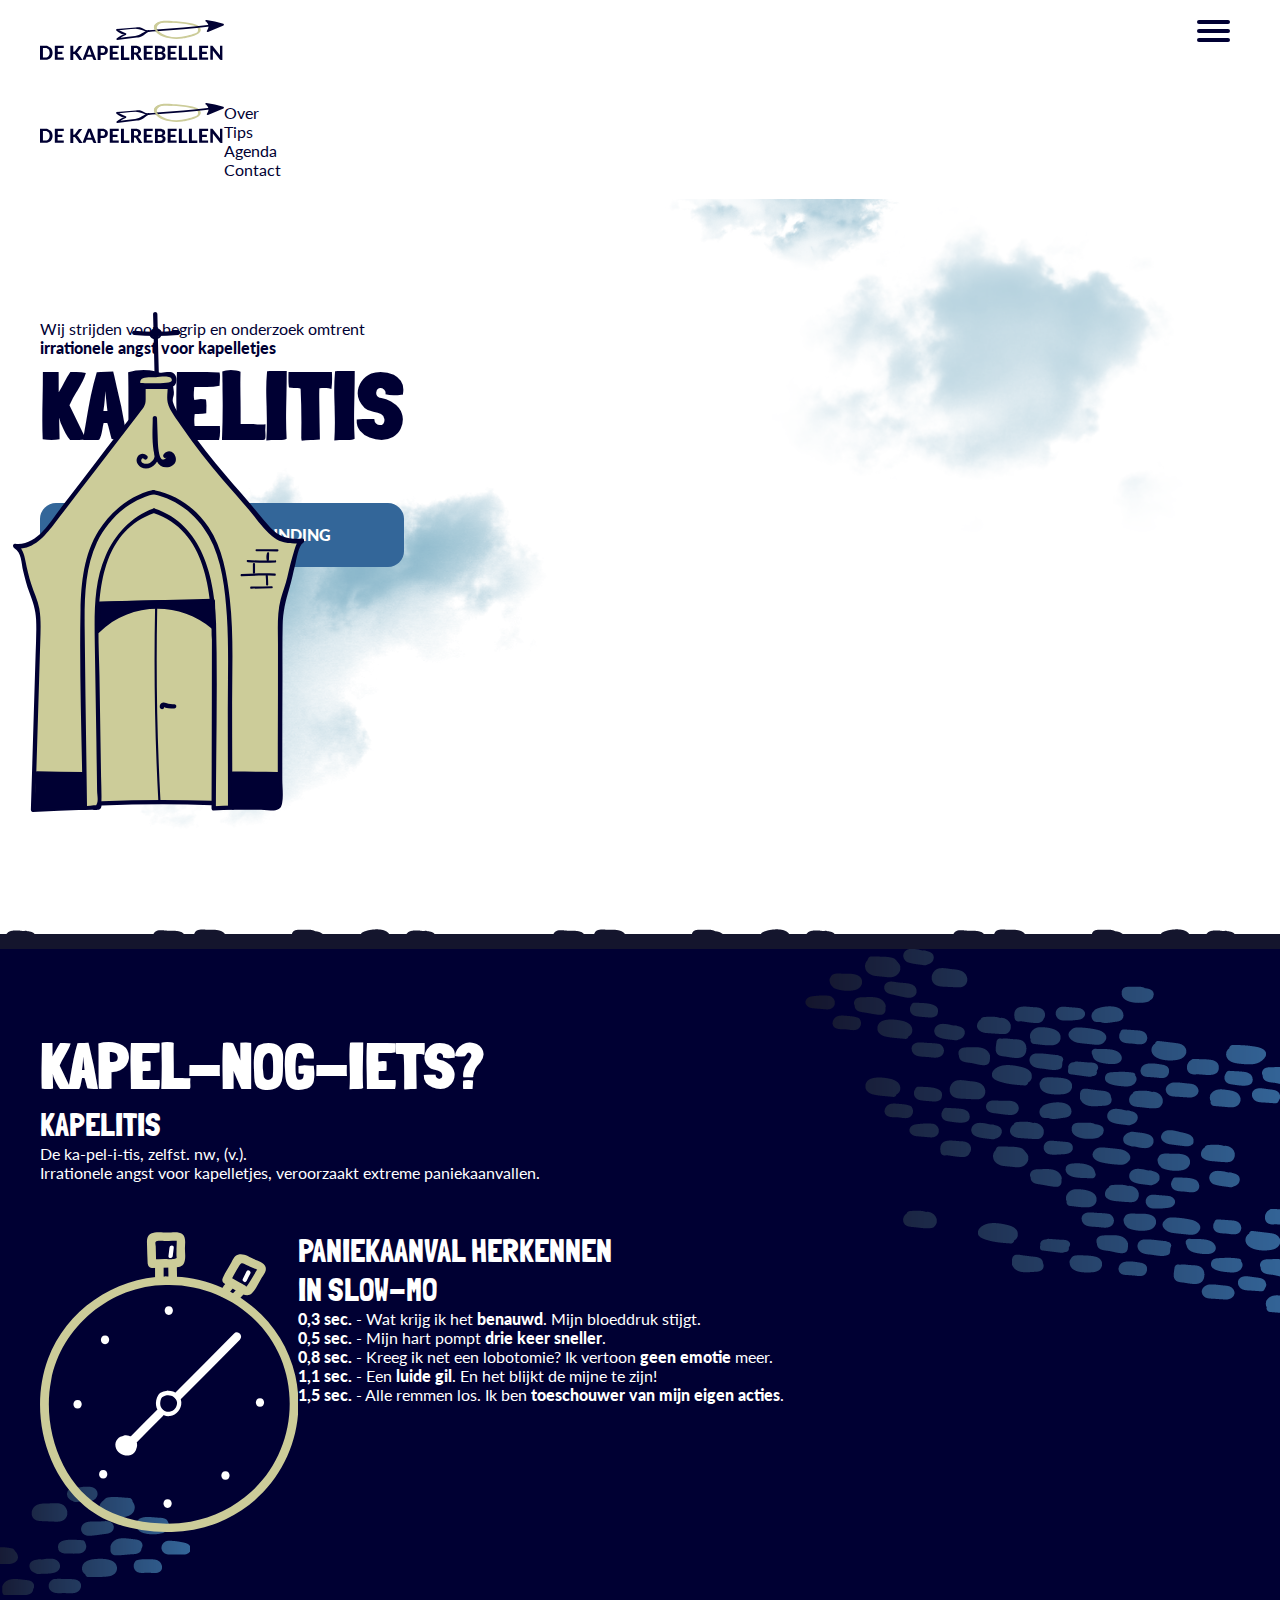
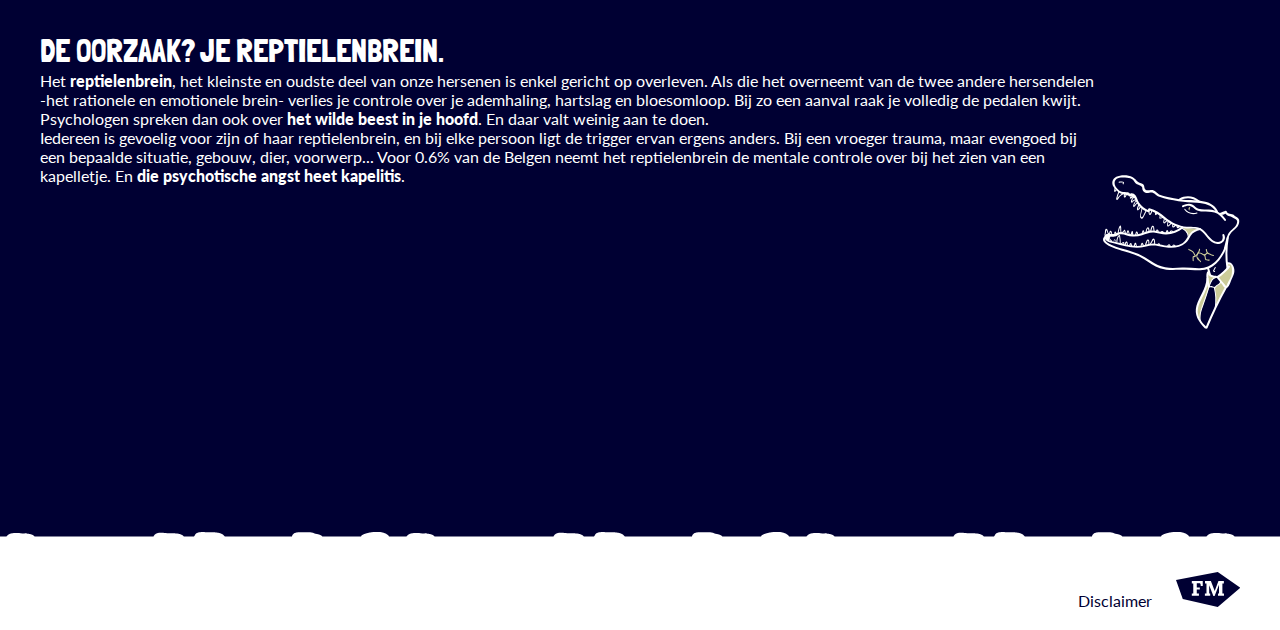
<file: index.html>
<!doctype html>
<html lang="nl">

<head>
    <!-- Required meta tags -->
    <meta charset="utf-8">
    <meta http-equiv="X-UA-Compatible" content="IE=edge">
    <meta name="viewport" content="width=device-width, initial-scale=1">
    <?xml version="1.0" encoding="utf-8"?>

    <!-- Bootstrap CSS & Jvascript source -->
    <link rel="stylesheet" href="https://stackpath.bootstrapcdn.com/bootstrap/4.1.3/css/bootstrap.min.css" integrity="sha384-MCw98/SFnGE8fJT3GXwEOngsV7Zt27NXFoaoApmYm81iuXoPkFOJwJ8ERdknLPMO"
        crossorigin="anonymous">
    <script src="https://stackpath.bootstrapcdn.com/bootstrap/4.1.3/js/bootstrap.min.js" integrity="sha384-ChfqqxuZUCnJSK3+MXmPNIyE6ZbWh2IMqE241rYiqJxyMiZ6OW/JmZQ5stwEULTy"
        crossorigin="anonymous"></script>

    <!-- Custom CSS x -->
    <link href="css/style.css" rel="stylesheet">

    <!-- Javascript files-->
    <script src="https://ajax.googleapis.com/ajax/libs/jquery/3.3.1/jquery.min.js"></script>
    <script src="js/main.js"></script>

    <!-- Favicon-->
    <link rel="icon" type="image/png" href="favicon.png" />

    <title>Kapelitis | De Kapelrebellen</title>
</head>

<body>

    <!-- mobile navbar-->
    <div class="container-fluid sticky-top d-md-none">
        <div class="row">
            <div class="col-5">
                <a class="navbar-brand" href="#">
                    <svg version="1.1" id="Laag_1" xmlns="http://www.w3.org/2000/svg" xmlns:xlink="http://www.w3.org/1999/xlink"
                        x="0px" y="0px" viewBox="0 0 131.5 28.6" style="enable-background:ne w 0 0 131.5 28.6;"
                        xml:space="preserve" height=40px>
                        <g>
                            <g>
                                <g>
                                    <path class="st0" d="M94.2,1.9c4.5,0.1,9.1,0.6,13.5,1.6c2.1,0.5,6.5,1,5.1,4.8c-0.5,1.4-6.1,2.6-7.8,3
                                        c-4.5,1.2-9.4,1.5-13.9,0.1c-1.9-0.6-11.9-4.3-5.4-8.9C87.5,1.2,92.1,1.9,94.2,1.9c0.8,0,0.8-1.2,0-1.2c-3.1-0.1-14.8-0.5-12.4,6
                                        c2.5,6.6,14.5,7.4,20.1,6.5c2.8-0.4,15.3-2.5,12.7-7.5c-1.3-2.5-5.1-3-7.5-3.5c-4.3-0.9-8.6-1.4-13-1.5
                                        C93.4,0.7,93.4,1.9,94.2,1.9L94.2,1.9z" />
                                </g>
                            </g>
                            <g>
                                <path class="st2" d="M130.9,3.3c-3.9-1.2-8-2.2-12.1-2.7c1.2,0.7,2.1,2.1,2.3,3.5s-0.3,2.9-1.3,4C123.8,6.4,126.9,5,130.9,3.3" />
                                <g>
                                    <path class="st2" d="M131.1,2.7c-4-1.2-8-2.1-12.1-2.7c-0.7-0.1-1.1,0.7-0.5,1.1c2.3,1.6,2.6,4.4,0.9,6.5c-0.5,0.6,0.1,1.2,0.7,1
                                        c3.7-1.6,7.4-3.2,11.1-4.7c0.7-0.3,0.1-1.4-0.6-1.1c-3.7,1.6-7.4,3.2-11.1,4.7c0.2,0.3,0.5,0.6,0.7,1c2.3-2.8,1.8-6.3-1.1-8.4
                                        c-0.2,0.4-0.3,0.7-0.5,1.1c4.1,0.6,8.1,1.5,12.1,2.7C131.5,4.1,131.8,3,131.1,2.7L131.1,2.7z" />
                                </g>
                            </g>
                            <g>
                                <g>
                                    <path class="st2" d="M121.4,3.4C108.8,4.9,96.1,6,83.5,6.8c-0.8,0-0.8,1.3,0,1.2c12.7-0.8,25.3-1.9,37.9-3.4
                                        C122.1,4.5,122.1,3.3,121.4,3.4L121.4,3.4z" />
                                </g>
                            </g>
                            <g>
                                <g>
                                    <path class="st2" d="M83.1,6.9c-1.8,0.1-3.7,0.3-5.5,0.4c-0.8,0.1-0.8,1.3,0,1.2c1.8-0.1,3.7-0.3,5.5-0.4
                                        C83.9,8.1,83.9,6.8,83.1,6.9L83.1,6.9z" />
                                </g>
                            </g>
                            <g>
                                <g>
                                    <path class="st2" d="M77.7,7.3c-2.6,0.3-3.3-1-5.3-1.7c-1.4-0.5-2.5-0.4-3.9-0.2C64,5.7,59.5,6.2,55,6.5c-0.6,0-0.8,0.8-0.3,1.1
                                        c2,1.5,4,2.5,6.3,3.3c0-0.4,0-0.8,0-1.2c-2.3,0.9-4.3,2-6.2,3.6c-0.4,0.3-0.1,1.1,0.4,1c4.6-0.5,9.3-0.9,14-1.7
                                        c1.3-0.2,2.6-0.4,3.7-1c1.8-0.9,2.9-2.5,4.9-3.2c0.7-0.2,0.4-1.4-0.3-1.2c-3.5,1.2-5.6,3.8-9.5,4.3c-4.2,0.6-8.5,1-12.7,1.5
                                        c0.1,0.3,0.3,0.7,0.4,1c1.9-1.5,3.4-2.4,5.6-3.3c0.6-0.2,0.6-1,0-1.2c-2.3-0.8-4.1-1.7-6-3.2c-0.1,0.4-0.2,0.8-0.3,1.1
                                        c4.4-0.2,9-1,13.4-1.1c3.3,0,6,2.2,9.2,1.9C78.4,8.4,78.4,7.2,77.7,7.3L77.7,7.3z" />
                                </g>
                            </g>
                            <g>
                                <g>
                                    <path class="st0" d="M84.7,8.1c-1.6-1.4-2.7-3.4-0.5-4.9C85,2.6,86,2.4,87,2.1c2.4-0.5,4.8-0.3,7.2-0.2c0.8,0,0.8-1.2,0-1.2
                                        C90.7,0.6,86,0.1,83,2.5c-2.4,2-1.2,4.7,0.8,6.4C84.4,9.5,85.3,8.6,84.7,8.1L84.7,8.1z" />
                                </g>
                            </g>
                        </g>
                        <g>
                            <path class="st2" d="M9,23.5c0,0.7-0.1,1.4-0.4,2c-0.2,0.6-0.6,1.1-1,1.6c-0.5,0.4-1,0.8-1.6,1c-0.6,0.3-1.3,0.4-2.1,0.4H0V18.5
                                h3.9c0.8,0,1.5,0.1,2.1,0.4c0.6,0.3,1.2,0.6,1.6,1c0.5,0.4,0.8,1,1,1.6S9,22.8,9,23.5z M6.9,23.5c0-0.5-0.1-1-0.2-1.4
                                c-0.1-0.4-0.3-0.8-0.6-1.1c-0.3-0.3-0.6-0.5-0.9-0.7s-0.8-0.2-1.3-0.2H2.1v6.8h1.8c0.5,0,0.9-0.1,1.3-0.2s0.7-0.4,0.9-0.7
                                s0.5-0.7,0.6-1.1C6.8,24.5,6.9,24.1,6.9,23.5z" />
                            <path class="st2" d="M12.7,20.1v2.6H16v1.6h-3.4v2.6H17v1.6h-6.4V18.5H17v1.6H12.7z" />
                            <path class="st2" d="M23.9,22.7h0.4c0.3,0,0.6-0.1,0.7-0.3l2.5-3.4c0.1-0.2,0.3-0.3,0.4-0.3s0.3-0.1,0.5-0.1h1.8l-3.2,4.1
                                c-0.2,0.3-0.4,0.5-0.6,0.6c0.2,0.1,0.3,0.1,0.4,0.3c0.1,0.1,0.3,0.2,0.4,0.4l3.3,4.7h-1.9c-0.1,0-0.2,0-0.3,0s-0.2,0-0.2-0.1
                                s-0.1-0.1-0.2-0.1c0,0-0.1-0.1-0.1-0.2l-2.6-3.6c-0.1-0.1-0.2-0.2-0.3-0.3c-0.1-0.1-0.3-0.1-0.5-0.1h-0.6v4.4h-2.1V18.5h2.1V22.7z" />
                            <path class="st2" d="M40.3,28.6h-1.6c-0.2,0-0.3,0-0.4-0.1S38,28.3,38,28.1l-0.7-1.9h-4l-0.7,1.9c0,0.1-0.1,0.2-0.2,0.3
                                c-0.1,0.1-0.3,0.1-0.4,0.1h-1.6l3.9-10.1h2.1L40.3,28.6z M36.8,24.8l-1.1-3.1c-0.1-0.2-0.1-0.4-0.2-0.6c-0.1-0.2-0.1-0.5-0.2-0.7
                                c-0.1,0.3-0.1,0.5-0.2,0.7s-0.1,0.4-0.2,0.6l-1.1,3.1H36.8z" />
                            <path class="st2" d="M44.6,18.5c0.7,0,1.3,0.1,1.8,0.2c0.5,0.2,0.9,0.4,1.2,0.7c0.3,0.3,0.6,0.6,0.7,1c0.2,0.4,0.2,0.8,0.2,1.3
                                c0,0.5-0.1,0.9-0.2,1.4c-0.2,0.4-0.4,0.8-0.7,1.1c-0.3,0.3-0.7,0.5-1.2,0.7s-1.1,0.2-1.8,0.2h-1.3v3.5h-2.1V18.5H44.6z M44.6,23.5
                                c0.7,0,1.1-0.2,1.4-0.5c0.3-0.3,0.5-0.7,0.5-1.3c0-0.3,0-0.5-0.1-0.7c-0.1-0.2-0.2-0.4-0.3-0.5c-0.2-0.1-0.4-0.3-0.6-0.3
                                c-0.2-0.1-0.5-0.1-0.8-0.1h-1.3v3.4H44.6z" />
                            <path class="st2" d="M52,20.1v2.6h3.4v1.6H52v2.6h4.3v1.6h-6.4V18.5h6.4v1.6H52z" />
                            <path class="st2" d="M63.9,26.9v1.7h-6V18.5H60v8.4H63.9z" />
                            <path class="st2" d="M73.2,28.6h-1.9c-0.4,0-0.6-0.1-0.8-0.4l-1.9-3.1c-0.1-0.1-0.2-0.2-0.3-0.3c-0.1-0.1-0.2-0.1-0.4-0.1h-0.7v3.8
                                h-2.1V18.5h3.2c0.7,0,1.3,0.1,1.8,0.2c0.5,0.1,0.9,0.3,1.2,0.6c0.3,0.3,0.6,0.6,0.7,0.9c0.1,0.4,0.2,0.8,0.2,1.2
                                c0,0.3,0,0.6-0.1,0.9s-0.2,0.6-0.4,0.8s-0.4,0.5-0.7,0.7c-0.3,0.2-0.6,0.3-0.9,0.5c0.1,0.1,0.3,0.2,0.4,0.3
                                c0.1,0.1,0.2,0.2,0.3,0.4L73.2,28.6z M68.3,23.3c0.3,0,0.6,0,0.9-0.1c0.2-0.1,0.4-0.2,0.6-0.4s0.3-0.3,0.3-0.5
                                c0.1-0.2,0.1-0.4,0.1-0.7c0-0.5-0.2-0.8-0.5-1.1c-0.3-0.3-0.8-0.4-1.4-0.4h-1.1v3.2H68.3z" />
                            <path class="st2" d="M76.3,20.1v2.6h3.4v1.6h-3.4v2.6h4.3v1.6h-6.4V18.5h6.4v1.6H76.3z" />
                            <path class="st2" d="M85.7,18.5c0.7,0,1.3,0.1,1.7,0.2c0.5,0.1,0.9,0.3,1.2,0.5c0.3,0.2,0.5,0.5,0.7,0.9c0.1,0.3,0.2,0.7,0.2,1.1
                                c0,0.2,0,0.5-0.1,0.7c-0.1,0.2-0.2,0.4-0.3,0.6c-0.1,0.2-0.3,0.4-0.5,0.5s-0.5,0.3-0.8,0.4c0.7,0.2,1.2,0.4,1.5,0.8
                                s0.5,0.8,0.5,1.4c0,0.4-0.1,0.8-0.2,1.2c-0.2,0.4-0.4,0.7-0.7,1s-0.7,0.5-1.2,0.6s-1,0.2-1.6,0.2h-3.9V18.5H85.7z M84.2,20.1v2.7
                                h1.4c0.3,0,0.6,0,0.8-0.1c0.2,0,0.4-0.1,0.6-0.2c0.2-0.1,0.3-0.2,0.4-0.4c0.1-0.2,0.1-0.4,0.1-0.6c0-0.3,0-0.5-0.1-0.6
                                s-0.2-0.3-0.3-0.4s-0.3-0.2-0.5-0.2s-0.5-0.1-0.8-0.1H84.2z M86,27c0.3,0,0.6,0,0.8-0.1c0.2-0.1,0.4-0.2,0.5-0.3
                                c0.1-0.1,0.2-0.3,0.3-0.5c0.1-0.2,0.1-0.4,0.1-0.5c0-0.2,0-0.4-0.1-0.5s-0.2-0.3-0.3-0.4c-0.1-0.1-0.3-0.2-0.5-0.3
                                c-0.2-0.1-0.5-0.1-0.8-0.1h-1.8V27H86z" />
                            <path class="st2" d="M93.4,20.1v2.6h3.4v1.6h-3.4v2.6h4.3v1.6h-6.4V18.5h6.4v1.6H93.4z" />
                            <path class="st2" d="M105.3,26.9v1.7h-6V18.5h2.1v8.4H105.3z" />
                            <path class="st2" d="M112.5,26.9v1.7h-6V18.5h2.1v8.4H112.5z" />
                            <path class="st2" d="M115.9,20.1v2.6h3.4v1.6h-3.4v2.6h4.3v1.6h-6.4V18.5h6.4v1.6H115.9z" />
                            <path class="st2" d="M130.4,18.5v10.1h-1.1c-0.2,0-0.3,0-0.4-0.1c-0.1-0.1-0.2-0.1-0.3-0.3l-5-6.4c0,0.2,0,0.3,0,0.5
                                c0,0.2,0,0.3,0,0.4v5.8h-1.8V18.5h1.1c0.1,0,0.2,0,0.2,0s0.1,0,0.2,0s0.1,0.1,0.1,0.1c0,0,0.1,0.1,0.2,0.2l5.1,6.4
                                c0-0.2,0-0.3,0-0.5c0-0.2,0-0.3,0-0.5v-5.8H130.4z" />
                        </g>

                    </svg>
                </a>
            </div>
            <div class="col-7">
                <nav role='navigation'>
                    <div id="menuToggle">
                        <!--A hidden checkbox, used as click reciever -->
                        <input type="checkbox" />

                        <!--Some spans to act as a hamburger-->
                        <span></span>
                        <span></span>
                        <span></span>

                        <!--The menu-->
                        <ul id="menu" class="hide-menu">
                            <a href="#">
                                <li>Over</li>
                            </a>
                            <a href="tips.html">
                                <li>Tips</li>
                            </a>
                            <a href="agenda.htm">
                                <li>Agenda</li>
                            </a>
                            <a href="contact.html">
                                <li>Contact</li>
                            </a>
                            <a href="crowdfunding.html">
                                <li>Crowdfunding</li>
                            </a>
                        </ul>
                    </div>
                </nav>
            </div>

        </div>
    </div>

    <!-- navbar on medium & large screens-->

    <div class="container-fluid sticky-top d-none d-md-block">
        <div class="row">
            <div class="col-1">

            </div>
            <div class="col-4">
                <a class="navbar-brand" href="#">
                    <svg version="1.1" id="Laag_1" xmlns="http://www.w3.org/2000/svg" xmlns:xlink="http://www.w3.org/1999/xlink"
                        x="0px" y="0px" viewBox="0 0 131.5 28.6" style="enable-background:ne w 0 0 131.5 28.6;"
                        xml:space="preserve" height=40px>
                        <g>
                            <g>
                                <g>
                                    <path class="st0" d="M94.2,1.9c4.5,0.1,9.1,0.6,13.5,1.6c2.1,0.5,6.5,1,5.1,4.8c-0.5,1.4-6.1,2.6-7.8,3
                                        c-4.5,1.2-9.4,1.5-13.9,0.1c-1.9-0.6-11.9-4.3-5.4-8.9C87.5,1.2,92.1,1.9,94.2,1.9c0.8,0,0.8-1.2,0-1.2c-3.1-0.1-14.8-0.5-12.4,6
                                        c2.5,6.6,14.5,7.4,20.1,6.5c2.8-0.4,15.3-2.5,12.7-7.5c-1.3-2.5-5.1-3-7.5-3.5c-4.3-0.9-8.6-1.4-13-1.5
                                        C93.4,0.7,93.4,1.9,94.2,1.9L94.2,1.9z" />
                                </g>
                            </g>
                            <g>
                                <path class="st2" d="M130.9,3.3c-3.9-1.2-8-2.2-12.1-2.7c1.2,0.7,2.1,2.1,2.3,3.5s-0.3,2.9-1.3,4C123.8,6.4,126.9,5,130.9,3.3" />
                                <g>
                                    <path class="st2" d="M131.1,2.7c-4-1.2-8-2.1-12.1-2.7c-0.7-0.1-1.1,0.7-0.5,1.1c2.3,1.6,2.6,4.4,0.9,6.5c-0.5,0.6,0.1,1.2,0.7,1
                                        c3.7-1.6,7.4-3.2,11.1-4.7c0.7-0.3,0.1-1.4-0.6-1.1c-3.7,1.6-7.4,3.2-11.1,4.7c0.2,0.3,0.5,0.6,0.7,1c2.3-2.8,1.8-6.3-1.1-8.4
                                        c-0.2,0.4-0.3,0.7-0.5,1.1c4.1,0.6,8.1,1.5,12.1,2.7C131.5,4.1,131.8,3,131.1,2.7L131.1,2.7z" />
                                </g>
                            </g>
                            <g>
                                <g>
                                    <path class="st2" d="M121.4,3.4C108.8,4.9,96.1,6,83.5,6.8c-0.8,0-0.8,1.3,0,1.2c12.7-0.8,25.3-1.9,37.9-3.4
                                        C122.1,4.5,122.1,3.3,121.4,3.4L121.4,3.4z" />
                                </g>
                            </g>
                            <g>
                                <g>
                                    <path class="st2" d="M83.1,6.9c-1.8,0.1-3.7,0.3-5.5,0.4c-0.8,0.1-0.8,1.3,0,1.2c1.8-0.1,3.7-0.3,5.5-0.4
                                        C83.9,8.1,83.9,6.8,83.1,6.9L83.1,6.9z" />
                                </g>
                            </g>
                            <g>
                                <g>
                                    <path class="st2" d="M77.7,7.3c-2.6,0.3-3.3-1-5.3-1.7c-1.4-0.5-2.5-0.4-3.9-0.2C64,5.7,59.5,6.2,55,6.5c-0.6,0-0.8,0.8-0.3,1.1
                                        c2,1.5,4,2.5,6.3,3.3c0-0.4,0-0.8,0-1.2c-2.3,0.9-4.3,2-6.2,3.6c-0.4,0.3-0.1,1.1,0.4,1c4.6-0.5,9.3-0.9,14-1.7
                                        c1.3-0.2,2.6-0.4,3.7-1c1.8-0.9,2.9-2.5,4.9-3.2c0.7-0.2,0.4-1.4-0.3-1.2c-3.5,1.2-5.6,3.8-9.5,4.3c-4.2,0.6-8.5,1-12.7,1.5
                                        c0.1,0.3,0.3,0.7,0.4,1c1.9-1.5,3.4-2.4,5.6-3.3c0.6-0.2,0.6-1,0-1.2c-2.3-0.8-4.1-1.7-6-3.2c-0.1,0.4-0.2,0.8-0.3,1.1
                                        c4.4-0.2,9-1,13.4-1.1c3.3,0,6,2.2,9.2,1.9C78.4,8.4,78.4,7.2,77.7,7.3L77.7,7.3z" />
                                </g>
                            </g>
                            <g>
                                <g>
                                    <path class="st0" d="M84.7,8.1c-1.6-1.4-2.7-3.4-0.5-4.9C85,2.6,86,2.4,87,2.1c2.4-0.5,4.8-0.3,7.2-0.2c0.8,0,0.8-1.2,0-1.2
                                        C90.7,0.6,86,0.1,83,2.5c-2.4,2-1.2,4.7,0.8,6.4C84.4,9.5,85.3,8.6,84.7,8.1L84.7,8.1z" />
                                </g>
                            </g>
                        </g>
                        <g>
                            <path class="st2" d="M9,23.5c0,0.7-0.1,1.4-0.4,2c-0.2,0.6-0.6,1.1-1,1.6c-0.5,0.4-1,0.8-1.6,1c-0.6,0.3-1.3,0.4-2.1,0.4H0V18.5
                                h3.9c0.8,0,1.5,0.1,2.1,0.4c0.6,0.3,1.2,0.6,1.6,1c0.5,0.4,0.8,1,1,1.6S9,22.8,9,23.5z M6.9,23.5c0-0.5-0.1-1-0.2-1.4
                                c-0.1-0.4-0.3-0.8-0.6-1.1c-0.3-0.3-0.6-0.5-0.9-0.7s-0.8-0.2-1.3-0.2H2.1v6.8h1.8c0.5,0,0.9-0.1,1.3-0.2s0.7-0.4,0.9-0.7
                                s0.5-0.7,0.6-1.1C6.8,24.5,6.9,24.1,6.9,23.5z" />
                            <path class="st2" d="M12.7,20.1v2.6H16v1.6h-3.4v2.6H17v1.6h-6.4V18.5H17v1.6H12.7z" />
                            <path class="st2" d="M23.9,22.7h0.4c0.3,0,0.6-0.1,0.7-0.3l2.5-3.4c0.1-0.2,0.3-0.3,0.4-0.3s0.3-0.1,0.5-0.1h1.8l-3.2,4.1
                                c-0.2,0.3-0.4,0.5-0.6,0.6c0.2,0.1,0.3,0.1,0.4,0.3c0.1,0.1,0.3,0.2,0.4,0.4l3.3,4.7h-1.9c-0.1,0-0.2,0-0.3,0s-0.2,0-0.2-0.1
                                s-0.1-0.1-0.2-0.1c0,0-0.1-0.1-0.1-0.2l-2.6-3.6c-0.1-0.1-0.2-0.2-0.3-0.3c-0.1-0.1-0.3-0.1-0.5-0.1h-0.6v4.4h-2.1V18.5h2.1V22.7z" />
                            <path class="st2" d="M40.3,28.6h-1.6c-0.2,0-0.3,0-0.4-0.1S38,28.3,38,28.1l-0.7-1.9h-4l-0.7,1.9c0,0.1-0.1,0.2-0.2,0.3
                                c-0.1,0.1-0.3,0.1-0.4,0.1h-1.6l3.9-10.1h2.1L40.3,28.6z M36.8,24.8l-1.1-3.1c-0.1-0.2-0.1-0.4-0.2-0.6c-0.1-0.2-0.1-0.5-0.2-0.7
                                c-0.1,0.3-0.1,0.5-0.2,0.7s-0.1,0.4-0.2,0.6l-1.1,3.1H36.8z" />
                            <path class="st2" d="M44.6,18.5c0.7,0,1.3,0.1,1.8,0.2c0.5,0.2,0.9,0.4,1.2,0.7c0.3,0.3,0.6,0.6,0.7,1c0.2,0.4,0.2,0.8,0.2,1.3
                                c0,0.5-0.1,0.9-0.2,1.4c-0.2,0.4-0.4,0.8-0.7,1.1c-0.3,0.3-0.7,0.5-1.2,0.7s-1.1,0.2-1.8,0.2h-1.3v3.5h-2.1V18.5H44.6z M44.6,23.5
                                c0.7,0,1.1-0.2,1.4-0.5c0.3-0.3,0.5-0.7,0.5-1.3c0-0.3,0-0.5-0.1-0.7c-0.1-0.2-0.2-0.4-0.3-0.5c-0.2-0.1-0.4-0.3-0.6-0.3
                                c-0.2-0.1-0.5-0.1-0.8-0.1h-1.3v3.4H44.6z" />
                            <path class="st2" d="M52,20.1v2.6h3.4v1.6H52v2.6h4.3v1.6h-6.4V18.5h6.4v1.6H52z" />
                            <path class="st2" d="M63.9,26.9v1.7h-6V18.5H60v8.4H63.9z" />
                            <path class="st2" d="M73.2,28.6h-1.9c-0.4,0-0.6-0.1-0.8-0.4l-1.9-3.1c-0.1-0.1-0.2-0.2-0.3-0.3c-0.1-0.1-0.2-0.1-0.4-0.1h-0.7v3.8
                                h-2.1V18.5h3.2c0.7,0,1.3,0.1,1.8,0.2c0.5,0.1,0.9,0.3,1.2,0.6c0.3,0.3,0.6,0.6,0.7,0.9c0.1,0.4,0.2,0.8,0.2,1.2
                                c0,0.3,0,0.6-0.1,0.9s-0.2,0.6-0.4,0.8s-0.4,0.5-0.7,0.7c-0.3,0.2-0.6,0.3-0.9,0.5c0.1,0.1,0.3,0.2,0.4,0.3
                                c0.1,0.1,0.2,0.2,0.3,0.4L73.2,28.6z M68.3,23.3c0.3,0,0.6,0,0.9-0.1c0.2-0.1,0.4-0.2,0.6-0.4s0.3-0.3,0.3-0.5
                                c0.1-0.2,0.1-0.4,0.1-0.7c0-0.5-0.2-0.8-0.5-1.1c-0.3-0.3-0.8-0.4-1.4-0.4h-1.1v3.2H68.3z" />
                            <path class="st2" d="M76.3,20.1v2.6h3.4v1.6h-3.4v2.6h4.3v1.6h-6.4V18.5h6.4v1.6H76.3z" />
                            <path class="st2" d="M85.7,18.5c0.7,0,1.3,0.1,1.7,0.2c0.5,0.1,0.9,0.3,1.2,0.5c0.3,0.2,0.5,0.5,0.7,0.9c0.1,0.3,0.2,0.7,0.2,1.1
                                c0,0.2,0,0.5-0.1,0.7c-0.1,0.2-0.2,0.4-0.3,0.6c-0.1,0.2-0.3,0.4-0.5,0.5s-0.5,0.3-0.8,0.4c0.7,0.2,1.2,0.4,1.5,0.8
                                s0.5,0.8,0.5,1.4c0,0.4-0.1,0.8-0.2,1.2c-0.2,0.4-0.4,0.7-0.7,1s-0.7,0.5-1.2,0.6s-1,0.2-1.6,0.2h-3.9V18.5H85.7z M84.2,20.1v2.7
                                h1.4c0.3,0,0.6,0,0.8-0.1c0.2,0,0.4-0.1,0.6-0.2c0.2-0.1,0.3-0.2,0.4-0.4c0.1-0.2,0.1-0.4,0.1-0.6c0-0.3,0-0.5-0.1-0.6
                                s-0.2-0.3-0.3-0.4s-0.3-0.2-0.5-0.2s-0.5-0.1-0.8-0.1H84.2z M86,27c0.3,0,0.6,0,0.8-0.1c0.2-0.1,0.4-0.2,0.5-0.3
                                c0.1-0.1,0.2-0.3,0.3-0.5c0.1-0.2,0.1-0.4,0.1-0.5c0-0.2,0-0.4-0.1-0.5s-0.2-0.3-0.3-0.4c-0.1-0.1-0.3-0.2-0.5-0.3
                                c-0.2-0.1-0.5-0.1-0.8-0.1h-1.8V27H86z" />
                            <path class="st2" d="M93.4,20.1v2.6h3.4v1.6h-3.4v2.6h4.3v1.6h-6.4V18.5h6.4v1.6H93.4z" />
                            <path class="st2" d="M105.3,26.9v1.7h-6V18.5h2.1v8.4H105.3z" />
                            <path class="st2" d="M112.5,26.9v1.7h-6V18.5h2.1v8.4H112.5z" />
                            <path class="st2" d="M115.9,20.1v2.6h3.4v1.6h-3.4v2.6h4.3v1.6h-6.4V18.5h6.4v1.6H115.9z" />
                            <path class="st2" d="M130.4,18.5v10.1h-1.1c-0.2,0-0.3,0-0.4-0.1c-0.1-0.1-0.2-0.1-0.3-0.3l-5-6.4c0,0.2,0,0.3,0,0.5
                                c0,0.2,0,0.3,0,0.4v5.8h-1.8V18.5h1.1c0.1,0,0.2,0,0.2,0s0.1,0,0.2,0s0.1,0.1,0.1,0.1c0,0,0.1,0.1,0.2,0.2l5.1,6.4
                                c0-0.2,0-0.3,0-0.5c0-0.2,0-0.3,0-0.5v-5.8H130.4z" />
                        </g>
                    </svg></a>
            </div>
            <div class="col-6">
                <ul class="nav justify-content-end">
                    <li class="nav-item">
                        <a class="nav-link" href="#">Over</a>
                    </li>
                    <li class="nav-item">
                        <a class="nav-link" href="tips.html">Tips</a>
                    </li>
                    <li class="nav-item">
                        <a class="nav-link" href="agenda.htm">Agenda</a>
                    </li>
                    <li class="nav-item">
                        <a class="nav-link" href="contact.html">Contact</a>
                    </li>
                </ul>
            </div>
            <div class="col-1">
            </div>
        </div>
    </div>


    <!-- clouds in the back-->

    <div class="movingclouds1">
        <img src="images/wolk1.png" class="cloud1" alt="bewegende wolken" title="">
    </div>

    <div class="movingclouds2 d-none d-lg-block">
        <img src="images/wolk2.png" class="cloud2" alt="bewegende wolken" title="">
    </div>

    <div class="movingclouds3 d-none d-lg-block">
        <img src="images/wolk3.png" class="cloud3" alt="bewegende wolken" title="">
    </div>

    <!-- header above the fold -->

    <div class="container-fluid header">
        <div class="row above-the-fold">
            <div class="col-md-1 d-none d-md-block">

            </div>
            <div class="col-12 col-md-8 col-lg-6 main-info">
                <p>Wij strijden voor begrip en onderzoek omtrent<br>
                    <strong>irrationele angst voor kapelletjes</strong></p>
                <h1>Kapelitis</h1>
                <a href="crowdfunding.html"><button type="button" class="bttns">Steun de crowdfunding</button></a>
            </div>
            <div class="col-md-1 .d-none .d-md-block .d-lg-none">

            </div>
            <div class="col-12 col-lg-4 chapel">
                <svg class="chapel-img" version="1.1" id="Laag_1" xmlns="http://www.w3.org/2000/svg" xmlns:xlink="http://www.w3.org/1999/xlink"
                    x="0px" y="0px" viewBox="0 0 161.1 277" style="enable-background:new 0 0 161.1 277;" xml:space="preserve">
                    <title>Opgepast: kapel</title>
                    <g>
                        <path class="st0" d="M110.7,272.2c0,0-0.2,2.8,3,2.7c3.2-0.1,31.9-0.6,31.9-0.6l2.5-21l0.2-87.7l9.7-37.8l-7.2-1.2
                       c0,0-6.2-1.9-13.3-10.6S93.2,60.8,93.2,60.8l-6.6-9.6l0.8-11.5l1.8-2.7l-2.5-2.3L69,36.2l1.5,4.8l1.5,0.7l1,8.9l-53.5,68
                       c0,0-7.7,10.6-16.4,12.3c1.1,3.4,3.5,8.3,4.3,14.4c0.8,6.1,5.9,16.5,5.9,16.5s1.3,14.8,0.9,26.3c-0.4,11.6-3.6,88-3.6,88l35.8-1.2
                       l2.8-2.1c0,0,53.6-2,60.4-0.3C110.2,272,110.7,272.2,110.7,272.2z" />
                        <g>
                            <g>
                                <g>
                                    <path class="st2" d="M49.2,273.4c20.3-0.8,40.7-0.9,61-0.2c1.6,0.1,1.6-2.4,0-2.4c-20.3-0.7-40.7-0.6-61,0.2
                                   C47.6,271.1,47.6,273.5,49.2,273.4L49.2,273.4z" />
                                </g>
                            </g>
                            <g>
                                <g>
                                    <path class="st2" d="M77.6,98.6c-12.6,2.8-23.2,11.8-30.1,22.5c-8.2,12.9-9.8,29-10.1,44c-0.7,36.3,0.8,72.8,1.2,109.1
                                   c0,1.6,2.5,1.6,2.4,0c-0.4-33.4-1-66.7-1.3-100.1c-0.1-15.4,0.1-32.1,6.8-46.4c6-12.7,17.7-23.7,31.6-26.8
                                   C79.8,100.6,79.1,98.3,77.6,98.6L77.6,98.6z" />
                                </g>
                            </g>
                            <g>
                                <g>
                                    <path class="st2" d="M77.6,101c13.5,2.8,24.3,11.4,30.9,23.3c7.3,13.1,9,29.4,10,44.1c1.1,17.4,0.5,34.9,0.5,52.3
                                   c0,17.9,0.1,35.8,0.1,53.6c0,1.6,2.5,1.6,2.4,0c0-19.2-0.1-38.4-0.1-57.6c0-19.2,0.9-38.8-1.3-57.9c-1.6-13.7-4-27.8-11.7-39.5
                                   c-7.1-10.6-17.5-18.1-30.1-20.6C76.7,98.3,76.1,100.7,77.6,101L77.6,101z" />
                                </g>
                            </g>
                            <g>
                                <g>
                                    <path class="st2" d="M40,273.3c-9.6,0.4-19.2,0.8-28.9,1.2c0.4,0.4,0.8,0.8,1.2,1.2c0.9-31.1,1.9-62.1,2.8-93.2
                                   c0.2-6,0.5-12.1-0.5-18.1c-0.8-4.8-3.1-9.1-4.5-13.7c-1.3-4.2-2.4-8.5-3.2-12.8c-0.7-3.9-1.6-7.2-5.2-9.3
                                   c-0.2,0.8-0.4,1.5-0.6,2.3c9.6,1.2,16-6.2,21.4-13.1c7.9-10.2,15.7-20.5,23.6-30.7C54,76.8,61.8,66.6,69.7,56.3
                                   c2.4-3.1,3.8-4.2,3.8-7.8c0-2.3,0-4.7,0-7c-0.4,0.4-0.8,0.8-1.2,1.2c4.9,0,9.7,0,14.6,0c-0.4-0.4-0.8-0.8-1.2-1.2
                                   c0,2.7-0.6,6,0,8.6c1,4.6,5.4,9.8,8,13.7c6.8,10.2,14.6,19.8,22.5,29.1c5.7,6.7,11.8,13.2,17.3,20.1c3.3,4.3,7,9,11.4,12.2
                                   c4.4,3.2,9.8,3.2,15.1,2.8c-0.2-0.8-0.4-1.5-0.6-2.3c-2.2,1.1-3,4.7-3.7,6.8c-1.5,4.7-2.6,9.5-3.7,14.3c-1,4.2-2.6,8.2-3.7,12.4
                                   c-2.1,8.1-1.5,16.7-1.5,25c0,18.6,0,37.2-0.1,55.8c0,9.3,0,18.6,0,27.9c0,1,0,2,0,3c-0.9,2.2-2.4,3-4.4,2.5
                                   c-2,0.3-4.5-0.1-6.5,0c-4.7,0-9.3,0.1-14-0.1c-1.6-0.1-1.6,2.4,0,2.4c4.7,0.2,9.3,0.1,14,0.1c3.2,0,7.5,0.9,10.5-0.1
                                   c1.9-0.6,2.4-1.7,2.8-3.6c0.8-4,0.1-9,0.1-13.1c0-18.9,0-37.8,0.1-56.8c0-9.5-0.1-19,0.1-28.5c0.1-7.3,1.6-13.7,3.7-20.6
                                   c1.3-4.2,2.1-8.6,3.2-12.9c0.7-2.6,1.8-10.9,4.5-12.4c1.1-0.5,0.6-2.4-0.6-2.3c-7.2,0.5-12.2-0.5-17.4-5.9
                                   c-3-3.2-5.8-6.5-8.5-9.9c-5.3-6.5-11.1-12.7-16.5-19.2c-7.5-8.9-14.8-17.9-21.3-27.5c-2.6-3.8-6.7-8.7-7.9-13.2
                                   c-0.7-2.5-0.2-5.8-0.2-8.5c0-0.7-0.6-1.2-1.2-1.2c-4.9,0-9.7,0-14.6,0c-0.7,0-1.2,0.6-1.2,1.2c0,1.9,0,3.8,0,5.7
                                   c0,0.9,0.2,2.2,0,3.1c-0.5,1.7-2.3,3.4-3.5,4.8C60.7,64,53.9,72.9,47,81.8c-6.6,8.7-13.3,17.3-19.9,26
                                   c-6.3,8.2-13.8,22-25.9,20.6c-1.3-0.2-1.6,1.7-0.6,2.3c4.2,2.5,4,8.2,5,12.6c1,4.1,2,8.2,3.5,12.1c1.9,5.1,3.5,9.6,3.7,15.1
                                   c0.3,6.6-0.1,13.3-0.3,19.9c-0.9,28.5-1.7,56.9-2.6,85.4c0,0.6,0.6,1.3,1.2,1.2c9.6-0.4,19.2-0.8,28.9-1.2
                                   C41.6,275.7,41.6,273.3,40,273.3L40,273.3z" />
                                </g>
                            </g>
                            <g>
                                <g>
                                    <path class="st2" d="M69.8,41.8c3.7,0,7.3-0.1,11-0.1c2.2,0,5.8,0.7,7.9-0.4c2.4-1.2,2.5-5.8,0.4-7.3c-1.7-1.3-5-0.4-6.9-0.3
                                   c-3.5,0.1-7.1,0-10.5,0.4c-3.6,0.5-4.3,2.9-3.5,6.3c0.4,1.5,2.7,0.9,2.4-0.7c-1.1-4.4,6.1-3.4,8.6-3.5c1.8-0.1,9.1-1.6,8.8,1.7
                                   c-0.2,2.3-15.8,1.4-18.1,1.4C68.2,39.4,68.2,41.8,69.8,41.8L69.8,41.8z" />
                                </g>
                            </g>
                            <g>
                                <g>
                                    <path class="st2" d="M77.6,1.2c0.3,11,0.6,21.9,0.8,32.9c0,1.6,2.5,1.6,2.4,0c-0.3-11-0.6-21.9-0.8-32.9
                                   C80-0.4,77.5-0.4,77.6,1.2L77.6,1.2z" />
                                </g>
                            </g>
                            <g>
                                <g>
                                    <path class="st2" d="M67.2,12.8c8.1,0.7,16.2,0.7,24.3-0.1c1.6-0.2,1.6-2.6,0-2.4c-8.1,0.8-16.2,0.9-24.3,0.1
                                   C65.6,10.2,65.6,12.6,67.2,12.8L67.2,12.8z" />
                                </g>
                            </g>
                            <g>
                                <g>
                                    <path class="st2" d="M77.4,58.8c0.2,5.4-2.4,29.9,9.3,27c7.5-1.9,1.7-12.6-3.2-7c-1,1.2,0.7,2.9,1.7,1.7
                                   c-4.7,5.4-4.9-8.1-5-10.2c-0.1-3.8-0.3-7.7-0.4-11.5C79.8,57.3,77.4,57.3,77.4,58.8L77.4,58.8z" />
                                </g>
                            </g>
                            <g>
                                <g>
                                    <path class="st2" d="M78.4,78.9c0.4,2.1-1.3,4.3-3.3,5c-0.9,0.3-2,0.3-2.9-0.1c-0.6-0.3-1-0.7-1.2-1.3c0.2-1.5,0.8-1.9,1.6-1.1
                                   c1.1,1.2,2.8-0.6,1.7-1.7c-1.5-1.6-4-1.5-5.2,0.4c-1.4,2.1-0.3,4.7,1.8,5.9c4.9,2.6,10.7-2.6,9.8-7.6
                                   C80.5,76.7,78.1,77.4,78.4,78.9L78.4,78.9z" />
                                </g>
                            </g>
                            <g>
                                <g>
                                    <path class="st2" d="M77.8,111.3c29.2,9.5,32.4,44.3,32.4,70.2c0,31.2-0.1,62.3-0.2,93.5c0,0.6,0.6,1.3,1.2,1.2
                                   c3.5-0.1,7.1-0.3,10.6-0.4c1.6-0.1,1.6-2.5,0-2.4c-3.5,0.1-7.1,0.3-10.6,0.4c0.4,0.4,0.8,0.8,1.2,1.2c0.1-34.2,1-68.6,0.1-102.8
                                   c-0.7-24.8-7.5-54.6-34.1-63.3C77,108.4,76.3,110.8,77.8,111.3L77.8,111.3z" />
                                </g>
                            </g>
                            <g>
                                <g>
                                    <path class="st2" d="M77.8,108.9c-12.3,4.4-21.5,14.5-26.6,26.4c-6.5,14.9-6.1,31.9-5.9,47.8c0.3,18.3,0.6,36.6,0.9,54.9
                                   c0.1,9.1,0.3,18.3,0.4,27.4c0,1.7,0.7,5,0,6.7c-0.8,1.8-0.2,0.9-1.9,1.2c-2.7,0.6-6,0.2-8.7,0.2c-1.6,0-1.6,2.4,0,2.4
                                   c2.5,0,5.1-0.1,7.6-0.2c1.2,0,3.6,0.5,4.6-0.3c1.2-1,0.8-3.3,0.8-4.7c0.1-4.4-0.1-8.8-0.2-13.1c-0.3-18.6-0.6-37.2-0.9-55.9
                                   c-0.5-30.3-5.8-77.6,30.3-90.4C79.9,110.8,79.3,108.4,77.8,108.9L77.8,108.9z" />
                                </g>
                            </g>
                            <g>
                                <g>
                                    <path class="st2" d="M47.6,161.7c20.6-0.8,41.2-1.1,61.9-0.9c0.8,0,0.8-1.2,0-1.2c-20.6-0.2-41.2,0.1-61.9,0.9
                                   C46.8,160.5,46.8,161.7,47.6,161.7L47.6,161.7z" />
                                </g>
                            </g>
                            <g>
                                <path class="st2" d="M47.6,161.7l63.1-1.6l0.4,14.5c-9-7.9-20.5-12-32.5-11.5s-23.3,5-31.6,13.6L47.6,161.7z" />
                                <g>
                                    <path class="st2" d="M47.6,162.9c21-0.5,42.1-1.1,63.1-1.6c-0.4-0.4-0.8-0.8-1.2-1.2c0.1,4.8,0.3,9.6,0.4,14.5
                                   c0.7-0.3,1.4-0.6,2.1-0.9C92.8,157.5,64,157.9,46,175.8c0.7,0.3,1.4,0.6,2.1,0.9c0.2-5,0.4-10,0.7-15c0.1-1.6-2.4-1.6-2.4,0
                                   c-0.2,5-0.4,10-0.7,15c0,1.1,1.4,1.6,2.1,0.9c17-16.9,44.3-17.4,62.4-2.1c0.8,0.6,2.1,0.3,2.1-0.9c-0.1-4.8-0.3-9.6-0.4-14.5
                                   c0-0.6-0.5-1.2-1.2-1.2c-21,0.5-42.1,1.1-63.1,1.6C46,160.5,46,163,47.6,162.9z" />
                                </g>
                            </g>
                            <g>
                                <g>
                                    <path class="st2" d="M78.7,164.5c-0.7,35.4-0.1,70.8,1.8,106.2c0,0.8,1.3,0.8,1.2,0c-1.9-35.4-2.5-70.8-1.8-106.2
                                   C80,163.7,78.7,163.7,78.7,164.5L78.7,164.5z" />
                                </g>
                            </g>
                            <g>
                                <g>
                                    <path class="st2" d="M12.1,257.2c8.6,0.5,17.1,1.1,25.7,1.6c1.6,0.1,1.6-2.3,0-2.4c-8.6-0.5-17.1-1.1-25.7-1.6
                                   C10.6,254.6,10.6,257.1,12.1,257.2L12.1,257.2z" />
                                </g>
                            </g>
                            <g>
                                <g>
                                    <path class="st2" d="M121.8,257c8.3,0.1,16.5,0.1,24.8,0.2c1.6,0,1.6-2.4,0-2.4c-8.3-0.1-16.5-0.1-24.8-0.2
                                   C120.2,254.5,120.2,257,121.8,257L121.8,257z" />
                                </g>
                            </g>
                            <g>
                                <g>
                                    <path class="st2" d="M38.9,254.8c-8.5-0.1-17-0.2-25.6-0.4c-1.6,0-1.6,2.4,0,2.4c8.5,0.1,17,0.2,25.6,0.4
                                   C40.5,257.3,40.5,254.8,38.9,254.8L38.9,254.8z" />
                                </g>
                            </g>
                            <g>
                                <g>
                                    <path class="st2" d="M81.6,10.3c-2.1-4.2-8.5,1.4-4.9,4.1c1.4,1.1,3.5,0.8,4.8-0.3c1.3-1.2,1.3-3.3-0.1-4.4
                                   c-1.5-1.1-3.9-0.4-4.3,1.5c-0.3,1.5,1.5,3.2,2.9,2.1c1.3-1,0.8-3-0.8-3.2c-1.5-0.2-2.6,1.8-1.3,2.8c1.4,1.1,3.4-1.1,1.8-2.1
                                   c-0.6-0.4-1.5-0.1-1.6,0.7c0,0.4,0.1,0.7,0.4,0.9c0.1,0.1,0.2,0.1,0.3,0.2c0.1,0,0.3,0.1,0.4,0.1c0.3-0.1,0.4,0,0.3,0.2
                                   c0,0.4,0,0.7,0,1.1c1.3-0.7,2.7-2.3,1.6-3.8c-1-1.5-3.1-0.8-4,0.4c-0.9,1.3-1,3.4,0.7,4.1c1.5,0.6,2.8-1,2.1-2.4
                                   c-0.3-0.7-1.4-0.1-1.1,0.6c0.1,0.6-0.2,0.7-1,0.4c-0.3-0.4-0.4-0.8-0.2-1.3c0.2-0.5,0.6-1.1,1.1-1.3c0.8-0.3,1.6,0.2,1.3,1.1
                                   c-0.2,0.6-0.8,0.9-1.3,1.2c-0.4,0.2-0.4,0.9,0,1.1c1,0.5,2.5-0.2,2-1.5c-0.2-0.5-0.7-1-1.2-0.9c-0.2-0.1-0.4,0-0.5,0.3
                                   c-0.4,0.4-0.5,0.4-0.1,0c0.2-0.4,0.3-0.4,0.4,0c0.2,0.2,0.2,0.3,0,0.5c0,0.3-0.2,0.3-0.5,0.2c-0.4,0.1-0.5-0.1-0.5-0.5
                                   c-0.2-0.6,0.3-1.1,0.8-1.3c1.3-0.4,2.5,1,1.9,2.2c-0.5,0.9-1.7,1.4-2.7,1.2c-3.8-0.7,0.6-5.9,2.1-2.9
                                   C80.9,11.6,81.9,11,81.6,10.3L81.6,10.3z" />
                                </g>
                            </g>
                            <g>
                                <g>
                                    <path class="st2" d="M83.7,218.8c0-0.5-0.1-0.4-0.2,0.1c0.3,0.1,0.6,0.2,1,0.3c0.5,0.1,1,0.2,1.5,0.3c1.1,0.2,2.2,0.2,3.3,0.2
                                   c1.6-0.1,1.6-2.5,0-2.4c-1.1,0.1-2.1,0-3.2-0.2c-0.9-0.2-1.7-0.6-2.6-0.7c-1.5-0.2-2.3,1.1-2.2,2.5
                                   C81.4,220.4,83.9,220.4,83.7,218.8L83.7,218.8z" />
                                </g>
                            </g>
                            <g>
                                <g>
                                    <path class="st2" d="M132.9,139.7c0,1.6,0,3.1,0,4.7c0,0.8,1.2,0.8,1.2,0c0-1.6,0-3.1,0-4.7
                                   C134.1,138.9,132.9,138.9,132.9,139.7L132.9,139.7z" />
                                </g>
                            </g>
                            <g>
                                <g>
                                    <path class="st2" d="M130.1,138.6c5,0.3,10.1,0.4,15.1,0.2c0.8,0,0.8-1.3,0-1.2c-5,0.2-10.1,0.1-15.1-0.2
                                   C129.3,137.3,129.3,138.5,130.1,138.6L130.1,138.6z" />
                                </g>
                            </g>
                            <g>
                                <g>
                                    <path class="st2" d="M140.7,133.6c-0.4,1.3-0.4,2.7-0.1,4c0.2,0.7,1.2,0.5,1.2-0.2c0-1.3,0.1-2.5,0.1-3.8
                                   C142,132.9,140.8,132.9,140.7,133.6c0,1.3,0,2.6-0.1,3.8c0.4-0.1,0.8-0.1,1.2-0.2c-0.3-1.1-0.3-2.2,0.1-3.3
                                   C142.1,133.2,141,132.9,140.7,133.6L140.7,133.6z" />
                                </g>
                            </g>
                            <g>
                                <g>
                                    <path class="st2" d="M134.9,132.6c3.9,0,7.8,0.1,11.6,0.1c0.8,0,0.8-1.2,0-1.2c-3.9,0-7.8-0.1-11.6-0.1
                                   C134.2,131.3,134.2,132.6,134.9,132.6L134.9,132.6z" />
                                </g>
                            </g>
                            <g>
                                <g>
                                    <path class="st2" d="M126.7,146.4c6.1-0.4,12.2-0.5,18.3-0.3c0.8,0,0.8-1.2,0-1.2c-6.1-0.2-12.2-0.1-18.3,0.3
                                   C125.9,145.2,125.9,146.5,126.7,146.4L126.7,146.4z" />
                                </g>
                            </g>
                            <g>
                                <g>
                                    <path class="st2" d="M140,146.2c0.2,1.6,0.2,3.2,0.2,4.8c0,0.8,1.2,0.8,1.2,0c0-1.6-0.1-3.2-0.2-4.8
                                   C141.2,145.4,140,145.4,140,146.2L140,146.2z" />
                                </g>
                            </g>
                            <g>
                                <g>
                                    <path class="st2" d="M143.3,151.9c-3.8,0.1-7.6,0.1-11.3,0.2c-0.8,0-0.8,1.2,0,1.2c3.8-0.1,7.6-0.1,11.3-0.2
                                   C144.1,153.2,144.1,151.9,143.3,151.9L143.3,151.9z" />
                                </g>
                            </g>
                            <polygon class="st2" points="39.2,256.8 39.2,273.8 11.8,275 12.7,256.8" />
                            <path class="st2" d="M120.7,255.9l0.3,18.4h23.3c0,0,3.5,0.6,3.5-8.2c0-8.8-0.7-10.4-0.7-10.4L120.7,255.9z" />
                        </g>
                    </g>
                </svg>

            </div>
            <div class="col-md-1 d-none d-md-block">

            </div>
        </div>
    </div>

    <!-- cobbled transition -->
    <div class="container-fluid cobbled-road">

    </div>

    <!-- info below the fold -->
    <div class="container-fluid below-the-fold">
        <div class="row">
            <div class="col-md-1 d-none d-md-block">
            </div>
            <div class="col-12 col-md-6 what">
                <h2>Kapel-nog-iets?</h2>
                <h3>Kapelitis</h3>
                <p>De ka-pel-i-tis, zelfst. nw, (v.).<br>
                    Irrationele angst voor kapelletjes, veroorzaakt extreme paniekaanvallen.</p>
            </div>
            <div class="col-12 col-md-5">
            </div>
        </div>
        <div class="row about">
            <div class="col-md-1 space-left d-none d-md-block">
            </div>
            <div class="col-12 col-md-4 slowmo">
                <h3>Paniekaanval herkennen <br>in slow-mo</h3>
                <ul>
                    <li>
                        <strong>0,3 sec. </strong> - Wat krijg ik het <strong>benauwd</strong>. Mijn bloeddruk stijgt.
                    </li>
                    <li>
                        <strong>0,5 sec.</strong> - Mijn hart pompt <strong>drie keer sneller</strong>.
                    </li>
                    <li>
                        <strong>0,8 sec.</strong> - Kreeg ik net een lobotomie? Ik vertoon <strong>geen emotie</strong>
                        meer.
                    </li>
                    <li>
                        <strong>1,1 sec.</strong> - Een <strong>luide gil</strong>. En het blijkt de mijne te zijn!
                    </li>
                    <li>
                        <strong>1,5 sec.</strong> - Alle remmen los. Ik ben <strong>toeschouwer van mijn eigen acties</strong>.
                    </li>
                </ul>

            </div>
            <div class="col-12 col-md-6 stopwatch">
                <!-- Generator: Adobe Illustrator 23.0.1, SVG Export Plug-In . SVG Version: 6.00 Build 0)  -->
                <svg class="stopwatch-img" version="1.1" id="Laag_1" xmlns="http://www.w3.org/2000/svg" xmlns:xlink="http://www.w3.org/1999/xlink"
                    x="0px" y="0px" viewBox="0 0 150.4 174.7" style="enable-background:new 0 0 150.4 174.7;" xml:space="preserve"
                    height=300px>
                    <title>Chrono</title>
                    <g>
                        <g>
                            <g>
                                <path class="st0" d="M73,30.9c28.5-1,56.3,15.9,67.2,42.5c11,26.9,4.3,58.4-17.2,77.9c-9.8,8.9-22.2,15.1-35.3,17.4
                                        c-15.8,2.7-35.2,0.6-49.4-6.9c-25.9-13.7-37.3-48-31.8-75.5C12.5,55.1,41.1,31.3,73,30.9c3.2,0,3.2-5,0-5
                                        c-29.7,0.4-57.9,20-68.3,47.9c-10.8,29-2.6,65.5,21.3,85.7c13.1,11.1,30.9,14.9,47.7,15.2c15.5,0.3,30.7-3.9,43.7-12.6
                                        c25.7-17.2,38-48.2,31.3-78.4c-7.7-34.7-40.3-59-75.6-57.8C69.8,26,69.7,31,73,30.9L73,30.9z" />
                            </g>
                        </g>
                        <g>
                            <g>
                                <path class="st1" d="M74.1,92.5c-1.9,0.3-4.1,0.7-5.2,2.4c-1.2,1.7-1.6,4.2-1.3,6.2c0.5,3.9,4.3,6.6,8.1,6.1
                                        c3.9-0.5,6.8-4.1,6.6-8c-0.2-4.1-4-6.9-7.9-6.7c-1.6,0.1-1.6,2.6,0,2.5c2.5-0.1,5.1,1.5,5.4,4.2c0.2,2.7-1.7,5.2-4.4,5.5
                                        c-2.9,0.3-5.3-1.8-5.4-4.7c0-1.2,0.3-2.8,1.1-3.7c0.9-1,2.4-1.1,3.7-1.4C76.3,94.7,75.6,92.3,74.1,92.5L74.1,92.5z" />
                            </g>
                        </g>
                        <g>
                            <g>
                                <path class="st1" d="M82.4,97c11.3-11.4,22.7-22.9,34-34.3c2.3-2.3-1.3-5.8-3.5-3.5c-11.3,11.4-22.7,22.9-34,34.3
                                        C76.6,95.8,80.1,99.3,82.4,97L82.4,97z" />
                            </g>
                        </g>
                        <g>
                            <g>
                                <path class="st1" d="M68.1,103.7c-5,5-9.9,9.9-14.9,14.9c-2.3,2.3,1.3,5.8,3.5,3.5c5-5,9.9-9.9,14.9-14.9
                                        C74,104.9,70.4,101.4,68.1,103.7L68.1,103.7z" />
                            </g>
                        </g>
                        <g>
                            <g>
                                <path class="st1" d="M51.4,124c0.6-0.3,0.2,0,0.2-0.2c0,0.3,0,0.4-0.3,0.6c-0.3,0.3-0.9,0.1-1.1,0.2c-0.2,0.1-0.2-0.1,0.1,0.2
                                        c0.2,0.3-0.2,0,0.1,0c0.1,0-0.3-0.2-0.3-0.1c0-0.1,0.1-0.5,0.4-0.6c0.5-0.1,0.5,0.6,0.4-0.3c0-0.2,0-0.5,0-0.8
                                        c0-0.2-0.5,0.3,0.2-0.2c-0.4,0.2-0.7,0.4-1.1,0.6c0.5-0.2,2,1.5,1,1.7c-0.6,0.1-1.8-0.2-2-0.9c-0.1-0.1-0.1-0.3-0.1-0.4
                                        c0-0.2,0.3,0,0-0.1c3.1,0.7,4.5-4.1,1.3-4.8c-3.7-0.8-6.9,2.3-6.2,6.1c0.7,3.5,4.3,5.4,7.6,5.1c3.8-0.4,5.7-4.3,4.2-7.7
                                        c-1.3-2.9-5.7-5.7-8.5-2.9c-2.1,2.1-1.8,6.8,0.5,8.7c2.6,2.1,6.6,0.5,7.2-2.7c0.8-3.6-3-6.6-6.3-5.4c-3.5,1.3-4.7,6.2-1.5,8.5
                                        c3.2,2.3,8.1,0.5,9.2-3.2c1.1-3.7-2.4-7.9-6.3-6.3c-1.2,0.5-2.1,1.7-1.7,3.1C48.6,123.4,50.1,124.5,51.4,124L51.4,124z" />
                            </g>
                        </g>
                        <g>
                            <g>
                                <path class="st0" d="M107.4,30c3.4,2,6.9,4.5,10.5,6.1c2,0.9,3.7,1.2,5.5-0.4c2.4-2.2,4-6.2,5.7-9c1.2-1.9,3.1-4,2.2-6.4
                                        c-0.9-2.5-4.4-3.4-6.5-4.4c-2.5-1.2-5.7-3.3-8.6-2.9c-2.7,0.4-3.5,2.5-4.7,4.6c-1.7,3-3.6,5.9-5,9c-1.3,2.9,3,5.5,4.3,2.5
                                        c1.5-3.3,3.4-6.5,5.3-9.6c1.4-2.3,2.4-1.1,4.8,0c1,0.5,5.6,2.4,5.6,2.4c-0.1-0.2-5.6,9.7-6.5,10.1c0.9-0.3-2.7-2.1-3.5-2.5
                                        c-2.2-1.3-4.4-2.5-6.6-3.8C107.1,24.1,104.6,28.4,107.4,30L107.4,30z" />
                            </g>
                        </g>
                        <g>
                            <g>
                                <path class="st0" d="M65.2,20.9c3.9-0.1,7.8-0.2,11.7-0.3c2.4-0.1,5.3,0.2,6.7-2c1.5-2.4,0.8-6.4,0.8-9.1c0-2.5,0.8-6.3-1.4-8.2
                                        c-2.2-1.9-6.2-1-8.8-1c-2.8,0-6.9-0.7-9.5,0.6c-2.2,1.1-2.5,3.4-2.4,5.6c0.1,4,0.2,8,0.4,11.9c0.2,3.2,5.2,3.2,5,0
                                        c-0.1-2.1-0.2-4.2-0.2-6.3c0-1.3-0.1-2.5-0.1-3.8c0-0.5-0.4-2.1-0.1-2.5c0.7-1.1,4.2-0.5,5.6-0.6c1.4,0,2.7,0,4.1-0.1
                                        c0.5,0,3,0.2,2.6-0.2c0.1,0.1-0.1,4.8-0.1,5.8c0,1.1-0.1,2.2,0,3.3c0.1,1.4,0.3,1.1-0.5,1.5c-1.4,0.7-4.9,0.1-6.5,0.2
                                        c-2.4,0.1-4.8,0.1-7.2,0.2C62,16,62,21,65.2,20.9L65.2,20.9z" />
                            </g>
                        </g>
                        <g>
                            <g>
                                <path class="st0" d="M109.5,28.4c-1.7,1.8-3.1,3.8-4.4,5.9c-1.7,2.8,2.6,5.3,4.3,2.5c1.1-1.8,2.3-3.4,3.7-4.9c0.9-1,1-2.5,0-3.5
                                        C112.1,27.5,110.4,27.4,109.5,28.4L109.5,28.4z" />
                            </g>
                        </g>
                        <g>
                            <g>
                                <path class="st0" d="M115.8,32c-1.3,1.4-2.5,2.7-3.8,4.1c-0.9,1-1,2.6,0,3.5c0.9,0.9,2.6,1,3.5,0c1.3-1.4,2.5-2.7,3.8-4.1
                                        c0.9-1,1-2.6,0-3.5C118.4,31.1,116.7,31,115.8,32L115.8,32z" />
                            </g>
                        </g>
                        <g>
                            <g>
                                <path class="st0" d="M74.7,19.5c0,2.6,0.1,5.1,0.1,7.7c0,3.2,5,3.2,5,0c0-2.6-0.1-5.1-0.1-7.7C79.6,16.3,74.6,16.3,74.7,19.5
                                        L74.7,19.5z" />
                            </g>
                        </g>
                        <g>
                            <g>
                                <path class="st0" d="M67,20c0,2.2,0,4.4,0,6.6c0,3.2,5,3.2,5,0c0-2.2,0-4.4,0-6.6C72,16.8,67,16.8,67,20L67,20z" />
                            </g>
                        </g>
                        <g>
                            <g>
                                <path class="st1" d="M75,48.3c3.2,0,3.2-5,0-5C71.8,43.3,71.8,48.3,75,48.3L75,48.3z" />
                            </g>
                        </g>
                        <g>
                            <g>
                                <path class="st1" d="M21.9,102.8c3.2,0,3.2-5,0-5C18.7,97.8,18.6,102.8,21.9,102.8L21.9,102.8z" />
                            </g>
                        </g>
                        <g>
                            <g>
                                <path class="st1" d="M128.1,101.8c3.2,0,3.2-5,0-5C124.9,96.8,124.9,101.8,128.1,101.8L128.1,101.8z" />
                            </g>
                        </g>
                        <g>
                            <g>
                                <path class="st1" d="M74.3,160.7c3.2,0,3.2-5,0-5C71.1,155.7,71.1,160.7,74.3,160.7L74.3,160.7z" />
                            </g>
                        </g>
                        <g>
                            <g>
                                <path class="st1" d="M36.8,143.6c3.2,0,3.2-5,0-5C33.6,138.6,33.6,143.6,36.8,143.6L36.8,143.6z" />
                            </g>
                        </g>
                        <g>
                            <g>
                                <path class="st1" d="M108,144.3c3.2,0,3.2-5,0-5C104.8,139.3,104.8,144.3,108,144.3L108,144.3z" />
                            </g>
                        </g>
                        <g>
                            <g>
                                <path class="st1" d="M37.9,65.3c3.2,0,3.2-5,0-5C34.7,60.3,34.6,65.3,37.9,65.3L37.9,65.3z" />
                            </g>
                        </g>
                        <g>
                            <g>
                                <path class="st1" d="M75.4,9.1c-0.2,1.6-0.4,3.3-0.6,4.9c-0.2,1.6,2.3,1.6,2.5,0c0.2-1.6,0.4-3.3,0.6-4.9
                                        C78.1,7.5,75.6,7.5,75.4,9.1L75.4,9.1z" />
                            </g>
                        </g>
                        <g>
                            <g>
                                <path class="st1" d="M120.3,22.9c-0.7,1.5-1.4,2.9-2.2,4.4c-0.7,1.4,1.4,2.7,2.2,1.3c0.7-1.5,1.4-2.9,2.2-4.4
                                        C123.2,22.8,121,21.5,120.3,22.9L120.3,22.9z" />
                            </g>
                        </g>
                    </g>
                </svg>
            </div>
            <div class="col-md-1 space-right d-none d-md-block">
            </div>
        </div>
        <div class="row about">
            <div class="col-md-1 d-none d-md-block">
            </div>
            <div class="col-12 col-md-4 crocodile">
                <h3>De oorzaak? Je reptielenbrein.</h3>
                <p>Het <strong>reptielenbrein</strong>, het kleinste en oudste deel van onze hersenen is enkel gericht
                    op overleven. Als die het overneemt van de twee andere hersendelen -het rationele en emotionele
                    brein- verlies je controle over je ademhaling, hartslag en bloesomloop. Bij zo een aanval raak je
                    volledig de pedalen kwijt. Psychologen spreken dan ook over <strong>het wilde beest in je hoofd</strong>.
                    En daar valt weinig aan te doen.</p>
                <p>Iedereen is gevoelig voor zijn of haar reptielenbrein, en bij elke persoon ligt de trigger ervan
                    ergens anders. Bij een vroeger trauma, maar evengoed bij een bepaalde situatie, gebouw, dier,
                    voorwerp... Voor 0.6% van de Belgen neemt het reptielenbrein de mentale controle over bij het zien
                    van een kapelletje. En <strong>die psychotische angst heet kapelitis</strong>.</p>
            </div>
            <div class="col-12 col-md-6">
                <!-- Generator: Adobe Illustrator 23.0.1, SVG Export Plug-In . SVG Version: 6.00 Build 0)  -->
                <svg version="1.1" class="crocodile-img" id="Laag_1" xmlns="http://www.w3.org/2000/svg" xmlns:xlink="http://www.w3.org/1999/xlink"
                    x="0px" y="0px" viewBox="0 0 148.9 167.2" style="enable-background:new 0 0 148.9 167.2;" xml:space="preserve"
                    height=400px>
                    <title>Je reptielenbrein</title>
                    <g>
                        <polygon class="st0" points="115.7,122 106.4,148.9 105.7,156.9 103,153.7 102.1,143.4 110.7,125.4 113.9,118 115.3,121.5 	" />
                        <polygon class="st0" points="133.3,123.1 122.9,142.7 122.9,131.4 121.5,122.3 122.9,121.2 124.5,119.8 127.2,118.3 128.4,116.3 
                                133.1,122.4 	" />
                        <polygon class="st0" points="114.5,107.1 123.1,111.3 119.4,113 115.4,120.8 113.3,111 	" />
                        <polygon class="st0" points="135.2,96.8 135.7,101.4 124.8,111 133.6,121.5 135.2,121.2 142.7,105 140.2,97.6 137.1,95.9 	" />
                        <path class="st0" d="M102.5,58.9c0,0-8.5,6-9,7.1c-1.1-1.7-4.8-7.9-7.4-8.2c1.5-2.1,3.2-0.6,3.2-0.6l13.4,1L102.5,58.9z" />
                        <g>
                            <g>
                                <path class="st1" d="M125.1,38.9c-7.1-14.3-26.9-11-39.9-12.6c-5.4-0.7-10.7-1.7-15.9-3c-2.2-0.5-4.6-1-6.7-1.8
                                        c-2.3-0.9-3.3-2.1-5.1-3.6c-1.8-1.5-3-2.1-5.4-1.9c-2.7,0.3-5.5,1.3-6.8-2c-0.4-1.1-0.2-2.3-0.9-3.4c-1.1-1.8-2.3-1.5-4-2.2
                                        c-4-1.7-4.9-4.8-8.4-6.6c-4.6-2.4-12.9-2.5-17.5-0.1c-4.9,2.5-5.6,7.5-2.5,11.7c1.6,2.2,3.7,4.5,6,6c1.1,0.7,9.9,2.9,9.9,2.9
                                        c0.2,1.1,1.5,0.9,2,0.3c1.6,0.9,3.1,1.8,4.7,2.7c0.2,0.5,0.3,1,0.5,1.4c0.4,0.7,0.6,1.5,1,2.2c1,1.9,2.2,3.6,3.6,5.1
                                        c2.7,3,6,5,9.7,6.4c0.6,0.2,1.2-0.2,1.4-0.8c0.2-0.8,0.4-1.6,0.6-2.4c-0.5,0.3-0.9,0.5-1.4,0.8c10.5,2.6,16.6,11.1,25.8,15.8
                                        c4,2,8.3,3.4,12.8,4c5.5,0.8,11.9-0.9,16.9,1.9c7.2,4,9.8,14.7,19.1,15.2c5.7,0.3,10.2-5,7.5-10.3c-0.6-1.3-2.6-0.2-1.9,1.1
                                        c0.9,4.4-0.7,6.7-4.8,7.1c-1.8,0-3.4-0.5-4.9-1.4c-1.8-1-3.2-2.6-4.6-4.1c-2.4-2.7-4.3-5.8-7.2-8c-5.2-4.1-11-2.9-17.3-3.3
                                        c-9.1-0.7-16.6-4.7-23.6-10.4c-5.3-4.3-10.4-8-17.2-9.7c-0.6-0.1-1.2,0.2-1.4,0.8c-0.2,0.8-0.4,1.6-0.6,2.4
                                        c0.5-0.3,0.9-0.5,1.4-0.8c-4.4-1.7-8.2-4.6-10.8-8.6c-1.6-2.4-2-5.6-3.8-7.9c-2-2.6-5.3-3.2-7.4-0.4c0.7,0.1,1.4,0.2,2,0.3
                                        c-0.8-4.9-7.9-2.3-10.9-4.2c-4.4-2.8-9.6-9.4-4.1-13.6c2.6-2,8-1.5,11.2-1.2c2.4,0.2,4.9,0.8,6.7,2.5c0.9,0.9,1.4,2.2,2.3,3.2
                                        c1.4,1.4,2.2,1.4,3.9,2.2c5.8,2.4,2.4,2.8,4.7,6.6c0.8,1.3,1.9,2,3.5,2.1c3.5,0.3,5.2-2.1,9,0.8c1.7,1.3,2.8,2.6,5,3.4
                                        c6.6,2.5,14,3.7,20.9,4.7c6.7,1,13.4,1.2,20.2,1.6c8.1,0.5,16.9,2.3,20.9,10.3C123.8,41.3,125.7,40.2,125.1,38.9L125.1,38.9z" />
                            </g>
                        </g>
                        <g>
                            <g>
                                <path class="st1" d="M84,27.5c6.4-3.7,13.8-3.1,19.4,1.7c1.1,0.9,2.7-0.6,1.6-1.6c-6.4-5.5-14.8-6.3-22.1-2.1
                                        C81.6,26.3,82.8,28.2,84,27.5L84,27.5z" />
                            </g>
                        </g>
                        <g>
                            <g>
                                <path class="st1" d="M105.9,57.7c-4.1,0.5-8.8,2.6-11.3,5.9c-3.3,4.2-4.4,8.7-9.7,11.3c-4.4,2.2-9.5,2.4-14.3,1.9
                                        c-4.5-0.4-8.7-1.7-13.2-2.3c-4.8-0.6-8.4,0.6-13,1.7c-9.9,2.2-19.7-0.8-29.3-3.2c-1.8-0.5-4.9-0.7-6.4-1.7
                                        c-2.6-0.2-2.7-1.7-0.3-4.7c0.5,0.2,1.1,0.3,1.7,0.4c1-0.3,2,0,3.1-0.3c2.2-0.6,3.6-2.3,6.1-2.5c4.2-0.2,8.6,2.4,12.9,2.6
                                        c3.5,0.2,7-0.3,10.4-1.4c5-1.6,8.8-3.6,14.2-2.7c4,0.6,7.8,1.9,12,1.8c6.8-0.1,13.2-2.7,18.5-6.9c1.1-0.9-0.5-2.4-1.6-1.6
                                        c-7.3,5.8-15.9,7.1-24.8,5.2c-3-0.6-6-1.4-9.1-1.1c-3.5,0.4-6.5,2-9.8,3c-4.4,1.4-9.1,1.7-13.7,0.8c-3-0.6-5.9-2.2-9-2.1
                                        c-3,0.1-5.1,2.1-8.1,2.3c-2.1,0.1-5.2-1-7.2,0c-3,1.4-2.7,5-0.5,7c2.3,2.1,6.3,2.5,9.2,3.3c3.9,1,7.8,2.1,11.7,3
                                        c7.1,1.6,14.3,2.3,21.4,0.5c4.9-1.2,9-1.8,14.1-0.9c3.9,0.7,7.7,1.6,11.6,1.9c6.5,0.5,13.5-0.6,18.5-5c2.6-2.3,3.9-5.2,5.6-8.1
                                        c2.1-3.3,6.4-5.7,10.3-6.2C107.3,59.8,107.3,57.5,105.9,57.7L105.9,57.7z" />
                            </g>
                        </g>
                        <g>
                            <g>
                                <path class="st1" d="M2.3,66c-10,8.8,16.1,15.5,20.4,16.8c7.6,2.2,15.2,4.4,22,8.6c5.7,3.5,10.9,7.8,17.3,9.8
                                        c6.7,2.2,13.9,2,20.8,1.7c7.8-0.3,15.5,0.8,23.3,0.7c13.9-0.2,23-11.8,28.1-23.5c0.6-1.3-1.4-2.4-1.9-1.1
                                        c-5.1,11.8-13.9,22.9-28,22.4c-6-0.2-11.9-1-17.9-0.8c-6.2,0.2-12.6,0.7-18.7-0.3c-11.3-1.9-19.2-10.4-29.4-14.7
                                        C33,83.4,27.7,82,22.4,80.4c-2.8-0.8-5.5-1.6-8.3-2.6c-1.8-0.6-3.6-1.3-5.3-2.1c-2.2-1-9.3-4.2-5-8.1C4.9,66.6,3.3,65.1,2.3,66
                                        L2.3,66z" />
                            </g>
                        </g>
                        <g>
                            <g>
                                <path class="st1" d="M86.3,58.6c3.7,1.6,6.1,5.2,6.2,9.3c0,0.7,1.1,0.7,1.1,0c0-4.5-2.6-8.5-6.7-10.3
                                        C86.2,57.4,85.6,58.4,86.3,58.6L86.3,58.6z" />
                            </g>
                        </g>
                        <g>
                            <g>
                                <path class="st1" d="M127.8,43c2.9,0.4,5-0.3,6.9-2.5c-0.6-0.2-1.2-0.3-1.9-0.5c0.8,2.8,2.4,3.9,5.1,4.6c1.9,0.5,2.8,1,4.3,1.9
                                        c0.2,0.1,0.2,0.3,0.4,0.4c3.1,1.6,4.8,2.7,2.8,6.7c-2.2,4.5-7.2,6.2-9.3,10.8c-2.1,4.7-2.8,10.1-4.3,15c-0.4,1.4,1.7,2,2.1,0.6
                                        c1.7-5.6,2.1-13.4,6.2-17.8c3.2-3.4,6.8-5.1,8.1-10c0.7-2.8,0.4-5.1-2.1-6.6c-0.9-0.5-2-0.8-2.8-1.5c-0.3-0.2-0.3-0.6-0.6-0.8
                                        c-2.2-1.3-7-0.8-7.8-3.8c-0.2-0.8-1.3-1.1-1.9-0.5c-1.6,0.6-3.2,1.3-4.8,1.9C127,40.7,126.4,42.8,127.8,43L127.8,43z" />
                            </g>
                        </g>
                        <g>
                            <g>
                                <path class="st1" d="M16.7,18.2c-0.8,1.8-1.5,3.6-1.9,5.4c-0.2,0.7-0.9,2.7,0.1,3.2c1.1,0.5,1.8-1.3,2.2-1.9
                                        c1.3-1.8,3-3.1,4.9-4.1c0.6-0.3,0.1-1.3-0.6-1c-2.2,1.1-4,2.7-5.4,4.7c-0.2,0.3-0.3,0.6-0.5,0.8c-0.3,0.4,0,0,0.1-0.2
                                        c0.2-0.7,0.3-1.3,0.5-2c0.4-1.5,1-3,1.6-4.4C18,18.1,17,17.6,16.7,18.2L16.7,18.2z" />
                            </g>
                        </g>
                        <g>
                            <g>
                                <path class="st1" d="M23.2,20.4c-0.5,0.6-0.5,1.4-0.5,2.2c0,0.6,0,1.5,0.7,1.7c0.6,0.3,1.2-0.3,1.5-0.8c0.2-0.3,0.3-0.7,0.4-1.1
                                        c0.2-0.5,0.5-0.9,0.9-1.2c0.5-0.5-0.3-1.3-0.8-0.8c-0.7,0.7-1,1.4-1.4,2.3c-0.1,0.2-0.3,0.4-0.3,0.6c0.2,0.1,0.2,0,0.1-0.1
                                        c0-0.1,0-0.3,0-0.4c0-0.4-0.1-1.2,0.1-1.5C24.4,20.7,23.6,19.9,23.2,20.4L23.2,20.4z" />
                            </g>
                        </g>
                        <g>
                            <g>
                                <path class="st1" d="M30.7,21.5c-0.4,0.9-0.9,1.7-1.3,2.6c-0.2,0.5-0.2,1.1,0.3,1.3c0.6,0.3,1.3-0.3,1.7-0.6
                                        c0.8-0.5,1.6-1,2.5-1.5c0.6-0.4,0.1-1.3-0.6-1c-0.6,0.3-1.2,0.7-1.7,1c-0.2,0.1-0.5,0.3-0.7,0.4c-0.2,0.1-0.7,0.5-1,0.5
                                        c0.1,0.1,0.3,0.1,0.4,0.2c0,0-0.1-0.1-0.1-0.1c0.1,0.1,0.1,0.3,0.2,0.4c-0.1-0.4,0.4-1.1,0.6-1.5c0.2-0.4,0.4-0.9,0.6-1.3
                                        C32,21.4,31.1,20.8,30.7,21.5L30.7,21.5z" />
                            </g>
                        </g>
                        <g>
                            <g>
                                <path class="st1" d="M33.5,23.3c-1,0.8-1.8,1.7-2.3,2.8c-0.4,0.8-0.9,2.1-0.7,3c0.2,0.7,1,1,1.6,0.6c0.5-0.3,0.7-0.9,1.1-1.3
                                        c0.6-0.6,1.2-1,2-1.3c0.7-0.3,0.4-1.3-0.3-1.1c-0.7,0.3-1.4,0.7-2,1.1c-0.2,0.2-1.2,1.6-1.3,1.6c-0.2,0,0.7-2.3,0.8-2.5
                                        c0.5-0.9,1.1-1.6,1.9-2.2C34.8,23.6,34,22.8,33.5,23.3L33.5,23.3z" />
                            </g>
                        </g>
                        <g>
                            <g>
                                <path class="st1" d="M35.1,27.7c-0.1,1.1-1.2,2.1-1.6,3.1c-0.4,1-0.6,2.1-0.6,3.3c0,0.4,0.5,0.7,0.8,0.5c1.8-0.9,2.5-3,4.2-4
                                        c0.6-0.3,0.1-1.3-0.6-1c-1.8,1-2.4,3.1-4.2,4c0.3,0.2,0.6,0.3,0.8,0.5c0-1.4,0.3-2.7,1-3.9c0.5-0.8,1-1.5,1.1-2.4
                                        C36.2,27,35.1,27,35.1,27.7L35.1,27.7z" />
                            </g>
                        </g>
                        <g>
                            <g>
                                <path class="st1" d="M14.1,15.4c-0.2,0.4-0.4,0.7-0.6,1c-0.1,0.2-0.3,0.3-0.4,0.5c-0.2,0.1-0.2,0.2,0,0.2
                                        c0.1,0.1,0.2,0.1,0.1-0.1c0.1-0.3,0.1-0.9,0.2-1.2c0.1-0.5,0.1-0.9,0.2-1.4c0.1-0.7-1-0.7-1.1,0c-0.1,0.8-0.2,1.6-0.3,2.3
                                        C12,17.2,12,17.8,12.6,18c1.1,0.6,2.1-1.4,2.5-2.1C15.4,15.3,14.4,14.7,14.1,15.4L14.1,15.4z" />
                            </g>
                        </g>
                        <g>
                            <g>
                                <path class="st1" d="M38.2,32.6c0,0.6-0.5,1.1-0.7,1.7c-0.2,0.5-0.4,0.9-0.4,1.4c-0.1,0.7-0.3,2,0.4,2.4c0.8,0.5,1.2-0.4,1.7-0.7
                                        c0.3-0.2,0.6-0.3,0.9-0.6c0.3-0.4,0.4-1.4,0.9-1.6c0.7-0.2,0.4-1.2-0.3-1.1c-0.6,0.2-1,0.6-1.2,1.1c-0.2,0.5-0.3,0.8-0.7,1.1
                                        c-0.2,0.2-0.6,0.3-0.8,0.6c0,0.1-0.1,0.1-0.1,0.2c0.1,0,0.2,0,0.3,0.1c0.1-0.1,0-0.6,0-0.7c0-0.6,0.1-1.2,0.4-1.7
                                        c0.4-0.7,0.8-1.3,0.8-2.1C39.3,31.8,38.2,31.9,38.2,32.6L38.2,32.6z" />
                            </g>
                        </g>
                        <g>
                            <g>
                                <path class="st1" d="M42.1,36.2c-0.6,2.2-1.1,4.4-1.5,6.6c-0.2,1.4-0.5,3.5,0.9,4.4c1,0.6,1.8,0,2.3-0.8c1.4-2.2,2.4-4.8,3.6-7.2
                                        c0.3-0.6-0.6-1.2-1-0.6c-0.6,1.3-1.3,2.5-1.9,3.8c-0.4,0.7-1.9,5.1-3.1,2.3c-0.4-0.9,0.3-3,0.5-4c0.3-1.5,0.7-2.9,1.1-4.3
                                        C43.4,35.8,42.3,35.5,42.1,36.2L42.1,36.2z" />
                            </g>
                        </g>
                        <g>
                            <g>
                                <path class="st1" d="M49.7,39.8c0,1,0.1,4.1,1.8,3.4c0.7-0.3,1.1-1.2,1.4-1.8c0.4-0.8,0.6-1.7,0.7-2.6c0.1-0.7-1-0.7-1.1,0
                                        c-0.1,1-0.5,2-1.1,2.9c0,0.1-0.3,0.5-0.4,0.4c-0.1,0-0.1-0.6-0.1-0.6c-0.1-0.6-0.2-1.1-0.2-1.7C50.8,39.1,49.7,39.1,49.7,39.8
                                        L49.7,39.8z" />
                            </g>
                        </g>
                        <g>
                            <g>
                                <path class="st1" d="M56.7,40.5c0,0.6,0,1.3,0,1.9c0,0.4,0.1,0.8,0.5,1c0.4,0.2,0.9,0,1.1-0.3c0.4-0.5,0.7-1.1,1-1.7
                                        c0.4-0.6-0.6-1.2-1-0.6c-0.2,0.3-0.4,0.6-0.5,0.9c-0.1,0.1-0.2,0.3-0.2,0.4c-0.2,0.1-0.1,0.2,0.1,0.2c0.2,0.1,0.2,0.1,0.2,0
                                        c0.1-0.2,0-0.7,0-0.8c0-0.4,0-0.8,0-1.2C57.8,39.8,56.7,39.8,56.7,40.5L56.7,40.5z" />
                            </g>
                        </g>
                        <g>
                            <g>
                                <path class="st1" d="M61.8,43.8c-0.1,0.7-0.2,1.3-0.3,2c-0.1,0.5-0.2,1,0.2,1.4c0.4,0.4,1,0.1,1.5,0c0.7-0.2,1.3-0.5,2-0.7
                                        c0.7-0.2,0.4-1.3-0.3-1.1c-0.5,0.2-0.9,0.3-1.4,0.5c-0.4,0.1-1,0.5-1.4,0.4c0.1,0.1,0.3,0.1,0.4,0.2c0,0.1,0,0.1,0-0.1
                                        c0-0.1,0-0.2,0-0.3c0-0.2,0.1-0.4,0.1-0.7c0.1-0.4,0.1-0.9,0.2-1.3C62.9,43.4,61.9,43.1,61.8,43.8L61.8,43.8z" />
                            </g>
                        </g>
                        <g>
                            <g>
                                <path class="st1" d="M66.5,47.1c-0.4,1-0.6,2.1-0.8,3.2c-0.1,0.7-0.1,1.6,0.6,2c0.7,0.4,1.3-0.1,1.7-0.5c0.9-0.8,1.7-1.6,2.6-2.5
                                        c0.5-0.5-0.3-1.3-0.8-0.8c-0.5,0.5-1,0.9-1.5,1.4c-0.3,0.3-1,1.2-1.3,1.3c-0.2,0.2-0.3,0.1-0.3-0.3c0-0.1,0-0.2,0-0.2
                                        c0-0.4,0.1-0.9,0.2-1.2c0.1-0.7,0.3-1.4,0.6-2C67.8,46.8,66.7,46.5,66.5,47.1L66.5,47.1z" />
                            </g>
                        </g>
                        <g>
                            <g>
                                <path class="st1" d="M70.5,50.3c-0.4,1-0.6,2.1-0.6,3.2c0,0.7-0.1,1.9,0.6,2.3c0.7,0.4,1.4-0.3,1.9-0.7c0.8-0.6,1.5-1.4,2.1-2.2
                                        c0.4-0.6-0.5-1.1-1-0.6c-0.3,0.3-2.2,2.5-2.5,2.3c-0.3-0.2-0.1-1.6-0.1-1.9c0.1-0.8,0.3-1.5,0.6-2.2C71.8,50,70.7,49.7,70.5,50.3
                                        L70.5,50.3z" />
                            </g>
                        </g>
                        <g>
                            <g>
                                <path class="st1" d="M75.5,53.8c-0.1,1-0.6,3.1,1.1,3.1c1.2,0,2.3-1.5,2.7-2.5c0.3-0.6-0.6-1.2-1-0.6c-0.3,0.7-0.8,1.3-1.4,1.7
                                        c-0.5,0.4-0.5-0.1-0.5-0.5c0-0.4,0.1-0.9,0.1-1.3C76.7,53.1,75.6,53.1,75.5,53.8L75.5,53.8z" />
                            </g>
                        </g>
                        <g>
                            <g>
                                <path class="st1" d="M80.3,55.6c-0.3,0.9,0.2,1.9,1.2,2.1c1,0.2,1.8-0.6,1.9-1.5c0.1-0.7-1-0.7-1.1,0c-0.1,0.7-1.1,0.4-0.9-0.3
                                        C81.6,55.2,80.5,54.9,80.3,55.6L80.3,55.6z" />
                            </g>
                        </g>
                        <g>
                            <g>
                                <path class="st1" d="M76.5,77.5c0.1-0.2,0.3-0.4,0.4-0.6c0.1-0.2,0.2-0.4,0.4-0.4c0.3,0.1,0.7,0.8,0.9,1c0.4,0.6,1.2-0.2,0.8-0.8
                                        c-0.5-0.6-1-1.5-1.9-1.4c-0.8,0.1-1.2,1-1.6,1.6C75.1,77.5,76.1,78.1,76.5,77.5L76.5,77.5z" />
                            </g>
                        </g>
                        <g>
                            <g>
                                <path class="st1" d="M73.8,77c-0.3-0.6-0.9-1.7-1.6-1.9c-0.3-0.1-0.6,0.1-0.9,0.3c-0.4,0.4-0.9,0.8-1.3,1.3
                                        c-0.5,0.5,0.3,1.3,0.8,0.8c0.2-0.2,0.4-0.4,0.6-0.6c0.1-0.1,0.2-0.2,0.3-0.3c0.1-0.1,0.4-0.3,0.2-0.3c-0.2,0,0.1,0.2,0.1,0.2
                                        c0.1,0.1,0.2,0.2,0.3,0.3c0.2,0.2,0.3,0.5,0.4,0.7C73.2,78.2,74.1,77.6,73.8,77L73.8,77z" />
                            </g>
                        </g>
                        <g>
                            <g>
                                <path class="st1" d="M62.2,75.4C62,74.8,61.8,74.1,61,74c-0.8-0.1-1.3,0.5-1.7,1c-0.4,0.6,0.6,1.1,1,0.6c0.1-0.1,0.3-0.6,0.6-0.5
                                        c0.1,0,0.2,0.6,0.2,0.7C61.3,76.4,62.4,76.1,62.2,75.4L62.2,75.4z" />
                            </g>
                        </g>
                        <g>
                            <g>
                                <path class="st1" d="M56.8,74.4c0.1-1.3,0-2.6-0.4-3.9c-0.2-0.7-0.5-1.4-1.3-1.5c-0.9,0-1.4,1-1.8,1.7c-0.7,1.3-1.4,2.6-2.1,3.9
                                        c-0.3,0.6,0.6,1.2,1,0.6c0.7-1.4,1.4-2.9,2.3-4.2c0.1-0.1,0.1-0.2,0.2-0.3c0.3-0.4,0.5-0.4,0.6,0.1c0.2,0.2,0.2,0.9,0.3,1.2
                                        c0.1,0.9,0.2,1.7,0.1,2.6C55.7,75.1,56.8,75.1,56.8,74.4L56.8,74.4z" />
                            </g>
                        </g>
                        <g>
                            <g>
                                <path class="st1" d="M47.2,75.9c-0.1-1,0.3-1.8,0.7-2.7c0.2-0.4,0.5-1.6,0.9-1.8c0.7-0.5,0.6,1.2,0.6,1.6
                                        c0.1,0.8,0.1,1.6,0.2,2.4c0,0.5,0.6,0.8,0.9,0.4c0,0,0.1-0.1,0.1-0.1c0.5-0.5-0.3-1.3-0.8-0.8c0,0-0.1,0.1-0.1,0.1
                                        c0.3,0.1,0.6,0.3,0.9,0.4c-0.1-1.3-0.1-2.7-0.3-4c-0.1-0.8-0.7-1.5-1.6-1.4c-1,0.2-1.4,1.6-1.7,2.4c-0.5,1.1-1.2,2.3-1,3.6
                                        C46.2,76.6,47.3,76.6,47.2,75.9L47.2,75.9z" />
                            </g>
                        </g>
                        <g>
                            <g>
                                <path class="st1" d="M36.8,76.5c-0.3-0.7-0.3-1.3-0.5-2c-0.1-0.5-0.5-1-1.1-0.9c-0.6,0.1-0.9,0.6-1,1.1c-0.2,0.8-0.4,1.6-0.6,2.4
                                        c-0.2,0.7,0.9,1,1.1,0.3c0.1-0.5,0.2-0.9,0.4-1.4c0.1-0.2,0.1-0.5,0.2-0.7c0,0.1,0.1-0.5,0.1-0.5c-0.1,0.1,0.1,1,0.2,1.1
                                        c0.1,0.4,0.3,0.8,0.4,1.1C36.1,77.7,37.1,77.1,36.8,76.5L36.8,76.5z" />
                            </g>
                        </g>
                        <g>
                            <g>
                                <path class="st1" d="M42.1,76.7c0-0.4,0.1-0.7,0.2-1.1c0.1-0.1,0.3-0.8,0.5-0.8c-0.1,0-0.3,0-0.4-0.1c-0.1-0.1-0.1,0,0,0.1
                                        c0.1,0.1,0.1,0.2,0.2,0.3c0.1,0.2,0.2,0.3,0.3,0.5c0.2,0.4,0.4,0.8,0.6,1.2c0.3,0.6,1.3,0.1,1-0.6c-0.3-0.6-0.6-1.2-0.9-1.8
                                        c-0.2-0.5-0.5-1-1.1-0.8c-0.5,0.2-0.8,0.8-1,1.2c-0.3,0.6-0.4,1.1-0.4,1.7C40.9,77.4,42,77.4,42.1,76.7L42.1,76.7z" />
                            </g>
                        </g>
                        <g>
                            <g>
                                <path class="st1" d="M24.9,75.7c0-0.4,0-0.8,0.1-1.2c0-0.1,0.4-1.1,0.6-1.1c0.2,0,0.4,2.5,0.4,2.7c0,0.7,1.1,0.7,1.1,0
                                        c0-0.9-0.1-1.8-0.3-2.6c-0.1-0.6-0.4-1.3-1.2-1.3c-0.7,0-1.2,0.8-1.5,1.3c-0.3,0.7-0.5,1.4-0.4,2.1
                                        C23.8,76.4,24.9,76.4,24.9,75.7L24.9,75.7z" />
                            </g>
                        </g>
                        <g>
                            <g>
                                <path class="st1" d="M29.6,76.3c0.1-0.3,0.2-0.6,0.4-0.9c0.1-0.1,0.2-0.2,0.2-0.4c0.1-0.1,0.1-0.1,0-0.2
                                        c-0.1-0.1-0.1-0.1-0.1,0.1c0,0.3,0.1,0.7,0.2,1c0.1,0.4,0.2,0.8,0.2,1.1c0.1,0.7,1.2,0.4,1.1-0.3c-0.1-0.6-0.2-1.3-0.4-1.9
                                        c-0.1-0.5-0.3-1-0.8-1c-1.1-0.1-1.6,1.4-1.8,2.2C28.3,76.7,29.4,77,29.6,76.3L29.6,76.3z" />
                            </g>
                        </g>
                        <g>
                            <g>
                                <path class="st1" d="M23.1,75.4c0.2-0.6,0.4-1.2,0.1-1.8c-0.2-0.5-0.6-0.8-1.2-0.8c-0.5,0-0.8,0.2-1.1,0.6
                                        C20.7,73.5,20.4,74,20,74c-0.7,0.2-0.4,1.2,0.3,1.1c0.5-0.1,0.9-0.6,1.2-1c0.1-0.1,0.3-0.4,0.5-0.3c0.4,0.2,0,1-0.1,1.2
                                        C21.8,75.7,22.8,76,23.1,75.4L23.1,75.4z" />
                            </g>
                        </g>
                        <g>
                            <g>
                                <path class="st1" d="M15.7,72.8c-0.1-1.2,0.1-2.4,0.4-3.6c0.2-0.6,0.5-1.3,0.9-1.9c0.2-0.3,0.4-0.6,0.6-0.8
                                        c0.4-0.5,0.4-0.5,0,0.1c0.5,2.5,0.9,5.3,0.6,7.8c-0.1,0.7,1,0.7,1.1,0c0.2-2.4-0.2-4.8-0.5-7.1c-0.1-0.7,0-2.2-1-2.2
                                        c-1,0-1.9,2-2.3,2.7c-0.7,1.6-1,3.3-0.9,5.1C14.7,73.5,15.8,73.5,15.7,72.8L15.7,72.8z" />
                            </g>
                        </g>
                        <g>
                            <g>
                                <path class="st1" d="M14.4,72.8c-0.2-0.7-0.4-1.3-0.7-1.9c-0.2-0.4-0.4-1.1-0.9-1.3c-0.4-0.1-0.6,0.2-0.7,0.5
                                        c-0.3,0.7-0.4,1.5-0.5,2.3c-0.1,0.3,0.5,0.5,0.5,0.1c0.1-0.5,0.2-0.9,0.3-1.4c0.1-0.3,0.1-1.1,0.5-0.7c0.3,0.3,0.4,0.9,0.6,1.2
                                        c0.2,0.4,0.3,0.8,0.4,1.2C14,73.3,14.5,73.1,14.4,72.8L14.4,72.8z" />
                            </g>
                        </g>
                        <g>
                            <g>
                                <path class="st1" d="M9.9,71.3c-1.4-0.9-2-2.6-3.4-3.3c-0.6-0.3-1.3-0.2-1.7,0.4c-0.4,0.8,0.1,2.1,0.3,2.9
                                        C5.3,72,6.3,71.7,6.2,71c-0.1-0.4-0.3-0.9-0.3-1.3c-0.1-0.2-0.1-0.4,0-0.5c0-0.2,0.1-0.3,0.2-0.1c0.4,0.1,0.9,0.9,1.1,1.1
                                        c0.7,0.8,1.3,1.6,2.1,2.1C9.9,72.6,10.5,71.7,9.9,71.3L9.9,71.3z" />
                            </g>
                        </g>
                        <g>
                            <g>
                                <path class="st1" d="M52.7,60.5c0.2-0.8,0.4-1.5,0.6-2.2c0.2-0.5,0.5-1.9,1-1.9c0.5,0,0.4,0.5,0.4,0.9c0,0.4,0.1,0.8,0.1,1.2
                                        c0.1,0.8,0.2,1.5,0.3,2.3c0.1,0.7,1.2,0.7,1.1,0c-0.2-1.4-0.2-2.8-0.5-4.2c-0.1-0.7-0.5-1.5-1.3-1.6c-0.9-0.1-1.4,0.7-1.7,1.4
                                        c-0.5,1.2-0.9,2.5-1.2,3.8C51.5,60.9,52.5,61.2,52.7,60.5L52.7,60.5z" />
                            </g>
                        </g>
                        <g>
                            <g>
                                <path class="st1" d="M58.4,61.8c0.2-0.1,0.4-0.3,0.5-0.6c0.1-0.2,0.1-0.5,0.1-0.7c0.1-0.2,0.2-0.2,0.3,0c0.2,0.2,0.2,0.6,0.2,0.9
                                        c0,0.7,1.1,0.7,1.1,0c0-0.9-0.3-2.1-1.4-2.2c-0.4,0-0.9,0.1-1.1,0.5C58,60,58,60.2,57.9,60.4c0,0.1,0,0.5-0.1,0.5
                                        C57.3,61.3,57.8,62.2,58.4,61.8L58.4,61.8z" />
                            </g>
                        </g>
                        <g>
                            <g>
                                <path class="st1" d="M63.6,62.4c0.2-0.4,0.6-0.5,1-0.4c0.5,0.2,0.8,0.7,1,1.1c0.3,0.6,1.3,0.1,1-0.6c-0.4-0.8-1-1.5-1.9-1.7
                                        c-0.8-0.1-1.6,0.2-2,1C62.3,62.4,63.2,63,63.6,62.4L63.6,62.4z" />
                            </g>
                        </g>
                        <g>
                            <g>
                                <path class="st1" d="M69.4,62.7c0.1-0.3,0.3-0.7,0.4-1c0.1-0.1,0.1-0.3,0.2-0.4c0-0.1,0.1-0.1,0.1-0.2c0.1-0.2,0.1-0.2,0-0.1
                                        c-0.1,0-0.3,0-0.4-0.1c-0.1-0.1,0.1,0.3,0.1,0.3c0.1,0.1,0.1,0.3,0.2,0.4c0.2,0.3,0.3,0.6,0.5,0.9c0.3,0.6,1.3,0.1,1-0.6
                                        c-0.2-0.5-0.5-1-0.7-1.5c-0.2-0.4-0.5-0.8-1-0.7c-0.5,0.1-0.6,0.6-0.8,1c-0.2,0.5-0.5,1-0.7,1.5C68.1,63.1,69.2,63.3,69.4,62.7
                                        L69.4,62.7z" />
                            </g>
                        </g>
                        <g>
                            <g>
                                <path class="st1" d="M73.6,62.2c0.3-0.5,1.5-1.4,1.8-0.5c0.3,0.6,1.3,0.4,1.1-0.3c-0.8-1.8-3.1-1.3-3.9,0.2
                                        C72.3,62.3,73.3,62.9,73.6,62.2L73.6,62.2z" />
                            </g>
                        </g>
                        <g>
                            <g>
                                <path class="st1" d="M50.8,60.6c-0.2-1.1-0.3-4.8-2.4-3.8c-0.7,0.4-1,1.3-1.3,2c-0.4,1.1-0.6,2.3-0.7,3.4c-0.1,0.7,1.1,0.7,1.1,0
                                        c0.1-1.2,0.4-2.5,0.8-3.6c0.1-0.2,0.5-0.8,0.8-0.6c0.1,0.1,0.1,0.6,0.2,0.7c0.1,0.7,0.2,1.4,0.4,2.2
                                        C49.8,61.6,50.9,61.3,50.8,60.6L50.8,60.6z" />
                            </g>
                        </g>
                        <g>
                            <g>
                                <path class="st1" d="M45.1,62.7c-0.1-0.7-0.2-1.5-0.4-2.2c-0.1-0.4-0.5-0.7-1-0.6c-0.6,0.2-0.8,1-1,1.5c-0.3,0.7-0.5,1.4-0.7,2.1
                                        c-0.1,0.7,0.9,1,1.1,0.3c0.1-0.5,0.2-1.1,0.4-1.6c0.1-0.3,0.4-1.2,0.7-1.4c-0.1,0-0.3,0-0.4,0.1c-0.2-0.1-0.1,0.2,0,0.3
                                        c0,0.2,0.1,0.4,0.1,0.6c0.1,0.4,0.1,0.8,0.2,1.2C44.2,63.7,45.2,63.4,45.1,62.7L45.1,62.7z" />
                            </g>
                        </g>
                        <g>
                            <g>
                                <path class="st1" d="M38.4,64.3c-0.2-0.7-0.4-1.5-0.7-2.2c-0.2-0.5-0.6-0.9-1.1-0.8c-0.6,0.1-0.7,0.6-0.9,1.1
                                        c-0.2,0.8-0.5,1.6-0.7,2.3c-0.2,0.7,0.9,1,1.1,0.3c0.1-0.4,0.3-0.9,0.4-1.3c0.1-0.2,0.1-0.4,0.2-0.6c0-0.2,0.2-0.5,0.2-0.7
                                        c0.1-0.2,0-0.2-0.2-0.1c0,0.1,0,0.1,0.1,0.2c0,0.2,0.2,0.5,0.2,0.7c0.1,0.5,0.3,0.9,0.4,1.4C37.5,65.2,38.6,64.9,38.4,64.3
                                        L38.4,64.3z" />
                            </g>
                        </g>
                        <g>
                            <g>
                                <path class="st1" d="M33,65.1c0-1.4-0.2-2.7-0.6-4c-0.2-0.6-0.9-0.5-1.1,0c-0.5,1.3-1,2.7-1.5,4c-0.2,0.7,0.8,1,1.1,0.3
                                        c0.5-1.3,1-2.7,1.5-4c-0.4,0-0.7,0-1.1,0c0.4,1.2,0.5,2.4,0.5,3.7C31.9,65.9,33,65.9,33,65.1L33,65.1z" />
                            </g>
                        </g>
                        <g>
                            <g>
                                <path class="st1" d="M29,63.9c-0.2-0.9-0.4-1.7-0.7-2.6c-0.2-0.5-0.3-1.3-1-1.4c-0.6,0-0.8,0.6-1,1.1c-0.3,0.9-0.7,1.8-1,2.7
                                        c-0.2,0.7,0.8,1,1.1,0.3c0.2-0.5,0.4-1,0.6-1.6c0-0.1,0.4-1.4,0.5-1.5c-0.2,0-0.4-0.1-0.5-0.1c0.3,0.3,0.5,1.2,0.6,1.6
                                        c0.2,0.6,0.3,1.1,0.4,1.7C28,64.9,29.1,64.6,29,63.9L29,63.9z" />
                            </g>
                        </g>
                        <g>
                            <g>
                                <path class="st1" d="M21.3,63c0.9-0.9,1.8-1.8,2.6-2.7c-0.3,0-0.6-0.1-0.9-0.1c0.4,0.9,0.7,1.8,0.8,2.8c0.1,0.7,1.2,0.7,1.1,0
                                        c-0.1-1.2-0.4-2.3-0.9-3.3c-0.2-0.3-0.6-0.3-0.9-0.1c-0.9,0.9-1.8,1.8-2.6,2.7C20,62.7,20.8,63.5,21.3,63L21.3,63z" />
                            </g>
                        </g>
                        <g>
                            <g>
                                <path class="st1" d="M13.5,64.5c0-0.3,0-0.7,0-1c0-0.2,0-0.4,0-0.6c0-0.1,0.1-0.4,0-0.4c0-0.1,0-0.1-0.2,0
                                        c-0.2,0-0.2,0.1-0.1,0.2c0,0.1,0.2,0.3,0.3,0.4c0.2,0.3,0.4,0.6,0.6,0.9c0.4,0.6,1.4,0,1-0.6c-0.4-0.5-0.7-1.1-1.1-1.6
                                        c-0.3-0.4-0.7-0.6-1.1-0.4c-0.4,0.2-0.5,0.6-0.5,1c-0.1,0.7-0.1,1.4-0.1,2.1C12.4,65.3,13.5,65.3,13.5,64.5L13.5,64.5z" />
                            </g>
                        </g>
                        <g>
                            <g>
                                <path class="st1" d="M10,65.1c0.1-0.9,0.1-1.7-0.2-2.6c-0.2-0.7-0.6-1.6-1.2-2c-0.5-0.3-1.1-0.1-1.3,0.5C6.9,61.9,6.8,63,6.6,64
                                        c-0.2,0.7,0.9,1,1.1,0.3c0.1-0.5,0.2-1.1,0.4-1.6c0-0.2,0.1-1.3,0.3-1.4c-0.1,0-0.3,0-0.4,0.1c0.4,0.1,0.8,1.2,0.9,1.5
                                        C9,63.5,9,64.1,8.9,64.8C8.8,65.5,9.9,65.8,10,65.1L10,65.1z" />
                            </g>
                        </g>
                        <g>
                            <g>
                                <path class="st1" d="M6.7,63.4C5.3,63,5.3,60,4.6,58.9c-0.4-0.6-1.2-0.9-1.7-0.3c-0.8,0.8-0.7,2.8-0.9,3.9
                                        c-0.2,1.3-0.7,2.7,0.1,4c0.4,0.6,1.3,0.1,1-0.6c-0.7-1.1,0-3,0.2-4.2c0-0.2,0.2-1.9,0.3-1.9c0.4-0.1,0.6,1.2,0.7,1.3
                                        c0.4,1.3,0.7,3,2.2,3.4C7.1,64.7,7.4,63.6,6.7,63.4L6.7,63.4z" />
                            </g>
                        </g>
                        <g>
                            <g>
                                <path class="st1" d="M20.2,61.9c-0.5-1.1-0.3-2.3-0.3-3.4c0-0.8-0.1-1.6-0.2-2.4c-0.1-0.7-0.4-1.5-1.2-1.2
                                        c-0.8,0.4-1.4,2.5-1.6,3.3c-0.6,1.7-0.9,3.5-1,5.3c0,0.7,1.1,0.7,1.1,0c0.1-1.4,0.3-2.8,0.7-4.2c0.2-0.5,0.3-1.1,0.5-1.6
                                        c0.1-0.3,1.1-1.9,0.6-1.9c-0.4-0.1-0.4,0.1-0.2,0.5c0.1,0.5,0.1,1,0.2,1.5c0,0.6,0,1.1,0,1.7c0,1.1,0,1.9,0.5,2.8
                                        C19.5,63.1,20.5,62.6,20.2,61.9L20.2,61.9z" />
                            </g>
                        </g>
                        <g>
                            <g>
                                <path class="st1" d="M87.4,34.8c4-1.7,6.5-2.5,10.7,0.3c0.9,0.6,1.5,1.6,2.5,2.2c2.5,1.7,5.4,2.1,8.3,2.2
                                        c4.2,0.2,8.5-0.2,12.6,1.1c4.8,1.5,7.7,5,10.7,8.8c0.9,1.1,2.4-0.5,1.6-1.6c-2.6-3.3-5.2-6.6-9.1-8.4c-3.9-1.9-8.4-2-12.7-2.1
                                        c-2.6,0-5.4,0.1-7.9-0.7c-2.6-0.9-4.1-3.2-6.3-4.5c-3.5-2.1-7.3-0.8-10.9,0.6C85.5,33.2,86.1,35.4,87.4,34.8L87.4,34.8z" />
                            </g>
                        </g>
                        <g>
                            <g>
                                <path class="st1" d="M88.8,37.6c3.3,4.3,8.7,5.8,13.8,4c0.7-0.2,0.4-1.3-0.3-1.1c-4.8,1.7-9.6,0.3-12.8-3.7
                                        C89.1,36.2,88.3,37,88.8,37.6L88.8,37.6z" />
                            </g>
                        </g>
                        <g>
                            <path class="st0" d="M95,34.8c0,0.4-0.1,0.7-0.2,1c-0.1,0.3-0.2,0.5-0.3,0.8c-0.1,0.2-0.1,0.5-0.2,0.7c0,0.3,0,0.6,0,0.9l0,0
                                    c0,0.1,0,0.1-0.1,0.1c0,0,0,0-0.1,0c-0.3-0.2-0.6-0.5-0.8-0.9c-0.1-0.4-0.2-0.8-0.1-1.2c0.1-0.4,0.2-0.8,0.5-1
                                    c0.3-0.3,0.6-0.5,1-0.6C94.9,34.7,95,34.7,95,34.8C95,34.8,95,34.8,95,34.8L95,34.8z" />
                        </g>
                        <g>
                            <g>
                                <path class="st1" d="M17.7,8.1c0.7-0.2,1.4-0.3,2.2-0.3c0.3,0,1.9,0.1,1.9,0.2c0,0.1-0.4,0.7-0.4,0.9c0,0.4,0,0.7,0.3,0.9
                                        c0.5,0.5,1.3-0.3,0.8-0.8C22.5,9.2,23,8,22.9,7.8C22.8,7.2,22.3,7,21.8,7c-1.5-0.2-3-0.4-4.5,0.1C16.7,7.3,17,8.3,17.7,8.1
                                        L17.7,8.1z" />
                            </g>
                        </g>
                        <g>
                            <g>
                                <path class="st0" d="M104.6,80.7c-0.1,3.2-3.6,5.1-2.7,8.4c0.2,0.9,0.8,2.3,1.4,3c0.7,0.9,2.1,1.2,2.5,2.2
                                        c0.3,0.7,1.3,0.4,1.1-0.3c-0.3-0.7-0.6-1-1.2-1.4c-0.9-0.8-1.4-1.4-1.8-2.6c-0.5-1.5-2,0.4-0.6-3.5c0.3-0.8,1-1.4,1.4-2
                                        c0.7-1.2,1-2.4,1.1-3.8C105.7,80,104.6,80,104.6,80.7L104.6,80.7z" />
                            </g>
                        </g>
                        <g>
                            <g>
                                <path class="st0" d="M98.9,93.1c0-1-0.1-2-0.1-3c0-0.3,0-0.6,0-0.9c0.1,0,0.2,0,0.4,0c0,0,0.9-0.1,0.9-0.2c1.4-0.5,2.5-2,3.5-3
                                        c0.5-0.5-0.3-1.3-0.8-0.8c-0.7,0.7-1.4,1.6-2.2,2.2c-0.6,0.5-1.1,0.5-1.8,0.6c-0.3,0-0.4,0-0.7,0.2c-0.5,0.3-0.5,0.7-0.5,1.3
                                        c0,1.2,0.1,2.4,0.1,3.6C97.8,93.8,98.9,93.8,98.9,93.1L98.9,93.1z" />
                            </g>
                        </g>
                        <g>
                            <g>
                                <path class="st0" d="M100.8,87.4c-0.7-1.7-1.4-3.3-2.7-4.6c-1.3-1.2-2.9-1.9-4.5-2.6c-0.7-0.3-1,0.8-0.3,1.1
                                        c1.4,0.6,2.9,1.2,4,2.3c1.2,1.1,1.8,2.6,2.4,4.1C100,88.4,101.1,88.1,100.8,87.4L100.8,87.4z" />
                            </g>
                        </g>
                        <g>
                            <g>
                                <path class="st0" d="M103.7,85.3c1.9-0.3,3.2,0.3,4.7,1.3c0.6,0.4,1.1,0.9,1.9,1c1.7,0,2.4-1.8,3.8-2.4c0.7-0.3,0.1-1.2-0.6-1
                                        c-0.8,0.4-1.1,0.9-1.8,1.4c-1.5,1.1-2.5,0.1-3.8-0.6c-1.4-0.9-3-1-4.7-0.8C102.7,84.4,103,85.4,103.7,85.3L103.7,85.3z" />
                            </g>
                        </g>
                        <g>
                            <g>
                                <path class="st0" d="M112,80.8c0.2,1.9,0.6,4,2.4,4.9c1.1,0.5,2.2,0.8,3.3,1.4c0.9,0.5,1.7,0.8,2.8,0.8c0.7,0,0.7-1.1,0-1.1
                                        c-1.5,0-2.7-1.1-4.1-1.6c-1.1-0.4-2-0.7-2.6-1.8c-0.4-0.8-0.5-1.8-0.6-2.7C113,80.1,111.9,80.1,112,80.8L112,80.8z" />
                            </g>
                        </g>
                        <g>
                            <g>
                                <path class="st0" d="M110.3,87.6c0.5,1.1,0.7,1.9,0.7,3.1c0,0.5,0.1,1,0.5,1.4c1,1,3,1,4.3,0.9c0.7,0,0.7-1.2,0-1.1
                                        c-0.8,0-1.5,0-2.2-0.2c-0.3-0.1-0.6-0.1-0.9-0.3c-0.5-0.3-0.5-0.5-0.6-1.1c-0.1-1.2-0.4-2.2-0.9-3.3
                                        C111,86.4,110,86.9,110.3,87.6L110.3,87.6z" />
                            </g>
                        </g>
                        <g>
                            <g>
                                <path class="st1" d="M134.9,67.9c-1.9,11.3-2,22.5-0.3,33.8c0.2,1.4,2.4,0.8,2.1-0.6c-1.6-10.9-1.5-21.8,0.3-32.7
                                        C137.3,67.1,135.2,66.5,134.9,67.9L134.9,67.9z" />
                            </g>
                        </g>
                        <g>
                            <g>
                                <path class="st1" d="M135.8,97.3c6.4-2.7,4.7,10.2,4.3,11.6c-0.9,2.8-2.9,5.7-4.2,8.4c-0.2,0.3-1.4,3.4-1.7,3.4
                                        c-0.3,0-1.5-1.7-1.9-2.2c-2.2-2.6-4.6-5.2-6.6-8c-0.1,0.5-0.3,1-0.4,1.5c4.9-3.3,9.2-7.2,12.9-11.8c0.9-1.1-0.7-2.7-1.6-1.6
                                        c-3.6,4.5-7.7,8.3-12.5,11.4c-0.5,0.3-0.8,1-0.4,1.5c1.8,2.5,3.9,4.8,5.9,7.2c1,1.2,2.2,3.9,4,4.2c3.5,0.7,5.5-7.4,6.6-9.7
                                        c2.6-5.1,4.2-8.7,1.8-14.3c-1.4-3.3-4-5.1-7.5-3.7C133.4,96,134.5,97.9,135.8,97.3L135.8,97.3z" />
                            </g>
                        </g>
                        <g>
                            <g>
                                <path class="st1" d="M113.4,101.8c0.9,2,1.4,4.2,1.9,6.3c0.4,1.4,2.5,0.8,2.1-0.6c-0.6-2.3-1.1-4.7-2.2-6.8
                                        C114.7,99.4,112.8,100.5,113.4,101.8L113.4,101.8z" />
                            </g>
                        </g>
                        <g>
                            <g>
                                <path class="st1" d="M123.6,110.3c-1.4,1.4-3.6,1.1-4.8,2.8c-1.7,2.4-2.8,5.8-4,8.5c-0.2,0.5,0.2,1,0.8,0.8
                                        c1.8-0.9,3.2-0.5,4.9,0.2c0.4,0.2,0.7,0.5,1.1,0.5c0.8,0,0.9-0.5,1.4-1.1c0.9-0.9,1.5-1.5,2.5-2.1c0.6-0.4,1.3-0.7,1.8-1.2
                                        c0.9-0.8,1.3-1.6,1.4-2.7c0.1-0.7-1-0.7-1.1,0c-0.3,2.4-3,2.8-4.4,4c-0.9,0.7-1,1.8-2.2,1.6c-1-0.1-1.9-0.9-3-0.9
                                        c-1.1,0-2.1,0.3-3.1,0.7c0.3,0.3,0.5,0.5,0.8,0.8c1.1-2.5,2-5.6,3.6-7.9c1.3-1.8,3.5-1.8,5-3.2
                                        C124.9,110.5,124.1,109.8,123.6,110.3L123.6,110.3z" />
                            </g>
                        </g>
                        <g>
                            <g>
                                <path class="st1" d="M116.3,120.8c-0.5-2.4-0.9-4.8-1.2-7.2c-0.2-2-0.8-6.2,0.8-7.7c1-1-0.5-2.6-1.6-1.6c-1.8,1.7-1.7,4.6-1.6,7
                                        c0.1,3.4,0.7,6.8,1.4,10.2C114.4,122.7,116.5,122.2,116.3,120.8L116.3,120.8z" />
                            </g>
                        </g>
                        <g>
                            <g>
                                <path class="st1" d="M114.4,107.5c1.4,3.2,5.6,4,8.7,4.3c1.4,0.1,1.4-2.1,0-2.2c-2.4-0.2-5.7-0.7-6.8-3.2
                                        C115.7,105.1,113.8,106.2,114.4,107.5L114.4,107.5z" />
                            </g>
                        </g>
                        <g>
                            <g>
                                <path class="st1" d="M113.9,166.4c6.2-15,13.3-29.6,21.1-43.8c0.7-1.3-1.2-2.4-1.9-1.1c-7.9,14.4-15,29.2-21.4,44.4
                                        C111.3,167.2,113.4,167.7,113.9,166.4L113.9,166.4z" />
                            </g>
                        </g>
                        <g>
                            <g>
                                <path class="st1" d="M112.5,165.1c-3.9-4.1-8-8.4-9-14.2c-1.1-6.3,1.9-12.2,4.7-17.6c3.3-6.4,6.5-13.4,6.8-20.6
                                        c0.1-1.4-2.2-1.4-2.2,0c-0.5,10.8-8,19.2-10.9,29.3c-2.9,10.2,2.2,17.6,9,24.7C111.9,167.7,113.5,166.1,112.5,165.1L112.5,165.1z
                                        " />
                            </g>
                        </g>
                        <g>
                            <g>
                                <path class="st1" d="M120.9,123c1.7,7,2,13.9,0.9,21c-0.1,0.7,1,1,1.1,0.3c1.1-7.3,0.8-14.5-0.9-21.6
                                        C121.8,122,120.8,122.3,120.9,123L120.9,123z" />
                            </g>
                        </g>
                        <g>
                            <g>
                                <path class="st1" d="M115.1,121c-2.3,7.7-4.9,15.3-7.7,22.8c-2,5.4-3,10.5-1.6,16.2c0.2,0.7,1.3,0.4,1.1-0.3
                                        c-1.8-6.8,0.5-12.6,2.8-18.9c2.4-6.4,4.5-12.9,6.4-19.5C116.4,120.6,115.3,120.3,115.1,121L115.1,121z" />
                            </g>
                        </g>
                        <g>
                            <g>
                                <path class="st1" d="M121.9,100.2c-0.7,1.3-1.3,2.6-2,3.8c-0.2,0.3,0,0.7,0.3,0.8c0.4,0.2,0.9,0.3,1.3,0.5c0.7,0.3,1-0.8,0.3-1.1
                                        c-0.4-0.2-0.9-0.3-1.3-0.5c0.1,0.3,0.2,0.5,0.3,0.8c0.7-1.3,1.3-2.6,2-3.8C123.2,100.1,122.3,99.5,121.9,100.2L121.9,100.2z" />
                            </g>
                        </g>
                    </g>
                </svg>

            </div>
            <div class="col-md-1 d-none d-md-block">
            </div>
        </div>
    </div>


    <!-- cobbled transition -->
    <div class="container-fluid cobbled-road-white">

    </div>

    <!-- footer -->

    <div class="container-fluid">
        <div class="row footer">
            <div class="col-1">

            </div>
            <div class="col-10 footer-content">
                <a class="footer-item" href="#">Disclaimer</a>
                <a class="footer-item" href="https://bit.ly/2NnXmEU" target="_blank"><svg version="1.1" id="Laag_1"
                        xmlns="http://www.w3.org/2000/svg" xmlns:xlink="http://www.w3.org/1999/xlink" x="0px" y="0px"
                        viewBox="0 0 57 31" style="enable-background:new 0 0 57 31;" xml:space="preserve" height=35px>
                        <g>
                            <g>
                                <path class="st2" d="M37,0L0,7l6,17l31,7l20-17L37,0z M23.7,12.5h-1.8v-0.5c0-1.5-0.3-2-1.5-2h-2v3.7h2.7v1.9h-2.7V19h1.9v2.1H14
                           V19h1.3v-8.9H14V8h9.7V12.5z M42.5,19v2.1h-5.3V19h0.9v-7.6l-3.9,9.8h-1.1l-3.7-9.4V19h0.9v2.1h-4.7V19H27v-8.9h-1.3V8h5.2
                           l3.4,8.8L37.6,8h4.8v2.1h-1.3V19H42.5z" />
                            </g>
                        </g>
                    </svg></a>
            </div>
            <div class="col-1">

            </div>
        </div>
    </div>

</body>

</html>
</file>
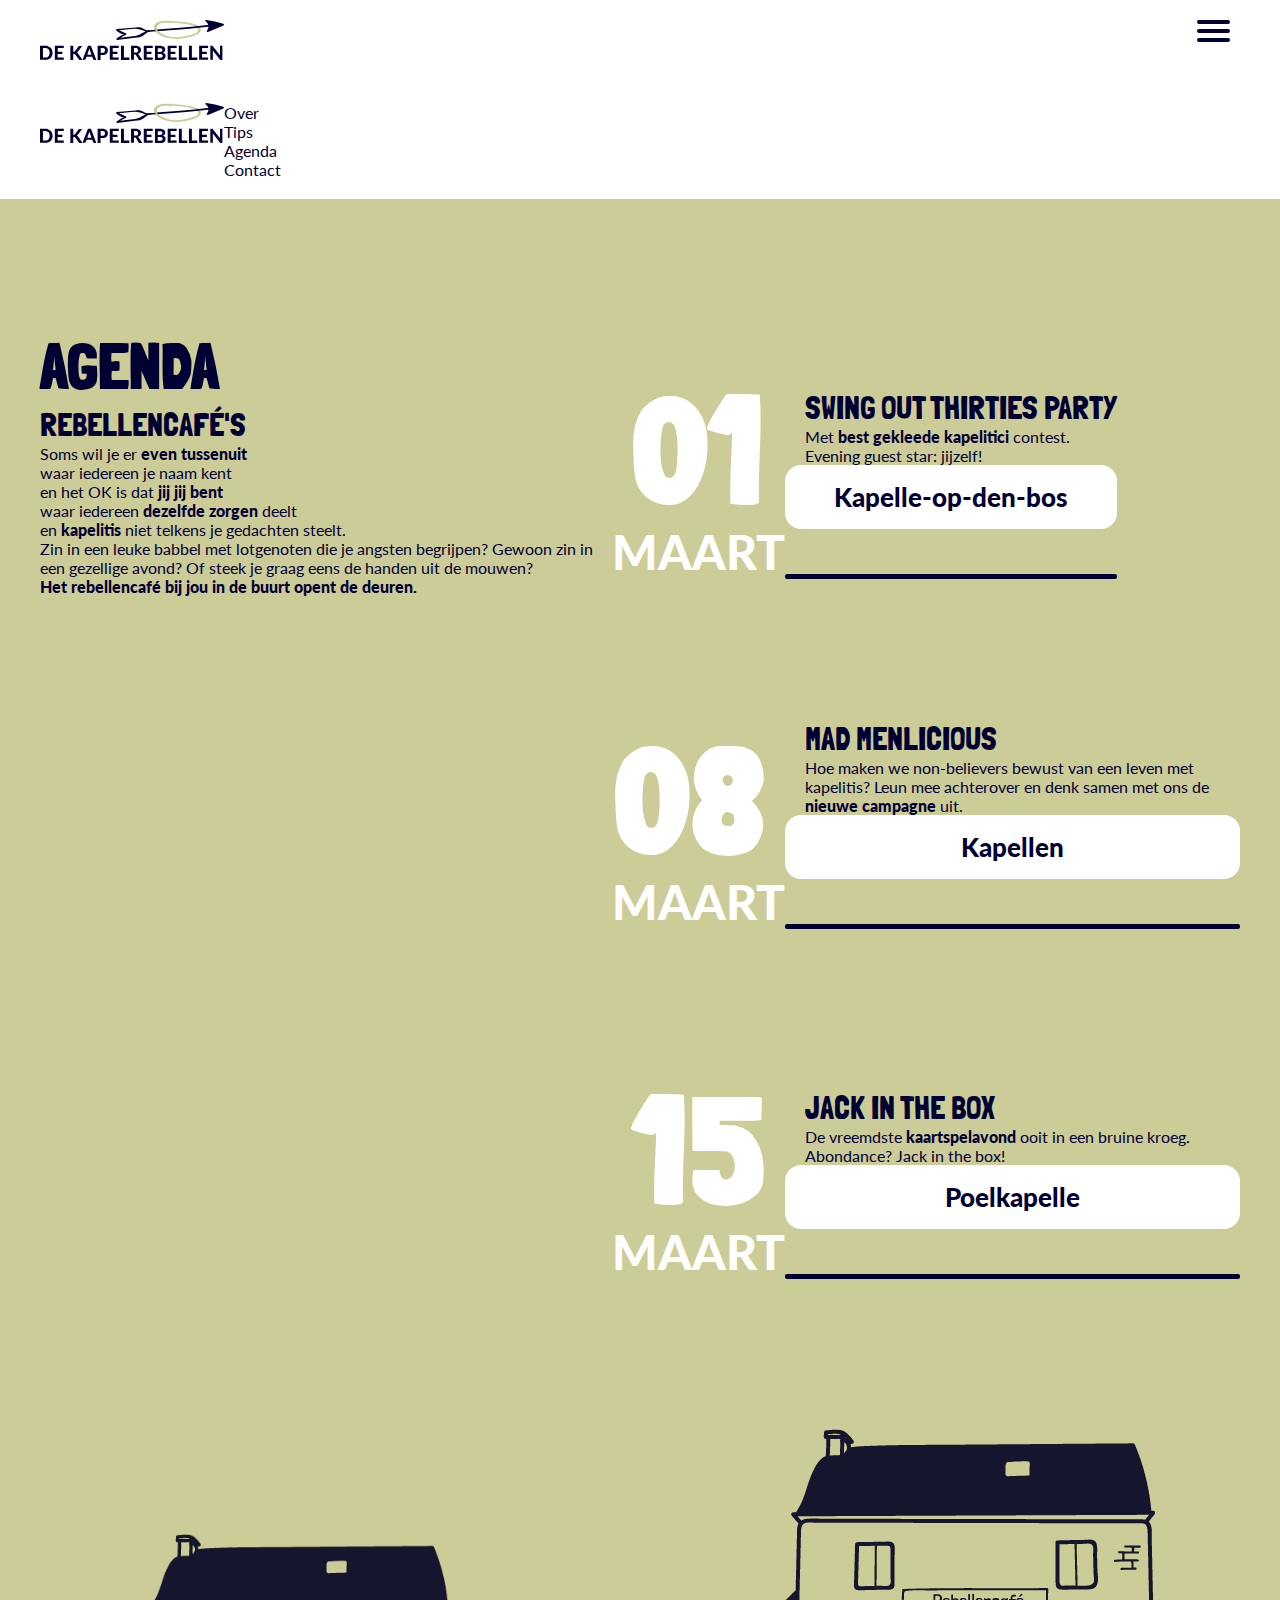
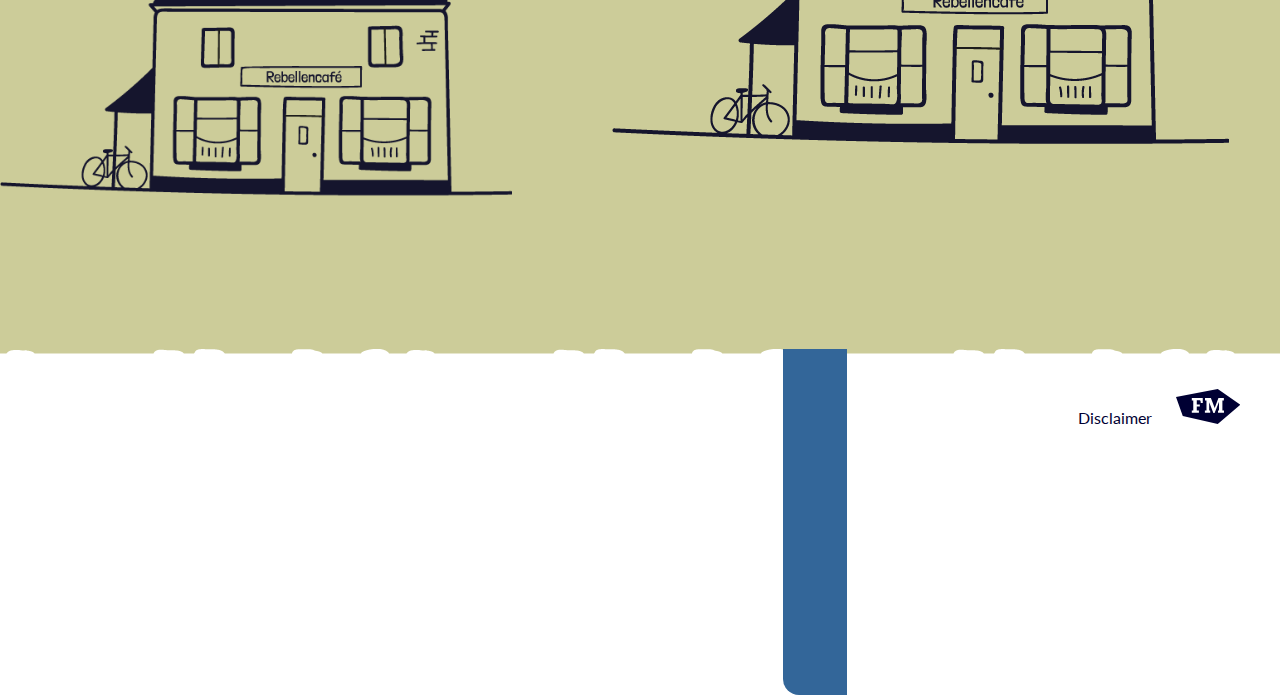
<file: agenda.htm>
<!doctype html>
<html lang="nl">

<head>
    <!-- Required meta tags -->
    <meta charset="utf-8">
    <meta http-equiv="X-UA-Compatible" content="IE=edge">
    <meta name="viewport" content="width=device-width, initial-scale=1">
    <?xml version="1.0" encoding="utf-8"?>

    <!-- Bootstrap CSS & Jvascript source -->
    <link rel="stylesheet" href="https://stackpath.bootstrapcdn.com/bootstrap/4.1.3/css/bootstrap.min.css" integrity="sha384-MCw98/SFnGE8fJT3GXwEOngsV7Zt27NXFoaoApmYm81iuXoPkFOJwJ8ERdknLPMO"
        crossorigin="anonymous">
    <script src="https://stackpath.bootstrapcdn.com/bootstrap/4.1.3/js/bootstrap.min.js" integrity="sha384-ChfqqxuZUCnJSK3+MXmPNIyE6ZbWh2IMqE241rYiqJxyMiZ6OW/JmZQ5stwEULTy"
        crossorigin="anonymous"></script>

    <!-- Custom CSS x -->
    <link href="css/style.css" rel="stylesheet">

    <!-- Javascript files-->
    <script src="https://ajax.googleapis.com/ajax/libs/jquery/3.3.1/jquery.min.js"></script>
    <script src="js/main.js"></script>

    <!-- Favicon-->
    <link rel="icon" type="image/png" href="favicon.png" />

    <title>Agenda | De Kapelrebellen</title>
</head>

<body>

    <!-- mobile navbar-->
    <div class="container-fluid sticky-top d-md-none">
        <div class="row">
            <div class="col-5">
                <a class="navbar-brand" href="index.html" alt="logo kapelrebellen" title="De Kapelrebellen">
                    <svg version="1.1" id="Laag_1" xmlns="http://www.w3.org/2000/svg" xmlns:xlink="http://www.w3.org/1999/xlink"
                        x="0px" y="0px" viewBox="0 0 131.5 28.6" style="enable-background:ne w 0 0 131.5 28.6;"
                        xml:space="preserve" height=40px>
                        <g>
                            <g>
                                <g>
                                    <path class="st0" d="M94.2,1.9c4.5,0.1,9.1,0.6,13.5,1.6c2.1,0.5,6.5,1,5.1,4.8c-0.5,1.4-6.1,2.6-7.8,3
                                        c-4.5,1.2-9.4,1.5-13.9,0.1c-1.9-0.6-11.9-4.3-5.4-8.9C87.5,1.2,92.1,1.9,94.2,1.9c0.8,0,0.8-1.2,0-1.2c-3.1-0.1-14.8-0.5-12.4,6
                                        c2.5,6.6,14.5,7.4,20.1,6.5c2.8-0.4,15.3-2.5,12.7-7.5c-1.3-2.5-5.1-3-7.5-3.5c-4.3-0.9-8.6-1.4-13-1.5
                                        C93.4,0.7,93.4,1.9,94.2,1.9L94.2,1.9z" />
                                </g>
                            </g>
                            <g>
                                <path class="st2" d="M130.9,3.3c-3.9-1.2-8-2.2-12.1-2.7c1.2,0.7,2.1,2.1,2.3,3.5s-0.3,2.9-1.3,4C123.8,6.4,126.9,5,130.9,3.3" />
                                <g>
                                    <path class="st2" d="M131.1,2.7c-4-1.2-8-2.1-12.1-2.7c-0.7-0.1-1.1,0.7-0.5,1.1c2.3,1.6,2.6,4.4,0.9,6.5c-0.5,0.6,0.1,1.2,0.7,1
                                        c3.7-1.6,7.4-3.2,11.1-4.7c0.7-0.3,0.1-1.4-0.6-1.1c-3.7,1.6-7.4,3.2-11.1,4.7c0.2,0.3,0.5,0.6,0.7,1c2.3-2.8,1.8-6.3-1.1-8.4
                                        c-0.2,0.4-0.3,0.7-0.5,1.1c4.1,0.6,8.1,1.5,12.1,2.7C131.5,4.1,131.8,3,131.1,2.7L131.1,2.7z" />
                                </g>
                            </g>
                            <g>
                                <g>
                                    <path class="st2" d="M121.4,3.4C108.8,4.9,96.1,6,83.5,6.8c-0.8,0-0.8,1.3,0,1.2c12.7-0.8,25.3-1.9,37.9-3.4
                                        C122.1,4.5,122.1,3.3,121.4,3.4L121.4,3.4z" />
                                </g>
                            </g>
                            <g>
                                <g>
                                    <path class="st2" d="M83.1,6.9c-1.8,0.1-3.7,0.3-5.5,0.4c-0.8,0.1-0.8,1.3,0,1.2c1.8-0.1,3.7-0.3,5.5-0.4
                                        C83.9,8.1,83.9,6.8,83.1,6.9L83.1,6.9z" />
                                </g>
                            </g>
                            <g>
                                <g>
                                    <path class="st2" d="M77.7,7.3c-2.6,0.3-3.3-1-5.3-1.7c-1.4-0.5-2.5-0.4-3.9-0.2C64,5.7,59.5,6.2,55,6.5c-0.6,0-0.8,0.8-0.3,1.1
                                        c2,1.5,4,2.5,6.3,3.3c0-0.4,0-0.8,0-1.2c-2.3,0.9-4.3,2-6.2,3.6c-0.4,0.3-0.1,1.1,0.4,1c4.6-0.5,9.3-0.9,14-1.7
                                        c1.3-0.2,2.6-0.4,3.7-1c1.8-0.9,2.9-2.5,4.9-3.2c0.7-0.2,0.4-1.4-0.3-1.2c-3.5,1.2-5.6,3.8-9.5,4.3c-4.2,0.6-8.5,1-12.7,1.5
                                        c0.1,0.3,0.3,0.7,0.4,1c1.9-1.5,3.4-2.4,5.6-3.3c0.6-0.2,0.6-1,0-1.2c-2.3-0.8-4.1-1.7-6-3.2c-0.1,0.4-0.2,0.8-0.3,1.1
                                        c4.4-0.2,9-1,13.4-1.1c3.3,0,6,2.2,9.2,1.9C78.4,8.4,78.4,7.2,77.7,7.3L77.7,7.3z" />
                                </g>
                            </g>
                            <g>
                                <g>
                                    <path class="st0" d="M84.7,8.1c-1.6-1.4-2.7-3.4-0.5-4.9C85,2.6,86,2.4,87,2.1c2.4-0.5,4.8-0.3,7.2-0.2c0.8,0,0.8-1.2,0-1.2
                                        C90.7,0.6,86,0.1,83,2.5c-2.4,2-1.2,4.7,0.8,6.4C84.4,9.5,85.3,8.6,84.7,8.1L84.7,8.1z" />
                                </g>
                            </g>
                        </g>
                        <g>
                            <path class="st2" d="M9,23.5c0,0.7-0.1,1.4-0.4,2c-0.2,0.6-0.6,1.1-1,1.6c-0.5,0.4-1,0.8-1.6,1c-0.6,0.3-1.3,0.4-2.1,0.4H0V18.5
                                h3.9c0.8,0,1.5,0.1,2.1,0.4c0.6,0.3,1.2,0.6,1.6,1c0.5,0.4,0.8,1,1,1.6S9,22.8,9,23.5z M6.9,23.5c0-0.5-0.1-1-0.2-1.4
                                c-0.1-0.4-0.3-0.8-0.6-1.1c-0.3-0.3-0.6-0.5-0.9-0.7s-0.8-0.2-1.3-0.2H2.1v6.8h1.8c0.5,0,0.9-0.1,1.3-0.2s0.7-0.4,0.9-0.7
                                s0.5-0.7,0.6-1.1C6.8,24.5,6.9,24.1,6.9,23.5z" />
                            <path class="st2" d="M12.7,20.1v2.6H16v1.6h-3.4v2.6H17v1.6h-6.4V18.5H17v1.6H12.7z" />
                            <path class="st2" d="M23.9,22.7h0.4c0.3,0,0.6-0.1,0.7-0.3l2.5-3.4c0.1-0.2,0.3-0.3,0.4-0.3s0.3-0.1,0.5-0.1h1.8l-3.2,4.1
                                c-0.2,0.3-0.4,0.5-0.6,0.6c0.2,0.1,0.3,0.1,0.4,0.3c0.1,0.1,0.3,0.2,0.4,0.4l3.3,4.7h-1.9c-0.1,0-0.2,0-0.3,0s-0.2,0-0.2-0.1
                                s-0.1-0.1-0.2-0.1c0,0-0.1-0.1-0.1-0.2l-2.6-3.6c-0.1-0.1-0.2-0.2-0.3-0.3c-0.1-0.1-0.3-0.1-0.5-0.1h-0.6v4.4h-2.1V18.5h2.1V22.7z" />
                            <path class="st2" d="M40.3,28.6h-1.6c-0.2,0-0.3,0-0.4-0.1S38,28.3,38,28.1l-0.7-1.9h-4l-0.7,1.9c0,0.1-0.1,0.2-0.2,0.3
                                c-0.1,0.1-0.3,0.1-0.4,0.1h-1.6l3.9-10.1h2.1L40.3,28.6z M36.8,24.8l-1.1-3.1c-0.1-0.2-0.1-0.4-0.2-0.6c-0.1-0.2-0.1-0.5-0.2-0.7
                                c-0.1,0.3-0.1,0.5-0.2,0.7s-0.1,0.4-0.2,0.6l-1.1,3.1H36.8z" />
                            <path class="st2" d="M44.6,18.5c0.7,0,1.3,0.1,1.8,0.2c0.5,0.2,0.9,0.4,1.2,0.7c0.3,0.3,0.6,0.6,0.7,1c0.2,0.4,0.2,0.8,0.2,1.3
                                c0,0.5-0.1,0.9-0.2,1.4c-0.2,0.4-0.4,0.8-0.7,1.1c-0.3,0.3-0.7,0.5-1.2,0.7s-1.1,0.2-1.8,0.2h-1.3v3.5h-2.1V18.5H44.6z M44.6,23.5
                                c0.7,0,1.1-0.2,1.4-0.5c0.3-0.3,0.5-0.7,0.5-1.3c0-0.3,0-0.5-0.1-0.7c-0.1-0.2-0.2-0.4-0.3-0.5c-0.2-0.1-0.4-0.3-0.6-0.3
                                c-0.2-0.1-0.5-0.1-0.8-0.1h-1.3v3.4H44.6z" />
                            <path class="st2" d="M52,20.1v2.6h3.4v1.6H52v2.6h4.3v1.6h-6.4V18.5h6.4v1.6H52z" />
                            <path class="st2" d="M63.9,26.9v1.7h-6V18.5H60v8.4H63.9z" />
                            <path class="st2" d="M73.2,28.6h-1.9c-0.4,0-0.6-0.1-0.8-0.4l-1.9-3.1c-0.1-0.1-0.2-0.2-0.3-0.3c-0.1-0.1-0.2-0.1-0.4-0.1h-0.7v3.8
                                h-2.1V18.5h3.2c0.7,0,1.3,0.1,1.8,0.2c0.5,0.1,0.9,0.3,1.2,0.6c0.3,0.3,0.6,0.6,0.7,0.9c0.1,0.4,0.2,0.8,0.2,1.2
                                c0,0.3,0,0.6-0.1,0.9s-0.2,0.6-0.4,0.8s-0.4,0.5-0.7,0.7c-0.3,0.2-0.6,0.3-0.9,0.5c0.1,0.1,0.3,0.2,0.4,0.3
                                c0.1,0.1,0.2,0.2,0.3,0.4L73.2,28.6z M68.3,23.3c0.3,0,0.6,0,0.9-0.1c0.2-0.1,0.4-0.2,0.6-0.4s0.3-0.3,0.3-0.5
                                c0.1-0.2,0.1-0.4,0.1-0.7c0-0.5-0.2-0.8-0.5-1.1c-0.3-0.3-0.8-0.4-1.4-0.4h-1.1v3.2H68.3z" />
                            <path class="st2" d="M76.3,20.1v2.6h3.4v1.6h-3.4v2.6h4.3v1.6h-6.4V18.5h6.4v1.6H76.3z" />
                            <path class="st2" d="M85.7,18.5c0.7,0,1.3,0.1,1.7,0.2c0.5,0.1,0.9,0.3,1.2,0.5c0.3,0.2,0.5,0.5,0.7,0.9c0.1,0.3,0.2,0.7,0.2,1.1
                                c0,0.2,0,0.5-0.1,0.7c-0.1,0.2-0.2,0.4-0.3,0.6c-0.1,0.2-0.3,0.4-0.5,0.5s-0.5,0.3-0.8,0.4c0.7,0.2,1.2,0.4,1.5,0.8
                                s0.5,0.8,0.5,1.4c0,0.4-0.1,0.8-0.2,1.2c-0.2,0.4-0.4,0.7-0.7,1s-0.7,0.5-1.2,0.6s-1,0.2-1.6,0.2h-3.9V18.5H85.7z M84.2,20.1v2.7
                                h1.4c0.3,0,0.6,0,0.8-0.1c0.2,0,0.4-0.1,0.6-0.2c0.2-0.1,0.3-0.2,0.4-0.4c0.1-0.2,0.1-0.4,0.1-0.6c0-0.3,0-0.5-0.1-0.6
                                s-0.2-0.3-0.3-0.4s-0.3-0.2-0.5-0.2s-0.5-0.1-0.8-0.1H84.2z M86,27c0.3,0,0.6,0,0.8-0.1c0.2-0.1,0.4-0.2,0.5-0.3
                                c0.1-0.1,0.2-0.3,0.3-0.5c0.1-0.2,0.1-0.4,0.1-0.5c0-0.2,0-0.4-0.1-0.5s-0.2-0.3-0.3-0.4c-0.1-0.1-0.3-0.2-0.5-0.3
                                c-0.2-0.1-0.5-0.1-0.8-0.1h-1.8V27H86z" />
                            <path class="st2" d="M93.4,20.1v2.6h3.4v1.6h-3.4v2.6h4.3v1.6h-6.4V18.5h6.4v1.6H93.4z" />
                            <path class="st2" d="M105.3,26.9v1.7h-6V18.5h2.1v8.4H105.3z" />
                            <path class="st2" d="M112.5,26.9v1.7h-6V18.5h2.1v8.4H112.5z" />
                            <path class="st2" d="M115.9,20.1v2.6h3.4v1.6h-3.4v2.6h4.3v1.6h-6.4V18.5h6.4v1.6H115.9z" />
                            <path class="st2" d="M130.4,18.5v10.1h-1.1c-0.2,0-0.3,0-0.4-0.1c-0.1-0.1-0.2-0.1-0.3-0.3l-5-6.4c0,0.2,0,0.3,0,0.5
                                c0,0.2,0,0.3,0,0.4v5.8h-1.8V18.5h1.1c0.1,0,0.2,0,0.2,0s0.1,0,0.2,0s0.1,0.1,0.1,0.1c0,0,0.1,0.1,0.2,0.2l5.1,6.4
                                c0-0.2,0-0.3,0-0.5c0-0.2,0-0.3,0-0.5v-5.8H130.4z" />
                        </g>

                    </svg>
                </a>
            </div>
            <div class="col-7">
                <nav role='navigation'>
                    <div id="menuToggle">
                        <!--A hidden checkbox, used as click reciever -->
                        <input type="checkbox" />

                        <!--Some spans to act as a hamburger-->
                        <span></span>
                        <span></span>
                        <span></span>

                        <!--The menu-->
                        <ul id="menu" class="hide-menu">
                            <a href="index.html">
                                <li>Over</li>
                            </a>
                            <a href="tips.html">
                                <li>Tips</li>
                            </a>
                            <a href="#">
                                <li>Agenda</li>
                            </a>
                            <a href="contact.html">
                                <li>Contact</li>
                            </a>
                            <a href="crowdfunding.html">
                                <li>Crowdfunding</li>
                            </a>
                        </ul>
                    </div>
                </nav>
            </div>

        </div>
    </div>

    <!-- navbar on medium & large screens-->

    <div class="container-fluid sticky-top d-none d-md-block">
        <div class="row">
            <div class="col-1">

            </div>
            <div class="col-4">
                <a class="navbar-brand" href="index.html" alt="logo kapelrebellen" title="De Kapelrebellen">
                    <svg version="1.1" id="Laag_1" xmlns="http://www.w3.org/2000/svg" xmlns:xlink="http://www.w3.org/1999/xlink"
                        x="0px" y="0px" viewBox="0 0 131.5 28.6" style="enable-background:ne w 0 0 131.5 28.6;"
                        xml:space="preserve" height=40px>
                        <g>
                            <g>
                                <g>
                                    <path class="st0" d="M94.2,1.9c4.5,0.1,9.1,0.6,13.5,1.6c2.1,0.5,6.5,1,5.1,4.8c-0.5,1.4-6.1,2.6-7.8,3
                                        c-4.5,1.2-9.4,1.5-13.9,0.1c-1.9-0.6-11.9-4.3-5.4-8.9C87.5,1.2,92.1,1.9,94.2,1.9c0.8,0,0.8-1.2,0-1.2c-3.1-0.1-14.8-0.5-12.4,6
                                        c2.5,6.6,14.5,7.4,20.1,6.5c2.8-0.4,15.3-2.5,12.7-7.5c-1.3-2.5-5.1-3-7.5-3.5c-4.3-0.9-8.6-1.4-13-1.5
                                        C93.4,0.7,93.4,1.9,94.2,1.9L94.2,1.9z" />
                                </g>
                            </g>
                            <g>
                                <path class="st2" d="M130.9,3.3c-3.9-1.2-8-2.2-12.1-2.7c1.2,0.7,2.1,2.1,2.3,3.5s-0.3,2.9-1.3,4C123.8,6.4,126.9,5,130.9,3.3" />
                                <g>
                                    <path class="st2" d="M131.1,2.7c-4-1.2-8-2.1-12.1-2.7c-0.7-0.1-1.1,0.7-0.5,1.1c2.3,1.6,2.6,4.4,0.9,6.5c-0.5,0.6,0.1,1.2,0.7,1
                                        c3.7-1.6,7.4-3.2,11.1-4.7c0.7-0.3,0.1-1.4-0.6-1.1c-3.7,1.6-7.4,3.2-11.1,4.7c0.2,0.3,0.5,0.6,0.7,1c2.3-2.8,1.8-6.3-1.1-8.4
                                        c-0.2,0.4-0.3,0.7-0.5,1.1c4.1,0.6,8.1,1.5,12.1,2.7C131.5,4.1,131.8,3,131.1,2.7L131.1,2.7z" />
                                </g>
                            </g>
                            <g>
                                <g>
                                    <path class="st2" d="M121.4,3.4C108.8,4.9,96.1,6,83.5,6.8c-0.8,0-0.8,1.3,0,1.2c12.7-0.8,25.3-1.9,37.9-3.4
                                        C122.1,4.5,122.1,3.3,121.4,3.4L121.4,3.4z" />
                                </g>
                            </g>
                            <g>
                                <g>
                                    <path class="st2" d="M83.1,6.9c-1.8,0.1-3.7,0.3-5.5,0.4c-0.8,0.1-0.8,1.3,0,1.2c1.8-0.1,3.7-0.3,5.5-0.4
                                        C83.9,8.1,83.9,6.8,83.1,6.9L83.1,6.9z" />
                                </g>
                            </g>
                            <g>
                                <g>
                                    <path class="st2" d="M77.7,7.3c-2.6,0.3-3.3-1-5.3-1.7c-1.4-0.5-2.5-0.4-3.9-0.2C64,5.7,59.5,6.2,55,6.5c-0.6,0-0.8,0.8-0.3,1.1
                                        c2,1.5,4,2.5,6.3,3.3c0-0.4,0-0.8,0-1.2c-2.3,0.9-4.3,2-6.2,3.6c-0.4,0.3-0.1,1.1,0.4,1c4.6-0.5,9.3-0.9,14-1.7
                                        c1.3-0.2,2.6-0.4,3.7-1c1.8-0.9,2.9-2.5,4.9-3.2c0.7-0.2,0.4-1.4-0.3-1.2c-3.5,1.2-5.6,3.8-9.5,4.3c-4.2,0.6-8.5,1-12.7,1.5
                                        c0.1,0.3,0.3,0.7,0.4,1c1.9-1.5,3.4-2.4,5.6-3.3c0.6-0.2,0.6-1,0-1.2c-2.3-0.8-4.1-1.7-6-3.2c-0.1,0.4-0.2,0.8-0.3,1.1
                                        c4.4-0.2,9-1,13.4-1.1c3.3,0,6,2.2,9.2,1.9C78.4,8.4,78.4,7.2,77.7,7.3L77.7,7.3z" />
                                </g>
                            </g>
                            <g>
                                <g>
                                    <path class="st0" d="M84.7,8.1c-1.6-1.4-2.7-3.4-0.5-4.9C85,2.6,86,2.4,87,2.1c2.4-0.5,4.8-0.3,7.2-0.2c0.8,0,0.8-1.2,0-1.2
                                        C90.7,0.6,86,0.1,83,2.5c-2.4,2-1.2,4.7,0.8,6.4C84.4,9.5,85.3,8.6,84.7,8.1L84.7,8.1z" />
                                </g>
                            </g>
                        </g>
                        <g>
                            <path class="st2" d="M9,23.5c0,0.7-0.1,1.4-0.4,2c-0.2,0.6-0.6,1.1-1,1.6c-0.5,0.4-1,0.8-1.6,1c-0.6,0.3-1.3,0.4-2.1,0.4H0V18.5
                                h3.9c0.8,0,1.5,0.1,2.1,0.4c0.6,0.3,1.2,0.6,1.6,1c0.5,0.4,0.8,1,1,1.6S9,22.8,9,23.5z M6.9,23.5c0-0.5-0.1-1-0.2-1.4
                                c-0.1-0.4-0.3-0.8-0.6-1.1c-0.3-0.3-0.6-0.5-0.9-0.7s-0.8-0.2-1.3-0.2H2.1v6.8h1.8c0.5,0,0.9-0.1,1.3-0.2s0.7-0.4,0.9-0.7
                                s0.5-0.7,0.6-1.1C6.8,24.5,6.9,24.1,6.9,23.5z" />
                            <path class="st2" d="M12.7,20.1v2.6H16v1.6h-3.4v2.6H17v1.6h-6.4V18.5H17v1.6H12.7z" />
                            <path class="st2" d="M23.9,22.7h0.4c0.3,0,0.6-0.1,0.7-0.3l2.5-3.4c0.1-0.2,0.3-0.3,0.4-0.3s0.3-0.1,0.5-0.1h1.8l-3.2,4.1
                                c-0.2,0.3-0.4,0.5-0.6,0.6c0.2,0.1,0.3,0.1,0.4,0.3c0.1,0.1,0.3,0.2,0.4,0.4l3.3,4.7h-1.9c-0.1,0-0.2,0-0.3,0s-0.2,0-0.2-0.1
                                s-0.1-0.1-0.2-0.1c0,0-0.1-0.1-0.1-0.2l-2.6-3.6c-0.1-0.1-0.2-0.2-0.3-0.3c-0.1-0.1-0.3-0.1-0.5-0.1h-0.6v4.4h-2.1V18.5h2.1V22.7z" />
                            <path class="st2" d="M40.3,28.6h-1.6c-0.2,0-0.3,0-0.4-0.1S38,28.3,38,28.1l-0.7-1.9h-4l-0.7,1.9c0,0.1-0.1,0.2-0.2,0.3
                                c-0.1,0.1-0.3,0.1-0.4,0.1h-1.6l3.9-10.1h2.1L40.3,28.6z M36.8,24.8l-1.1-3.1c-0.1-0.2-0.1-0.4-0.2-0.6c-0.1-0.2-0.1-0.5-0.2-0.7
                                c-0.1,0.3-0.1,0.5-0.2,0.7s-0.1,0.4-0.2,0.6l-1.1,3.1H36.8z" />
                            <path class="st2" d="M44.6,18.5c0.7,0,1.3,0.1,1.8,0.2c0.5,0.2,0.9,0.4,1.2,0.7c0.3,0.3,0.6,0.6,0.7,1c0.2,0.4,0.2,0.8,0.2,1.3
                                c0,0.5-0.1,0.9-0.2,1.4c-0.2,0.4-0.4,0.8-0.7,1.1c-0.3,0.3-0.7,0.5-1.2,0.7s-1.1,0.2-1.8,0.2h-1.3v3.5h-2.1V18.5H44.6z M44.6,23.5
                                c0.7,0,1.1-0.2,1.4-0.5c0.3-0.3,0.5-0.7,0.5-1.3c0-0.3,0-0.5-0.1-0.7c-0.1-0.2-0.2-0.4-0.3-0.5c-0.2-0.1-0.4-0.3-0.6-0.3
                                c-0.2-0.1-0.5-0.1-0.8-0.1h-1.3v3.4H44.6z" />
                            <path class="st2" d="M52,20.1v2.6h3.4v1.6H52v2.6h4.3v1.6h-6.4V18.5h6.4v1.6H52z" />
                            <path class="st2" d="M63.9,26.9v1.7h-6V18.5H60v8.4H63.9z" />
                            <path class="st2" d="M73.2,28.6h-1.9c-0.4,0-0.6-0.1-0.8-0.4l-1.9-3.1c-0.1-0.1-0.2-0.2-0.3-0.3c-0.1-0.1-0.2-0.1-0.4-0.1h-0.7v3.8
                                h-2.1V18.5h3.2c0.7,0,1.3,0.1,1.8,0.2c0.5,0.1,0.9,0.3,1.2,0.6c0.3,0.3,0.6,0.6,0.7,0.9c0.1,0.4,0.2,0.8,0.2,1.2
                                c0,0.3,0,0.6-0.1,0.9s-0.2,0.6-0.4,0.8s-0.4,0.5-0.7,0.7c-0.3,0.2-0.6,0.3-0.9,0.5c0.1,0.1,0.3,0.2,0.4,0.3
                                c0.1,0.1,0.2,0.2,0.3,0.4L73.2,28.6z M68.3,23.3c0.3,0,0.6,0,0.9-0.1c0.2-0.1,0.4-0.2,0.6-0.4s0.3-0.3,0.3-0.5
                                c0.1-0.2,0.1-0.4,0.1-0.7c0-0.5-0.2-0.8-0.5-1.1c-0.3-0.3-0.8-0.4-1.4-0.4h-1.1v3.2H68.3z" />
                            <path class="st2" d="M76.3,20.1v2.6h3.4v1.6h-3.4v2.6h4.3v1.6h-6.4V18.5h6.4v1.6H76.3z" />
                            <path class="st2" d="M85.7,18.5c0.7,0,1.3,0.1,1.7,0.2c0.5,0.1,0.9,0.3,1.2,0.5c0.3,0.2,0.5,0.5,0.7,0.9c0.1,0.3,0.2,0.7,0.2,1.1
                                c0,0.2,0,0.5-0.1,0.7c-0.1,0.2-0.2,0.4-0.3,0.6c-0.1,0.2-0.3,0.4-0.5,0.5s-0.5,0.3-0.8,0.4c0.7,0.2,1.2,0.4,1.5,0.8
                                s0.5,0.8,0.5,1.4c0,0.4-0.1,0.8-0.2,1.2c-0.2,0.4-0.4,0.7-0.7,1s-0.7,0.5-1.2,0.6s-1,0.2-1.6,0.2h-3.9V18.5H85.7z M84.2,20.1v2.7
                                h1.4c0.3,0,0.6,0,0.8-0.1c0.2,0,0.4-0.1,0.6-0.2c0.2-0.1,0.3-0.2,0.4-0.4c0.1-0.2,0.1-0.4,0.1-0.6c0-0.3,0-0.5-0.1-0.6
                                s-0.2-0.3-0.3-0.4s-0.3-0.2-0.5-0.2s-0.5-0.1-0.8-0.1H84.2z M86,27c0.3,0,0.6,0,0.8-0.1c0.2-0.1,0.4-0.2,0.5-0.3
                                c0.1-0.1,0.2-0.3,0.3-0.5c0.1-0.2,0.1-0.4,0.1-0.5c0-0.2,0-0.4-0.1-0.5s-0.2-0.3-0.3-0.4c-0.1-0.1-0.3-0.2-0.5-0.3
                                c-0.2-0.1-0.5-0.1-0.8-0.1h-1.8V27H86z" />
                            <path class="st2" d="M93.4,20.1v2.6h3.4v1.6h-3.4v2.6h4.3v1.6h-6.4V18.5h6.4v1.6H93.4z" />
                            <path class="st2" d="M105.3,26.9v1.7h-6V18.5h2.1v8.4H105.3z" />
                            <path class="st2" d="M112.5,26.9v1.7h-6V18.5h2.1v8.4H112.5z" />
                            <path class="st2" d="M115.9,20.1v2.6h3.4v1.6h-3.4v2.6h4.3v1.6h-6.4V18.5h6.4v1.6H115.9z" />
                            <path class="st2" d="M130.4,18.5v10.1h-1.1c-0.2,0-0.3,0-0.4-0.1c-0.1-0.1-0.2-0.1-0.3-0.3l-5-6.4c0,0.2,0,0.3,0,0.5
                                c0,0.2,0,0.3,0,0.4v5.8h-1.8V18.5h1.1c0.1,0,0.2,0,0.2,0s0.1,0,0.2,0s0.1,0.1,0.1,0.1c0,0,0.1,0.1,0.2,0.2l5.1,6.4
                                c0-0.2,0-0.3,0-0.5c0-0.2,0-0.3,0-0.5v-5.8H130.4z" />
                        </g>
                    </svg></a>
            </div>
            <div class="col-6">
                <ul class="nav justify-content-end">
                    <li class="nav-item">
                        <a class="nav-link" href="index.html">Over</a>
                    </li>
                    <li class="nav-item">
                        <a class="nav-link" href="tips.html">Tips</a>
                    </li>
                    <li class="nav-item">
                        <a class="nav-link" href="#">Agenda</a>
                    </li>
                    <li class="nav-item">
                        <a class="nav-link" href="contact.html">Contact</a>
                    </li>
                </ul>
            </div>
            <div class="col-1">
            </div>
        </div>
    </div>

    <!-- sidebar crowdfunding-->

    <div class="fixed-bottom d-none d-md-block">
        <a href="crowdfunding.html"><button type="button" class="bttns rotate lightblue">Steun de crowdfunding</button></a>
    </div>

    <!-- header -->

    <div class="container-fluid golden-bg">
        <div class="row">
            <div class="col-md-1 d-none d-md-block">
            </div>
            <div class="col-12 col-md-7 col-lg-4 hello">
                <h2>Agenda</h2>
                <h3>Rebellencafé's</h3>
                <p>Soms wil je er <strong>even tussenuit</strong><br>
                    waar iedereen je naam kent<br>
                    en het OK is dat <strong>jij jij bent</strong><br>
                    waar iedereen <strong>dezelfde zorgen</strong> deelt<br>
                    en <strong>kapelitis</strong> niet telkens je gedachten steelt.</p>

                <p>Zin in een leuke babbel met lotgenoten die je angsten begrijpen? Gewoon zin in een gezellige avond?
                    Of steek je graag eens de handen uit de mouwen?</p>

                <p><strong>Het rebellencafé bij jou in de buurt opent de deuren.</strong></p>
            </div>
            <div class="col-md-4 d-none d-md-block d-lg-none">
            </div>
            <div class="col-md-1 d-none d-md-block d-lg-none">
            </div>
            <div class="col-12 col-md-10 col-lg-6">
                <div class="row spacer">
                    <div class="col-lg-2 d-none d-lg-block">

                    </div>
                    <div class="col-12 col-lg-2 numbers">
                        <h1>01</h1>
                        <h4>maart</h4>
                    </div>
                    <div class="col-12 col-lg-8">
                        <div class="cards">
                            <h3>Swing out thirties party</h3>
                            <p>Met <strong>best gekleede kapelitici</strong> contest. <br>Evening guest star: jijzelf!</p>
                            <a href="#"><button type="button" class="bttns">Kapelle-op-den-bos</button></a>
                            <span class="cards-line d-lg-none"></span>
                        </div>
                    </div>
                </div>
                <div class="row">
                    <div class="col-lg-2 d-none d-lg-block">

                    </div>
                    <div class="col-12 col-lg-2 numbers">
                        <h1>08</h1>
                        <h4>maart</h4>
                    </div>
                    <div class="col-12 col-lg-8">
                        <div class="cards">
                            <h3>Mad menlicious</h3>
                            <p>Hoe maken we non-believers bewust van een leven met kapelitis? Leun mee achterover en
                                denk samen met ons de <strong>nieuwe campagne</strong> uit.</p>
                            <a href="#"><button type="button" class="bttns">Kapellen</button></a>
                            <span class="cards-line d-lg-none"></span>
                        </div>
                    </div>
                </div>
                <div class="row">
                    <div class="col-lg-2 d-none d-lg-block">
                    </div>
                    <div class="col-12 col-lg-2 numbers">
                        <h1>15</h1>
                        <h4>maart</h4>
                    </div>
                    <div class="col-12 col-lg-8">
                        <div class="cards">
                            <h3>Jack in the box</h3>
                            <p>De vreemdste <strong>kaartspelavond</strong> ooit in een bruine kroeg. Abondance? Jack
                                in the box!</p>
                            <a href="#"><button type="button" class="bttns">Poelkapelle</button></a>
                            <span class="cards-line d-lg-none"></span>
                        </div>
                    </div>
                </div>
                <div class="row d-lg-none">
                    <div class="col-12 cafe">
                        <img src="images/cafe-bg.png" class="cafe-img" alt="Rebellencafé" Title="Jouw nieuw stamcafé">
                    </div>
                </div>

            </div>
            <div class="col-md-1 d-none d-md-block">
            </div>
        </div>

    </div>

    <!-- cobbled transition -->
    <div class="container-fluid cobbled-road-white-golden">

    </div>

    <!-- footer -->

    <div class="container-fluid">
        <div class="row footer">
            <div class="col-1">

            </div>
            <div class="col-10 footer-content">
                <a class="footer-item" href="#">Disclaimer</a>
                <a class="footer-item" href="https://bit.ly/2NnXmEU" target="_blank"><svg version="1.1" id="Laag_1"
                        xmlns="http://www.w3.org/2000/svg" xmlns:xlink="http://www.w3.org/1999/xlink" x="0px" y="0px"
                        viewBox="0 0 57 31" style="enable-background:new 0 0 57 31;" xml:space="preserve" height=35px>
                        <g>
                            <g>
                                <path class="st2" d="M37,0L0,7l6,17l31,7l20-17L37,0z M23.7,12.5h-1.8v-0.5c0-1.5-0.3-2-1.5-2h-2v3.7h2.7v1.9h-2.7V19h1.9v2.1H14
                           V19h1.3v-8.9H14V8h9.7V12.5z M42.5,19v2.1h-5.3V19h0.9v-7.6l-3.9,9.8h-1.1l-3.7-9.4V19h0.9v2.1h-4.7V19H27v-8.9h-1.3V8h5.2
                           l3.4,8.8L37.6,8h4.8v2.1h-1.3V19H42.5z" />
                            </g>
                        </g>
                    </svg></a>
            </div>
            <div class="col-1">

            </div>
        </div>
    </div>

</body>

</html>
</file>
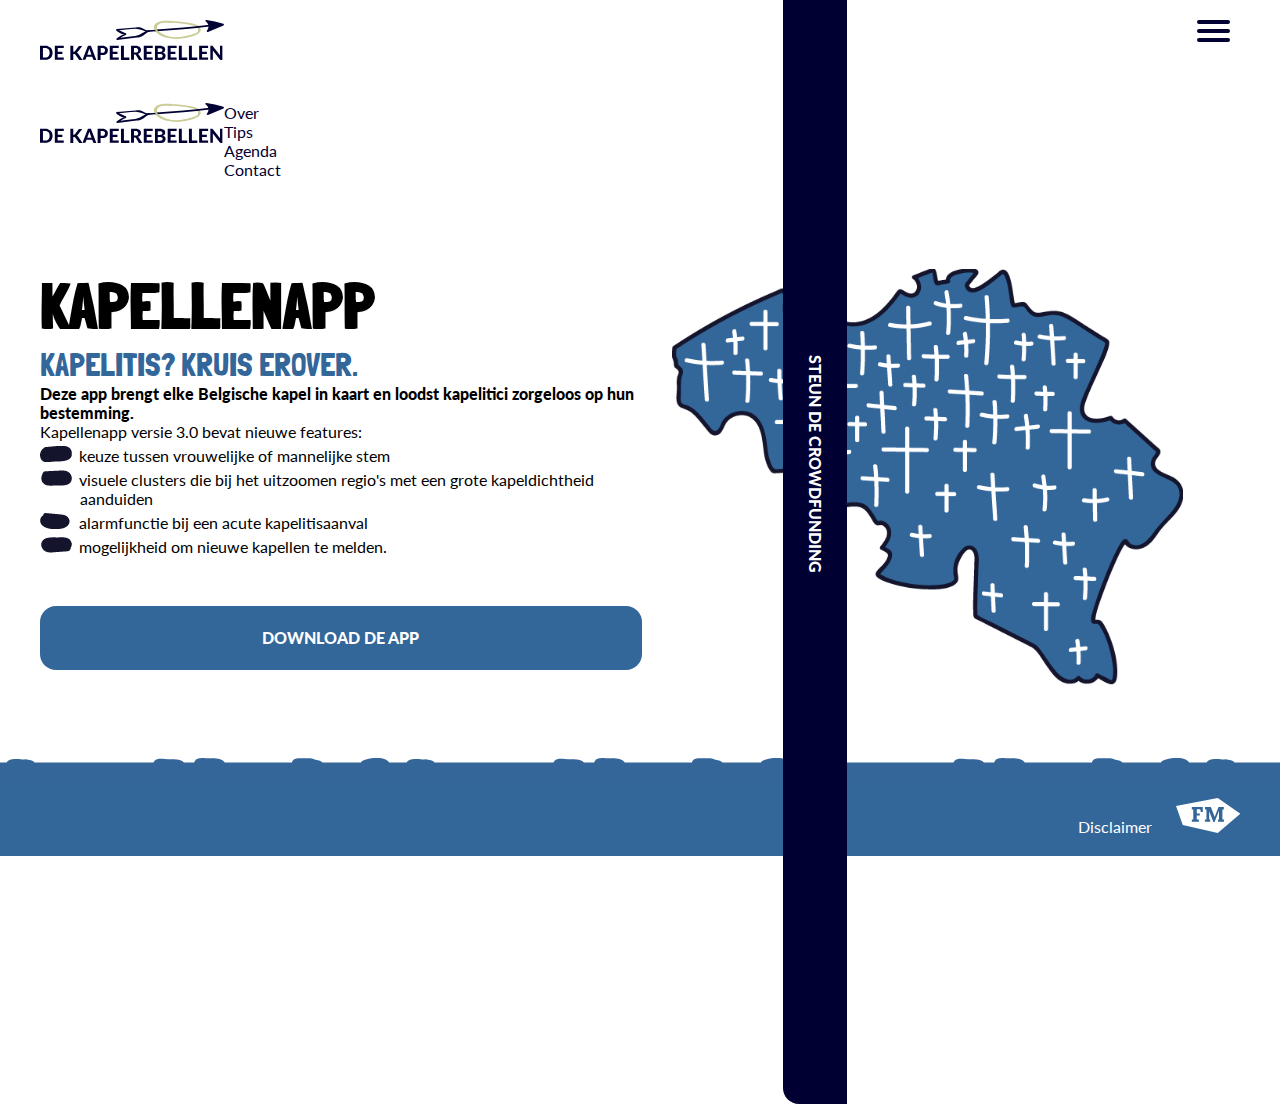
<file: app.html>
<!doctype html>
<html lang="nl">

<head>
    <!-- Required meta tags -->
    <meta charset="utf-8">
    <meta http-equiv="X-UA-Compatible" content="IE=edge">
    <meta name="viewport" content="width=device-width, initial-scale=1">
    <?xml version="1.0" encoding="utf-8"?>

    <!-- Bootstrap CSS & Jvascript source -->
    <link rel="stylesheet" href="https://stackpath.bootstrapcdn.com/bootstrap/4.1.3/css/bootstrap.min.css" integrity="sha384-MCw98/SFnGE8fJT3GXwEOngsV7Zt27NXFoaoApmYm81iuXoPkFOJwJ8ERdknLPMO"
        crossorigin="anonymous">
    <script src="https://stackpath.bootstrapcdn.com/bootstrap/4.1.3/js/bootstrap.min.js" integrity="sha384-ChfqqxuZUCnJSK3+MXmPNIyE6ZbWh2IMqE241rYiqJxyMiZ6OW/JmZQ5stwEULTy"
        crossorigin="anonymous"></script>

    <!-- Custom CSS x -->
    <link href="css/style.css" rel="stylesheet">

    <!-- Javascript files-->
    <script src="https://ajax.googleapis.com/ajax/libs/jquery/3.3.1/jquery.min.js"></script>
    <script src="js/main.js"></script>

    <!-- Favicon-->
    <link rel="icon" type="image/png" href="favicon.png" />

    <title>Kapellenapp | De Kapelrebellen</title>
</head>

<body>

    <!-- mobile navbar-->
    <div class="container-fluid sticky-top d-md-none">
        <div class="row">
            <div class="col-5">
                <a class="navbar-brand" href="index.html" alt="logo kapelrebellen" title="De Kapelrebellen">
                    <svg version="1.1" id="Laag_1" xmlns="http://www.w3.org/2000/svg" xmlns:xlink="http://www.w3.org/1999/xlink"
                        x="0px" y="0px" viewBox="0 0 131.5 28.6" style="enable-background:ne w 0 0 131.5 28.6;"
                        xml:space="preserve" height=40px>
                        <g>
                            <g>
                                <g>
                                    <path class="st0" d="M94.2,1.9c4.5,0.1,9.1,0.6,13.5,1.6c2.1,0.5,6.5,1,5.1,4.8c-0.5,1.4-6.1,2.6-7.8,3
                                        c-4.5,1.2-9.4,1.5-13.9,0.1c-1.9-0.6-11.9-4.3-5.4-8.9C87.5,1.2,92.1,1.9,94.2,1.9c0.8,0,0.8-1.2,0-1.2c-3.1-0.1-14.8-0.5-12.4,6
                                        c2.5,6.6,14.5,7.4,20.1,6.5c2.8-0.4,15.3-2.5,12.7-7.5c-1.3-2.5-5.1-3-7.5-3.5c-4.3-0.9-8.6-1.4-13-1.5
                                        C93.4,0.7,93.4,1.9,94.2,1.9L94.2,1.9z" />
                                </g>
                            </g>
                            <g>
                                <path class="st2" d="M130.9,3.3c-3.9-1.2-8-2.2-12.1-2.7c1.2,0.7,2.1,2.1,2.3,3.5s-0.3,2.9-1.3,4C123.8,6.4,126.9,5,130.9,3.3" />
                                <g>
                                    <path class="st2" d="M131.1,2.7c-4-1.2-8-2.1-12.1-2.7c-0.7-0.1-1.1,0.7-0.5,1.1c2.3,1.6,2.6,4.4,0.9,6.5c-0.5,0.6,0.1,1.2,0.7,1
                                        c3.7-1.6,7.4-3.2,11.1-4.7c0.7-0.3,0.1-1.4-0.6-1.1c-3.7,1.6-7.4,3.2-11.1,4.7c0.2,0.3,0.5,0.6,0.7,1c2.3-2.8,1.8-6.3-1.1-8.4
                                        c-0.2,0.4-0.3,0.7-0.5,1.1c4.1,0.6,8.1,1.5,12.1,2.7C131.5,4.1,131.8,3,131.1,2.7L131.1,2.7z" />
                                </g>
                            </g>
                            <g>
                                <g>
                                    <path class="st2" d="M121.4,3.4C108.8,4.9,96.1,6,83.5,6.8c-0.8,0-0.8,1.3,0,1.2c12.7-0.8,25.3-1.9,37.9-3.4
                                        C122.1,4.5,122.1,3.3,121.4,3.4L121.4,3.4z" />
                                </g>
                            </g>
                            <g>
                                <g>
                                    <path class="st2" d="M83.1,6.9c-1.8,0.1-3.7,0.3-5.5,0.4c-0.8,0.1-0.8,1.3,0,1.2c1.8-0.1,3.7-0.3,5.5-0.4
                                        C83.9,8.1,83.9,6.8,83.1,6.9L83.1,6.9z" />
                                </g>
                            </g>
                            <g>
                                <g>
                                    <path class="st2" d="M77.7,7.3c-2.6,0.3-3.3-1-5.3-1.7c-1.4-0.5-2.5-0.4-3.9-0.2C64,5.7,59.5,6.2,55,6.5c-0.6,0-0.8,0.8-0.3,1.1
                                        c2,1.5,4,2.5,6.3,3.3c0-0.4,0-0.8,0-1.2c-2.3,0.9-4.3,2-6.2,3.6c-0.4,0.3-0.1,1.1,0.4,1c4.6-0.5,9.3-0.9,14-1.7
                                        c1.3-0.2,2.6-0.4,3.7-1c1.8-0.9,2.9-2.5,4.9-3.2c0.7-0.2,0.4-1.4-0.3-1.2c-3.5,1.2-5.6,3.8-9.5,4.3c-4.2,0.6-8.5,1-12.7,1.5
                                        c0.1,0.3,0.3,0.7,0.4,1c1.9-1.5,3.4-2.4,5.6-3.3c0.6-0.2,0.6-1,0-1.2c-2.3-0.8-4.1-1.7-6-3.2c-0.1,0.4-0.2,0.8-0.3,1.1
                                        c4.4-0.2,9-1,13.4-1.1c3.3,0,6,2.2,9.2,1.9C78.4,8.4,78.4,7.2,77.7,7.3L77.7,7.3z" />
                                </g>
                            </g>
                            <g>
                                <g>
                                    <path class="st0" d="M84.7,8.1c-1.6-1.4-2.7-3.4-0.5-4.9C85,2.6,86,2.4,87,2.1c2.4-0.5,4.8-0.3,7.2-0.2c0.8,0,0.8-1.2,0-1.2
                                        C90.7,0.6,86,0.1,83,2.5c-2.4,2-1.2,4.7,0.8,6.4C84.4,9.5,85.3,8.6,84.7,8.1L84.7,8.1z" />
                                </g>
                            </g>
                        </g>
                        <g>
                            <path class="st2" d="M9,23.5c0,0.7-0.1,1.4-0.4,2c-0.2,0.6-0.6,1.1-1,1.6c-0.5,0.4-1,0.8-1.6,1c-0.6,0.3-1.3,0.4-2.1,0.4H0V18.5
                                h3.9c0.8,0,1.5,0.1,2.1,0.4c0.6,0.3,1.2,0.6,1.6,1c0.5,0.4,0.8,1,1,1.6S9,22.8,9,23.5z M6.9,23.5c0-0.5-0.1-1-0.2-1.4
                                c-0.1-0.4-0.3-0.8-0.6-1.1c-0.3-0.3-0.6-0.5-0.9-0.7s-0.8-0.2-1.3-0.2H2.1v6.8h1.8c0.5,0,0.9-0.1,1.3-0.2s0.7-0.4,0.9-0.7
                                s0.5-0.7,0.6-1.1C6.8,24.5,6.9,24.1,6.9,23.5z" />
                            <path class="st2" d="M12.7,20.1v2.6H16v1.6h-3.4v2.6H17v1.6h-6.4V18.5H17v1.6H12.7z" />
                            <path class="st2" d="M23.9,22.7h0.4c0.3,0,0.6-0.1,0.7-0.3l2.5-3.4c0.1-0.2,0.3-0.3,0.4-0.3s0.3-0.1,0.5-0.1h1.8l-3.2,4.1
                                c-0.2,0.3-0.4,0.5-0.6,0.6c0.2,0.1,0.3,0.1,0.4,0.3c0.1,0.1,0.3,0.2,0.4,0.4l3.3,4.7h-1.9c-0.1,0-0.2,0-0.3,0s-0.2,0-0.2-0.1
                                s-0.1-0.1-0.2-0.1c0,0-0.1-0.1-0.1-0.2l-2.6-3.6c-0.1-0.1-0.2-0.2-0.3-0.3c-0.1-0.1-0.3-0.1-0.5-0.1h-0.6v4.4h-2.1V18.5h2.1V22.7z" />
                            <path class="st2" d="M40.3,28.6h-1.6c-0.2,0-0.3,0-0.4-0.1S38,28.3,38,28.1l-0.7-1.9h-4l-0.7,1.9c0,0.1-0.1,0.2-0.2,0.3
                                c-0.1,0.1-0.3,0.1-0.4,0.1h-1.6l3.9-10.1h2.1L40.3,28.6z M36.8,24.8l-1.1-3.1c-0.1-0.2-0.1-0.4-0.2-0.6c-0.1-0.2-0.1-0.5-0.2-0.7
                                c-0.1,0.3-0.1,0.5-0.2,0.7s-0.1,0.4-0.2,0.6l-1.1,3.1H36.8z" />
                            <path class="st2" d="M44.6,18.5c0.7,0,1.3,0.1,1.8,0.2c0.5,0.2,0.9,0.4,1.2,0.7c0.3,0.3,0.6,0.6,0.7,1c0.2,0.4,0.2,0.8,0.2,1.3
                                c0,0.5-0.1,0.9-0.2,1.4c-0.2,0.4-0.4,0.8-0.7,1.1c-0.3,0.3-0.7,0.5-1.2,0.7s-1.1,0.2-1.8,0.2h-1.3v3.5h-2.1V18.5H44.6z M44.6,23.5
                                c0.7,0,1.1-0.2,1.4-0.5c0.3-0.3,0.5-0.7,0.5-1.3c0-0.3,0-0.5-0.1-0.7c-0.1-0.2-0.2-0.4-0.3-0.5c-0.2-0.1-0.4-0.3-0.6-0.3
                                c-0.2-0.1-0.5-0.1-0.8-0.1h-1.3v3.4H44.6z" />
                            <path class="st2" d="M52,20.1v2.6h3.4v1.6H52v2.6h4.3v1.6h-6.4V18.5h6.4v1.6H52z" />
                            <path class="st2" d="M63.9,26.9v1.7h-6V18.5H60v8.4H63.9z" />
                            <path class="st2" d="M73.2,28.6h-1.9c-0.4,0-0.6-0.1-0.8-0.4l-1.9-3.1c-0.1-0.1-0.2-0.2-0.3-0.3c-0.1-0.1-0.2-0.1-0.4-0.1h-0.7v3.8
                                h-2.1V18.5h3.2c0.7,0,1.3,0.1,1.8,0.2c0.5,0.1,0.9,0.3,1.2,0.6c0.3,0.3,0.6,0.6,0.7,0.9c0.1,0.4,0.2,0.8,0.2,1.2
                                c0,0.3,0,0.6-0.1,0.9s-0.2,0.6-0.4,0.8s-0.4,0.5-0.7,0.7c-0.3,0.2-0.6,0.3-0.9,0.5c0.1,0.1,0.3,0.2,0.4,0.3
                                c0.1,0.1,0.2,0.2,0.3,0.4L73.2,28.6z M68.3,23.3c0.3,0,0.6,0,0.9-0.1c0.2-0.1,0.4-0.2,0.6-0.4s0.3-0.3,0.3-0.5
                                c0.1-0.2,0.1-0.4,0.1-0.7c0-0.5-0.2-0.8-0.5-1.1c-0.3-0.3-0.8-0.4-1.4-0.4h-1.1v3.2H68.3z" />
                            <path class="st2" d="M76.3,20.1v2.6h3.4v1.6h-3.4v2.6h4.3v1.6h-6.4V18.5h6.4v1.6H76.3z" />
                            <path class="st2" d="M85.7,18.5c0.7,0,1.3,0.1,1.7,0.2c0.5,0.1,0.9,0.3,1.2,0.5c0.3,0.2,0.5,0.5,0.7,0.9c0.1,0.3,0.2,0.7,0.2,1.1
                                c0,0.2,0,0.5-0.1,0.7c-0.1,0.2-0.2,0.4-0.3,0.6c-0.1,0.2-0.3,0.4-0.5,0.5s-0.5,0.3-0.8,0.4c0.7,0.2,1.2,0.4,1.5,0.8
                                s0.5,0.8,0.5,1.4c0,0.4-0.1,0.8-0.2,1.2c-0.2,0.4-0.4,0.7-0.7,1s-0.7,0.5-1.2,0.6s-1,0.2-1.6,0.2h-3.9V18.5H85.7z M84.2,20.1v2.7
                                h1.4c0.3,0,0.6,0,0.8-0.1c0.2,0,0.4-0.1,0.6-0.2c0.2-0.1,0.3-0.2,0.4-0.4c0.1-0.2,0.1-0.4,0.1-0.6c0-0.3,0-0.5-0.1-0.6
                                s-0.2-0.3-0.3-0.4s-0.3-0.2-0.5-0.2s-0.5-0.1-0.8-0.1H84.2z M86,27c0.3,0,0.6,0,0.8-0.1c0.2-0.1,0.4-0.2,0.5-0.3
                                c0.1-0.1,0.2-0.3,0.3-0.5c0.1-0.2,0.1-0.4,0.1-0.5c0-0.2,0-0.4-0.1-0.5s-0.2-0.3-0.3-0.4c-0.1-0.1-0.3-0.2-0.5-0.3
                                c-0.2-0.1-0.5-0.1-0.8-0.1h-1.8V27H86z" />
                            <path class="st2" d="M93.4,20.1v2.6h3.4v1.6h-3.4v2.6h4.3v1.6h-6.4V18.5h6.4v1.6H93.4z" />
                            <path class="st2" d="M105.3,26.9v1.7h-6V18.5h2.1v8.4H105.3z" />
                            <path class="st2" d="M112.5,26.9v1.7h-6V18.5h2.1v8.4H112.5z" />
                            <path class="st2" d="M115.9,20.1v2.6h3.4v1.6h-3.4v2.6h4.3v1.6h-6.4V18.5h6.4v1.6H115.9z" />
                            <path class="st2" d="M130.4,18.5v10.1h-1.1c-0.2,0-0.3,0-0.4-0.1c-0.1-0.1-0.2-0.1-0.3-0.3l-5-6.4c0,0.2,0,0.3,0,0.5
                                c0,0.2,0,0.3,0,0.4v5.8h-1.8V18.5h1.1c0.1,0,0.2,0,0.2,0s0.1,0,0.2,0s0.1,0.1,0.1,0.1c0,0,0.1,0.1,0.2,0.2l5.1,6.4
                                c0-0.2,0-0.3,0-0.5c0-0.2,0-0.3,0-0.5v-5.8H130.4z" />
                        </g>

                    </svg>
                </a>
            </div>
            <div class="col-7">
                <nav role='navigation'>
                    <div id="menuToggle">
                        <!--A hidden checkbox, used as click reciever -->
                        <input type="checkbox" />

                        <!--Some spans to act as a hamburger-->
                        <span></span>
                        <span></span>
                        <span></span>

                        <!--The menu-->
                        <ul id="menu" class="hide-menu">
                            <a href="index.html">
                                <li>Over</li>
                            </a>
                            <a href="tips.html">
                                <li>Tips</li>
                            </a>
                            <a href="agenda.htm">
                                <li>Agenda</li>
                            </a>
                            <a href="contact.html">
                                <li>Contact</li>
                            </a>
                            <a href="crowdfunding.html">
                                <li>Crowdfunding</li>
                            </a>
                        </ul>
                    </div>
                </nav>
            </div>

        </div>
    </div>

    <!-- navbar on medium & large screens-->

    <div class="container-fluid sticky-top d-none d-md-block">
        <div class="row">
            <div class="col-1">

            </div>
            <div class="col-4">
                <a class="navbar-brand" href="index.html" alt="logo kapelrebellen" title="De Kapelrebellen">
                    <svg version="1.1" id="Laag_1" xmlns="http://www.w3.org/2000/svg" xmlns:xlink="http://www.w3.org/1999/xlink"
                        x="0px" y="0px" viewBox="0 0 131.5 28.6" style="enable-background:ne w 0 0 131.5 28.6;"
                        xml:space="preserve" height=40px>
                        <g>
                            <g>
                                <g>
                                    <path class="st0" d="M94.2,1.9c4.5,0.1,9.1,0.6,13.5,1.6c2.1,0.5,6.5,1,5.1,4.8c-0.5,1.4-6.1,2.6-7.8,3
                                        c-4.5,1.2-9.4,1.5-13.9,0.1c-1.9-0.6-11.9-4.3-5.4-8.9C87.5,1.2,92.1,1.9,94.2,1.9c0.8,0,0.8-1.2,0-1.2c-3.1-0.1-14.8-0.5-12.4,6
                                        c2.5,6.6,14.5,7.4,20.1,6.5c2.8-0.4,15.3-2.5,12.7-7.5c-1.3-2.5-5.1-3-7.5-3.5c-4.3-0.9-8.6-1.4-13-1.5
                                        C93.4,0.7,93.4,1.9,94.2,1.9L94.2,1.9z" />
                                </g>
                            </g>
                            <g>
                                <path class="st2" d="M130.9,3.3c-3.9-1.2-8-2.2-12.1-2.7c1.2,0.7,2.1,2.1,2.3,3.5s-0.3,2.9-1.3,4C123.8,6.4,126.9,5,130.9,3.3" />
                                <g>
                                    <path class="st2" d="M131.1,2.7c-4-1.2-8-2.1-12.1-2.7c-0.7-0.1-1.1,0.7-0.5,1.1c2.3,1.6,2.6,4.4,0.9,6.5c-0.5,0.6,0.1,1.2,0.7,1
                                        c3.7-1.6,7.4-3.2,11.1-4.7c0.7-0.3,0.1-1.4-0.6-1.1c-3.7,1.6-7.4,3.2-11.1,4.7c0.2,0.3,0.5,0.6,0.7,1c2.3-2.8,1.8-6.3-1.1-8.4
                                        c-0.2,0.4-0.3,0.7-0.5,1.1c4.1,0.6,8.1,1.5,12.1,2.7C131.5,4.1,131.8,3,131.1,2.7L131.1,2.7z" />
                                </g>
                            </g>
                            <g>
                                <g>
                                    <path class="st2" d="M121.4,3.4C108.8,4.9,96.1,6,83.5,6.8c-0.8,0-0.8,1.3,0,1.2c12.7-0.8,25.3-1.9,37.9-3.4
                                        C122.1,4.5,122.1,3.3,121.4,3.4L121.4,3.4z" />
                                </g>
                            </g>
                            <g>
                                <g>
                                    <path class="st2" d="M83.1,6.9c-1.8,0.1-3.7,0.3-5.5,0.4c-0.8,0.1-0.8,1.3,0,1.2c1.8-0.1,3.7-0.3,5.5-0.4
                                        C83.9,8.1,83.9,6.8,83.1,6.9L83.1,6.9z" />
                                </g>
                            </g>
                            <g>
                                <g>
                                    <path class="st2" d="M77.7,7.3c-2.6,0.3-3.3-1-5.3-1.7c-1.4-0.5-2.5-0.4-3.9-0.2C64,5.7,59.5,6.2,55,6.5c-0.6,0-0.8,0.8-0.3,1.1
                                        c2,1.5,4,2.5,6.3,3.3c0-0.4,0-0.8,0-1.2c-2.3,0.9-4.3,2-6.2,3.6c-0.4,0.3-0.1,1.1,0.4,1c4.6-0.5,9.3-0.9,14-1.7
                                        c1.3-0.2,2.6-0.4,3.7-1c1.8-0.9,2.9-2.5,4.9-3.2c0.7-0.2,0.4-1.4-0.3-1.2c-3.5,1.2-5.6,3.8-9.5,4.3c-4.2,0.6-8.5,1-12.7,1.5
                                        c0.1,0.3,0.3,0.7,0.4,1c1.9-1.5,3.4-2.4,5.6-3.3c0.6-0.2,0.6-1,0-1.2c-2.3-0.8-4.1-1.7-6-3.2c-0.1,0.4-0.2,0.8-0.3,1.1
                                        c4.4-0.2,9-1,13.4-1.1c3.3,0,6,2.2,9.2,1.9C78.4,8.4,78.4,7.2,77.7,7.3L77.7,7.3z" />
                                </g>
                            </g>
                            <g>
                                <g>
                                    <path class="st0" d="M84.7,8.1c-1.6-1.4-2.7-3.4-0.5-4.9C85,2.6,86,2.4,87,2.1c2.4-0.5,4.8-0.3,7.2-0.2c0.8,0,0.8-1.2,0-1.2
                                        C90.7,0.6,86,0.1,83,2.5c-2.4,2-1.2,4.7,0.8,6.4C84.4,9.5,85.3,8.6,84.7,8.1L84.7,8.1z" />
                                </g>
                            </g>
                        </g>
                        <g>
                            <path class="st2" d="M9,23.5c0,0.7-0.1,1.4-0.4,2c-0.2,0.6-0.6,1.1-1,1.6c-0.5,0.4-1,0.8-1.6,1c-0.6,0.3-1.3,0.4-2.1,0.4H0V18.5
                                h3.9c0.8,0,1.5,0.1,2.1,0.4c0.6,0.3,1.2,0.6,1.6,1c0.5,0.4,0.8,1,1,1.6S9,22.8,9,23.5z M6.9,23.5c0-0.5-0.1-1-0.2-1.4
                                c-0.1-0.4-0.3-0.8-0.6-1.1c-0.3-0.3-0.6-0.5-0.9-0.7s-0.8-0.2-1.3-0.2H2.1v6.8h1.8c0.5,0,0.9-0.1,1.3-0.2s0.7-0.4,0.9-0.7
                                s0.5-0.7,0.6-1.1C6.8,24.5,6.9,24.1,6.9,23.5z" />
                            <path class="st2" d="M12.7,20.1v2.6H16v1.6h-3.4v2.6H17v1.6h-6.4V18.5H17v1.6H12.7z" />
                            <path class="st2" d="M23.9,22.7h0.4c0.3,0,0.6-0.1,0.7-0.3l2.5-3.4c0.1-0.2,0.3-0.3,0.4-0.3s0.3-0.1,0.5-0.1h1.8l-3.2,4.1
                                c-0.2,0.3-0.4,0.5-0.6,0.6c0.2,0.1,0.3,0.1,0.4,0.3c0.1,0.1,0.3,0.2,0.4,0.4l3.3,4.7h-1.9c-0.1,0-0.2,0-0.3,0s-0.2,0-0.2-0.1
                                s-0.1-0.1-0.2-0.1c0,0-0.1-0.1-0.1-0.2l-2.6-3.6c-0.1-0.1-0.2-0.2-0.3-0.3c-0.1-0.1-0.3-0.1-0.5-0.1h-0.6v4.4h-2.1V18.5h2.1V22.7z" />
                            <path class="st2" d="M40.3,28.6h-1.6c-0.2,0-0.3,0-0.4-0.1S38,28.3,38,28.1l-0.7-1.9h-4l-0.7,1.9c0,0.1-0.1,0.2-0.2,0.3
                                c-0.1,0.1-0.3,0.1-0.4,0.1h-1.6l3.9-10.1h2.1L40.3,28.6z M36.8,24.8l-1.1-3.1c-0.1-0.2-0.1-0.4-0.2-0.6c-0.1-0.2-0.1-0.5-0.2-0.7
                                c-0.1,0.3-0.1,0.5-0.2,0.7s-0.1,0.4-0.2,0.6l-1.1,3.1H36.8z" />
                            <path class="st2" d="M44.6,18.5c0.7,0,1.3,0.1,1.8,0.2c0.5,0.2,0.9,0.4,1.2,0.7c0.3,0.3,0.6,0.6,0.7,1c0.2,0.4,0.2,0.8,0.2,1.3
                                c0,0.5-0.1,0.9-0.2,1.4c-0.2,0.4-0.4,0.8-0.7,1.1c-0.3,0.3-0.7,0.5-1.2,0.7s-1.1,0.2-1.8,0.2h-1.3v3.5h-2.1V18.5H44.6z M44.6,23.5
                                c0.7,0,1.1-0.2,1.4-0.5c0.3-0.3,0.5-0.7,0.5-1.3c0-0.3,0-0.5-0.1-0.7c-0.1-0.2-0.2-0.4-0.3-0.5c-0.2-0.1-0.4-0.3-0.6-0.3
                                c-0.2-0.1-0.5-0.1-0.8-0.1h-1.3v3.4H44.6z" />
                            <path class="st2" d="M52,20.1v2.6h3.4v1.6H52v2.6h4.3v1.6h-6.4V18.5h6.4v1.6H52z" />
                            <path class="st2" d="M63.9,26.9v1.7h-6V18.5H60v8.4H63.9z" />
                            <path class="st2" d="M73.2,28.6h-1.9c-0.4,0-0.6-0.1-0.8-0.4l-1.9-3.1c-0.1-0.1-0.2-0.2-0.3-0.3c-0.1-0.1-0.2-0.1-0.4-0.1h-0.7v3.8
                                h-2.1V18.5h3.2c0.7,0,1.3,0.1,1.8,0.2c0.5,0.1,0.9,0.3,1.2,0.6c0.3,0.3,0.6,0.6,0.7,0.9c0.1,0.4,0.2,0.8,0.2,1.2
                                c0,0.3,0,0.6-0.1,0.9s-0.2,0.6-0.4,0.8s-0.4,0.5-0.7,0.7c-0.3,0.2-0.6,0.3-0.9,0.5c0.1,0.1,0.3,0.2,0.4,0.3
                                c0.1,0.1,0.2,0.2,0.3,0.4L73.2,28.6z M68.3,23.3c0.3,0,0.6,0,0.9-0.1c0.2-0.1,0.4-0.2,0.6-0.4s0.3-0.3,0.3-0.5
                                c0.1-0.2,0.1-0.4,0.1-0.7c0-0.5-0.2-0.8-0.5-1.1c-0.3-0.3-0.8-0.4-1.4-0.4h-1.1v3.2H68.3z" />
                            <path class="st2" d="M76.3,20.1v2.6h3.4v1.6h-3.4v2.6h4.3v1.6h-6.4V18.5h6.4v1.6H76.3z" />
                            <path class="st2" d="M85.7,18.5c0.7,0,1.3,0.1,1.7,0.2c0.5,0.1,0.9,0.3,1.2,0.5c0.3,0.2,0.5,0.5,0.7,0.9c0.1,0.3,0.2,0.7,0.2,1.1
                                c0,0.2,0,0.5-0.1,0.7c-0.1,0.2-0.2,0.4-0.3,0.6c-0.1,0.2-0.3,0.4-0.5,0.5s-0.5,0.3-0.8,0.4c0.7,0.2,1.2,0.4,1.5,0.8
                                s0.5,0.8,0.5,1.4c0,0.4-0.1,0.8-0.2,1.2c-0.2,0.4-0.4,0.7-0.7,1s-0.7,0.5-1.2,0.6s-1,0.2-1.6,0.2h-3.9V18.5H85.7z M84.2,20.1v2.7
                                h1.4c0.3,0,0.6,0,0.8-0.1c0.2,0,0.4-0.1,0.6-0.2c0.2-0.1,0.3-0.2,0.4-0.4c0.1-0.2,0.1-0.4,0.1-0.6c0-0.3,0-0.5-0.1-0.6
                                s-0.2-0.3-0.3-0.4s-0.3-0.2-0.5-0.2s-0.5-0.1-0.8-0.1H84.2z M86,27c0.3,0,0.6,0,0.8-0.1c0.2-0.1,0.4-0.2,0.5-0.3
                                c0.1-0.1,0.2-0.3,0.3-0.5c0.1-0.2,0.1-0.4,0.1-0.5c0-0.2,0-0.4-0.1-0.5s-0.2-0.3-0.3-0.4c-0.1-0.1-0.3-0.2-0.5-0.3
                                c-0.2-0.1-0.5-0.1-0.8-0.1h-1.8V27H86z" />
                            <path class="st2" d="M93.4,20.1v2.6h3.4v1.6h-3.4v2.6h4.3v1.6h-6.4V18.5h6.4v1.6H93.4z" />
                            <path class="st2" d="M105.3,26.9v1.7h-6V18.5h2.1v8.4H105.3z" />
                            <path class="st2" d="M112.5,26.9v1.7h-6V18.5h2.1v8.4H112.5z" />
                            <path class="st2" d="M115.9,20.1v2.6h3.4v1.6h-3.4v2.6h4.3v1.6h-6.4V18.5h6.4v1.6H115.9z" />
                            <path class="st2" d="M130.4,18.5v10.1h-1.1c-0.2,0-0.3,0-0.4-0.1c-0.1-0.1-0.2-0.1-0.3-0.3l-5-6.4c0,0.2,0,0.3,0,0.5
                                c0,0.2,0,0.3,0,0.4v5.8h-1.8V18.5h1.1c0.1,0,0.2,0,0.2,0s0.1,0,0.2,0s0.1,0.1,0.1,0.1c0,0,0.1,0.1,0.2,0.2l5.1,6.4
                                c0-0.2,0-0.3,0-0.5c0-0.2,0-0.3,0-0.5v-5.8H130.4z" />
                        </g>
                    </svg></a>
            </div>
            <div class="col-6">
                <ul class="nav justify-content-end">
                    <li class="nav-item">
                        <a class="nav-link" href="index.html">Over</a>
                    </li>
                    <li class="nav-item">
                        <a class="nav-link" href="tips.html">Tips</a>
                    </li>
                    <li class="nav-item">
                        <a class="nav-link" href="agenda.htm">Agenda</a>
                    </li>
                    <li class="nav-item">
                        <a class="nav-link" href="contact.html">Contact</a>
                    </li>
                </ul>
            </div>
            <div class="col-1">
            </div>
        </div>
    </div>

    <!-- sidebar crowdfunding-->

    <div class="fixed-bottom d-none d-md-block">
        <a href="crowdfunding.html"><button type="button" class="bttns rotate darkblue">Steun de crowdfunding</button></a>
    </div>

    <!-- header -->

    <div class="container-fluid app">
        <div class="row">
            <div class="col-md-1 d-none d-md-block">
            </div>
            <div class="col-12 col-md-5 col-lg-4 app-info">
                <h2>Kapellenapp</h2>
                <h3>Kapelitis? Kruis erover.</h3>
                <p><strong>Deze app brengt elke Belgische kapel in kaart en loodst kapelitici zorgeloos op hun
                        bestemming.</strong></p>
                <p>Kapellenapp versie 3.0 bevat nieuwe features:</p>
                <ul>
                    <li class="list1">keuze tussen vrouwelijke of mannelijke stem</li>
                    <li class="list2">visuele clusters die bij het uitzoomen regio's met een grote kapeldichtheid aanduiden</li>
                    <li class="list3">alarmfunctie bij een acute kapelitisaanval</li>
                    <li class="list4">mogelijkheid om nieuwe kapellen te melden.</li>
                </ul>
                <a href="#"><button type="button" class="bttns">Download de app</button></a>
            </div>
            <div class="col-12 col-md-5 col-lg-6 app-map">
                <img src="images/map-belgium.png" class="app-img" alt="Kaart België" title="Alle kapellen in kaart">
            </div>
            <div class="col-md-1 d-none d-md-block">
            </div>
        </div>

    </div>

    <!-- cobbled transition -->
    <div class="container-fluid cobbled-road-lightblue">

    </div>

    <div class="container-fluid lightblue">
        <div class="row footer">
            <div class="col-1">

            </div>
            <div class="col-10 footer-content">
                <a class="footer-item white" href="#">Disclaimer</a>
                <a class="footer-item white" href="https://bit.ly/2NnXmEU" target="_blank"><svg version="1.1" id="Laag_1"
                        xmlns="http://www.w3.org/2000/svg" xmlns:xlink="http://www.w3.org/1999/xlink" x="0px" y="0px"
                        viewBox="0 0 57 31" style="enable-background:new 0 0 57 31;" xml:space="preserve" height=35px>
                        <g>
                            <g>
                                <path class="st1" d="M37,0L0,7l6,17l31,7l20-17L37,0z M23.7,12.5h-1.8v-0.5c0-1.5-0.3-2-1.5-2h-2v3.7h2.7v1.9h-2.7V19h1.9v2.1H14
                           V19h1.3v-8.9H14V8h9.7V12.5z M42.5,19v2.1h-5.3V19h0.9v-7.6l-3.9,9.8h-1.1l-3.7-9.4V19h0.9v2.1h-4.7V19H27v-8.9h-1.3V8h5.2
                           l3.4,8.8L37.6,8h4.8v2.1h-1.3V19H42.5z" />
                            </g>
                        </g>
                    </svg></a>
            </div>
            <div class="col-1">

            </div>
        </div>
    </div>

</body>

</html>
</file>
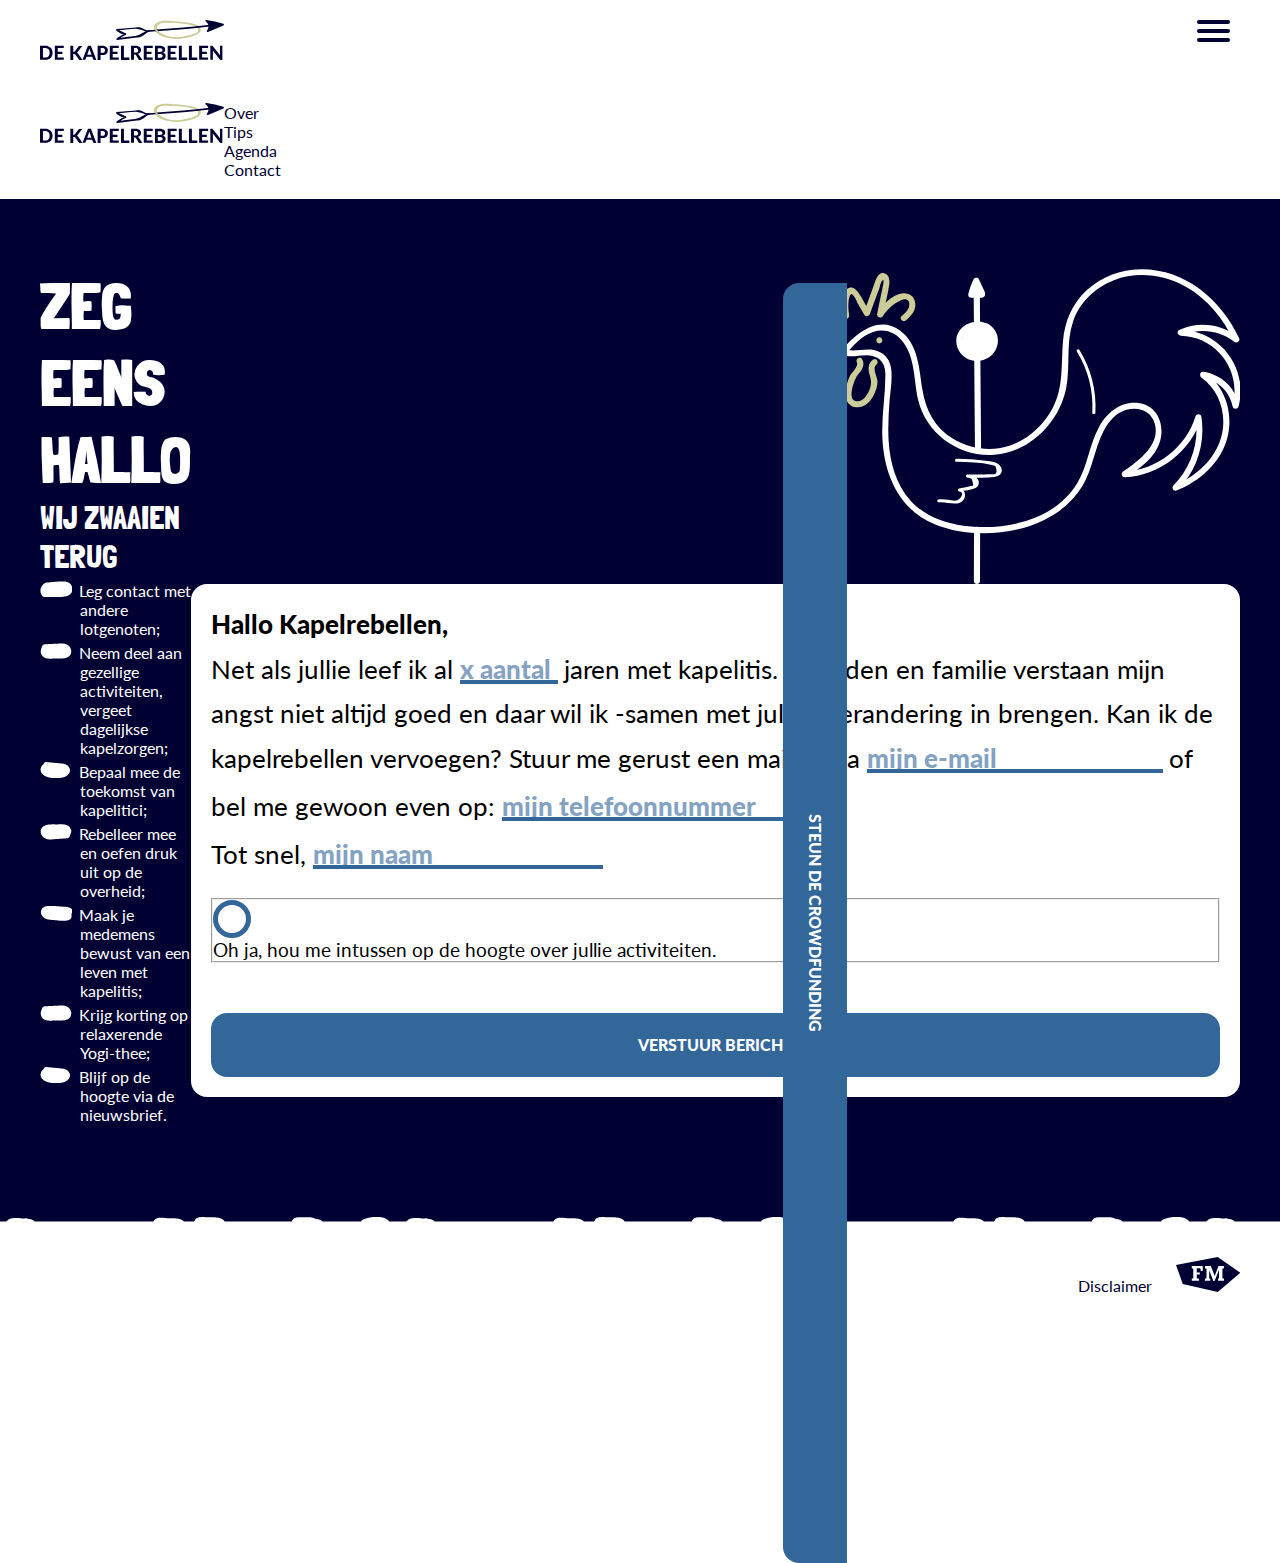
<file: contact.html>
<!doctype html>
<html lang="nl">

<head>
    <!-- Required meta tags -->
    <meta charset="utf-8">
    <meta http-equiv="X-UA-Compatible" content="IE=edge">
    <meta name="viewport" content="width=device-width, initial-scale=1">
    <?xml version="1.0" encoding="utf-8"?>

    <!-- Bootstrap CSS & Jvascript source -->
    <link rel="stylesheet" href="https://stackpath.bootstrapcdn.com/bootstrap/4.1.3/css/bootstrap.min.css" integrity="sha384-MCw98/SFnGE8fJT3GXwEOngsV7Zt27NXFoaoApmYm81iuXoPkFOJwJ8ERdknLPMO"
        crossorigin="anonymous">
    <script src="https://stackpath.bootstrapcdn.com/bootstrap/4.1.3/js/bootstrap.min.js" integrity="sha384-ChfqqxuZUCnJSK3+MXmPNIyE6ZbWh2IMqE241rYiqJxyMiZ6OW/JmZQ5stwEULTy"
        crossorigin="anonymous"></script>

    <!-- Custom CSS x -->
    <link href="css/style.css" rel="stylesheet">

    <!-- Javascript files-->
    <script src="https://ajax.googleapis.com/ajax/libs/jquery/3.3.1/jquery.min.js"></script>
    <script src="js/main.js"></script>

    <!-- Fontawesome icon-->
    <link rel="stylesheet" href="https://cdnjs.cloudflare.com/ajax/libs/font-awesome/4.7.0/css/font-awesome.min.css" />

    <!-- Favicon-->
    <link rel="icon" type="image/png" href="favicon.png" />

    <title>Contact | De Kapelrebellen</title>
</head>

<body>

    <!-- mobile navbar-->
    <div class="container-fluid sticky-top d-md-none">
        <div class="row">
            <div class="col-5">
                <a class="navbar-brand" href="index.html" alt="logo kapelrebellen" title="De Kapelrebellen">
                    <svg version="1.1" id="Laag_1" xmlns="http://www.w3.org/2000/svg" xmlns:xlink="http://www.w3.org/1999/xlink"
                        x="0px" y="0px" viewBox="0 0 131.5 28.6" style="enable-background:ne w 0 0 131.5 28.6;"
                        xml:space="preserve" height=40px>
                        <g>
                            <g>
                                <g>
                                    <path class="st0" d="M94.2,1.9c4.5,0.1,9.1,0.6,13.5,1.6c2.1,0.5,6.5,1,5.1,4.8c-0.5,1.4-6.1,2.6-7.8,3
                                        c-4.5,1.2-9.4,1.5-13.9,0.1c-1.9-0.6-11.9-4.3-5.4-8.9C87.5,1.2,92.1,1.9,94.2,1.9c0.8,0,0.8-1.2,0-1.2c-3.1-0.1-14.8-0.5-12.4,6
                                        c2.5,6.6,14.5,7.4,20.1,6.5c2.8-0.4,15.3-2.5,12.7-7.5c-1.3-2.5-5.1-3-7.5-3.5c-4.3-0.9-8.6-1.4-13-1.5
                                        C93.4,0.7,93.4,1.9,94.2,1.9L94.2,1.9z" />
                                </g>
                            </g>
                            <g>
                                <path class="st2" d="M130.9,3.3c-3.9-1.2-8-2.2-12.1-2.7c1.2,0.7,2.1,2.1,2.3,3.5s-0.3,2.9-1.3,4C123.8,6.4,126.9,5,130.9,3.3" />
                                <g>
                                    <path class="st2" d="M131.1,2.7c-4-1.2-8-2.1-12.1-2.7c-0.7-0.1-1.1,0.7-0.5,1.1c2.3,1.6,2.6,4.4,0.9,6.5c-0.5,0.6,0.1,1.2,0.7,1
                                        c3.7-1.6,7.4-3.2,11.1-4.7c0.7-0.3,0.1-1.4-0.6-1.1c-3.7,1.6-7.4,3.2-11.1,4.7c0.2,0.3,0.5,0.6,0.7,1c2.3-2.8,1.8-6.3-1.1-8.4
                                        c-0.2,0.4-0.3,0.7-0.5,1.1c4.1,0.6,8.1,1.5,12.1,2.7C131.5,4.1,131.8,3,131.1,2.7L131.1,2.7z" />
                                </g>
                            </g>
                            <g>
                                <g>
                                    <path class="st2" d="M121.4,3.4C108.8,4.9,96.1,6,83.5,6.8c-0.8,0-0.8,1.3,0,1.2c12.7-0.8,25.3-1.9,37.9-3.4
                                        C122.1,4.5,122.1,3.3,121.4,3.4L121.4,3.4z" />
                                </g>
                            </g>
                            <g>
                                <g>
                                    <path class="st2" d="M83.1,6.9c-1.8,0.1-3.7,0.3-5.5,0.4c-0.8,0.1-0.8,1.3,0,1.2c1.8-0.1,3.7-0.3,5.5-0.4
                                        C83.9,8.1,83.9,6.8,83.1,6.9L83.1,6.9z" />
                                </g>
                            </g>
                            <g>
                                <g>
                                    <path class="st2" d="M77.7,7.3c-2.6,0.3-3.3-1-5.3-1.7c-1.4-0.5-2.5-0.4-3.9-0.2C64,5.7,59.5,6.2,55,6.5c-0.6,0-0.8,0.8-0.3,1.1
                                        c2,1.5,4,2.5,6.3,3.3c0-0.4,0-0.8,0-1.2c-2.3,0.9-4.3,2-6.2,3.6c-0.4,0.3-0.1,1.1,0.4,1c4.6-0.5,9.3-0.9,14-1.7
                                        c1.3-0.2,2.6-0.4,3.7-1c1.8-0.9,2.9-2.5,4.9-3.2c0.7-0.2,0.4-1.4-0.3-1.2c-3.5,1.2-5.6,3.8-9.5,4.3c-4.2,0.6-8.5,1-12.7,1.5
                                        c0.1,0.3,0.3,0.7,0.4,1c1.9-1.5,3.4-2.4,5.6-3.3c0.6-0.2,0.6-1,0-1.2c-2.3-0.8-4.1-1.7-6-3.2c-0.1,0.4-0.2,0.8-0.3,1.1
                                        c4.4-0.2,9-1,13.4-1.1c3.3,0,6,2.2,9.2,1.9C78.4,8.4,78.4,7.2,77.7,7.3L77.7,7.3z" />
                                </g>
                            </g>
                            <g>
                                <g>
                                    <path class="st0" d="M84.7,8.1c-1.6-1.4-2.7-3.4-0.5-4.9C85,2.6,86,2.4,87,2.1c2.4-0.5,4.8-0.3,7.2-0.2c0.8,0,0.8-1.2,0-1.2
                                        C90.7,0.6,86,0.1,83,2.5c-2.4,2-1.2,4.7,0.8,6.4C84.4,9.5,85.3,8.6,84.7,8.1L84.7,8.1z" />
                                </g>
                            </g>
                        </g>
                        <g>
                            <path class="st2" d="M9,23.5c0,0.7-0.1,1.4-0.4,2c-0.2,0.6-0.6,1.1-1,1.6c-0.5,0.4-1,0.8-1.6,1c-0.6,0.3-1.3,0.4-2.1,0.4H0V18.5
                                h3.9c0.8,0,1.5,0.1,2.1,0.4c0.6,0.3,1.2,0.6,1.6,1c0.5,0.4,0.8,1,1,1.6S9,22.8,9,23.5z M6.9,23.5c0-0.5-0.1-1-0.2-1.4
                                c-0.1-0.4-0.3-0.8-0.6-1.1c-0.3-0.3-0.6-0.5-0.9-0.7s-0.8-0.2-1.3-0.2H2.1v6.8h1.8c0.5,0,0.9-0.1,1.3-0.2s0.7-0.4,0.9-0.7
                                s0.5-0.7,0.6-1.1C6.8,24.5,6.9,24.1,6.9,23.5z" />
                            <path class="st2" d="M12.7,20.1v2.6H16v1.6h-3.4v2.6H17v1.6h-6.4V18.5H17v1.6H12.7z" />
                            <path class="st2" d="M23.9,22.7h0.4c0.3,0,0.6-0.1,0.7-0.3l2.5-3.4c0.1-0.2,0.3-0.3,0.4-0.3s0.3-0.1,0.5-0.1h1.8l-3.2,4.1
                                c-0.2,0.3-0.4,0.5-0.6,0.6c0.2,0.1,0.3,0.1,0.4,0.3c0.1,0.1,0.3,0.2,0.4,0.4l3.3,4.7h-1.9c-0.1,0-0.2,0-0.3,0s-0.2,0-0.2-0.1
                                s-0.1-0.1-0.2-0.1c0,0-0.1-0.1-0.1-0.2l-2.6-3.6c-0.1-0.1-0.2-0.2-0.3-0.3c-0.1-0.1-0.3-0.1-0.5-0.1h-0.6v4.4h-2.1V18.5h2.1V22.7z" />
                            <path class="st2" d="M40.3,28.6h-1.6c-0.2,0-0.3,0-0.4-0.1S38,28.3,38,28.1l-0.7-1.9h-4l-0.7,1.9c0,0.1-0.1,0.2-0.2,0.3
                                c-0.1,0.1-0.3,0.1-0.4,0.1h-1.6l3.9-10.1h2.1L40.3,28.6z M36.8,24.8l-1.1-3.1c-0.1-0.2-0.1-0.4-0.2-0.6c-0.1-0.2-0.1-0.5-0.2-0.7
                                c-0.1,0.3-0.1,0.5-0.2,0.7s-0.1,0.4-0.2,0.6l-1.1,3.1H36.8z" />
                            <path class="st2" d="M44.6,18.5c0.7,0,1.3,0.1,1.8,0.2c0.5,0.2,0.9,0.4,1.2,0.7c0.3,0.3,0.6,0.6,0.7,1c0.2,0.4,0.2,0.8,0.2,1.3
                                c0,0.5-0.1,0.9-0.2,1.4c-0.2,0.4-0.4,0.8-0.7,1.1c-0.3,0.3-0.7,0.5-1.2,0.7s-1.1,0.2-1.8,0.2h-1.3v3.5h-2.1V18.5H44.6z M44.6,23.5
                                c0.7,0,1.1-0.2,1.4-0.5c0.3-0.3,0.5-0.7,0.5-1.3c0-0.3,0-0.5-0.1-0.7c-0.1-0.2-0.2-0.4-0.3-0.5c-0.2-0.1-0.4-0.3-0.6-0.3
                                c-0.2-0.1-0.5-0.1-0.8-0.1h-1.3v3.4H44.6z" />
                            <path class="st2" d="M52,20.1v2.6h3.4v1.6H52v2.6h4.3v1.6h-6.4V18.5h6.4v1.6H52z" />
                            <path class="st2" d="M63.9,26.9v1.7h-6V18.5H60v8.4H63.9z" />
                            <path class="st2" d="M73.2,28.6h-1.9c-0.4,0-0.6-0.1-0.8-0.4l-1.9-3.1c-0.1-0.1-0.2-0.2-0.3-0.3c-0.1-0.1-0.2-0.1-0.4-0.1h-0.7v3.8
                                h-2.1V18.5h3.2c0.7,0,1.3,0.1,1.8,0.2c0.5,0.1,0.9,0.3,1.2,0.6c0.3,0.3,0.6,0.6,0.7,0.9c0.1,0.4,0.2,0.8,0.2,1.2
                                c0,0.3,0,0.6-0.1,0.9s-0.2,0.6-0.4,0.8s-0.4,0.5-0.7,0.7c-0.3,0.2-0.6,0.3-0.9,0.5c0.1,0.1,0.3,0.2,0.4,0.3
                                c0.1,0.1,0.2,0.2,0.3,0.4L73.2,28.6z M68.3,23.3c0.3,0,0.6,0,0.9-0.1c0.2-0.1,0.4-0.2,0.6-0.4s0.3-0.3,0.3-0.5
                                c0.1-0.2,0.1-0.4,0.1-0.7c0-0.5-0.2-0.8-0.5-1.1c-0.3-0.3-0.8-0.4-1.4-0.4h-1.1v3.2H68.3z" />
                            <path class="st2" d="M76.3,20.1v2.6h3.4v1.6h-3.4v2.6h4.3v1.6h-6.4V18.5h6.4v1.6H76.3z" />
                            <path class="st2" d="M85.7,18.5c0.7,0,1.3,0.1,1.7,0.2c0.5,0.1,0.9,0.3,1.2,0.5c0.3,0.2,0.5,0.5,0.7,0.9c0.1,0.3,0.2,0.7,0.2,1.1
                                c0,0.2,0,0.5-0.1,0.7c-0.1,0.2-0.2,0.4-0.3,0.6c-0.1,0.2-0.3,0.4-0.5,0.5s-0.5,0.3-0.8,0.4c0.7,0.2,1.2,0.4,1.5,0.8
                                s0.5,0.8,0.5,1.4c0,0.4-0.1,0.8-0.2,1.2c-0.2,0.4-0.4,0.7-0.7,1s-0.7,0.5-1.2,0.6s-1,0.2-1.6,0.2h-3.9V18.5H85.7z M84.2,20.1v2.7
                                h1.4c0.3,0,0.6,0,0.8-0.1c0.2,0,0.4-0.1,0.6-0.2c0.2-0.1,0.3-0.2,0.4-0.4c0.1-0.2,0.1-0.4,0.1-0.6c0-0.3,0-0.5-0.1-0.6
                                s-0.2-0.3-0.3-0.4s-0.3-0.2-0.5-0.2s-0.5-0.1-0.8-0.1H84.2z M86,27c0.3,0,0.6,0,0.8-0.1c0.2-0.1,0.4-0.2,0.5-0.3
                                c0.1-0.1,0.2-0.3,0.3-0.5c0.1-0.2,0.1-0.4,0.1-0.5c0-0.2,0-0.4-0.1-0.5s-0.2-0.3-0.3-0.4c-0.1-0.1-0.3-0.2-0.5-0.3
                                c-0.2-0.1-0.5-0.1-0.8-0.1h-1.8V27H86z" />
                            <path class="st2" d="M93.4,20.1v2.6h3.4v1.6h-3.4v2.6h4.3v1.6h-6.4V18.5h6.4v1.6H93.4z" />
                            <path class="st2" d="M105.3,26.9v1.7h-6V18.5h2.1v8.4H105.3z" />
                            <path class="st2" d="M112.5,26.9v1.7h-6V18.5h2.1v8.4H112.5z" />
                            <path class="st2" d="M115.9,20.1v2.6h3.4v1.6h-3.4v2.6h4.3v1.6h-6.4V18.5h6.4v1.6H115.9z" />
                            <path class="st2" d="M130.4,18.5v10.1h-1.1c-0.2,0-0.3,0-0.4-0.1c-0.1-0.1-0.2-0.1-0.3-0.3l-5-6.4c0,0.2,0,0.3,0,0.5
                                c0,0.2,0,0.3,0,0.4v5.8h-1.8V18.5h1.1c0.1,0,0.2,0,0.2,0s0.1,0,0.2,0s0.1,0.1,0.1,0.1c0,0,0.1,0.1,0.2,0.2l5.1,6.4
                                c0-0.2,0-0.3,0-0.5c0-0.2,0-0.3,0-0.5v-5.8H130.4z" />
                        </g>

                    </svg>
                </a>
            </div>
            <div class="col-7">
                <nav role='navigation'>
                    <div id="menuToggle">
                        <!--A hidden checkbox, used as click reciever -->
                        <input type="checkbox" />

                        <!--Some spans to act as a hamburger-->
                        <span></span>
                        <span></span>
                        <span></span>

                        <!--The menu-->
                        <ul id="menu" class="hide-menu">
                            <a href="index.html">
                                <li>Over</li>
                            </a>
                            <a href="tips.html">
                                <li>Tips</li>
                            </a>
                            <a href="agenda.htm">
                                <li>Agenda</li>
                            </a>
                            <a href="#">
                                <li>Contact</li>
                            </a>
                            <a href="crowdfunding.html">
                                <li>Crowdfunding</li>
                            </a>
                        </ul>
                    </div>
                </nav>
            </div>

        </div>
    </div>

    <!-- navbar on medium & large screens-->

    <div class="container-fluid sticky-top d-none d-md-block">
        <div class="row">
            <div class="col-1">

            </div>
            <div class="col-4">
                <a class="navbar-brand" href="index.html" alt="logo kapelrebellen" title="De Kapelrebellen">
                    <svg version="1.1" id="Laag_1" xmlns="http://www.w3.org/2000/svg" xmlns:xlink="http://www.w3.org/1999/xlink"
                        x="0px" y="0px" viewBox="0 0 131.5 28.6" style="enable-background:ne w 0 0 131.5 28.6;"
                        xml:space="preserve" height=40px>
                        <g>
                            <g>
                                <g>
                                    <path class="st0" d="M94.2,1.9c4.5,0.1,9.1,0.6,13.5,1.6c2.1,0.5,6.5,1,5.1,4.8c-0.5,1.4-6.1,2.6-7.8,3
                                        c-4.5,1.2-9.4,1.5-13.9,0.1c-1.9-0.6-11.9-4.3-5.4-8.9C87.5,1.2,92.1,1.9,94.2,1.9c0.8,0,0.8-1.2,0-1.2c-3.1-0.1-14.8-0.5-12.4,6
                                        c2.5,6.6,14.5,7.4,20.1,6.5c2.8-0.4,15.3-2.5,12.7-7.5c-1.3-2.5-5.1-3-7.5-3.5c-4.3-0.9-8.6-1.4-13-1.5
                                        C93.4,0.7,93.4,1.9,94.2,1.9L94.2,1.9z" />
                                </g>
                            </g>
                            <g>
                                <path class="st2" d="M130.9,3.3c-3.9-1.2-8-2.2-12.1-2.7c1.2,0.7,2.1,2.1,2.3,3.5s-0.3,2.9-1.3,4C123.8,6.4,126.9,5,130.9,3.3" />
                                <g>
                                    <path class="st2" d="M131.1,2.7c-4-1.2-8-2.1-12.1-2.7c-0.7-0.1-1.1,0.7-0.5,1.1c2.3,1.6,2.6,4.4,0.9,6.5c-0.5,0.6,0.1,1.2,0.7,1
                                        c3.7-1.6,7.4-3.2,11.1-4.7c0.7-0.3,0.1-1.4-0.6-1.1c-3.7,1.6-7.4,3.2-11.1,4.7c0.2,0.3,0.5,0.6,0.7,1c2.3-2.8,1.8-6.3-1.1-8.4
                                        c-0.2,0.4-0.3,0.7-0.5,1.1c4.1,0.6,8.1,1.5,12.1,2.7C131.5,4.1,131.8,3,131.1,2.7L131.1,2.7z" />
                                </g>
                            </g>
                            <g>
                                <g>
                                    <path class="st2" d="M121.4,3.4C108.8,4.9,96.1,6,83.5,6.8c-0.8,0-0.8,1.3,0,1.2c12.7-0.8,25.3-1.9,37.9-3.4
                                        C122.1,4.5,122.1,3.3,121.4,3.4L121.4,3.4z" />
                                </g>
                            </g>
                            <g>
                                <g>
                                    <path class="st2" d="M83.1,6.9c-1.8,0.1-3.7,0.3-5.5,0.4c-0.8,0.1-0.8,1.3,0,1.2c1.8-0.1,3.7-0.3,5.5-0.4
                                        C83.9,8.1,83.9,6.8,83.1,6.9L83.1,6.9z" />
                                </g>
                            </g>
                            <g>
                                <g>
                                    <path class="st2" d="M77.7,7.3c-2.6,0.3-3.3-1-5.3-1.7c-1.4-0.5-2.5-0.4-3.9-0.2C64,5.7,59.5,6.2,55,6.5c-0.6,0-0.8,0.8-0.3,1.1
                                        c2,1.5,4,2.5,6.3,3.3c0-0.4,0-0.8,0-1.2c-2.3,0.9-4.3,2-6.2,3.6c-0.4,0.3-0.1,1.1,0.4,1c4.6-0.5,9.3-0.9,14-1.7
                                        c1.3-0.2,2.6-0.4,3.7-1c1.8-0.9,2.9-2.5,4.9-3.2c0.7-0.2,0.4-1.4-0.3-1.2c-3.5,1.2-5.6,3.8-9.5,4.3c-4.2,0.6-8.5,1-12.7,1.5
                                        c0.1,0.3,0.3,0.7,0.4,1c1.9-1.5,3.4-2.4,5.6-3.3c0.6-0.2,0.6-1,0-1.2c-2.3-0.8-4.1-1.7-6-3.2c-0.1,0.4-0.2,0.8-0.3,1.1
                                        c4.4-0.2,9-1,13.4-1.1c3.3,0,6,2.2,9.2,1.9C78.4,8.4,78.4,7.2,77.7,7.3L77.7,7.3z" />
                                </g>
                            </g>
                            <g>
                                <g>
                                    <path class="st0" d="M84.7,8.1c-1.6-1.4-2.7-3.4-0.5-4.9C85,2.6,86,2.4,87,2.1c2.4-0.5,4.8-0.3,7.2-0.2c0.8,0,0.8-1.2,0-1.2
                                        C90.7,0.6,86,0.1,83,2.5c-2.4,2-1.2,4.7,0.8,6.4C84.4,9.5,85.3,8.6,84.7,8.1L84.7,8.1z" />
                                </g>
                            </g>
                        </g>
                        <g>
                            <path class="st2" d="M9,23.5c0,0.7-0.1,1.4-0.4,2c-0.2,0.6-0.6,1.1-1,1.6c-0.5,0.4-1,0.8-1.6,1c-0.6,0.3-1.3,0.4-2.1,0.4H0V18.5
                                h3.9c0.8,0,1.5,0.1,2.1,0.4c0.6,0.3,1.2,0.6,1.6,1c0.5,0.4,0.8,1,1,1.6S9,22.8,9,23.5z M6.9,23.5c0-0.5-0.1-1-0.2-1.4
                                c-0.1-0.4-0.3-0.8-0.6-1.1c-0.3-0.3-0.6-0.5-0.9-0.7s-0.8-0.2-1.3-0.2H2.1v6.8h1.8c0.5,0,0.9-0.1,1.3-0.2s0.7-0.4,0.9-0.7
                                s0.5-0.7,0.6-1.1C6.8,24.5,6.9,24.1,6.9,23.5z" />
                            <path class="st2" d="M12.7,20.1v2.6H16v1.6h-3.4v2.6H17v1.6h-6.4V18.5H17v1.6H12.7z" />
                            <path class="st2" d="M23.9,22.7h0.4c0.3,0,0.6-0.1,0.7-0.3l2.5-3.4c0.1-0.2,0.3-0.3,0.4-0.3s0.3-0.1,0.5-0.1h1.8l-3.2,4.1
                                c-0.2,0.3-0.4,0.5-0.6,0.6c0.2,0.1,0.3,0.1,0.4,0.3c0.1,0.1,0.3,0.2,0.4,0.4l3.3,4.7h-1.9c-0.1,0-0.2,0-0.3,0s-0.2,0-0.2-0.1
                                s-0.1-0.1-0.2-0.1c0,0-0.1-0.1-0.1-0.2l-2.6-3.6c-0.1-0.1-0.2-0.2-0.3-0.3c-0.1-0.1-0.3-0.1-0.5-0.1h-0.6v4.4h-2.1V18.5h2.1V22.7z" />
                            <path class="st2" d="M40.3,28.6h-1.6c-0.2,0-0.3,0-0.4-0.1S38,28.3,38,28.1l-0.7-1.9h-4l-0.7,1.9c0,0.1-0.1,0.2-0.2,0.3
                                c-0.1,0.1-0.3,0.1-0.4,0.1h-1.6l3.9-10.1h2.1L40.3,28.6z M36.8,24.8l-1.1-3.1c-0.1-0.2-0.1-0.4-0.2-0.6c-0.1-0.2-0.1-0.5-0.2-0.7
                                c-0.1,0.3-0.1,0.5-0.2,0.7s-0.1,0.4-0.2,0.6l-1.1,3.1H36.8z" />
                            <path class="st2" d="M44.6,18.5c0.7,0,1.3,0.1,1.8,0.2c0.5,0.2,0.9,0.4,1.2,0.7c0.3,0.3,0.6,0.6,0.7,1c0.2,0.4,0.2,0.8,0.2,1.3
                                c0,0.5-0.1,0.9-0.2,1.4c-0.2,0.4-0.4,0.8-0.7,1.1c-0.3,0.3-0.7,0.5-1.2,0.7s-1.1,0.2-1.8,0.2h-1.3v3.5h-2.1V18.5H44.6z M44.6,23.5
                                c0.7,0,1.1-0.2,1.4-0.5c0.3-0.3,0.5-0.7,0.5-1.3c0-0.3,0-0.5-0.1-0.7c-0.1-0.2-0.2-0.4-0.3-0.5c-0.2-0.1-0.4-0.3-0.6-0.3
                                c-0.2-0.1-0.5-0.1-0.8-0.1h-1.3v3.4H44.6z" />
                            <path class="st2" d="M52,20.1v2.6h3.4v1.6H52v2.6h4.3v1.6h-6.4V18.5h6.4v1.6H52z" />
                            <path class="st2" d="M63.9,26.9v1.7h-6V18.5H60v8.4H63.9z" />
                            <path class="st2" d="M73.2,28.6h-1.9c-0.4,0-0.6-0.1-0.8-0.4l-1.9-3.1c-0.1-0.1-0.2-0.2-0.3-0.3c-0.1-0.1-0.2-0.1-0.4-0.1h-0.7v3.8
                                h-2.1V18.5h3.2c0.7,0,1.3,0.1,1.8,0.2c0.5,0.1,0.9,0.3,1.2,0.6c0.3,0.3,0.6,0.6,0.7,0.9c0.1,0.4,0.2,0.8,0.2,1.2
                                c0,0.3,0,0.6-0.1,0.9s-0.2,0.6-0.4,0.8s-0.4,0.5-0.7,0.7c-0.3,0.2-0.6,0.3-0.9,0.5c0.1,0.1,0.3,0.2,0.4,0.3
                                c0.1,0.1,0.2,0.2,0.3,0.4L73.2,28.6z M68.3,23.3c0.3,0,0.6,0,0.9-0.1c0.2-0.1,0.4-0.2,0.6-0.4s0.3-0.3,0.3-0.5
                                c0.1-0.2,0.1-0.4,0.1-0.7c0-0.5-0.2-0.8-0.5-1.1c-0.3-0.3-0.8-0.4-1.4-0.4h-1.1v3.2H68.3z" />
                            <path class="st2" d="M76.3,20.1v2.6h3.4v1.6h-3.4v2.6h4.3v1.6h-6.4V18.5h6.4v1.6H76.3z" />
                            <path class="st2" d="M85.7,18.5c0.7,0,1.3,0.1,1.7,0.2c0.5,0.1,0.9,0.3,1.2,0.5c0.3,0.2,0.5,0.5,0.7,0.9c0.1,0.3,0.2,0.7,0.2,1.1
                                c0,0.2,0,0.5-0.1,0.7c-0.1,0.2-0.2,0.4-0.3,0.6c-0.1,0.2-0.3,0.4-0.5,0.5s-0.5,0.3-0.8,0.4c0.7,0.2,1.2,0.4,1.5,0.8
                                s0.5,0.8,0.5,1.4c0,0.4-0.1,0.8-0.2,1.2c-0.2,0.4-0.4,0.7-0.7,1s-0.7,0.5-1.2,0.6s-1,0.2-1.6,0.2h-3.9V18.5H85.7z M84.2,20.1v2.7
                                h1.4c0.3,0,0.6,0,0.8-0.1c0.2,0,0.4-0.1,0.6-0.2c0.2-0.1,0.3-0.2,0.4-0.4c0.1-0.2,0.1-0.4,0.1-0.6c0-0.3,0-0.5-0.1-0.6
                                s-0.2-0.3-0.3-0.4s-0.3-0.2-0.5-0.2s-0.5-0.1-0.8-0.1H84.2z M86,27c0.3,0,0.6,0,0.8-0.1c0.2-0.1,0.4-0.2,0.5-0.3
                                c0.1-0.1,0.2-0.3,0.3-0.5c0.1-0.2,0.1-0.4,0.1-0.5c0-0.2,0-0.4-0.1-0.5s-0.2-0.3-0.3-0.4c-0.1-0.1-0.3-0.2-0.5-0.3
                                c-0.2-0.1-0.5-0.1-0.8-0.1h-1.8V27H86z" />
                            <path class="st2" d="M93.4,20.1v2.6h3.4v1.6h-3.4v2.6h4.3v1.6h-6.4V18.5h6.4v1.6H93.4z" />
                            <path class="st2" d="M105.3,26.9v1.7h-6V18.5h2.1v8.4H105.3z" />
                            <path class="st2" d="M112.5,26.9v1.7h-6V18.5h2.1v8.4H112.5z" />
                            <path class="st2" d="M115.9,20.1v2.6h3.4v1.6h-3.4v2.6h4.3v1.6h-6.4V18.5h6.4v1.6H115.9z" />
                            <path class="st2" d="M130.4,18.5v10.1h-1.1c-0.2,0-0.3,0-0.4-0.1c-0.1-0.1-0.2-0.1-0.3-0.3l-5-6.4c0,0.2,0,0.3,0,0.5
                                c0,0.2,0,0.3,0,0.4v5.8h-1.8V18.5h1.1c0.1,0,0.2,0,0.2,0s0.1,0,0.2,0s0.1,0.1,0.1,0.1c0,0,0.1,0.1,0.2,0.2l5.1,6.4
                                c0-0.2,0-0.3,0-0.5c0-0.2,0-0.3,0-0.5v-5.8H130.4z" />
                        </g>
                    </svg></a>
            </div>
            <div class="col-6">
                <ul class="nav justify-content-end">
                    <li class="nav-item">
                        <a class="nav-link" href="index.html">Over</a>
                    </li>
                    <li class="nav-item">
                        <a class="nav-link" href="tips.html">Tips</a>
                    </li>
                    <li class="nav-item">
                        <a class="nav-link" href="agenda.htm">Agenda</a>
                    </li>
                    <li class="nav-item">
                        <a class="nav-link" href="#">Contact</a>
                    </li>
                </ul>
            </div>
            <div class="col-1">
            </div>
        </div>
    </div>

    <!-- sidebar crowdfunding-->

    <div class="fixed-bottom d-none d-md-block">
        <a href="crowdfunding.html"><button type="button" class="bttns rotate lightblue">Steun de crowdfunding</button></a>
    </div>

    <!-- header -->

    <div class="container-fluid darkblue">
        <div class="row">
            <div class="col-md-1 d-none d-md-block">
            </div>
            <div class="col-12 col-md-10 col-lg-4 hello">
                <h2>Zeg eens hallo</h2>
                <h3>Wij zwaaien terug</h3>
                <ul>
                    <li class="list1">Leg contact met andere lotgenoten;</li>
                    <li class="list2">Neem deel aan gezellige activiteiten, vergeet dagelijkse kapelzorgen;</li>
                    <li class="list3">Bepaal mee de toekomst van kapelitici;</li>
                    <li class="list4">Rebelleer mee en oefen druk uit op de overheid;</li>
                    <li class="list5">Maak je medemens bewust van een leven met kapelitis;</li>
                    <li class="list2">Krijg korting op relaxerende Yogi-thee;</li>
                    <li class="list3">Blijf op de hoogte via de nieuwsbrief.</li>
                </ul>
            </div>
            <div class="col-md-1 d-none d-md-block d-lg-none">
            </div>
            <div class="col-md-1 d-none d-md-block d-lg-none">
            </div>
            <div class="col-12 col-md-10 col-lg-6 contact-form">
                <div class="rooster">
                    <svg class="contact-img" version="1.1" id="Laag_1" xmlns="http://www.w3.org/2000/svg" xmlns:xlink="http://www.w3.org/1999/xlink"
                        x="0px" y="0px" viewBox="0 0 340.1 256.6" style="enable-background:new 0 0 340.1 256.6;"
                        xml:space="preserve">
                        <title>De wind staat gunstig voor kapelitici</title>
                        <g>
                            <g>
                                <g>
                                    <g>
                                        <path class="st1" d="M18.5,69.4c6.3-7.2,13-15,22.3-18.1c9.9-3.3,19.2,0.6,25,9C75.3,73.7,74,91.6,77.6,107
                                        c6.6,27.6,33.7,46.6,62,44.4c28.7-2.2,52.7-26.1,58.4-53.8c3.7-18.2-0.4-37.4,5.8-55.1C209.1,27.1,222,14.9,237,9.1
                                        c19.2-7.4,41.2-4.4,58.9,5.6c17.4,9.8,30.3,25.9,38.7,43.9c1.3-1,2.6-2,3.9-3c-13.9-10.9-32.4-13.2-48.4-5.9
                                        c-2.4,1.1-1,4.6,1.3,4.7c29,0.7,49.7,28.2,42.4,56.3c1.6,0,3.2,0,4.8,0c-2.8-14.4-14.7-25-29-26.9c-2.7-0.4-3.1,3.4-1.3,4.7
                                        c15.2,10.5,21,30.9,16.1,48.3c-5.1,18.4-20.6,32.3-38,39.1c0.8,1.4,1.6,2.8,2.4,4.2c15.8-15.7,22.9-38.1,19.4-60
                                        c-0.4-2.6-4.2-2.2-4.8,0c-7.8,25.1-31.4,43.6-57.6,44.9c0.4,1.6,0.8,3.1,1.3,4.7c12-8,25.5-17.4,28.2-32.7
                                        c2.2-12.5-3.9-25.4-17.3-27.6c-14.3-2.3-26.3,7.1-32.9,18.9c-8.3,14.8-9.5,32.5-18.4,46.9c-18.7,30.1-59.5,38.3-92.4,33.9
                                        C98,206.8,82,200.7,71,188.3c-11.6-13-16.4-30.8-17.5-47.8c-0.7-10.9-0.1-21.8,0.7-32.7c0.7-9,2.7-18.9,1.1-27.9
                                        c-1.3-7.5-6.5-12.5-13.9-14c-8-1.6-16.5,2.2-24-0.7c-3-1.2-4.3,3.7-1.3,4.8c6.5,2.5,12.3,0.2,18.9,0.2
                                        c9.7,0.1,15.7,4.9,15.8,14.9c0.2,17.8-3.4,35.5-2.4,53.4c1.5,29.2,13.7,57.4,42.1,69.3c27.4,11.4,63.2,9.5,89.7-3.4
                                        c12.6-6.1,23.8-15.5,31.1-27.6c8.4-13.9,9.8-30.6,17.3-44.9c4-7.6,10-14.7,18.5-17.2c8.3-2.4,18-0.4,21.9,8.1
                                        c8.6,18.5-11.4,33.4-24.5,42.2c-1.9,1.3-1.4,4.8,1.3,4.7c28.5-1.5,54-21.3,62.5-48.6c-1.6,0-3.2,0-4.8,0
                                        c3.2,20.1-3.7,40.8-18.1,55.2c-1.7,1.7,0,5.1,2.4,4.2c19.4-7.6,36.7-23.1,41.8-43.9c4.8-19.4-2.1-41.1-18.8-52.6
                                        c-0.4,1.6-0.8,3.1-1.3,4.7c12.2,1.6,21.9,11.3,24.2,23.3c0.5,2.5,4.2,2.3,4.8,0c8.2-31.3-14.9-61.9-47.2-62.6
                                        c0.4,1.6,0.8,3.1,1.3,4.7c13.8-6.3,30.5-4.3,42.4,5.1c2.2,1.8,5.2-0.4,3.9-3c-14.6-31.5-44.4-56.6-80.5-56
                                        c-16,0.3-31.5,6.2-43.4,17c-12.1,11-18.1,25.6-19.5,41.7c-1.6,18.8,0.7,37.5-8.6,54.8c-7.6,14.1-20.4,25.7-35.7,30.5
                                        c-15.2,4.8-32,2.3-45.5-6.1c-14.7-9.1-22-23.1-24.7-39.8c-2.7-16.8-3.2-37.2-18.3-48.3c-17.8-13-36,2.8-47.6,16.1
                                        C12.9,68.3,16.4,71.8,18.5,69.4L18.5,69.4z" />
                                    </g>
                                </g>
                                <g>
                                    <g>
                                        <path class="st0" d="M27.6,76c1.7,3.3-4.8,8.8-6.1,11.9c-1.5,3.4-2.5,7.3-3,11c-0.9,6.3,1.2,12.9,8.3,13.7
                                        c6.9,0.8,12-4.7,14.8-10.4c1.6-3.3,2.9-7,2.8-10.7c-0.1-3.4-4.6-11-1-13.5c2.6-1.8,0.1-6.2-2.5-4.3c-4.4,3.1-4.3,7.7-2.9,12.5
                                        c1.4,4.5,1.7,7.9-0.2,12.3c-1.6,3.6-4.1,8.2-8.3,9.1c-11.2,2.4-4.4-17.2-1.3-21.2c3.2-4,6.5-7.6,3.7-12.9
                                        C30.4,70.6,26.1,73.1,27.6,76L27.6,76z" />
                                    </g>
                                </g>
                                <g>
                                    <g>
                                        <path class="st0" d="M67.5,41.9c3.6-3.2,7.4-6.9,7.7-12c0.3-4-1.6-8.1-5.6-9.5c-9.7-3.5-20.8,8.5-25.4,15.5
                                        c1.5,0.6,3,1.3,4.6,1.9c1.7-8.2,3.8-16.4,5.1-24.6c0.5-3.3,0.4-8.4-3.6-9.6c-5.4-1.7-7.3,5.3-8.6,8.8
                                        c-2.8,7.7-5.6,15.4-8.4,23.1c1.5-0.2,3-0.4,4.6-0.6c-3.1-5.4-5.9-11.4-9.6-16.4c-1.7-2.3-4.1-4.2-7-3.3
                                        c-7.7,2.3-5.9,17.9-4.9,23.6c1.2-0.9,2.4-1.9,3.7-2.8c-3.8-2.6-8-5.1-12.7-4.3c-3.8,0.7-6.5,3.4-7.1,7.2
                                        c-1.5,9.2,7,17.4,14.8,20.5c3,1.2,4.3-3.6,1.3-4.8c-4.7-1.9-8.8-5.6-10.6-10.5c-1.4-3.8,0.1-8.4,5.1-7.5
                                        c2.5,0.5,4.7,2.2,6.7,3.6c2,1.4,4-0.9,3.7-2.8c-0.5-2.9-0.8-5.7-0.6-8.7c0.1-1.6,0.1-3.7,0.7-5.2c0.1-0.6,0.3-1.1,0.4-1.7
                                        c1-1.7,1.8-1.9,2.4-0.6c1.8,1,3.5,5.9,4.5,7.6c1.6,2.8,3.3,5.7,4.9,8.5c1.1,2,3.9,1.3,4.6-0.6c1.7-4.7,3.5-9.5,5.2-14.2
                                        c0.9-2.4,1.7-4.7,2.6-7.1c0.5-1.4,1.1-5.2,2.5-6c0.6-1.2,0.9-0.9,0.8,0.8c0,1.2-0.2,2.3-0.5,3.5c-0.4,2.5-1,5.1-1.6,7.6
                                        c-1,5.1-2.1,10.1-3.1,15.2c-0.6,2.8,3,4.3,4.6,1.9c3.5-5.3,8.3-10.1,14.2-12.6c1.9-0.8,4.5-1.9,6.4-0.1c1.4,1.4,1.1,4,0.6,5.6
                                        c-1,2.8-3.6,5-5.8,6.9C61.6,40.5,65.1,44,67.5,41.9L67.5,41.9z" />
                                    </g>
                                </g>
                                <g>
                                    <g>
                                        <path class="st0" d="M45.9,60.6c3.2,0,3.2-5,0-5C42.7,55.6,42.7,60.6,45.9,60.6L45.9,60.6z" />
                                    </g>
                                </g>
                                <g>
                                    <g>
                                        <path class="st1" d="M123,212.3c0,13.9-0.1,27.9-0.1,41.8c0,3.2,5,3.2,5,0c0-13.9,0.1-27.9,0.1-41.8
                                        C128,209.1,123,209.1,123,212.3L123,212.3z" />
                                    </g>
                                </g>
                            </g>
                            <g>
                                <g>
                                    <path class="st1" d="M206.8,67.2c9.2,15,13.6,32.2,12.6,49.8c-0.1,1.6,2.4,1.6,2.5,0c1-18-3.5-35.7-13-51.1
                                    C208.1,64.5,205.9,65.8,206.8,67.2L206.8,67.2z" />
                                </g>
                            </g>
                            <g>
                                <g>
                                    <path class="st1" d="M108.8,157.1c9.4,0.2,19.6,0.4,28.8,2.6c1,0.2,2,0.5,2.9,0.9c1.8,4.9,0.9,7.1-2.8,6.6
                                    c-2.1,0.1-4.3,0.1-6.4,0.1c-4.6,0.1-9.2,0.2-13.7,0.2c-1.6,0-1.6,2.3,0,2.5c3.1,0.3,3.5,0,4.3,3.5c0.8,3.6,0.8,2.8-2.2,3.5
                                    c-3,0.7-5.9,1.3-8.9,1.9c-1.2,0.3-1.2,2.2,0,2.4c5.5,0.8,0.9,6.1-1.3,7c-2.1,0.9-5.4,0-7.5-0.3c-2.8-0.4-5.2-0.7-8-0.3
                                    c-1.6,0.2-0.9,2.7,0.7,2.4c5.9-0.9,15.7,4,20-2.4c2.2-3.2,0.8-8.3-3.2-8.9c0,0.8,0,1.6,0,2.4c4-0.9,9.1-1.1,12.7-2.9
                                    c1.5-0.8,2.4-1.8,2.7-3.6c0.7-5.3-5.4-6.8-9.3-7.3c0,0.8,0,1.7,0,2.5c7.2-0.1,14.8,0.5,21.9-0.5c4-0.5,7.4-3.1,5.7-7.5
                                    c-1.9-4.9-8.4-5.1-12.7-5.7c-7.8-1.1-15.7-1.6-23.6-1.7C107.2,154.6,107.2,157.1,108.8,157.1L108.8,157.1z" />
                                </g>
                            </g>
                            <g>
                                <g>
                                    <g>
                                        <path class="st1" d="M128.8,147.3c-0.4-44.3-0.7-88.5-1.1-132.8c0-3.2-5-3.2-5,0c0.4,44.3,0.7,88.5,1.1,132.8
                                        C123.8,150.5,128.8,150.6,128.8,147.3L128.8,147.3z" />
                                    </g>
                                </g>
                                <g>
                                    <g>
                                        <path class="st1" d="M125.5,43c-8.5,0.2-16.7,6.2-16.9,15.3c-0.2,9.5,7.9,17,17.2,16.7c8.8-0.2,16.4-7.2,16.7-16.1
                                        C142.9,49.5,134.9,42,125.5,43c-3.2,0.3-3.2,5.3,0,5c6.3-0.6,11.9,3.5,12,10.1c0.2,6.5-5.4,11.7-11.8,11.9
                                        c-6.3,0.2-12-4.5-12.2-11c-0.2-6.6,5.7-10.9,11.9-11C128.8,47.9,128.8,42.9,125.5,43L125.5,43z" />
                                    </g>
                                </g>
                                <g>
                                    <g>
                                        <path class="st1" d="M120.8,23.4c2.2,0.1,4.4,0,6.7,0c2,0,3.9-0.1,4.5-2.3c0.5-2-1-4.1-1.8-5.8c-1.1-2.3-2.1-4.6-3.2-7
                                        c-0.8-1.7-3.5-1.6-4.3,0c-1.9,3.8-3.4,7.8-4.3,12c-0.7,3.1,4.1,4.5,4.8,1.3c0.8-3.8,2.1-7.3,3.8-10.8c-1.4,0-2.9,0-4.3,0
                                        c0.8,1.7,1.5,3.4,2.3,5c0.4,0.8,0.7,1.5,1.1,2.3c0.1,0.3,1,2.1,1.1,1.8c0.4-0.5,0.8-1,1.1-1.5c0.4-0.1,0.4-0.1-0.1-0.1
                                        c-0.4,0-0.8,0-1.1,0c-0.7,0-1.3,0-2,0c-1.4,0-2.9,0-4.3,0C117.5,18.3,117.5,23.3,120.8,23.4L120.8,23.4z" />
                                    </g>
                                </g>
                                <g>
                                    <g>
                                        <path class="st1" d="M122.9,46.1c-7.5,2.7-11.6,10.5-9,18.2c2.5,7.2,13,9.8,19.4,6c6.3-3.7,8.1-16,3-21.3
                                        c-2.4-2.5-7.2-3.3-10.4-2.9c-4.5,0.6-6.8,4-8.5,7.9c-1.4,3.1-2.1,6.8-0.5,10c2,4.2,6.3,5,10.5,4.7c3.1-0.2,5.9-1.2,7.2-4.3
                                        c1.4-3.1,2.6-9.8,0.5-12.9c-1.7-2.4-5.4-3.1-8.2-2.9c-4.4,0.3-6.6,4-7.5,8c-0.6,3.1-0.7,6.6,2.4,8.4c3.3,1.8,7.5,0.6,9.8-2.2
                                        c2.3-2.8,3.5-7.8,0.2-10.4c-2.9-2.3-6.8-0.3-8.4,2.6c-1.4,2.7-0.6,6.4,2.8,6.9c3.8,0.5,5.7-3.6,3.8-6.5
                                        c-1.8-2.7-6.1-0.2-4.3,2.5c3.5,0.7,3.3,1.7-0.5,2.9c-1.1-1.4-1.4-2.8-0.8-4.3c0.6-2.2,3.1-3.7,5.2-2.6c1.7,0.9,1.2,2.1,1.1,3.6
                                        c-0.3,2.8-0.1,5.3-3.6,6.2c-4.5,1.1-7.3-2.2-6-6.5c1.4-4.6,4.7-7.6,9.6-5.5c4,1.7,3.6,7.6,2.2,11.1c-1.6,4-5.2,4.2-9,3.8
                                        c-9-1-7.3-13.1-0.1-15.6C127.2,49.9,125.9,45.1,122.9,46.1L122.9,46.1z" />
                                    </g>
                                </g>
                            </g>
                        </g>
                    </svg>
                </div>
                <form class="form-inline">
                    <p><strong>Hallo Kapelrebellen,</strong></p>
                    <p> Net als jullie leef ik al
                        <label for="inp" class="inp year-inp">
                            <input type="text" id="year" placeholder="x aantal">
                            <span class="label"></span>
                            <span class="border"></span>
                        </label> jaren met kapelitis. Vrienden en familie verstaan mijn angst niet altijd goed en daar
                        wil ik -samen met jullie- verandering in brengen. Kan ik de kapelrebellen vervoegen? Stuur me
                        gerust een mailtje via
                        <label for="inp" class="inp mail-inp">
                            <input type="text" id="e-mail" placeholder="mijn e-mail">
                            <span class="label"></span>
                            <span class="border"></span>
                        </label>of bel me gewoon even op:
                        <label for="inp" class="inp">
                            <input type="text" id="tel" placeholder="mijn telefoonnummer">
                            <span class="label"></span>
                            <span class="border"></span>
                        </label>
                    </p>
                    <p>
                        Tot snel,
                        <label for="inp" class="inp">
                            <input type="text" id="name" placeholder="mijn naam">
                            <span class="label"></span>
                            <span class="border"></span>
                        </label>
                    </p>
                    <fieldset class="news">
                        <label class="label2">
                            <input class="label2__checkbox" type="checkbox" />
                            <span class="label2__text">
                                <span class="label2__check">
                                    <i class="fa fa-check icon"></i>
                                </span>
                            </span>Oh ja, hou me intussen op de hoogte over jullie activiteiten.
                        </label>
                    </fieldset>
                    <button type="submit" class="bttns">Verstuur bericht</button>
                </form>

            </div>
            <div class="col-md-1 d-none d-md-block">
            </div>
        </div>

    </div>

    <!-- cobbled transition -->
    <div class="container-fluid cobbled-road-white">

    </div>

    <!-- footer -->

    <div class="container-fluid">
        <div class="row footer">
            <div class="col-1">

            </div>
            <div class="col-10 footer-content">
                <a class="footer-item" href="#">Disclaimer</a>
                <a class="footer-item" href="https://bit.ly/2NnXmEU" target="_blank"><svg version="1.1" id="Laag_1"
                        xmlns="http://www.w3.org/2000/svg" xmlns:xlink="http://www.w3.org/1999/xlink" x="0px" y="0px"
                        viewBox="0 0 57 31" style="enable-background:new 0 0 57 31;" xml:space="preserve" height=35px>
                        <g>
                            <g>
                                <path class="st2" d="M37,0L0,7l6,17l31,7l20-17L37,0z M23.7,12.5h-1.8v-0.5c0-1.5-0.3-2-1.5-2h-2v3.7h2.7v1.9h-2.7V19h1.9v2.1H14
                           V19h1.3v-8.9H14V8h9.7V12.5z M42.5,19v2.1h-5.3V19h0.9v-7.6l-3.9,9.8h-1.1l-3.7-9.4V19h0.9v2.1h-4.7V19H27v-8.9h-1.3V8h5.2
                           l3.4,8.8L37.6,8h4.8v2.1h-1.3V19H42.5z" />
                            </g>
                        </g>
                    </svg></a>
            </div>
            <div class="col-1">

            </div>
        </div>
    </div>

</body>

</html>
</file>
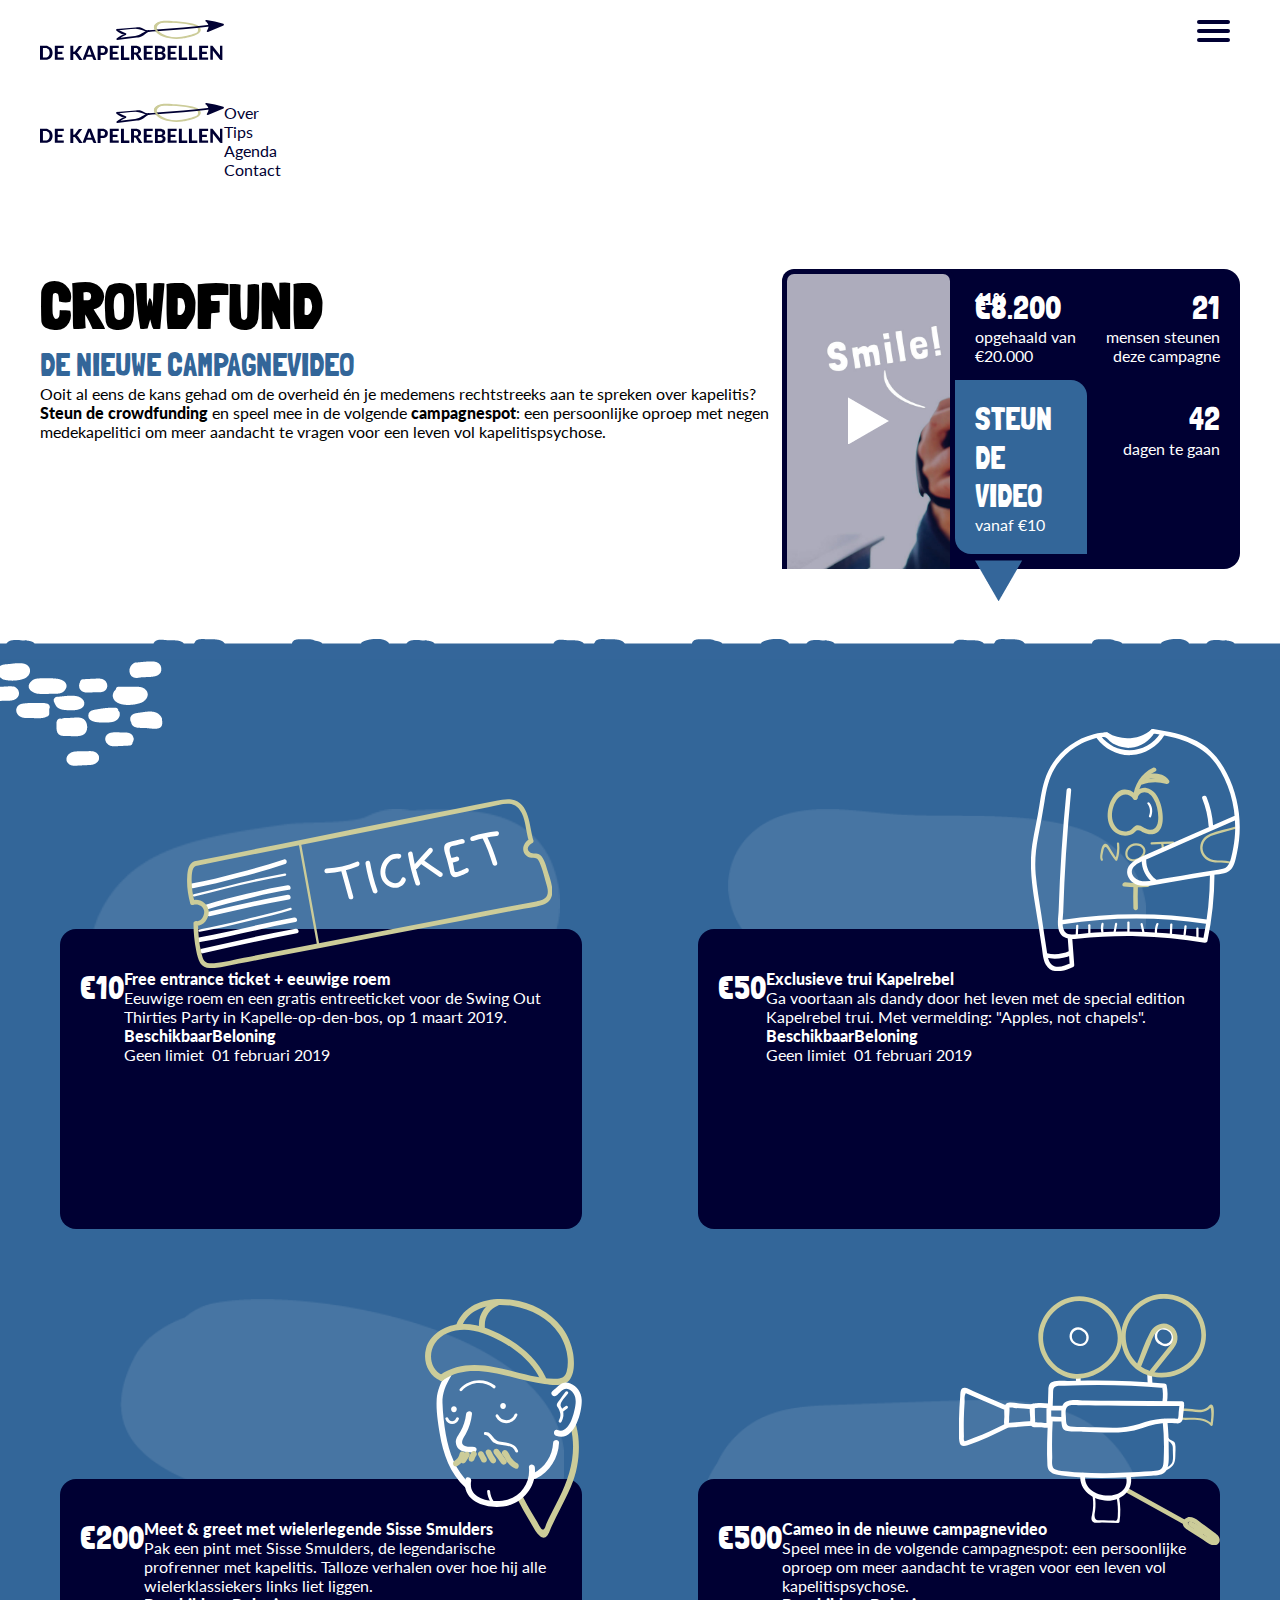
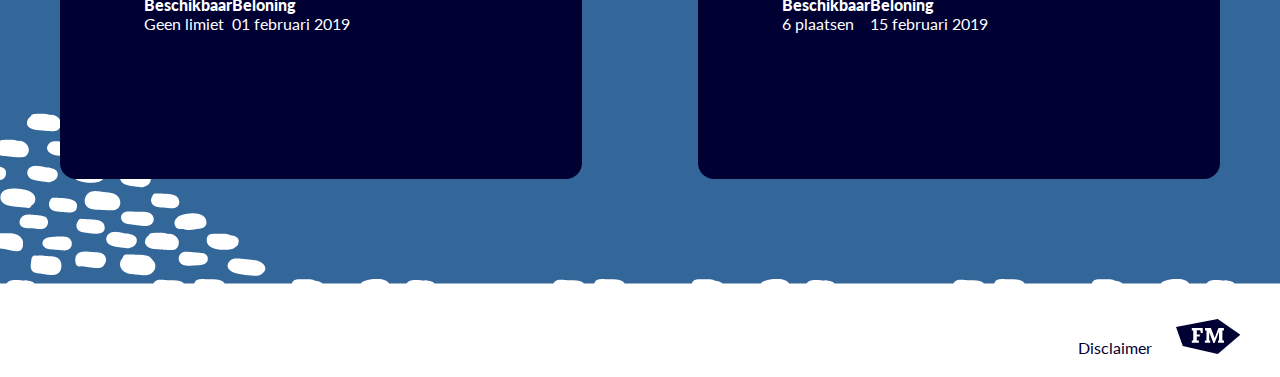
<file: crowdfunding.html>
<!doctype html>
<html lang="nl">

<head>
    <!-- Required meta tags -->
    <meta charset="utf-8">
    <meta http-equiv="X-UA-Compatible" content="IE=edge">
    <meta name="viewport" content="width=device-width, initial-scale=1">
    <?xml version="1.0" encoding="utf-8"?>

    <!-- Bootstrap CSS & Jvascript source -->
    <link rel="stylesheet" href="https://stackpath.bootstrapcdn.com/bootstrap/4.1.3/css/bootstrap.min.css" integrity="sha384-MCw98/SFnGE8fJT3GXwEOngsV7Zt27NXFoaoApmYm81iuXoPkFOJwJ8ERdknLPMO"
        crossorigin="anonymous">
    <script src="https://stackpath.bootstrapcdn.com/bootstrap/4.1.3/js/bootstrap.min.js" integrity="sha384-ChfqqxuZUCnJSK3+MXmPNIyE6ZbWh2IMqE241rYiqJxyMiZ6OW/JmZQ5stwEULTy"
        crossorigin="anonymous"></script>

    <!-- Custom CSS x -->
    <link href="css/style.css" rel="stylesheet">

    <!-- Javascript files-->
    <script src="https://ajax.googleapis.com/ajax/libs/jquery/3.3.1/jquery.min.js"></script>
    <script src="js/main.js"></script>

    <!-- Favicon-->
    <link rel="icon" type="image/png" href="favicon.png" />

    <title>Crowdfund | De Kapelrebellen</title>
</head>

<body>

    <!-- mobile navbar-->
    <div class="container-fluid sticky-top d-md-none">
        <div class="row">
            <div class="col-5">
                <a class="navbar-brand" href="index.html" alt="logo kapelrebellen" title="De Kapelrebellen">
                    <svg version="1.1" id="Laag_1" xmlns="http://www.w3.org/2000/svg" xmlns:xlink="http://www.w3.org/1999/xlink"
                        x="0px" y="0px" viewBox="0 0 131.5 28.6" style="enable-background:ne w 0 0 131.5 28.6;"
                        xml:space="preserve" height=40px>
                        <g>
                            <g>
                                <g>
                                    <path class="st0" d="M94.2,1.9c4.5,0.1,9.1,0.6,13.5,1.6c2.1,0.5,6.5,1,5.1,4.8c-0.5,1.4-6.1,2.6-7.8,3
                                        c-4.5,1.2-9.4,1.5-13.9,0.1c-1.9-0.6-11.9-4.3-5.4-8.9C87.5,1.2,92.1,1.9,94.2,1.9c0.8,0,0.8-1.2,0-1.2c-3.1-0.1-14.8-0.5-12.4,6
                                        c2.5,6.6,14.5,7.4,20.1,6.5c2.8-0.4,15.3-2.5,12.7-7.5c-1.3-2.5-5.1-3-7.5-3.5c-4.3-0.9-8.6-1.4-13-1.5
                                        C93.4,0.7,93.4,1.9,94.2,1.9L94.2,1.9z" />
                                </g>
                            </g>
                            <g>
                                <path class="st2" d="M130.9,3.3c-3.9-1.2-8-2.2-12.1-2.7c1.2,0.7,2.1,2.1,2.3,3.5s-0.3,2.9-1.3,4C123.8,6.4,126.9,5,130.9,3.3" />
                                <g>
                                    <path class="st2" d="M131.1,2.7c-4-1.2-8-2.1-12.1-2.7c-0.7-0.1-1.1,0.7-0.5,1.1c2.3,1.6,2.6,4.4,0.9,6.5c-0.5,0.6,0.1,1.2,0.7,1
                                        c3.7-1.6,7.4-3.2,11.1-4.7c0.7-0.3,0.1-1.4-0.6-1.1c-3.7,1.6-7.4,3.2-11.1,4.7c0.2,0.3,0.5,0.6,0.7,1c2.3-2.8,1.8-6.3-1.1-8.4
                                        c-0.2,0.4-0.3,0.7-0.5,1.1c4.1,0.6,8.1,1.5,12.1,2.7C131.5,4.1,131.8,3,131.1,2.7L131.1,2.7z" />
                                </g>
                            </g>
                            <g>
                                <g>
                                    <path class="st2" d="M121.4,3.4C108.8,4.9,96.1,6,83.5,6.8c-0.8,0-0.8,1.3,0,1.2c12.7-0.8,25.3-1.9,37.9-3.4
                                        C122.1,4.5,122.1,3.3,121.4,3.4L121.4,3.4z" />
                                </g>
                            </g>
                            <g>
                                <g>
                                    <path class="st2" d="M83.1,6.9c-1.8,0.1-3.7,0.3-5.5,0.4c-0.8,0.1-0.8,1.3,0,1.2c1.8-0.1,3.7-0.3,5.5-0.4
                                        C83.9,8.1,83.9,6.8,83.1,6.9L83.1,6.9z" />
                                </g>
                            </g>
                            <g>
                                <g>
                                    <path class="st2" d="M77.7,7.3c-2.6,0.3-3.3-1-5.3-1.7c-1.4-0.5-2.5-0.4-3.9-0.2C64,5.7,59.5,6.2,55,6.5c-0.6,0-0.8,0.8-0.3,1.1
                                        c2,1.5,4,2.5,6.3,3.3c0-0.4,0-0.8,0-1.2c-2.3,0.9-4.3,2-6.2,3.6c-0.4,0.3-0.1,1.1,0.4,1c4.6-0.5,9.3-0.9,14-1.7
                                        c1.3-0.2,2.6-0.4,3.7-1c1.8-0.9,2.9-2.5,4.9-3.2c0.7-0.2,0.4-1.4-0.3-1.2c-3.5,1.2-5.6,3.8-9.5,4.3c-4.2,0.6-8.5,1-12.7,1.5
                                        c0.1,0.3,0.3,0.7,0.4,1c1.9-1.5,3.4-2.4,5.6-3.3c0.6-0.2,0.6-1,0-1.2c-2.3-0.8-4.1-1.7-6-3.2c-0.1,0.4-0.2,0.8-0.3,1.1
                                        c4.4-0.2,9-1,13.4-1.1c3.3,0,6,2.2,9.2,1.9C78.4,8.4,78.4,7.2,77.7,7.3L77.7,7.3z" />
                                </g>
                            </g>
                            <g>
                                <g>
                                    <path class="st0" d="M84.7,8.1c-1.6-1.4-2.7-3.4-0.5-4.9C85,2.6,86,2.4,87,2.1c2.4-0.5,4.8-0.3,7.2-0.2c0.8,0,0.8-1.2,0-1.2
                                        C90.7,0.6,86,0.1,83,2.5c-2.4,2-1.2,4.7,0.8,6.4C84.4,9.5,85.3,8.6,84.7,8.1L84.7,8.1z" />
                                </g>
                            </g>
                        </g>
                        <g>
                            <path class="st2" d="M9,23.5c0,0.7-0.1,1.4-0.4,2c-0.2,0.6-0.6,1.1-1,1.6c-0.5,0.4-1,0.8-1.6,1c-0.6,0.3-1.3,0.4-2.1,0.4H0V18.5
                                h3.9c0.8,0,1.5,0.1,2.1,0.4c0.6,0.3,1.2,0.6,1.6,1c0.5,0.4,0.8,1,1,1.6S9,22.8,9,23.5z M6.9,23.5c0-0.5-0.1-1-0.2-1.4
                                c-0.1-0.4-0.3-0.8-0.6-1.1c-0.3-0.3-0.6-0.5-0.9-0.7s-0.8-0.2-1.3-0.2H2.1v6.8h1.8c0.5,0,0.9-0.1,1.3-0.2s0.7-0.4,0.9-0.7
                                s0.5-0.7,0.6-1.1C6.8,24.5,6.9,24.1,6.9,23.5z" />
                            <path class="st2" d="M12.7,20.1v2.6H16v1.6h-3.4v2.6H17v1.6h-6.4V18.5H17v1.6H12.7z" />
                            <path class="st2" d="M23.9,22.7h0.4c0.3,0,0.6-0.1,0.7-0.3l2.5-3.4c0.1-0.2,0.3-0.3,0.4-0.3s0.3-0.1,0.5-0.1h1.8l-3.2,4.1
                                c-0.2,0.3-0.4,0.5-0.6,0.6c0.2,0.1,0.3,0.1,0.4,0.3c0.1,0.1,0.3,0.2,0.4,0.4l3.3,4.7h-1.9c-0.1,0-0.2,0-0.3,0s-0.2,0-0.2-0.1
                                s-0.1-0.1-0.2-0.1c0,0-0.1-0.1-0.1-0.2l-2.6-3.6c-0.1-0.1-0.2-0.2-0.3-0.3c-0.1-0.1-0.3-0.1-0.5-0.1h-0.6v4.4h-2.1V18.5h2.1V22.7z" />
                            <path class="st2" d="M40.3,28.6h-1.6c-0.2,0-0.3,0-0.4-0.1S38,28.3,38,28.1l-0.7-1.9h-4l-0.7,1.9c0,0.1-0.1,0.2-0.2,0.3
                                c-0.1,0.1-0.3,0.1-0.4,0.1h-1.6l3.9-10.1h2.1L40.3,28.6z M36.8,24.8l-1.1-3.1c-0.1-0.2-0.1-0.4-0.2-0.6c-0.1-0.2-0.1-0.5-0.2-0.7
                                c-0.1,0.3-0.1,0.5-0.2,0.7s-0.1,0.4-0.2,0.6l-1.1,3.1H36.8z" />
                            <path class="st2" d="M44.6,18.5c0.7,0,1.3,0.1,1.8,0.2c0.5,0.2,0.9,0.4,1.2,0.7c0.3,0.3,0.6,0.6,0.7,1c0.2,0.4,0.2,0.8,0.2,1.3
                                c0,0.5-0.1,0.9-0.2,1.4c-0.2,0.4-0.4,0.8-0.7,1.1c-0.3,0.3-0.7,0.5-1.2,0.7s-1.1,0.2-1.8,0.2h-1.3v3.5h-2.1V18.5H44.6z M44.6,23.5
                                c0.7,0,1.1-0.2,1.4-0.5c0.3-0.3,0.5-0.7,0.5-1.3c0-0.3,0-0.5-0.1-0.7c-0.1-0.2-0.2-0.4-0.3-0.5c-0.2-0.1-0.4-0.3-0.6-0.3
                                c-0.2-0.1-0.5-0.1-0.8-0.1h-1.3v3.4H44.6z" />
                            <path class="st2" d="M52,20.1v2.6h3.4v1.6H52v2.6h4.3v1.6h-6.4V18.5h6.4v1.6H52z" />
                            <path class="st2" d="M63.9,26.9v1.7h-6V18.5H60v8.4H63.9z" />
                            <path class="st2" d="M73.2,28.6h-1.9c-0.4,0-0.6-0.1-0.8-0.4l-1.9-3.1c-0.1-0.1-0.2-0.2-0.3-0.3c-0.1-0.1-0.2-0.1-0.4-0.1h-0.7v3.8
                                h-2.1V18.5h3.2c0.7,0,1.3,0.1,1.8,0.2c0.5,0.1,0.9,0.3,1.2,0.6c0.3,0.3,0.6,0.6,0.7,0.9c0.1,0.4,0.2,0.8,0.2,1.2
                                c0,0.3,0,0.6-0.1,0.9s-0.2,0.6-0.4,0.8s-0.4,0.5-0.7,0.7c-0.3,0.2-0.6,0.3-0.9,0.5c0.1,0.1,0.3,0.2,0.4,0.3
                                c0.1,0.1,0.2,0.2,0.3,0.4L73.2,28.6z M68.3,23.3c0.3,0,0.6,0,0.9-0.1c0.2-0.1,0.4-0.2,0.6-0.4s0.3-0.3,0.3-0.5
                                c0.1-0.2,0.1-0.4,0.1-0.7c0-0.5-0.2-0.8-0.5-1.1c-0.3-0.3-0.8-0.4-1.4-0.4h-1.1v3.2H68.3z" />
                            <path class="st2" d="M76.3,20.1v2.6h3.4v1.6h-3.4v2.6h4.3v1.6h-6.4V18.5h6.4v1.6H76.3z" />
                            <path class="st2" d="M85.7,18.5c0.7,0,1.3,0.1,1.7,0.2c0.5,0.1,0.9,0.3,1.2,0.5c0.3,0.2,0.5,0.5,0.7,0.9c0.1,0.3,0.2,0.7,0.2,1.1
                                c0,0.2,0,0.5-0.1,0.7c-0.1,0.2-0.2,0.4-0.3,0.6c-0.1,0.2-0.3,0.4-0.5,0.5s-0.5,0.3-0.8,0.4c0.7,0.2,1.2,0.4,1.5,0.8
                                s0.5,0.8,0.5,1.4c0,0.4-0.1,0.8-0.2,1.2c-0.2,0.4-0.4,0.7-0.7,1s-0.7,0.5-1.2,0.6s-1,0.2-1.6,0.2h-3.9V18.5H85.7z M84.2,20.1v2.7
                                h1.4c0.3,0,0.6,0,0.8-0.1c0.2,0,0.4-0.1,0.6-0.2c0.2-0.1,0.3-0.2,0.4-0.4c0.1-0.2,0.1-0.4,0.1-0.6c0-0.3,0-0.5-0.1-0.6
                                s-0.2-0.3-0.3-0.4s-0.3-0.2-0.5-0.2s-0.5-0.1-0.8-0.1H84.2z M86,27c0.3,0,0.6,0,0.8-0.1c0.2-0.1,0.4-0.2,0.5-0.3
                                c0.1-0.1,0.2-0.3,0.3-0.5c0.1-0.2,0.1-0.4,0.1-0.5c0-0.2,0-0.4-0.1-0.5s-0.2-0.3-0.3-0.4c-0.1-0.1-0.3-0.2-0.5-0.3
                                c-0.2-0.1-0.5-0.1-0.8-0.1h-1.8V27H86z" />
                            <path class="st2" d="M93.4,20.1v2.6h3.4v1.6h-3.4v2.6h4.3v1.6h-6.4V18.5h6.4v1.6H93.4z" />
                            <path class="st2" d="M105.3,26.9v1.7h-6V18.5h2.1v8.4H105.3z" />
                            <path class="st2" d="M112.5,26.9v1.7h-6V18.5h2.1v8.4H112.5z" />
                            <path class="st2" d="M115.9,20.1v2.6h3.4v1.6h-3.4v2.6h4.3v1.6h-6.4V18.5h6.4v1.6H115.9z" />
                            <path class="st2" d="M130.4,18.5v10.1h-1.1c-0.2,0-0.3,0-0.4-0.1c-0.1-0.1-0.2-0.1-0.3-0.3l-5-6.4c0,0.2,0,0.3,0,0.5
                                c0,0.2,0,0.3,0,0.4v5.8h-1.8V18.5h1.1c0.1,0,0.2,0,0.2,0s0.1,0,0.2,0s0.1,0.1,0.1,0.1c0,0,0.1,0.1,0.2,0.2l5.1,6.4
                                c0-0.2,0-0.3,0-0.5c0-0.2,0-0.3,0-0.5v-5.8H130.4z" />
                        </g>

                    </svg>
                </a>
            </div>
            <div class="col-7">
                <nav role='navigation'>
                    <div id="menuToggle">
                        <!--A hidden checkbox, used as click reciever -->
                        <input type="checkbox" />

                        <!--Some spans to act as a hamburger-->
                        <span></span>
                        <span></span>
                        <span></span>

                        <!--The menu-->
                        <ul id="menu" class="hide-menu">
                            <a href="index.html">
                                <li>Over</li>
                            </a>
                            <a href="tips.html">
                                <li>Tips</li>
                            </a>
                            <a href="agenda.htm">
                                <li>Agenda</li>
                            </a>
                            <a href="contact.html">
                                <li>Contact</li>
                            <a href="crowdfunding.html">
                                <li>Crowdfunding</li>
                            </a>
                        </ul>
                    </div>
                </nav>
            </div>

        </div>
    </div>

    <!-- navbar on medium & large screens-->

    <div class="container-fluid sticky-top d-none d-md-block">
        <div class="row">
            <div class="col-1">

            </div>
            <div class="col-4">
                <a class="navbar-brand" href="index.html" alt="logo kapelrebellen" title="De Kapelrebellen">
                    <svg version="1.1" id="Laag_1" xmlns="http://www.w3.org/2000/svg" xmlns:xlink="http://www.w3.org/1999/xlink"
                        x="0px" y="0px" viewBox="0 0 131.5 28.6" style="enable-background:ne w 0 0 131.5 28.6;"
                        xml:space="preserve" height=40px>
                        <g>
                            <g>
                                <g>
                                    <path class="st0" d="M94.2,1.9c4.5,0.1,9.1,0.6,13.5,1.6c2.1,0.5,6.5,1,5.1,4.8c-0.5,1.4-6.1,2.6-7.8,3
                                        c-4.5,1.2-9.4,1.5-13.9,0.1c-1.9-0.6-11.9-4.3-5.4-8.9C87.5,1.2,92.1,1.9,94.2,1.9c0.8,0,0.8-1.2,0-1.2c-3.1-0.1-14.8-0.5-12.4,6
                                        c2.5,6.6,14.5,7.4,20.1,6.5c2.8-0.4,15.3-2.5,12.7-7.5c-1.3-2.5-5.1-3-7.5-3.5c-4.3-0.9-8.6-1.4-13-1.5
                                        C93.4,0.7,93.4,1.9,94.2,1.9L94.2,1.9z" />
                                </g>
                            </g>
                            <g>
                                <path class="st2" d="M130.9,3.3c-3.9-1.2-8-2.2-12.1-2.7c1.2,0.7,2.1,2.1,2.3,3.5s-0.3,2.9-1.3,4C123.8,6.4,126.9,5,130.9,3.3" />
                                <g>
                                    <path class="st2" d="M131.1,2.7c-4-1.2-8-2.1-12.1-2.7c-0.7-0.1-1.1,0.7-0.5,1.1c2.3,1.6,2.6,4.4,0.9,6.5c-0.5,0.6,0.1,1.2,0.7,1
                                        c3.7-1.6,7.4-3.2,11.1-4.7c0.7-0.3,0.1-1.4-0.6-1.1c-3.7,1.6-7.4,3.2-11.1,4.7c0.2,0.3,0.5,0.6,0.7,1c2.3-2.8,1.8-6.3-1.1-8.4
                                        c-0.2,0.4-0.3,0.7-0.5,1.1c4.1,0.6,8.1,1.5,12.1,2.7C131.5,4.1,131.8,3,131.1,2.7L131.1,2.7z" />
                                </g>
                            </g>
                            <g>
                                <g>
                                    <path class="st2" d="M121.4,3.4C108.8,4.9,96.1,6,83.5,6.8c-0.8,0-0.8,1.3,0,1.2c12.7-0.8,25.3-1.9,37.9-3.4
                                        C122.1,4.5,122.1,3.3,121.4,3.4L121.4,3.4z" />
                                </g>
                            </g>
                            <g>
                                <g>
                                    <path class="st2" d="M83.1,6.9c-1.8,0.1-3.7,0.3-5.5,0.4c-0.8,0.1-0.8,1.3,0,1.2c1.8-0.1,3.7-0.3,5.5-0.4
                                        C83.9,8.1,83.9,6.8,83.1,6.9L83.1,6.9z" />
                                </g>
                            </g>
                            <g>
                                <g>
                                    <path class="st2" d="M77.7,7.3c-2.6,0.3-3.3-1-5.3-1.7c-1.4-0.5-2.5-0.4-3.9-0.2C64,5.7,59.5,6.2,55,6.5c-0.6,0-0.8,0.8-0.3,1.1
                                        c2,1.5,4,2.5,6.3,3.3c0-0.4,0-0.8,0-1.2c-2.3,0.9-4.3,2-6.2,3.6c-0.4,0.3-0.1,1.1,0.4,1c4.6-0.5,9.3-0.9,14-1.7
                                        c1.3-0.2,2.6-0.4,3.7-1c1.8-0.9,2.9-2.5,4.9-3.2c0.7-0.2,0.4-1.4-0.3-1.2c-3.5,1.2-5.6,3.8-9.5,4.3c-4.2,0.6-8.5,1-12.7,1.5
                                        c0.1,0.3,0.3,0.7,0.4,1c1.9-1.5,3.4-2.4,5.6-3.3c0.6-0.2,0.6-1,0-1.2c-2.3-0.8-4.1-1.7-6-3.2c-0.1,0.4-0.2,0.8-0.3,1.1
                                        c4.4-0.2,9-1,13.4-1.1c3.3,0,6,2.2,9.2,1.9C78.4,8.4,78.4,7.2,77.7,7.3L77.7,7.3z" />
                                </g>
                            </g>
                            <g>
                                <g>
                                    <path class="st0" d="M84.7,8.1c-1.6-1.4-2.7-3.4-0.5-4.9C85,2.6,86,2.4,87,2.1c2.4-0.5,4.8-0.3,7.2-0.2c0.8,0,0.8-1.2,0-1.2
                                        C90.7,0.6,86,0.1,83,2.5c-2.4,2-1.2,4.7,0.8,6.4C84.4,9.5,85.3,8.6,84.7,8.1L84.7,8.1z" />
                                </g>
                            </g>
                        </g>
                        <g>
                            <path class="st2" d="M9,23.5c0,0.7-0.1,1.4-0.4,2c-0.2,0.6-0.6,1.1-1,1.6c-0.5,0.4-1,0.8-1.6,1c-0.6,0.3-1.3,0.4-2.1,0.4H0V18.5
                                h3.9c0.8,0,1.5,0.1,2.1,0.4c0.6,0.3,1.2,0.6,1.6,1c0.5,0.4,0.8,1,1,1.6S9,22.8,9,23.5z M6.9,23.5c0-0.5-0.1-1-0.2-1.4
                                c-0.1-0.4-0.3-0.8-0.6-1.1c-0.3-0.3-0.6-0.5-0.9-0.7s-0.8-0.2-1.3-0.2H2.1v6.8h1.8c0.5,0,0.9-0.1,1.3-0.2s0.7-0.4,0.9-0.7
                                s0.5-0.7,0.6-1.1C6.8,24.5,6.9,24.1,6.9,23.5z" />
                            <path class="st2" d="M12.7,20.1v2.6H16v1.6h-3.4v2.6H17v1.6h-6.4V18.5H17v1.6H12.7z" />
                            <path class="st2" d="M23.9,22.7h0.4c0.3,0,0.6-0.1,0.7-0.3l2.5-3.4c0.1-0.2,0.3-0.3,0.4-0.3s0.3-0.1,0.5-0.1h1.8l-3.2,4.1
                                c-0.2,0.3-0.4,0.5-0.6,0.6c0.2,0.1,0.3,0.1,0.4,0.3c0.1,0.1,0.3,0.2,0.4,0.4l3.3,4.7h-1.9c-0.1,0-0.2,0-0.3,0s-0.2,0-0.2-0.1
                                s-0.1-0.1-0.2-0.1c0,0-0.1-0.1-0.1-0.2l-2.6-3.6c-0.1-0.1-0.2-0.2-0.3-0.3c-0.1-0.1-0.3-0.1-0.5-0.1h-0.6v4.4h-2.1V18.5h2.1V22.7z" />
                            <path class="st2" d="M40.3,28.6h-1.6c-0.2,0-0.3,0-0.4-0.1S38,28.3,38,28.1l-0.7-1.9h-4l-0.7,1.9c0,0.1-0.1,0.2-0.2,0.3
                                c-0.1,0.1-0.3,0.1-0.4,0.1h-1.6l3.9-10.1h2.1L40.3,28.6z M36.8,24.8l-1.1-3.1c-0.1-0.2-0.1-0.4-0.2-0.6c-0.1-0.2-0.1-0.5-0.2-0.7
                                c-0.1,0.3-0.1,0.5-0.2,0.7s-0.1,0.4-0.2,0.6l-1.1,3.1H36.8z" />
                            <path class="st2" d="M44.6,18.5c0.7,0,1.3,0.1,1.8,0.2c0.5,0.2,0.9,0.4,1.2,0.7c0.3,0.3,0.6,0.6,0.7,1c0.2,0.4,0.2,0.8,0.2,1.3
                                c0,0.5-0.1,0.9-0.2,1.4c-0.2,0.4-0.4,0.8-0.7,1.1c-0.3,0.3-0.7,0.5-1.2,0.7s-1.1,0.2-1.8,0.2h-1.3v3.5h-2.1V18.5H44.6z M44.6,23.5
                                c0.7,0,1.1-0.2,1.4-0.5c0.3-0.3,0.5-0.7,0.5-1.3c0-0.3,0-0.5-0.1-0.7c-0.1-0.2-0.2-0.4-0.3-0.5c-0.2-0.1-0.4-0.3-0.6-0.3
                                c-0.2-0.1-0.5-0.1-0.8-0.1h-1.3v3.4H44.6z" />
                            <path class="st2" d="M52,20.1v2.6h3.4v1.6H52v2.6h4.3v1.6h-6.4V18.5h6.4v1.6H52z" />
                            <path class="st2" d="M63.9,26.9v1.7h-6V18.5H60v8.4H63.9z" />
                            <path class="st2" d="M73.2,28.6h-1.9c-0.4,0-0.6-0.1-0.8-0.4l-1.9-3.1c-0.1-0.1-0.2-0.2-0.3-0.3c-0.1-0.1-0.2-0.1-0.4-0.1h-0.7v3.8
                                h-2.1V18.5h3.2c0.7,0,1.3,0.1,1.8,0.2c0.5,0.1,0.9,0.3,1.2,0.6c0.3,0.3,0.6,0.6,0.7,0.9c0.1,0.4,0.2,0.8,0.2,1.2
                                c0,0.3,0,0.6-0.1,0.9s-0.2,0.6-0.4,0.8s-0.4,0.5-0.7,0.7c-0.3,0.2-0.6,0.3-0.9,0.5c0.1,0.1,0.3,0.2,0.4,0.3
                                c0.1,0.1,0.2,0.2,0.3,0.4L73.2,28.6z M68.3,23.3c0.3,0,0.6,0,0.9-0.1c0.2-0.1,0.4-0.2,0.6-0.4s0.3-0.3,0.3-0.5
                                c0.1-0.2,0.1-0.4,0.1-0.7c0-0.5-0.2-0.8-0.5-1.1c-0.3-0.3-0.8-0.4-1.4-0.4h-1.1v3.2H68.3z" />
                            <path class="st2" d="M76.3,20.1v2.6h3.4v1.6h-3.4v2.6h4.3v1.6h-6.4V18.5h6.4v1.6H76.3z" />
                            <path class="st2" d="M85.7,18.5c0.7,0,1.3,0.1,1.7,0.2c0.5,0.1,0.9,0.3,1.2,0.5c0.3,0.2,0.5,0.5,0.7,0.9c0.1,0.3,0.2,0.7,0.2,1.1
                                c0,0.2,0,0.5-0.1,0.7c-0.1,0.2-0.2,0.4-0.3,0.6c-0.1,0.2-0.3,0.4-0.5,0.5s-0.5,0.3-0.8,0.4c0.7,0.2,1.2,0.4,1.5,0.8
                                s0.5,0.8,0.5,1.4c0,0.4-0.1,0.8-0.2,1.2c-0.2,0.4-0.4,0.7-0.7,1s-0.7,0.5-1.2,0.6s-1,0.2-1.6,0.2h-3.9V18.5H85.7z M84.2,20.1v2.7
                                h1.4c0.3,0,0.6,0,0.8-0.1c0.2,0,0.4-0.1,0.6-0.2c0.2-0.1,0.3-0.2,0.4-0.4c0.1-0.2,0.1-0.4,0.1-0.6c0-0.3,0-0.5-0.1-0.6
                                s-0.2-0.3-0.3-0.4s-0.3-0.2-0.5-0.2s-0.5-0.1-0.8-0.1H84.2z M86,27c0.3,0,0.6,0,0.8-0.1c0.2-0.1,0.4-0.2,0.5-0.3
                                c0.1-0.1,0.2-0.3,0.3-0.5c0.1-0.2,0.1-0.4,0.1-0.5c0-0.2,0-0.4-0.1-0.5s-0.2-0.3-0.3-0.4c-0.1-0.1-0.3-0.2-0.5-0.3
                                c-0.2-0.1-0.5-0.1-0.8-0.1h-1.8V27H86z" />
                            <path class="st2" d="M93.4,20.1v2.6h3.4v1.6h-3.4v2.6h4.3v1.6h-6.4V18.5h6.4v1.6H93.4z" />
                            <path class="st2" d="M105.3,26.9v1.7h-6V18.5h2.1v8.4H105.3z" />
                            <path class="st2" d="M112.5,26.9v1.7h-6V18.5h2.1v8.4H112.5z" />
                            <path class="st2" d="M115.9,20.1v2.6h3.4v1.6h-3.4v2.6h4.3v1.6h-6.4V18.5h6.4v1.6H115.9z" />
                            <path class="st2" d="M130.4,18.5v10.1h-1.1c-0.2,0-0.3,0-0.4-0.1c-0.1-0.1-0.2-0.1-0.3-0.3l-5-6.4c0,0.2,0,0.3,0,0.5
                                c0,0.2,0,0.3,0,0.4v5.8h-1.8V18.5h1.1c0.1,0,0.2,0,0.2,0s0.1,0,0.2,0s0.1,0.1,0.1,0.1c0,0,0.1,0.1,0.2,0.2l5.1,6.4
                                c0-0.2,0-0.3,0-0.5c0-0.2,0-0.3,0-0.5v-5.8H130.4z" />
                        </g>
                    </svg></a>
            </div>
            <div class="col-6">
                <ul class="nav justify-content-end">
                    <li class="nav-item">
                        <a class="nav-link" href="index.html">Over</a>
                    </li>
                    <li class="nav-item">
                        <a class="nav-link" href="tips.html">Tips</a>
                    </li>
                    <li class="nav-item">
                        <a class="nav-link" href="agenda.htm">Agenda</a>
                    </li>
                    <li class="nav-item">
                        <a class="nav-link" href="contact.html">Contact</a>
                    </li>
                </ul>
            </div>
            <div class="col-1">
            </div>
        </div>
    </div>

    <!-- header -->

    <div class="container-fluid app">
        <div class="row">
            <div class="col-md-1 d-none d-md-block">
            </div>
            <div class="col-12 col-md-10 col-lg-4 app-info">
                <h2>Crowdfund</h2>
                <h3>de nieuwe campagnevideo</h3>
                <p>Ooit al eens de kans gehad om de overheid én je medemens rechtstreeks aan te spreken over kapelitis?
                </p>
                <p><strong>Steun de crowdfunding</strong> en speel mee in de volgende <strong>campagnespot</strong>:
                    een persoonlijke oproep met negen medekapelitici om meer aandacht te vragen voor een leven vol
                    kapelitispsychose.
                </p>
            </div>
            <div class="col-md-1 d-none d-md-block">
            </div>
            <div class="col-md-1 d-none d-md-block d-lg-none">
            </div>
            <div class="col-12 col-md-10 col-lg-5">
                <div class="row crowdfunding-main">
                    <div class="col-12 video-frame">
                        <a href="#">
                            <img src="images/play-bttn.png" class="play" alt="Camera shot" title="Klik op de 'play-knop' om de teaser te bekijken">
                        </a>
                    </div>
                    <div class="col-12">
                        <div class="line">
                            <p>41%</p>
                        </div>
                    </div>
                    <div class="col-12 crowdfund-status">
                        <div class="status_info status-right">
                            <h3>€8.200</h3>
                            <hp>opgehaald van €20.000</p>
                        </div>
                        <div class="status_info status-left">
                            <h3>21</h3>
                            <p>mensen steunen deze campagne</p>
                        </div>
                        <div class="status_info">
                            <a href="#below">
                                <div class="status-blue">
                                    <h3>Steun de video</h3>
                                    <p>vanaf €10</p>
                                </div>
                            </a>
                            <div class="triangle">
                                <img src="images/triangle.png" alt="blauwe driehoek" title="">
                            </div>
                        </div>
                        <div class="status_info status-left status-last">
                            <h3>42</h3>
                            <hp>dagen te gaan</p>
                        </div>
                    </div>
                </div>
            </div>
            <div class="col-md-1 d-none d-md-block">
            </div>
        </div>

    </div>

    <!-- cobbled transition -->
    <div class="container-fluid cobbled-road-lightblue">

    </div>

    <!-- below the fold -->


    <div class="container-fluid lightblue crowdfunding-menu">
        <div class="row" id="below">
            <div class="col-md-1 d-none d-md-block">
            </div>
            <div class="col-12 col-md-10 cf-flexcol">
                <div class="cf-card">
                    <img src="images/cobbles_cf_1.png" class="cobble_pos1" alt="Kasseisteen" title="">
                    <svg class="ticket-img" version="1.1" id="Laag_1" xmlns="http://www.w3.org/2000/svg" xmlns:xlink="http://www.w3.org/1999/xlink"
                        x="0px" y="0px" viewBox="0 0 384 177.6" style="enable-background:new 0 0 384 177.6;" xml:space="preserve">
                        <title>Toegangsticket Swing Out Thirties Party</title>
                        <g>
                            <g>
                                <g>
                                    <path class="st0" d="M117.4,47c6.4,35.6,12.9,71.2,19.3,106.8c0.3,1.6,2.7,0.9,2.4-0.7c-6.4-35.6-12.9-71.2-19.3-106.8
                                        C119.5,44.7,117.1,45.4,117.4,47L117.4,47z" />
                                </g>
                            </g>
                            <g>
                                <g>
                                    <path class="st1" d="M161.8,74.6c2.7,9.7,5.4,19.4,8.1,29.1c0.9,3.1,5.7,1.8,4.8-1.3c-2.7-9.7-5.4-19.4-8.1-29.1
                                        C165.7,70.2,160.9,71.5,161.8,74.6L161.8,74.6z" />
                                </g>
                            </g>
                            <g>
                                <g>
                                    <path class="st1" d="M146.9,78.1c11.3-0.7,22.3-3.1,32.8-7.4c2.9-1.2,1.6-6-1.3-4.8c-10.1,4.1-20.6,6.6-31.5,7.2
                                        C143.7,73.3,143.6,78.3,146.9,78.1L146.9,78.1z" />
                                </g>
                            </g>
                            <g>
                                <g>
                                    <path class="st1" d="M187.6,68c1.7,10.1,4.3,19.9,7.7,29.5c1.1,3,5.9,1.7,4.8-1.3c-3.4-9.6-5.9-19.4-7.7-29.5
                                        C191.8,63.5,187,64.8,187.6,68L187.6,68z" />
                                </g>
                            </g>
                            <g>
                                <g>
                                    <path class="st1" d="M223.4,57.9c-13.7-2.4-23.2,12.8-19,25.1c3.8,11,20.2,15.2,25.4,3c1.2-2.9-3.1-5.5-4.3-2.5
                                        c-3.8,9-14.8,4.6-16.7-3.3c-2-8.1,4-19.1,13.3-17.4C225.2,63.3,226.6,58.5,223.4,57.9L223.4,57.9z" />
                                </g>
                            </g>
                            <g>
                                <g>
                                    <path class="st1" d="M232.3,58.3c1.8,10.5,4.4,20.9,7.8,31c1,3,5.9,1.7,4.8-1.3c-3.4-10.1-6-20.5-7.8-31
                                        C236.6,53.8,231.8,55.1,232.3,58.3L232.3,58.3z" />
                                </g>
                            </g>
                            <g>
                                <g>
                                    <path class="st1" d="M241.9,73c5.3-5.8,10.6-11.6,15.8-17.4c2.2-2.4-1.4-5.9-3.5-3.5c-5.3,5.8-10.6,11.6-15.8,17.4
                                        C236.2,71.8,239.7,75.4,241.9,73L241.9,73z" />
                                </g>
                            </g>
                            <g>
                                <g>
                                    <path class="st1" d="M246.3,68.6c6.3,4.3,12.5,8.6,18.8,13c2.7,1.8,5.2-2.5,2.5-4.3c-6.3-4.3-12.5-8.6-18.8-13
                                        C246.2,62.5,243.7,66.8,246.3,68.6L246.3,68.6z" />
                                </g>
                            </g>
                            <g>
                                <g>
                                    <g>
                                        <path class="st1" d="M288.7,42c-3.6,0.9-7.3,1.7-10.9,2.6c-2.3,0.6-4.9,1-6.4,3c-3,4,0.6,11.4,1.7,15.5
                                            c0.9,3.7,1.9,7.4,2.8,11.1c0.6,2.3,0.8,5.5,2.9,7.1c4,3,11.9-2.2,15.7-3.7c3-1.2,1.7-6-1.3-4.8c-2.3,0.9-9.2,5.1-11.5,3.8
                                            c-0.8-0.5-1.4-5.4-1.6-6.5c-0.5-2.2-1.1-4.3-1.6-6.5c-0.9-3.5-4.5-11.3-1-13.8c1.2-0.9,4.1-1,5.5-1.3c2.4-0.6,4.9-1.1,7.3-1.7
                                            C293.2,46.1,291.9,41.2,288.7,42L288.7,42z" />
                                    </g>
                                </g>
                                <g>
                                    <g>
                                        <path class="st1" d="M278.7,66.9c1.9-0.5,3.8-1,5.6-1.5c3.1-0.8,1.8-5.7-1.3-4.8c-1.9,0.5-3.8,1-5.6,1.5
                                            C274.2,62.9,275.6,67.7,278.7,66.9L278.7,66.9z" />
                                    </g>
                                </g>
                            </g>
                            <g>
                                <g>
                                    <path class="st1" d="M300.8,44.1c8.1-2.4,16.3-4.1,24.7-5.1c3.2-0.4,3.2-5.4,0-5c-8.8,1-17.5,2.7-26,5.3
                                        C296.4,40.2,297.7,45,300.8,44.1L300.8,44.1z" />
                                </g>
                            </g>
                            <g>
                                <g>
                                    <path class="st1" d="M310.4,40.6c4.5,9,8,18.2,10.8,27.8c0.9,3.1,5.7,1.8,4.8-1.3c-2.9-10-6.7-19.7-11.3-29
                                        C313.2,35.2,308.9,37.7,310.4,40.6L310.4,40.6z" />
                                </g>
                            </g>
                            <g>
                                <g>
                                    <path class="st1" d="M6.2,93.7c16.4-2.9,32.7-7.2,48.8-11.4c16.1-4.2,32.3-8.5,48.1-14c3-1.1,1.7-5.9-1.3-4.8
                                        c-15.8,5.5-32,9.8-48.1,14C37.5,81.7,21.3,86,4.8,88.9C1.7,89.5,3,94.3,6.2,93.7L6.2,93.7z" />
                                </g>
                            </g>
                            <g>
                                <g>
                                    <path class="st1" d="M7.7,102.5c31.7-7.7,63.5-16.3,95.7-21.9c1.6-0.3,0.9-2.7-0.7-2.4c-32.2,5.6-63.9,14.2-95.7,21.9
                                        C5.5,100.5,6.2,102.9,7.7,102.5L7.7,102.5z" />
                                </g>
                            </g>
                            <g>
                                <g>
                                    <path class="st1" d="M21.8,115.8c13.8-4.7,28.2-7.9,42.4-11.3c14.2-3.4,28.5-6.9,42.9-9c3.2-0.5,1.8-5.3-1.3-4.8
                                        c-14.4,2.1-28.7,5.6-42.9,9c-14.2,3.4-28.5,6.6-42.4,11.3C17.4,112,18.7,116.8,21.8,115.8L21.8,115.8z" />
                                </g>
                            </g>
                            <g>
                                <g>
                                    <path class="st1" d="M23.8,123.2c27.6-6.3,55.3-12.9,83.3-17.7c3.2-0.5,1.8-5.4-1.3-4.8c-27.9,4.8-55.6,11.5-83.3,17.7
                                        C19.3,119.1,20.7,123.9,23.8,123.2L23.8,123.2z" />
                                </g>
                            </g>
                            <g>
                                <g>
                                    <path class="st1" d="M13.5,139.5c16.2-2.7,32.1-6.7,48.1-10.5c15.9-3.8,32-7.5,47.6-12.3c1.5-0.5,0.9-2.9-0.7-2.4
                                        c-15.7,4.8-31.7,8.5-47.6,12.3s-31.9,7.7-48.1,10.5C11.2,137.3,11.9,139.8,13.5,139.5L13.5,139.5z" />
                                </g>
                            </g>
                            <g>
                                <g>
                                    <path class="st1" d="M13.7,150.4c33.6-6.2,66.7-15,100.2-21.1c3.2-0.6,1.8-5.4-1.3-4.8c-33.6,6.2-66.7,15-100.2,21.1
                                        C9.2,146.2,10.6,151,13.7,150.4L13.7,150.4z" />
                                </g>
                            </g>
                            <g>
                                <g>
                                    <path class="st1" d="M16.8,162.2c32.7-7.7,65.7-14.7,98.7-21.1c3.2-0.6,1.8-5.4-1.3-4.8c-33,6.3-66,13.4-98.7,21.1
                                        C12.3,158.1,13.7,162.9,16.8,162.2L16.8,162.2z" />
                                </g>
                            </g>
                            <g>
                                <g>
                                    <path class="st0" d="M9.2,70.3C112,49.6,214.9,29,317.7,8.3c6.7-1.3,14.1-3.7,20.9-3.3c6.3,0.4,10.7,4.6,13.3,10.1
                                        c4.3,9.2,4.4,19.9,7.4,29.5c0.4-0.9,0.8-1.9,1.1-2.8c-8.5,4.7-10.3,15.7-0.1,19.8c2.1,0.8,5.2,0.2,7.1,1c2.4,1.1,4.1,6.5,4.9,8.7
                                        c2.2,6,3.7,12.3,5.5,18.5c1.1,3.7,2.2,8.1,0.6,11.7c-2,4.4-7.1,5.3-11.4,6.2c-9.4,1.9-18.8,3.6-28.3,5.4
                                        c-18.5,3.6-37,7.1-55.6,10.7c-74.4,14.3-148.9,28.7-223.3,43c-10.3,2-20.8,5-31.3,5.8c-3.5,0.3-8.1,0.4-10.4-2.7
                                        c-1.5-1.9-2.1-4.7-2.7-7c-2.8-10.3-3.7-21.5-3.8-32.2c-1.1,0.8-2.1,1.6-3.2,2.4c8.7,1.5,15-7.2,14.4-15.3
                                        c-0.7-8.5-10.1-14-17.9-11.2c1,0.6,2.1,1.2,3.1,1.7c-2-7.1-3-14.4-3.1-21.8C5,82.8,4.4,71.8,9.2,70.3c3.1-1,1.8-5.8-1.3-4.8
                                        c-6.4,2-7.4,10.4-7.7,16.2c-0.6,9.3,0.7,19,3.2,28c0.3,1.2,1.8,2.2,3.1,1.7c4.6-1.6,10.3,0.7,11.4,5.8c1,4.5-2.5,12-7.9,11.1
                                        c-1.6-0.3-3.2,0.7-3.2,2.4c0,9.6,1,19.5,2.9,28.9c0.9,4.3,1.9,9.1,4.3,12.9c3,4.6,8.7,5.5,13.8,5.2c8.9-0.5,18-3,26.7-4.7
                                        c9.6-1.8,19.2-3.7,28.8-5.5c19.3-3.7,38.6-7.4,58-11.2c39.3-7.6,78.6-15.1,117.9-22.7c19.5-3.8,39-7.5,58.5-11.3
                                        c9.7-1.9,19.5-3.8,29.2-5.6c8.9-1.7,18.6-2.6,27.2-5.5c16.6-5.8,8.1-25.2,4.4-37.2c-1.4-4.6-4-14-9.1-16.1
                                        c-3.3-1.3-7,0.6-9.9-2.6c-3.4-3.6,0.2-7.2,3.5-9c0.9-0.5,1.5-1.8,1.1-2.8c-4.5-14.3-3.6-39.9-23.1-43c-5.3-0.8-10.7,0.4-15.9,1.4
                                        C318,3.1,310.9,4.6,303.7,6c-13.7,2.8-27.4,5.5-41.1,8.3C208.3,25.2,154.1,36.1,99.9,47C69.2,53.1,38.5,59.3,7.8,65.5
                                        C4.7,66.1,6,70.9,9.2,70.3L9.2,70.3z" />
                                </g>
                            </g>
                        </g>
                    </svg>

                    <a href="#">
                        <div class="row cf-item">
                            <div class="col-3">
                                <h3>€10</h3>
                            </div>
                            <div class="col-8">
                                <p><strong>Free entrance ticket + eeuwige roem</strong></p>
                                <p>Eeuwige roem en een gratis entreeticket voor de Swing Out Thirties Party in
                                    Kapelle-op-den-bos,
                                    op 1 maart 2019.</p>
                                <div class="row">
                                    <div class="col-12 col-sm-6">
                                        <p><strong>Beschikbaar</strong><br>Geen limiet</p>
                                    </div>
                                    <div class="col-12 col-sm-6">
                                        <p><strong>Beloning</strong><br>01 februari 2019</p>
                                    </div>
                                </div>

                            </div>
                            <div class="col-1"></div>
                        </div>
                    </a>
                </div>
                <div class="cf-spacer d-none d-lg-block">

                </div>
                <div class="cf-card">
                    <img src="images/cobbles_cf_2.png" class="cobble_pos2" alt="Kasseisteen" title="">
                    <svg class="sweater-img" version="1.1" id="Laag_1" xmlns="http://www.w3.org/2000/svg" xmlns:xlink="http://www.w3.org/1999/xlink"
                        x="0px" y="0px" viewBox="0 0 231.8 269" style="enable-background:new 0 0 231.8 269;" xml:space="preserve">
                        <title>Sweater 'Appels not Chapels'</title>
                        <g>
                            <g>
                                <g>
                                    <path class="st1" d="M39.5,68c-4.4,44.3-7.3,88.8-8.8,133.3c-0.3,7.7-2.5,18.8,1.8,25.8c3.9,6.4,12.1,6.3,18.7,5.7
                                        c22.1-2.1,44.2-3.3,66.5-2.8c25.2,0.6,50.3,3,75.1,7.2c1.3,0.2,2.8-0.3,3.1-1.7c5.1-24.4,7.7-49.2,7.8-74.2c0-3.2-5-3.2-5,0
                                        c-0.1,24.5-2.6,48.9-7.6,72.8c1-0.6,2.1-1.2,3.1-1.7c-40.5-6.9-81.7-9.1-122.7-6.4c-4.8,0.3-9.6,0.7-14.4,1.2
                                        c-4.6,0.4-9.4,1.4-14,0.7c-11.1-1.6-7.5-17.7-7.3-25.7c0.7-20.9,1.7-41.9,3-62.8c1.5-23.9,3.5-47.7,5.8-71.5
                                        C44.8,64.8,39.8,64.8,39.5,68L39.5,68z" />
                                </g>
                            </g>
                            <g>
                                <g>
                                    <path class="st1" d="M35.5,216.9c52.4-8.3,106-8.5,158.5-0.7c3.1,0.5,4.5-4.3,1.3-4.8c-53.5-8-107.8-7.8-161.2,0.7
                                        C31,212.5,32.3,217.3,35.5,216.9L35.5,216.9z" />
                                </g>
                            </g>
                            <g>
                                <g>
                                    <path class="st1" d="M122.9,145.2c-0.2,10.4,4.7,19.8,13.1,25.9c2.6,1.9,5.1-2.5,2.5-4.3c-7-5-10.8-13-10.6-21.6
                                        C128,142,123,142,122.9,145.2L122.9,145.2z" />
                                </g>
                            </g>
                            <g>
                                <g>
                                    <path class="st1" d="M16.2,253.8c9.9,2.3,19.7,1.2,28.9-3c2.9-1.3,0.4-5.6-2.5-4.3c-8,3.6-16.6,4.4-25.1,2.5
                                        C14.4,248.3,13.1,253.1,16.2,253.8L16.2,253.8z" />
                                </g>
                            </g>
                            <g>
                                <g>
                                    <path class="st1" d="M73,10.2c9,12,23.3,19.6,38.5,18.8c15.1-0.7,28.9-9.3,36.7-22.2c1.7-2.8-2.6-5.3-4.3-2.5
                                        c-14.7,24.2-49.5,26.2-66.5,3.3C75.4,5.1,71,7.6,73,10.2L73,10.2z" />
                                </g>
                            </g>
                            <g>
                                <g>
                                    <path class="st1" d="M82.8,8.6c16.6,10.5,39.5,8.3,54.2-4.3c2.4-2.1-1.1-5.6-3.5-3.5c-13,11.2-33.6,12.8-48.1,3.5
                                        C82.6,2.5,80.1,6.8,82.8,8.6L82.8,8.6z" />
                                </g>
                            </g>
                            <g>
                                <g>
                                    <path class="st0" d="M226.3,108.4c-9.1,2.6-19,4.4-27.7,8.2c-5.8,2.5-10,7.3-10.7,13.7c-0.6,6,2.4,12,7.5,15.2
                                        c7.4,4.6,16.8,2,24.9,3.9c1.6,0.4,2.2-2,0.7-2.4c-6.1-1.4-12.4-0.3-18.5-1.5c-7.7-1.5-13.8-8.8-11.6-16.9
                                        c2.2-8,9.5-10.2,16.6-12.2c6.6-1.9,13.1-3.7,19.7-5.6C228.5,110.4,227.8,108,226.3,108.4L226.3,108.4z" />
                                </g>
                            </g>
                            <g>
                                <g>
                                    <path class="st1" d="M50.1,218.5c-0.2,3.2-0.3,6.5-0.5,9.7c-0.1,1.6,2.4,1.6,2.5,0c0.2-3.2,0.3-6.5,0.5-9.7
                                        C52.7,216.9,50.2,216.9,50.1,218.5L50.1,218.5z" />
                                </g>
                            </g>
                            <g>
                                <g>
                                    <path class="st1" d="M63.5,218c0,2.9,0,5.8,0,8.7c0,1.6,2.5,1.6,2.5,0c0-2.9,0-5.8,0-8.7C66,216.4,63.5,216.4,63.5,218L63.5,218z
                                        " />
                                </g>
                            </g>
                            <g>
                                <g>
                                    <path class="st1" d="M78.2,216.1c-0.8,3.1-0.8,6.2-0.2,9.4c0.3,1.6,2.7,0.9,2.4-0.7c-0.5-2.7-0.4-5.4,0.2-8.1
                                        C81,215.2,78.6,214.5,78.2,216.1L78.2,216.1z" />
                                </g>
                            </g>
                            <g>
                                <g>
                                    <path class="st1" d="M93.3,216.1c-0.5,2.9-1,5.8-1.6,8.7c-0.3,1.6,2.1,2.2,2.4,0.7c0.5-2.9,1-5.8,1.6-8.7
                                        C96,215.2,93.6,214.6,93.3,216.1L93.3,216.1z" />
                                </g>
                            </g>
                            <g>
                                <g>
                                    <path class="st1" d="M106.9,214.9c0,3.6,0,7.1,0,10.7c0,1.6,2.5,1.6,2.5,0c0-3.6,0-7.1,0-10.7
                                        C109.4,213.3,106.9,213.3,106.9,214.9L106.9,214.9z" />
                                </g>
                            </g>
                            <g>
                                <g>
                                    <path class="st1" d="M121.6,216.8c0.6,2.9,1.3,5.8,1.9,8.7c0.3,1.6,2.8,0.9,2.4-0.7c-0.6-2.9-1.3-5.8-1.9-8.7
                                        C123.7,214.6,121.3,215.3,121.6,216.8L121.6,216.8z" />
                                </g>
                            </g>
                            <g>
                                <g>
                                    <path class="st1" d="M139.1,216.1c-1.3,3.4-1.9,6.9-1.6,10.5c0.1,1.6,2.6,1.6,2.5,0c-0.3-3.4,0.2-6.7,1.5-9.9
                                        C142.2,215.3,139.7,214.6,139.1,216.1L139.1,216.1z" />
                                </g>
                            </g>
                            <g>
                                <g>
                                    <path class="st1" d="M154.5,217c-0.2,4.1-0.3,8.2-0.5,12.3c-0.1,1.6,2.4,1.6,2.5,0c0.2-4.1,0.3-8.2,0.5-12.3
                                        C157.1,215.4,154.6,215.4,154.5,217L154.5,217z" />
                                </g>
                            </g>
                            <g>
                                <g>
                                    <path class="st1" d="M170.3,219c-0.3,3.1-0.7,6.1-1,9.2c-0.2,1.6,2.3,1.6,2.5,0c0.3-3.1,0.7-6.1,1-9.2
                                        C172.9,217.4,170.4,217.4,170.3,219L170.3,219z" />
                                </g>
                            </g>
                            <g>
                                <g>
                                    <path class="st1" d="M183.5,221.6c0,3.1,0,6.1,0,9.2c0,1.6,2.5,1.6,2.5,0c0-3.1,0-6.1,0-9.2C186,220,183.5,220,183.5,221.6
                                        L183.5,221.6z" />
                                </g>
                            </g>
                            <g>
                                <g>
                                    <path class="st1" d="M190.1,77.2c4,9.8,6.4,20,7.1,30.5c0.2,3.2,5.2,3.2,5,0c-0.7-11-3.1-21.6-7.2-31.8
                                        C193.8,72.9,188.9,74.2,190.1,77.2L190.1,77.2z" />
                                </g>
                            </g>
                            <g>
                                <g>
                                    <path class="st1" d="M99.2,16.6c3.6,1.4,7.4,2,11.3,1.6c4.1-0.4,7.8-2.6,11.9-3c3.2-0.3,3.2-5.3,0-5c-3.4,0.4-6.3,1.7-9.6,2.5
                                        c-4.2,1-8.3,0.6-12.4-0.9C97.5,10.6,96.2,15.4,99.2,16.6L99.2,16.6z" />
                                </g>
                            </g>
                            <g>
                                <g>
                                    <path class="st0" d="M118,75c-3-4.9-8.8-8.1-14.6-7.7c-6.4,0.4-11.2,6-14,11.3c-6.4,12.2-6.9,30.9,7.2,38.1
                                        c5.5,2.8,12.7,2.5,17.7-1.2c1-0.7,1.9-2.2,2.9-2.7c3-1.6,5.3,0.9,7.7,2.1c3.1,1.5,6.6,2.4,10,1.9c15.3-2.1,12-25.1,8.5-35
                                        c-2.5-7.3-7.1-14.9-15.4-16.3c-6.5-1.1-13.6,3.6-14.6,10.2c-0.5,3.1,4.3,4.5,4.8,1.3c0.6-3.5,3.9-6.7,7.6-6.7
                                        c4.4-0.1,7.8,3.3,10,6.8c3.8,6.1,5.4,13.9,5.5,21c0.1,6.8-1.9,15.6-10.9,13.6c-4.7-1.1-9.1-6.6-14.3-4.3c-2.2,1-3.5,3.4-5.5,4.7
                                        c-2.8,1.7-6.4,2-9.5,1.2c-7.1-2-10.9-9.6-11.2-16.5c-0.2-6.8,2.2-14.7,6.7-19.9c4.8-5.7,12.9-5.8,17,0.9
                                        C115.3,80.3,119.7,77.7,118,75L118,75z" />
                                </g>
                            </g>
                            <g>
                                <g>
                                    <path class="st0" d="M118.3,76.3c0.9-12.3,8.3-24,19.7-29.1c2.9-1.3,0.4-5.6-2.5-4.3c-13.1,5.8-21.1,19.5-22.2,33.4
                                        C113.1,79.5,118.1,79.5,118.3,76.3L118.3,76.3z" />
                                </g>
                            </g>
                            <g>
                                <g>
                                    <path class="st0" d="M130.8,54.7c6.4-0.4,14.2-0.9,18.2,5.2c0.9-1.2,1.9-2.4,2.8-3.7c-9.8-2.7-19.9-2.6-29.6,0.5
                                        c-3.1,1-1.7,5.8,1.3,4.8c8.9-2.8,17.9-3,27-0.5c2,0.6,4-1.8,2.8-3.7c-5-7.8-14-8.2-22.5-7.7C127.6,49.9,127.5,54.9,130.8,54.7
                                        L130.8,54.7z" />
                                </g>
                            </g>
                            <g>
                                <g>
                                    <path class="st0" d="M129.9,59.1c0.3-0.2,0.7-0.5,1-0.7c1.1-0.7,1.7-2.2,0.9-3.4c-0.7-1.1-2.3-1.7-3.4-0.9
                                        c-0.3,0.2-0.7,0.5-1,0.7c-1.1,0.7-1.7,2.2-0.9,3.4C127.2,59.3,128.7,59.9,129.9,59.1L129.9,59.1z" />
                                </g>
                            </g>
                            <g>
                                <g>
                                    <path class="st1" d="M129.3,83c2.9,3.9,3.7,8.8,1.7,13.3c-0.6,1.5,1.5,2.7,2.2,1.3c2.3-5.3,1.8-11.2-1.7-15.8
                                        C130.5,80.4,128.3,81.7,129.3,83L129.3,83z" />
                                </g>
                            </g>
                            <g>
                                <g>
                                    <path class="st0" d="M79.7,144.6c-1.1-2.1-0.2-5.5,0.3-7.7c0.2-1.1,0.9-5.2,1.9-5.7c1.8-0.9,2.8,1.4,3.5,2.4
                                        c2.7,4.2,5,8.8,8.4,12.4c0.7,0.7,1.8,0.3,2.1-0.6c2.2-5.7,2.6-12,2-18.1c-0.2-1.6-2.7-1.6-2.5,0c0.6,5.9,0.2,11.9-1.9,17.4
                                        c0.7-0.2,1.4-0.4,2.1-0.6c-3.1-3.4-5.2-7.7-7.7-11.5c-1.2-1.8-3.1-5.8-5.9-5.1c-3,0.8-4.1,6.7-4.5,9.1c-0.5,2.8-1.3,6.3,0.1,9
                                        C78.3,147.3,80.5,146,79.7,144.6L79.7,144.6z" />
                                </g>
                            </g>
                            <g>
                                <g>
                                    <path class="st0" d="M122.3,128c-5.8-2.5-12.5-1.1-15.9,4.4c-2.8,4.5-2.4,11.2,2.9,13.6C120.4,151.2,134.8,135.8,122.3,128
                                        c-1.4-0.9-2.6,1.3-1.3,2.2c9.4,5.9-1.1,16-9.2,14.2c-5.1-1.2-5.8-6.7-3.3-10.6c2.7-4.3,8-5.5,12.5-3.6
                                        C122.5,130.8,123.7,128.6,122.3,128L122.3,128z" />
                                </g>
                            </g>
                            <g>
                                <g>
                                    <path class="st0" d="M133.9,128.2c7.9-0.2,15.9-0.5,23.8-0.7c1.6,0,1.6-2.5,0-2.5c-7.9,0.2-15.9,0.5-23.8,0.7
                                        C132.3,125.7,132.3,128.2,133.9,128.2L133.9,128.2z" />
                                </g>
                            </g>
                            <g>
                                <g>
                                    <path class="st0" d="M144.2,127.3c0.8,1.6,1.1,3.4,0.6,5.2c-0.4,1.6,2,2.2,2.4,0.7c0.6-2.5,0.3-4.9-0.9-7.2
                                        C145.6,124.6,143.5,125.9,144.2,127.3L144.2,127.3z" />
                                </g>
                            </g>
                            <g>
                                <g>
                                    <path class="st0" d="M113.7,173.3c-0.3,8.5-0.3,17,0,25.5c0.1,3.2,5.1,3.2,5,0c-0.3-8.5-0.3-17,0-25.5
                                        C118.8,170.1,113.8,170.1,113.7,173.3L113.7,173.3z" />
                                </g>
                            </g>
                            <g>
                                <g>
                                    <path class="st0" d="M103.3,174.9c8.7,1.3,17.3,0.9,26.1,0.4c3.2-0.2,3.2-5.2,0-5c-8.3,0.5-16.5,1-24.7-0.2
                                        C101.5,169.7,100.1,174.5,103.3,174.9L103.3,174.9z" />
                                </g>
                            </g>
                            <g>
                                <g>
                                    <path class="st0" d="M128.9,56.2c3.2,0,3.2-5,0-5C125.7,51.2,125.6,56.2,128.9,56.2L128.9,56.2z" />
                                </g>
                            </g>
                            <g>
                                <g>
                                    <path class="st1" d="M226.8,96.1c-34.2,15-68.4,30-102.5,45c-9.2,4-22.5,12-15.8,24c7.5,13.4,25.8,8.3,37.8,6.3
                                        c18.2-3,36.3-6,54.5-9c6.5-1.1,15.8-0.9,20.8-6c4.5-4.5,5.7-12.6,7-18.5c6.7-29.8,2.7-61.7-11.2-88.8
                                        c-7.6-14.9-18.4-27.9-33.4-35.7c-14.9-7.8-31.7-10.7-48.2-13.4c-1.1-0.2-2.2,0.1-2.8,1.1c-6.7,11.9-20.6,17.8-33.7,13.3
                                        c-3.4-1.2-6.7-3-9.4-5.4c-1.5-1.3-2.9-3.9-4.6-4.9c-1.8-1-5.1-0.1-7.1,0.2c-2.9,0.4-5.7,0.9-8.6,1.6
                                        c-21.6,5.4-40.9,20.7-50.5,40.9c-5.7,11.9-7.7,24.9-9.7,37.7c-2.2,14.6-5.7,29-8,43.7c-4.6,29.6,2.3,59.4,6.7,88.6
                                        c1.3,8.5,2.6,17,3.9,25.5c1,6.3,1.2,13.6,4.5,19.3c6.6,11.5,20.7,7.1,30.3,2.6c0.7-0.3,1.3-1.4,1.2-2.2
                                        c-0.7-9.9-1.5-19.7-2.2-29.6c-0.2-3.2-5.2-3.2-5,0c0.7,9.9,1.5,19.7,2.2,29.6c0.4-0.7,0.8-1.4,1.2-2.2
                                        c-5.1,2.4-11.8,5.3-17.6,3.8c-6.6-1.8-7.8-9.1-8.7-14.9c-2.3-14.4-4.4-28.7-6.5-43.1c-2.2-14.7-4.9-29.5-6.2-44.3
                                        c-1.2-14.2,0.1-27.9,2.8-41.9c2.5-13,5-25.9,7-38.9c2-12.6,4.5-25.2,11.1-36.4c5.7-9.7,13.8-18,23.3-24.1c4.3-2.8,9-5.1,13.8-6.9
                                        c5.2-2,12.1-4.4,17.8-4.1c2.9,0.1,4.2,2.7,6.5,4.5c2.1,1.7,4.5,3.2,7,4.4c5,2.3,10.6,3.5,16.1,3c11.2-0.9,21.2-7.6,26.7-17.3
                                        c-0.9,0.4-1.9,0.8-2.8,1.1c27,4.5,54.1,10.4,70.8,34c15.7,22.2,22.7,50.4,21.2,77.4c-0.4,7.1-1.4,14.2-3,21.2
                                        c-1.6,6.8-2.7,15.8-10.4,17.9c-6.9,1.9-14.4,2.4-21.5,3.6c-8.1,1.3-16.2,2.7-24.3,4c-7.1,1.2-14.3,2.3-21.4,3.5
                                        c-8,1.3-17.7,4.3-25.7,1.8c-6.6-2.1-11.2-9.1-6.1-15.1c4-4.7,10.9-6.9,16.4-9.3c33-14.5,65.9-29,98.9-43.4
                                        C232.3,99.1,229.8,94.8,226.8,96.1L226.8,96.1z" />
                                </g>
                            </g>
                        </g>

                    </svg>

                    <a href="#">
                        <div class="row cf-item">
                            <div class="col-3">
                                <h3>€50</h3>
                            </div>
                            <div class="col-8">
                                <p><strong>Exclusieve trui Kapelrebel</strong></p>
                                <p>Ga voortaan als dandy door het leven met de special edition Kapelrebel trui.
                                    Met vermelding: "Apples, not chapels".</p>
                                <div class="row">
                                    <div class="col-12 col-sm-6">
                                        <p><strong>Beschikbaar</strong><br>Geen limiet</p>
                                    </div>
                                    <div class="col-12 col-sm-6">
                                        <p><strong>Beloning</strong><br>01 februari 2019</p>
                                    </div>
                                </div>
                            </div>
                            <div class="col-1">

                            </div>
                        </div>
                    </a>
                </div>
                <div class="cf-card">
                    <img src="images/cobbles_cf_3.png" class="cobble_pos3" alt="Kasseisteen" title="">
                    <svg class="sisse-img" version="1.1" id="Laag_1" xmlns="http://www.w3.org/2000/svg" xmlns:xlink="http://www.w3.org/1999/xlink"
                        x="0px" y="0px" viewBox="0 0 132.6 202" style="enable-background:new 0 0 132.6 202;" xml:space="preserve">
                        <title>De Sisse</title>
                        <g>
                            <g>
                                <path class="st1" d="M17.7,63.2c-4,6.5-7.3,13.8-7.8,21.5c-0.6,9.6,1.1,20,2.6,29.4c2.7,16.9,8.8,33.7,21.6,45.6
                                    c2.3,2.2,5.9-1.3,3.5-3.5c-11.7-10.9-17.3-26.1-20-41.6c-1.5-8.7-2.5-17.8-2.8-26.7c-0.3-8.1,2.9-15.5,7.1-22.3
                                    C23.7,63,19.4,60.5,17.7,63.2L17.7,63.2z" />
                            </g>
                        </g>
                        <g>
                            <g>
                                <path class="st0" d="M123.2,108.1c5.5,20.9-0.1,41.5-9.5,60.2c-2.5,4.9-5,9.7-7.4,14.7c-1.2,2.5-2.4,4.9-3.5,7.4
                                    c-0.7,1.5-1.4,5.6-3.6,4.7c-1.4-0.6-3.7-5.6-4.5-6.9c-1.4-2.2-2.7-4.4-4.1-6.7c-2.7-4.6-5.2-9.2-7.6-13.9
                                    c-1.4-2.9-5.8-0.3-4.3,2.5c3,6,6.3,11.9,9.8,17.7c2.5,4,5.2,10.1,9,13.1c4.1,3.2,6.6-0.8,8-4.3c2.8-6.8,6.2-13.4,9.6-20
                                    c5.7-11.2,11.5-22.4,13.7-34.9c2.1-11.5,2.2-23.5-0.8-34.8C127.2,103.6,122.4,105,123.2,108.1L123.2,108.1z" />
                            </g>
                        </g>
                        <g>
                            <g>
                                <path class="st0" d="M14.6,64.3c-10.2-4.3-12-18.2-6.3-26.7c7.1-10.5,21-13,32.7-10.8C53,29.1,64.5,35.1,74.4,42
                                    c10,6.9,18.4,15.7,23.5,26.8c1.4,2.9,5.7,0.4,4.3-2.5c-6.2-13.3-17-23.5-29.3-31.2c-13-8.1-29-15.5-44.8-13.7
                                    C16.4,22.7,3.9,30.1,0.8,42.3C-2,53.1,2.9,64.8,13.3,69.2C16.2,70.4,17.5,65.6,14.6,64.3L14.6,64.3z" />
                            </g>
                        </g>
                        <g>
                            <g>
                                <path class="st0" d="M15.2,68.9C32,56.6,53.3,61,72,65.7c9.6,2.4,19.2,5,29.1,6.3c6.4,0.8,16.3,2.5,21.1-3.2
                                    c4.6-5.5,4.3-15.5,3.3-22.2c-1.2-8-4.5-15.7-9.3-22.3C106,10.8,89.9,3,73.5,0.7C55.1-2,34,2.8,26.5,21.8c-1.2,3,3.7,4.3,4.8,1.3
                                    C38,6,58.5,3.2,74.5,5.9c15.3,2.6,30.4,10.3,39,23.5c4.1,6.2,6.7,13.4,7.3,20.9c0.3,3.8,0.1,7.7-0.9,11.4
                                    c-1.5,5.6-5.7,6.1-10.8,5.9c-17.1-0.5-33.3-6.9-49.9-9.9c-16-2.9-32.9-3.1-46.6,6.9C10.1,66.5,12.6,70.8,15.2,68.9L15.2,68.9z" />
                            </g>
                        </g>
                        <g>
                            <g>
                                <path class="st0" d="M50.7,23.6c-0.6-8,3.7-15.2,11.2-18.1c3-1.1,1.7-6-1.3-4.8C51,4.4,44.9,13.3,45.7,23.6
                                    C45.9,26.8,50.9,26.9,50.7,23.6L50.7,23.6z" />
                            </g>
                        </g>
                        <g>
                            <g>
                                <path class="st1" d="M66.1,93.1c3.2,0,3.2-5,0-5C62.9,88.1,62.9,93.1,66.1,93.1L66.1,93.1z" />
                            </g>
                        </g>
                        <g>
                            <g>
                                <path class="st1" d="M24.5,95.8c3.2,0,3.2-5,0-5C21.3,90.8,21.3,95.8,24.5,95.8L24.5,95.8z" />
                            </g>
                        </g>
                        <g>
                            <g>
                                <path class="st1" d="M59.9,99.6c4.1,8,15.2,7.1,18.3-1.1c0.6-1.5-1.8-2.2-2.4-0.7c-2.4,6.4-10.7,6.5-13.8,0.5
                                    C61.3,96.9,59.2,98.2,59.9,99.6L59.9,99.6z" />
                            </g>
                        </g>
                        <g>
                            <g>
                                <path class="st1" d="M34.8,97.4c-0.6,5.4-2.2,10.6-5,15.2c-1.8,3-4.2,5.8-3.6,9.5c1.3,7.9,8.5,7.1,14.4,8.1
                                    c3.1,0.5,4.5-4.3,1.3-4.8c-2.4-0.4-5.1,0-7.4-0.7c-5.9-1.7-1.6-7.4,0-10.3c3-5.3,4.6-11,5.3-17C40.2,94.2,35.2,94.2,34.8,97.4
                                    L34.8,97.4z" />
                            </g>
                        </g>
                        <g>
                            <g>
                                <path class="st1" d="M51.1,115.2c2.7,0.1,4.2,3.8,6,5.4c1.2,1.1,2.7,1.8,4.3,2.3c4.9,1.5,13.1,0.1,15,6.3c0.5,1.5,2.9,0.9,2.4-0.7
                                    c-1.5-4.8-5.9-6.3-10.4-7c-1.9-0.3-3.8-0.3-5.6-0.8c-3.5-1-4.7-3.3-6.8-5.7c-1.5-1.7-2.7-2.3-4.9-2.3
                                    C49.5,112.6,49.5,115.1,51.1,115.2L51.1,115.2z" />
                            </g>
                        </g>
                        <g>
                            <g>
                                <path class="st1" d="M34.2,152.8c-3.5,18.5,17.5,25.1,32,23c16.4-2.5,28.5-16.5,26.8-33.3c-0.3-3.2-5.3-3.2-5,0
                                    c1.3,12.5-6,23.9-18.2,27.4c-10.9,3.2-33.9,0.8-30.7-15.8C39.6,151,34.8,149.7,34.2,152.8L34.2,152.8z" />
                            </g>
                        </g>
                        <g>
                            <g>
                                <path class="st1" d="M94.1,152.1c11.6-5.9,18.8-17.5,19.4-30.4c0.1-3.2-4.9-3.2-5,0c-0.5,11.2-7,21-17,26.1
                                    C88.8,149.3,91.3,153.6,94.1,152.1L94.1,152.1z" />
                            </g>
                        </g>
                        <g>
                            <g>
                                <path class="st1" d="M111.3,81.8c3.1-2.5,6.3-7.7,10.8-5.1c5,2.9,6,7.5,5.3,12.9c-0.9,6.8-5.2,25.4-15.2,21.3
                                    c-3-1.2-4.3,3.6-1.3,4.8c15.3,6.3,22.3-20.1,21.8-30.4c-0.3-6.2-3.7-11.4-9.6-13.8c-6.8-2.8-10.6,2.9-15.3,6.7
                                    C105.3,80.3,108.8,83.8,111.3,81.8L111.3,81.8z" />
                            </g>
                        </g>
                        <g>
                            <g>
                                <path class="st1" d="M119,78.6c-1.7,2.3-3.3,4.6-5,6.9c-0.8,1.1-2.3,2.5-2.4,4c-0.1,1.2,0.7,1.8,1.2,2.8c2,3.7,2.8,6.6,0.5,10.5
                                    c-0.8,1.4,1.4,2.7,2.2,1.3c1.8-3.2,2.4-6.8,1-10.3c-0.8-2.1-2.3-3.2-1.5-5.3c1-2.7,4.4-6.1,6.1-8.4
                                    C122.1,78.6,119.9,77.4,119,78.6L119,78.6z" />
                            </g>
                        </g>
                        <g>
                            <g>
                                <path class="st1" d="M52.6,162.9c0.2,3.4,1.3,6.6,3.2,9.4c0.9,1.3,3.1,0.1,2.2-1.3c-1.7-2.5-2.7-5.2-2.9-8.2
                                    C55,161.3,52.5,161.3,52.6,162.9L52.6,162.9z" />
                            </g>
                        </g>
                        <g>
                            <g>
                                <path class="st1" d="M17.3,101.7c1.9,5.7,9.6,5.6,11.4-0.1c0.5-1.5-1.9-2.2-2.4-0.7c-1,3.3-5.5,3.4-6.6,0.1
                                    C19.2,99.5,16.8,100.2,17.3,101.7L17.3,101.7z" />
                            </g>
                        </g>
                        <g>
                            <g>
                                <path class="st0" d="M45.2,132.6c0.9,1.6,1.7,3.2,2.6,4.7c0.6,1.2,2.3,1.6,3.4,0.9c1.2-0.7,1.5-2.2,0.9-3.4
                                    c-0.9-1.6-1.7-3.2-2.6-4.7c-0.6-1.2-2.3-1.6-3.4-0.9C44.9,129.9,44.5,131.4,45.2,132.6L45.2,132.6z" />
                            </g>
                        </g>
                        <g>
                            <g>
                                <path class="st0" d="M51.4,130.5c1.1,2.7,2.4,5.2,4.2,7.5c0.8,1.1,2.2,1.6,3.4,0.9c1.1-0.6,1.7-2.3,0.9-3.4
                                    c-1.5-2-2.7-4.1-3.7-6.3c-0.5-1.3-1.7-2.1-3.1-1.7C51.9,127.7,50.9,129.2,51.4,130.5L51.4,130.5z" />
                            </g>
                        </g>
                        <g>
                            <g>
                                <path class="st0" d="M58.6,131c2.1,2.6,4.1,5.3,5.9,8.1c1.8,2.7,6.1,0.2,4.3-2.5c-2.1-3.1-4.3-6.2-6.7-9.1c-0.9-1.1-2.6-0.9-3.5,0
                                    C57.6,128.5,57.8,129.9,58.6,131L58.6,131z" />
                            </g>
                        </g>
                        <g>
                            <g>
                                <path class="st0" d="M65.8,132c2,1.9,2.6,4.9,4.5,6.9c1.7,1.9,3.8,3.7,6.1,4.7c3,1.2,4.3-3.6,1.3-4.8c-1.7-0.7-3.5-2.7-4.6-4.1
                                    c-1.5-2-1.9-4.4-3.8-6.2C67,126.3,63.5,129.8,65.8,132L65.8,132z" />
                            </g>
                        </g>
                        <g>
                            <g>
                                <path class="st0" d="M39.2,130c-1,1.4-1.7,3-2.2,4.6c-0.4,1.3,0.4,2.8,1.7,3.1c1.3,0.3,2.7-0.4,3.1-1.7c0.4-1.3,0.8-2.2,1.7-3.5
                                    c0.8-1.1,0.2-2.8-0.9-3.4C41.4,128.4,40,128.9,39.2,130L39.2,130z" />
                            </g>
                        </g>
                        <g>
                            <g>
                                <path class="st0" d="M33.3,130.5c-1.1,1.7-2.2,3.3-3.2,5c-0.7,1.1-0.2,2.8,0.9,3.4c1.2,0.7,2.7,0.2,3.4-0.9c1.1-1.7,2.2-3.3,3.2-5
                                    c0.7-1.1,0.2-2.8-0.9-3.4C35.5,128.9,34,129.4,33.3,130.5L33.3,130.5z" />
                            </g>
                        </g>
                        <g>
                            <g>
                                <path class="st0" d="M29.3,131c-0.6,2.6-2.1,4.7-4.4,6.1c-2.7,1.7-0.2,6,2.5,4.3c3.4-2.1,5.8-5.3,6.7-9.1
                                    C34.9,129.2,30,127.9,29.3,131L29.3,131z" />
                            </g>
                        </g>
                        <g>
                            <g>
                                <path class="st1" d="M31.3,77.7c7.3-7.8,18.2-8.6,26.7-2.2c1.3,1,2.5-1.2,1.3-2.2c-9.3-7-21.7-5.9-29.7,2.6
                                    C28.4,77.1,30.2,78.9,31.3,77.7L31.3,77.7z" />
                            </g>
                        </g>
                        <g>
                            <g>
                                <path class="st1" d="M116.9,95.4c1.2-0.9,2.4-1.8,3.6-2.7c0.5-0.4,0.8-1.1,0.4-1.7c-0.3-0.5-1.2-0.9-1.7-0.4
                                    c-1.2,0.9-2.4,1.8-3.6,2.7c-0.5,0.4-0.8,1.1-0.4,1.7C115.5,95.5,116.4,95.9,116.9,95.4L116.9,95.4z" />
                            </g>
                        </g>
                    </svg>
                    <a href="#">
                        <div class="row cf-item">
                            <div class="col-3">
                                <h3>€200</h3>
                            </div>
                            <div class="col-8">
                                <p><strong>Meet & greet met wielerlegende Sisse Smulders</strong></p>
                                <p>Pak een pint met Sisse Smulders, de legendarische profrenner met kapelitis. Talloze
                                    verhalen over hoe hij alle wielerklassiekers links liet liggen.</p>
                                <div class="row">
                                    <div class="col-12 col-sm-6">
                                        <p><strong>Beschikbaar</strong><br>Geen limiet</p>
                                    </div>
                                    <div class="col-12 col-sm-6">
                                        <p><strong>Beloning</strong><br>01 februari 2019</p>
                                    </div>
                                </div>
                            </div>
                            <div class="col-1">
                            </div>
                        </div>
                    </a>
                </div>
                <div class="cf-spacer d-none d-lg-block">

                </div>
                <div class="cf-card">
                    <img src="images/cobbles_cf_4.png" class="cobble_pos4" alt="Kasseisteen" title="">
                    <svg class="projector-img" version="1.1" id="Laag_1" xmlns="http://www.w3.org/2000/svg" xmlns:xlink="http://www.w3.org/1999/xlink"
                        x="0px" y="0px" viewBox="0 0 276.3 266.1" style="enable-background:new 0 0 276.3 266.1;"
                        xml:space="preserve">
                        <title>Opnamecamera</title>
                        <g>
                            <g>
                                <g>
                                    <path class="st1" d="M49.7,117.7c-7.8-3.4-15.7-6.8-23.5-10.1c-3.6-1.6-7.2-3.1-10.9-4.7c-2.7-1.2-5.9-3.4-8.9-3.7
                                        c-5.2-0.5-4.8,5.2-5.1,8.9c-0.7,8.1-1.1,16.1-1.3,24.2c-0.1,7.6-0.7,15.7,0.3,23.3c0.7,5.6,3.9,6.3,8.9,4.6
                                        c14.5-5.1,28.7-11.7,42.5-18.6c2.9-1.5,0.3-5.8-2.5-4.3c-10.9,5.5-21.9,10.5-33.3,15c-2.6,1-5.3,2.4-8,3.1c-2,0.5-1.7,1-2.6-0.7
                                        c-0.4-0.9-0.1-2.9-0.1-3.9c-0.2-6.1-0.2-12.3-0.1-18.4c0.1-5.8,0.4-11.6,0.8-17.4c0.2-2.4-0.4-6.7,0.7-8.7c0.9-1.6,0-1.4,2.7-0.5
                                        c1.2,0.4,2.4,1,3.6,1.6c11.5,4.9,22.9,9.9,34.4,14.8C50.1,123.2,52.6,118.9,49.7,117.7L49.7,117.7z" />
                                </g>
                            </g>
                            <g>
                                <g>
                                    <g>
                                        <path class="st0" d="M235.7,133.2c10.4,0.7,22.9-2.2,30.9,6.2c0.8,0.9,2,0.1,2.1-0.9c0.3-2.9,3.5-22.7-2.2-21.6
                                            c-1.3,0.3-2.1,1.7-3,2.6c-2.5,2.3-5.8,3-9.1,3.1c-6,0.1-11.6-1.8-17.7-1.1c-1.6,0.2-1.6,2.7,0,2.5c8.2-0.9,16.8,3.2,24.7-0.2
                                            c1-0.4,2-0.9,2.8-1.6c2.3-1.8,2.1-2.4,2.7,1c0.7,4.9-0.2,10.5-0.7,15.4c0.7-0.3,1.4-0.6,2.1-0.9c-8.6-9-21.5-6.1-32.7-6.9
                                            C234.1,130.6,234.1,133.1,235.7,133.2L235.7,133.2z" />
                                    </g>
                                </g>
                                <g>
                                    <g>
                                        <path class="st1" d="M99.2,118.5c0.2-4.6,0.3-9.2,0.4-13.8c0.1-3.1,0-5.9,3.4-7c2.5-0.8,6.2-0.3,8.8-0.5
                                            c11.7-0.5,23.5-0.8,35.2-0.8c23.5,0,47,1.1,70.4,3.2c-0.8-0.6-1.6-1.2-2.4-1.8c1,5.2,1.2,10.3,0.4,15.6
                                            c-0.5,3.1,4.3,4.5,4.8,1.3c0.9-6.2,0.8-12.1-0.4-18.2c-0.2-1.1-1.4-1.7-2.4-1.8c-27-2.5-54.1-3.5-81.2-3.2
                                            c-6.5,0.1-13.1,0.3-19.6,0.5c-5.4,0.2-12.7-0.7-17.8,1.2c-3.7,1.4-4.1,5-4.2,8.5c-0.2,5.6-0.3,11.1-0.5,16.7
                                            C94.1,121.7,99.1,121.7,99.2,118.5L99.2,118.5z" />
                                    </g>
                                </g>
                                <g>
                                    <g>
                                        <path class="st1" d="M215.6,134.5c0.9,8.9,1.4,17.9,1.4,26.8c0,4.5-0.1,9-0.3,13.4c-0.3,5.3,0.1,11.2-6.6,12.2
                                            c-8.8,1.2-17.9,1.3-26.8,1.8c-9.1,0.5-18.2,0.9-27.3,1c-9.1,0.1-18.1-0.1-27.2-0.6c-4.5-0.3-9-0.7-13.5-1.2
                                            c-4.2-0.5-9.1-0.5-13.1-2.1c-5.1-2-3.4-9.1-3.5-13.6c-0.1-4.3-0.2-8.5-0.2-12.8c0-8.5,0.2-16.9,0.7-25.4c0.2-3.2-4.8-3.2-5,0
                                            c-0.8,15.7-1.5,31.9-0.6,47.5c0.3,5.5,4.2,8.5,9.3,9.6c7.8,1.7,16,2.3,24,2.8c17.1,1.2,34.4,0.9,51.5,0c8.4-0.4,16.9-1,25.3-1.6
                                            c5.7-0.4,12.7,0,15.9-5.7c3.5-6.2,2.3-15.7,2.4-22.5c0.1-9.9-0.4-19.8-1.4-29.7C220.3,131.3,215.3,131.3,215.6,134.5
                                            L215.6,134.5z" />
                                    </g>
                                </g>
                                <g>
                                    <g>
                                        <path class="st1" d="M199.3,85.5c0.1,2.7,0.3,5.4,0.4,8.2c0.2,3.2,5.2,3.2,5,0c-0.1-2.7-0.3-5.4-0.4-8.2
                                            C204.2,82.3,199.2,82.3,199.3,85.5L199.3,85.5z" />
                                    </g>
                                </g>
                                <g>
                                    <g>
                                        <path class="st1" d="M123.8,87.3c0,1.8,0,3.6,0,5.4c0,3.2,5,3.2,5,0c0-1.8,0-3.6,0-5.4C128.8,84,123.8,84,123.8,87.3L123.8,87.3
                                            z" />
                                    </g>
                                </g>
                                <g>
                                    <g>
                                        <path class="st0" d="M177.1,210.1c19.7,10.9,39.5,21.9,59.2,32.8c2.8,1.6,5.3-2.8,2.5-4.3c-19.7-10.9-39.5-21.9-59.2-32.8
                                            C176.9,204.2,174.3,208.5,177.1,210.1L177.1,210.1z" />
                                    </g>
                                </g>
                                <g>
                                    <g>
                                        <path class="st0" d="M242.4,236.3c-2.9,0.9-5.5,3.3-5.5,6.5c-0.1,3.6,3.3,5.8,6,7.5c5,3.2,10.1,6.4,15.1,9.6
                                            c3.5,2.2,8.1,6.5,12.6,6.2c3.1-0.2,5.4-2.6,5.4-5.7c0-4.1-3.6-6.4-6.5-8.5c-5.1-3.8-10.3-7.6-15.4-11.4c-3.2-2.3-6.9-4.6-11-4.3
                                            c-3.2,0.3-3.2,5.3,0,5c4.6-0.4,8.9,3.9,12.3,6.4c2.3,1.7,4.6,3.4,7,5.1c2,1.5,6.4,3.6,5.9,6.1c-0.4,2.2-0.7,1.2-2.2,0.3
                                            c-1.1-0.7-2.1-1.3-3.2-2c-2.4-1.5-4.8-3-7.2-4.5c-2.1-1.3-4.2-2.7-6.4-4c-0.8-0.5-10.5-5.9-5.7-7.4
                                            C246.8,240.2,245.5,235.4,242.4,236.3L242.4,236.3z" />
                                    </g>
                                </g>
                                <g>
                                    <g>
                                        <path class="st0" d="M270.5,257.7c-7.4-6.6-15.5-12.2-24.3-16.7c-2.9-1.5-5.1,2.5-2.5,4.3c4.2,2.9,8.3,5.9,12.5,8.8
                                            c2.6,1.9,5.1-2.5,2.5-4.3c-4.2-2.9-8.3-5.9-12.5-8.8c-0.8,1.4-1.7,2.9-2.5,4.3c8.5,4.3,16.2,9.6,23.3,15.9
                                            C269.3,263.4,272.9,259.8,270.5,257.7L270.5,257.7z" />
                                    </g>
                                </g>
                                <g>
                                    <g>
                                        <path class="st1" d="M130.7,39.5c3.1,1.6,4.7,4.6,4,8.1c-0.6,3-2.8,5.2-5.9,5.2c-4.8-0.1-9.5-3.2-9.3-8.4
                                            c0.3-5.5,6.6-8.8,11-5.1c1.2,1,3-0.7,1.8-1.8c-4.6-3.9-11.8-2.6-14.4,3c-2.7,6,0.9,12.4,7,14.1c5,1.5,9.8,0.1,11.8-5
                                            c1.8-4.8-0.1-10-4.7-12.4C130.5,36.6,129.2,38.8,130.7,39.5L130.7,39.5z" />
                                    </g>
                                </g>
                                <g>
                                    <g>
                                        <path class="st1" d="M213.9,51c-3.1-1.6-4.7-4.6-4-8.1c0.6-3,2.8-5.2,5.9-5.2c4.8,0.1,9.5,3.2,9.3,8.4c-0.3,5.5-6.6,8.8-11,5.1
                                            c-1.2-1-3,0.7-1.8,1.8c4.6,3.9,11.8,2.6,14.4-3c2.7-6-0.9-12.4-7-14.1c-5-1.5-9.8-0.1-11.8,5c-1.8,4.8,0.1,10,4.7,12.4
                                            C214,53.9,215.3,51.7,213.9,51L213.9,51z" />
                                    </g>
                                </g>
                                <g>
                                    <g>
                                        <path class="st0" d="M192.7,77c3.4-8.3,6.7-16.5,10.1-24.8c2.9-7.1,6.9-18.4,16.9-15.3c4.4,1.4,7.3,5.9,6.9,10.5
                                            c-0.4,4.6-4.3,8.3-7,11.7c-5.7,7.1-11.3,14.1-17,21.2c-2,2.5,1.5,6,3.5,3.5c4.2-5.3,8.5-10.6,12.7-15.9
                                            c3.5-4.4,7.8-8.8,10.6-13.8c4.2-7.6,1.6-17.7-6.5-21.4c-8.2-3.7-16.5,0.6-20.6,8c-6.1,10.8-9.8,23.4-14.5,34.9
                                            C186.7,78.7,191.5,80,192.7,77L192.7,77z" />
                                    </g>
                                </g>
                                <g>
                                    <g>
                                        <path class="st1" d="M219.8,153.9c0.8,1.4,1.8,1.6,3,2.5c4.1,3.1,3.6,5.6,3.6,10.2c0,3.3,0.6,7.6-0.3,10.8
                                            c-1.3,4.2-5.3,5.9-9.1,7.4c-1.5,0.6-0.8,3,0.7,2.4c7.9-3.1,11.3-6.7,11.3-15.4c0-4.2,0.7-9.1-0.2-13.3c-0.9-4.1-4.9-2.8-6.8-5.9
                                            C221.2,151.2,219,152.5,219.8,153.9L219.8,153.9z" />
                                    </g>
                                </g>
                                <g>
                                    <g>
                                        <path class="st1" d="M236,113.5c-22.8-0.1-45.6-0.2-68.5-0.4c-11.6-0.1-23.2-0.2-34.7-0.3c-6.7-0.1-18.4-2.6-22.8,4.4
                                            c-1.6,2.5-1.8,5.7-1.7,8.6c0,4.4-0.2,9.6,0.7,14c0.6,3.1,2.5,4.8,5.6,5.3c5.3,0.9,11.2,0.4,16.5,0.6c20.7,0.6,42.5,3.3,62.4-3.7
                                            c11.3-4,22.7-6.1,34.8-5.2c3.1,0.2,6.3,0.8,7.9-2.5c0.9-1.9,0.9-4.6,1.1-6.6c0.4-3.3,0.8-6.6,1.1-9.9c0.4-3.2-4.6-3.2-5,0
                                            c-0.3,2.3-0.5,4.6-0.8,6.9c-0.1,1.2-0.1,6.7-0.9,7.3c-0.6,0.5-2.8-0.2-3.5-0.2c-2.4-0.2-4.9-0.1-7.4-0.1
                                            c-8.1,0.2-16.2,1.1-23.9,3.7c-8.4,2.8-16.2,5.3-25.2,5.9c-8.7,0.6-17.4,0.1-26-0.2c-4.6-0.1-9.2-0.3-13.8-0.4
                                            c-4.5-0.1-9.4,0.3-13.8-0.4c-3.3-0.5-4.5-1.9-4.7-5.2c-0.1-2.1-0.2-4.2-0.3-6.2c-0.2-3.9-1-9.4,3.7-10.9
                                            c3.9-1.2,9.7-0.2,13.7-0.1c4.6,0,9.3,0.1,13.9,0.1c9.3,0.1,18.5,0.1,27.8,0.2c21.2,0.1,42.3,0.3,63.5,0.3
                                            C239.2,118.5,239.2,113.5,236,113.5L236,113.5z" />
                                    </g>
                                </g>
                                <g>
                                    <g>
                                        <path class="st1" d="M109.8,118.4c-4.4,0-8.9,0-13.3,0c-3.2,0-3.2,5,0,5c4.4,0,8.9,0,13.3,0C113,123.4,113,118.4,109.8,118.4
                                            L109.8,118.4z" />
                                    </g>
                                </g>
                                <g>
                                    <g>
                                        <path class="st1" d="M108.2,130.1c-4-0.1-8.1-0.3-12.1-0.4c-3.2-0.1-3.2,4.9,0,5c4,0.1,8.1,0.3,12.1,0.4
                                            C111.4,135.2,111.4,130.2,108.2,130.1L108.2,130.1z" />
                                    </g>
                                </g>
                                <g>
                                    <g>
                                        <path class="st1" d="M92.6,118.6c0.1,5.5-0.1,11.1,0,16.6c0,0.7,0,1.4,0,2.1c0.7-0.7,0.6-0.9-0.3-0.8c-1.2,0-2.4-0.1-3.5-0.2
                                            c-1.3-0.1-2.7-0.1-4-0.2c-0.6,0-3.8-0.5-4.3-0.2c-0.2,0-0.4,0-0.6,0c0.8,1.5,1,1.4,0.7-0.5c0.2-1.2-0.1-2.7-0.1-3.9
                                            c-0.1-2.8-0.2-5.7-0.2-8.6c0-2.2-0.5-1.9,1.6-2.3c1.4-0.2,3-0.2,4.4-0.2c3,0,5.9,0.2,8.8,0.6c3.2,0.4,3.2-4.6,0-5
                                            c-4.4-0.6-8.8-0.8-13.3-0.4c-2.6,0.2-5.6,0.1-6.5,3c-1.1,3.7,0,9,0.1,12.8c0.1,2.4-0.8,7.2,1.8,8.8c2.2,1.4,6.5,0.8,8.9,0.9
                                            c2.8,0.1,7.6,1.4,10-0.4c2.4-1.8,1.5-5.8,1.5-8.4c0-4.6,0.1-9.2,0-13.8C97.6,115.4,92.6,115.4,92.6,118.6L92.6,118.6z" />
                                    </g>
                                </g>
                                <g>
                                    <g>
                                        <path class="st1" d="M76.9,116.7c-4.3-0.2-8.6-0.6-12.9-0.9c-3.7-0.3-8.2-1.3-11.8-0.7c-5.9,0.9-4,10.9-4.2,15
                                            c-0.2,5.1-1.9,11.2,4.9,11.1c8.4-0.1,16.8-1.3,25.2-1.7c3.2-0.1,3.2-5.1,0-5c-5.8,0.3-11.6,0.8-17.4,1.2
                                            c-2.5,0.2-5.2,0.6-7.7,0.5c-1-0.2-1.1,0.1-0.2,0.7c0-0.6,0.1-1.3,0.1-1.9c0.4-1.5,0.1-3.3,0.2-4.8c0.1-2.9,0.5-5.8,0.4-8.7
                                            c-0.1-3.5-0.7-1.1,0.5-1.2c1.5-0.1,3.1,0.2,4.5,0.3c6.1,0.4,12.3,1,18.4,1.3C80.1,121.9,80.1,116.9,76.9,116.7L76.9,116.7z" />
                                    </g>
                                </g>
                                <g>
                                    <g>
                                        <path class="st1" d="M166.9,215.6c1.2,6.3,1.6,12.6,1.2,19c-0.1,1.5,0,4.3-1.4,5.2c-0.6,0.4-3.1,0-3.8,0
                                            c-3.2-0.1-6.4-0.2-9.6-0.3c-2.1-0.1-5.8,0.5-7.6-0.3c-2.1-1-2.3-4.1-2.2-6c0.1-1.2,0.5-2.5,0.6-3.7c0.7-5.2,0.5-10.4-0.2-15.6
                                            c-0.2-1.6-2.6-0.9-2.4,0.7c0.9,6.4,0.7,12.6-0.6,18.9c-0.5,2.4-1.5,5.6,0.7,7.5c2.3,2,7.1,0.8,9.9,0.9
                                            c5.7,0.3,11.4,0.4,17.2,0.4c0.5,0,1.1-0.4,1.2-0.9c1.3-8.9,1.2-17.6-0.5-26.4C169,213.3,166.6,214,166.9,215.6L166.9,215.6z" />
                                    </g>
                                </g>
                                <g>
                                    <g>
                                        <path class="st0" d="M176.7,40.5c2.7-15.8,14-29.8,29.7-34.1C222.5,2,241,8.1,250.2,22.2c9,13.8,8.5,32-1.9,45
                                            c-10.6,13.3-29,19.3-45.4,14.5c-18-5.2-28.4-23.7-26.1-41.9c0.4-3.2-4.6-3.2-5,0c-2.2,17.7,7,36.7,23.4,44.3
                                            c17.3,8.1,38.8,4.1,52.5-9c13.4-12.7,17.5-32.1,10.2-49c-7.5-17.4-25.9-27.7-44.7-26c-20.9,1.9-37.7,18.6-41.2,39
                                            C171.4,42.4,176.2,43.7,176.7,40.5L176.7,40.5z" />
                                    </g>
                                </g>
                                <g>
                                    <g>
                                        <path class="st0" d="M160.7,16.9C148.3,3.7,128.3-1.4,111.4,5.6C95.3,12.3,83.9,28.5,84,46.1c0.1,18.7,12.1,36.2,30.1,41.9
                                            c18.9,5.9,39.4-4.1,51-19.1C177.8,52.4,173.8,31.9,160.7,16.9c-2.1-2.4-5.6,1.1-3.5,3.5c10.1,11.5,14.9,27.8,6.6,41.6
                                            c-8.3,13.8-25.7,24.4-42.1,22.4C104.5,82.4,91.5,67.8,89.3,51c-2-15.4,5.8-30.5,19.1-38.4c15.9-9.4,36.3-5.5,48.6,7.8
                                            C159.3,22.8,162.8,19.3,160.7,16.9L160.7,16.9z" />
                                    </g>
                                </g>
                                <g>
                                    <g>
                                        <path class="st1" d="M177.1,194.4c5,26.4-46.5,25.1-43.6-2.7c0.3-3.2-4.7-3.2-5,0c-1.7,16.2,13.8,26.9,28.6,27.1
                                            c14.2,0.2,27.7-10.6,24.8-25.7C181.3,189.9,176.5,191.3,177.1,194.4L177.1,194.4z" />
                                    </g>
                                </g>
                            </g>
                        </g>

                    </svg>
                    <a href="#">
                        <div class="row cf-item">
                            <div class="col-3">
                                <h3>€500</h3>
                            </div>
                            <div class="col-8">
                                <p><strong>Cameo in de nieuwe campagnevideo</strong></p>
                                <p>Speel mee in de volgende campagnespot: een persoonlijke oproep om meer aandacht te
                                    vragen voor een leven vol kapelitispsychose.</p>
                                <div class="row">
                                    <div class="col-12 col-sm-6">
                                        <p><strong>Beschikbaar</strong><br>6 plaatsen</p>
                                    </div>
                                    <div class="col-12 col-sm-6">
                                        <p><strong>Beloning</strong><br>15 februari 2019</p>
                                    </div>
                                </div>
                            </div>
                            <div class="col-1">
                            </div>
                        </div>
                </div>
                </a>
            </div>
            <div class="col-md-1 d-none d-md-block">
            </div>

        </div>
    </div>

    <!-- cobbled transition -->
    <div class="container-fluid cobbled-road-white-lightblue">

    </div>

    <!-- footer -->

    <div class="container-fluid">
        <div class="row footer">
            <div class="col-1">

            </div>
            <div class="col-10 footer-content">
                <a class="footer-item" href="#">Disclaimer</a>
                <a class="footer-item" href="https://bit.ly/2NnXmEU" target="_blank"><svg version="1.1" id="Laag_1"
                        xmlns="http://www.w3.org/2000/svg" xmlns:xlink="http://www.w3.org/1999/xlink" x="0px" y="0px"
                        viewBox="0 0 57 31" style="enable-background:new 0 0 57 31;" xml:space="preserve" height=35px>
                        <g>
                            <g>
                                <path class="st2" d="M37,0L0,7l6,17l31,7l20-17L37,0z M23.7,12.5h-1.8v-0.5c0-1.5-0.3-2-1.5-2h-2v3.7h2.7v1.9h-2.7V19h1.9v2.1H14
                           V19h1.3v-8.9H14V8h9.7V12.5z M42.5,19v2.1h-5.3V19h0.9v-7.6l-3.9,9.8h-1.1l-3.7-9.4V19h0.9v2.1h-4.7V19H27v-8.9h-1.3V8h5.2
                           l3.4,8.8L37.6,8h4.8v2.1h-1.3V19H42.5z" />
                            </g>
                        </g>
                    </svg></a>
            </div>
            <div class="col-1">

            </div>
        </div>
    </div>

</body>

</html>
</file>
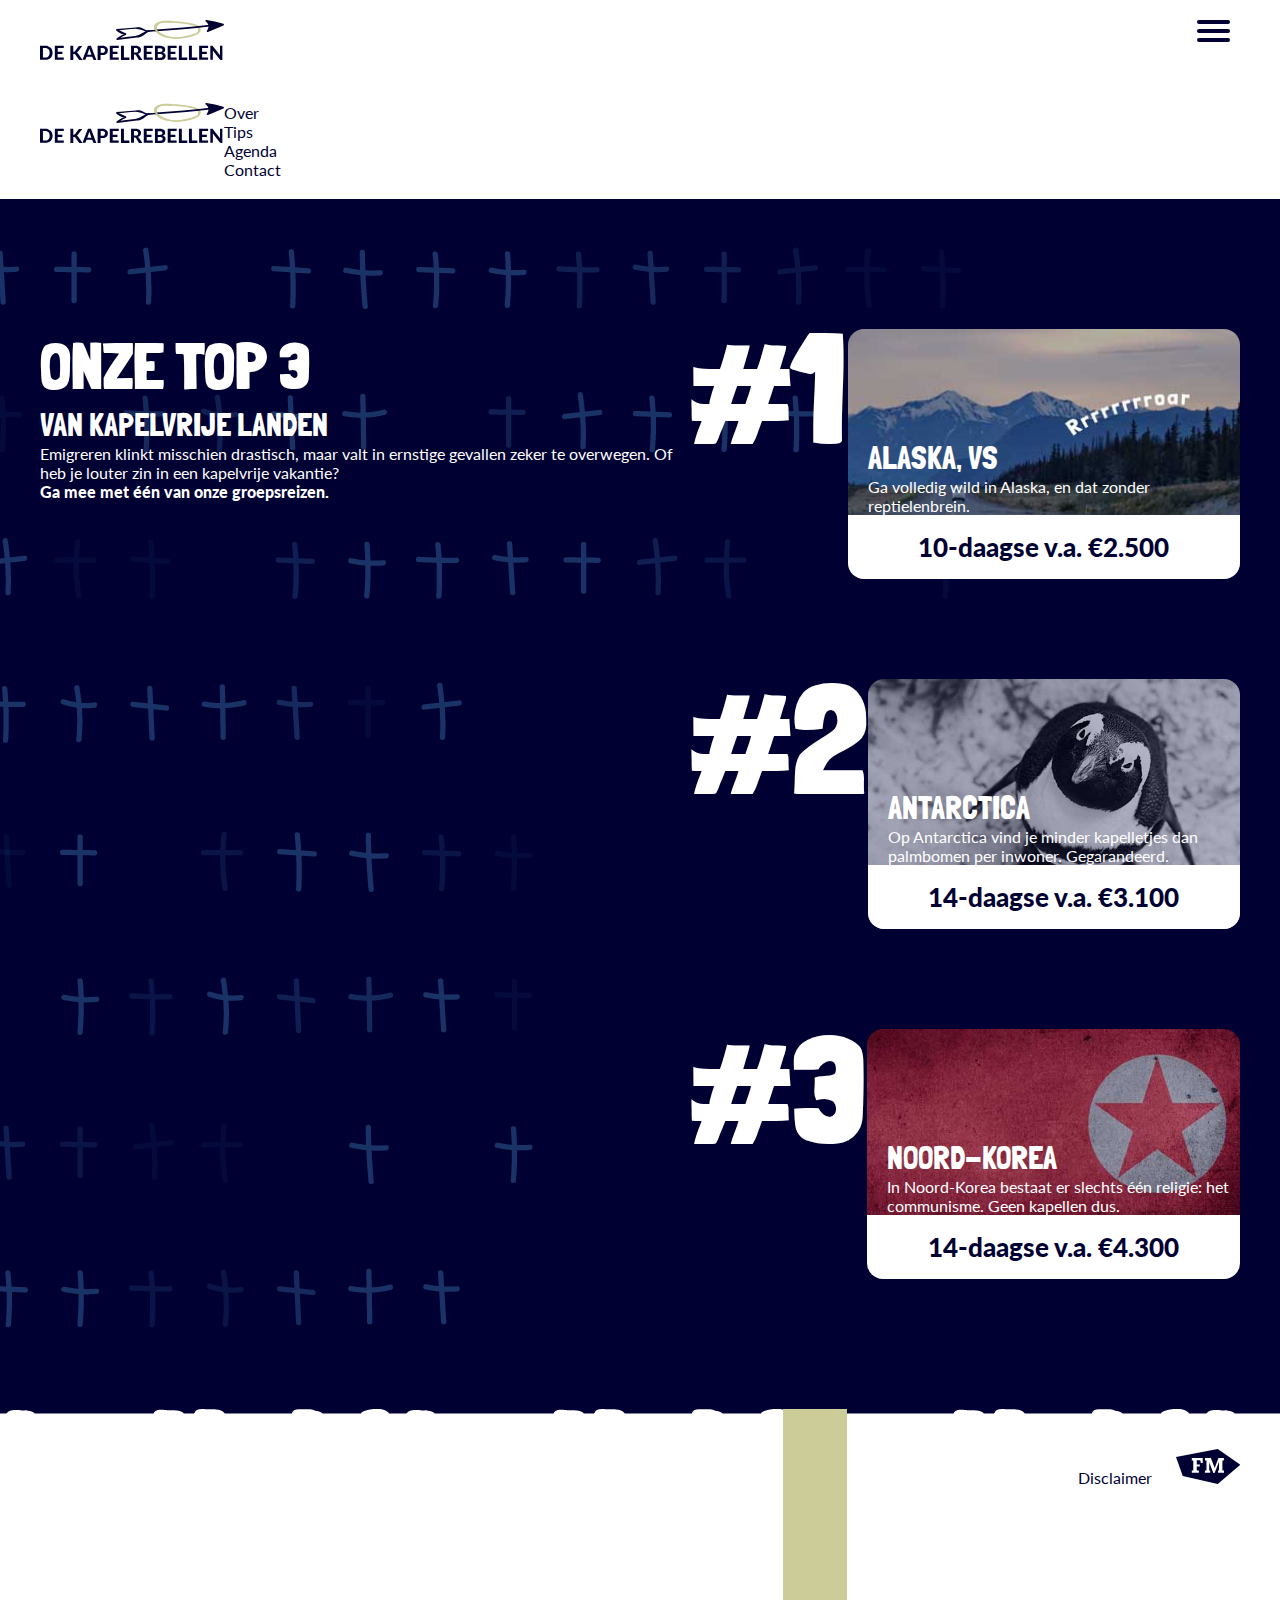
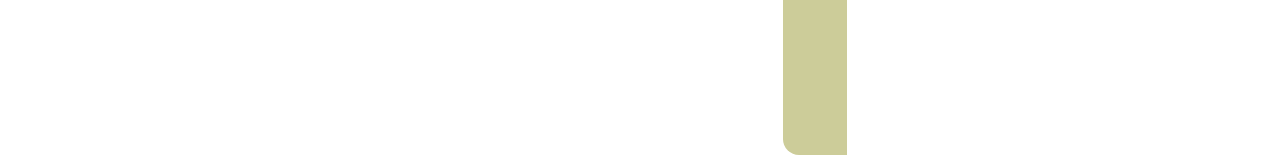
<file: landen.html>
<!doctype html>
<html lang="nl">

<head>
    <!-- Required meta tags -->
    <meta charset="utf-8">
    <meta http-equiv="X-UA-Compatible" content="IE=edge">
    <meta name="viewport" content="width=device-width, initial-scale=1">
    <?xml version="1.0" encoding="utf-8"?>

    <!-- Bootstrap CSS & Jvascript source -->
    <link rel="stylesheet" href="https://stackpath.bootstrapcdn.com/bootstrap/4.1.3/css/bootstrap.min.css" integrity="sha384-MCw98/SFnGE8fJT3GXwEOngsV7Zt27NXFoaoApmYm81iuXoPkFOJwJ8ERdknLPMO"
        crossorigin="anonymous">
    <script src="https://stackpath.bootstrapcdn.com/bootstrap/4.1.3/js/bootstrap.min.js" integrity="sha384-ChfqqxuZUCnJSK3+MXmPNIyE6ZbWh2IMqE241rYiqJxyMiZ6OW/JmZQ5stwEULTy"
        crossorigin="anonymous"></script>

    <!-- Custom CSS x -->
    <link href="css/style.css" rel="stylesheet">

    <!-- Javascript files-->
    <script src="https://ajax.googleapis.com/ajax/libs/jquery/3.3.1/jquery.min.js"></script>
    <script src="js/main.js"></script>

    <!-- Favicon-->
    <link rel="icon" type="image/png" href="favicon.png" />

    <title>Kapelvrije landen | De Kapelrebellen</title>
</head>

<body>

    <!-- mobile navbar-->
    <div class="container-fluid sticky-top d-md-none">
        <div class="row">
            <div class="col-5">
                <a class="navbar-brand" href="index.html" alt="logo kapelrebellen" title="De Kapelrebellen">
                    <svg version="1.1" id="Laag_1" xmlns="http://www.w3.org/2000/svg" xmlns:xlink="http://www.w3.org/1999/xlink"
                        x="0px" y="0px" viewBox="0 0 131.5 28.6" style="enable-background:ne w 0 0 131.5 28.6;"
                        xml:space="preserve" height=40px>
                        <g>
                            <g>
                                <g>
                                    <path class="st0" d="M94.2,1.9c4.5,0.1,9.1,0.6,13.5,1.6c2.1,0.5,6.5,1,5.1,4.8c-0.5,1.4-6.1,2.6-7.8,3
                                        c-4.5,1.2-9.4,1.5-13.9,0.1c-1.9-0.6-11.9-4.3-5.4-8.9C87.5,1.2,92.1,1.9,94.2,1.9c0.8,0,0.8-1.2,0-1.2c-3.1-0.1-14.8-0.5-12.4,6
                                        c2.5,6.6,14.5,7.4,20.1,6.5c2.8-0.4,15.3-2.5,12.7-7.5c-1.3-2.5-5.1-3-7.5-3.5c-4.3-0.9-8.6-1.4-13-1.5
                                        C93.4,0.7,93.4,1.9,94.2,1.9L94.2,1.9z" />
                                </g>
                            </g>
                            <g>
                                <path class="st2" d="M130.9,3.3c-3.9-1.2-8-2.2-12.1-2.7c1.2,0.7,2.1,2.1,2.3,3.5s-0.3,2.9-1.3,4C123.8,6.4,126.9,5,130.9,3.3" />
                                <g>
                                    <path class="st2" d="M131.1,2.7c-4-1.2-8-2.1-12.1-2.7c-0.7-0.1-1.1,0.7-0.5,1.1c2.3,1.6,2.6,4.4,0.9,6.5c-0.5,0.6,0.1,1.2,0.7,1
                                        c3.7-1.6,7.4-3.2,11.1-4.7c0.7-0.3,0.1-1.4-0.6-1.1c-3.7,1.6-7.4,3.2-11.1,4.7c0.2,0.3,0.5,0.6,0.7,1c2.3-2.8,1.8-6.3-1.1-8.4
                                        c-0.2,0.4-0.3,0.7-0.5,1.1c4.1,0.6,8.1,1.5,12.1,2.7C131.5,4.1,131.8,3,131.1,2.7L131.1,2.7z" />
                                </g>
                            </g>
                            <g>
                                <g>
                                    <path class="st2" d="M121.4,3.4C108.8,4.9,96.1,6,83.5,6.8c-0.8,0-0.8,1.3,0,1.2c12.7-0.8,25.3-1.9,37.9-3.4
                                        C122.1,4.5,122.1,3.3,121.4,3.4L121.4,3.4z" />
                                </g>
                            </g>
                            <g>
                                <g>
                                    <path class="st2" d="M83.1,6.9c-1.8,0.1-3.7,0.3-5.5,0.4c-0.8,0.1-0.8,1.3,0,1.2c1.8-0.1,3.7-0.3,5.5-0.4
                                        C83.9,8.1,83.9,6.8,83.1,6.9L83.1,6.9z" />
                                </g>
                            </g>
                            <g>
                                <g>
                                    <path class="st2" d="M77.7,7.3c-2.6,0.3-3.3-1-5.3-1.7c-1.4-0.5-2.5-0.4-3.9-0.2C64,5.7,59.5,6.2,55,6.5c-0.6,0-0.8,0.8-0.3,1.1
                                        c2,1.5,4,2.5,6.3,3.3c0-0.4,0-0.8,0-1.2c-2.3,0.9-4.3,2-6.2,3.6c-0.4,0.3-0.1,1.1,0.4,1c4.6-0.5,9.3-0.9,14-1.7
                                        c1.3-0.2,2.6-0.4,3.7-1c1.8-0.9,2.9-2.5,4.9-3.2c0.7-0.2,0.4-1.4-0.3-1.2c-3.5,1.2-5.6,3.8-9.5,4.3c-4.2,0.6-8.5,1-12.7,1.5
                                        c0.1,0.3,0.3,0.7,0.4,1c1.9-1.5,3.4-2.4,5.6-3.3c0.6-0.2,0.6-1,0-1.2c-2.3-0.8-4.1-1.7-6-3.2c-0.1,0.4-0.2,0.8-0.3,1.1
                                        c4.4-0.2,9-1,13.4-1.1c3.3,0,6,2.2,9.2,1.9C78.4,8.4,78.4,7.2,77.7,7.3L77.7,7.3z" />
                                </g>
                            </g>
                            <g>
                                <g>
                                    <path class="st0" d="M84.7,8.1c-1.6-1.4-2.7-3.4-0.5-4.9C85,2.6,86,2.4,87,2.1c2.4-0.5,4.8-0.3,7.2-0.2c0.8,0,0.8-1.2,0-1.2
                                        C90.7,0.6,86,0.1,83,2.5c-2.4,2-1.2,4.7,0.8,6.4C84.4,9.5,85.3,8.6,84.7,8.1L84.7,8.1z" />
                                </g>
                            </g>
                        </g>
                        <g>
                            <path class="st2" d="M9,23.5c0,0.7-0.1,1.4-0.4,2c-0.2,0.6-0.6,1.1-1,1.6c-0.5,0.4-1,0.8-1.6,1c-0.6,0.3-1.3,0.4-2.1,0.4H0V18.5
                                h3.9c0.8,0,1.5,0.1,2.1,0.4c0.6,0.3,1.2,0.6,1.6,1c0.5,0.4,0.8,1,1,1.6S9,22.8,9,23.5z M6.9,23.5c0-0.5-0.1-1-0.2-1.4
                                c-0.1-0.4-0.3-0.8-0.6-1.1c-0.3-0.3-0.6-0.5-0.9-0.7s-0.8-0.2-1.3-0.2H2.1v6.8h1.8c0.5,0,0.9-0.1,1.3-0.2s0.7-0.4,0.9-0.7
                                s0.5-0.7,0.6-1.1C6.8,24.5,6.9,24.1,6.9,23.5z" />
                            <path class="st2" d="M12.7,20.1v2.6H16v1.6h-3.4v2.6H17v1.6h-6.4V18.5H17v1.6H12.7z" />
                            <path class="st2" d="M23.9,22.7h0.4c0.3,0,0.6-0.1,0.7-0.3l2.5-3.4c0.1-0.2,0.3-0.3,0.4-0.3s0.3-0.1,0.5-0.1h1.8l-3.2,4.1
                                c-0.2,0.3-0.4,0.5-0.6,0.6c0.2,0.1,0.3,0.1,0.4,0.3c0.1,0.1,0.3,0.2,0.4,0.4l3.3,4.7h-1.9c-0.1,0-0.2,0-0.3,0s-0.2,0-0.2-0.1
                                s-0.1-0.1-0.2-0.1c0,0-0.1-0.1-0.1-0.2l-2.6-3.6c-0.1-0.1-0.2-0.2-0.3-0.3c-0.1-0.1-0.3-0.1-0.5-0.1h-0.6v4.4h-2.1V18.5h2.1V22.7z" />
                            <path class="st2" d="M40.3,28.6h-1.6c-0.2,0-0.3,0-0.4-0.1S38,28.3,38,28.1l-0.7-1.9h-4l-0.7,1.9c0,0.1-0.1,0.2-0.2,0.3
                                c-0.1,0.1-0.3,0.1-0.4,0.1h-1.6l3.9-10.1h2.1L40.3,28.6z M36.8,24.8l-1.1-3.1c-0.1-0.2-0.1-0.4-0.2-0.6c-0.1-0.2-0.1-0.5-0.2-0.7
                                c-0.1,0.3-0.1,0.5-0.2,0.7s-0.1,0.4-0.2,0.6l-1.1,3.1H36.8z" />
                            <path class="st2" d="M44.6,18.5c0.7,0,1.3,0.1,1.8,0.2c0.5,0.2,0.9,0.4,1.2,0.7c0.3,0.3,0.6,0.6,0.7,1c0.2,0.4,0.2,0.8,0.2,1.3
                                c0,0.5-0.1,0.9-0.2,1.4c-0.2,0.4-0.4,0.8-0.7,1.1c-0.3,0.3-0.7,0.5-1.2,0.7s-1.1,0.2-1.8,0.2h-1.3v3.5h-2.1V18.5H44.6z M44.6,23.5
                                c0.7,0,1.1-0.2,1.4-0.5c0.3-0.3,0.5-0.7,0.5-1.3c0-0.3,0-0.5-0.1-0.7c-0.1-0.2-0.2-0.4-0.3-0.5c-0.2-0.1-0.4-0.3-0.6-0.3
                                c-0.2-0.1-0.5-0.1-0.8-0.1h-1.3v3.4H44.6z" />
                            <path class="st2" d="M52,20.1v2.6h3.4v1.6H52v2.6h4.3v1.6h-6.4V18.5h6.4v1.6H52z" />
                            <path class="st2" d="M63.9,26.9v1.7h-6V18.5H60v8.4H63.9z" />
                            <path class="st2" d="M73.2,28.6h-1.9c-0.4,0-0.6-0.1-0.8-0.4l-1.9-3.1c-0.1-0.1-0.2-0.2-0.3-0.3c-0.1-0.1-0.2-0.1-0.4-0.1h-0.7v3.8
                                h-2.1V18.5h3.2c0.7,0,1.3,0.1,1.8,0.2c0.5,0.1,0.9,0.3,1.2,0.6c0.3,0.3,0.6,0.6,0.7,0.9c0.1,0.4,0.2,0.8,0.2,1.2
                                c0,0.3,0,0.6-0.1,0.9s-0.2,0.6-0.4,0.8s-0.4,0.5-0.7,0.7c-0.3,0.2-0.6,0.3-0.9,0.5c0.1,0.1,0.3,0.2,0.4,0.3
                                c0.1,0.1,0.2,0.2,0.3,0.4L73.2,28.6z M68.3,23.3c0.3,0,0.6,0,0.9-0.1c0.2-0.1,0.4-0.2,0.6-0.4s0.3-0.3,0.3-0.5
                                c0.1-0.2,0.1-0.4,0.1-0.7c0-0.5-0.2-0.8-0.5-1.1c-0.3-0.3-0.8-0.4-1.4-0.4h-1.1v3.2H68.3z" />
                            <path class="st2" d="M76.3,20.1v2.6h3.4v1.6h-3.4v2.6h4.3v1.6h-6.4V18.5h6.4v1.6H76.3z" />
                            <path class="st2" d="M85.7,18.5c0.7,0,1.3,0.1,1.7,0.2c0.5,0.1,0.9,0.3,1.2,0.5c0.3,0.2,0.5,0.5,0.7,0.9c0.1,0.3,0.2,0.7,0.2,1.1
                                c0,0.2,0,0.5-0.1,0.7c-0.1,0.2-0.2,0.4-0.3,0.6c-0.1,0.2-0.3,0.4-0.5,0.5s-0.5,0.3-0.8,0.4c0.7,0.2,1.2,0.4,1.5,0.8
                                s0.5,0.8,0.5,1.4c0,0.4-0.1,0.8-0.2,1.2c-0.2,0.4-0.4,0.7-0.7,1s-0.7,0.5-1.2,0.6s-1,0.2-1.6,0.2h-3.9V18.5H85.7z M84.2,20.1v2.7
                                h1.4c0.3,0,0.6,0,0.8-0.1c0.2,0,0.4-0.1,0.6-0.2c0.2-0.1,0.3-0.2,0.4-0.4c0.1-0.2,0.1-0.4,0.1-0.6c0-0.3,0-0.5-0.1-0.6
                                s-0.2-0.3-0.3-0.4s-0.3-0.2-0.5-0.2s-0.5-0.1-0.8-0.1H84.2z M86,27c0.3,0,0.6,0,0.8-0.1c0.2-0.1,0.4-0.2,0.5-0.3
                                c0.1-0.1,0.2-0.3,0.3-0.5c0.1-0.2,0.1-0.4,0.1-0.5c0-0.2,0-0.4-0.1-0.5s-0.2-0.3-0.3-0.4c-0.1-0.1-0.3-0.2-0.5-0.3
                                c-0.2-0.1-0.5-0.1-0.8-0.1h-1.8V27H86z" />
                            <path class="st2" d="M93.4,20.1v2.6h3.4v1.6h-3.4v2.6h4.3v1.6h-6.4V18.5h6.4v1.6H93.4z" />
                            <path class="st2" d="M105.3,26.9v1.7h-6V18.5h2.1v8.4H105.3z" />
                            <path class="st2" d="M112.5,26.9v1.7h-6V18.5h2.1v8.4H112.5z" />
                            <path class="st2" d="M115.9,20.1v2.6h3.4v1.6h-3.4v2.6h4.3v1.6h-6.4V18.5h6.4v1.6H115.9z" />
                            <path class="st2" d="M130.4,18.5v10.1h-1.1c-0.2,0-0.3,0-0.4-0.1c-0.1-0.1-0.2-0.1-0.3-0.3l-5-6.4c0,0.2,0,0.3,0,0.5
                                c0,0.2,0,0.3,0,0.4v5.8h-1.8V18.5h1.1c0.1,0,0.2,0,0.2,0s0.1,0,0.2,0s0.1,0.1,0.1,0.1c0,0,0.1,0.1,0.2,0.2l5.1,6.4
                                c0-0.2,0-0.3,0-0.5c0-0.2,0-0.3,0-0.5v-5.8H130.4z" />
                        </g>

                    </svg>
                </a>
            </div>
            <div class="col-7">
                <nav role='navigation'>
                    <div id="menuToggle">
                        <!--A hidden checkbox, used as click reciever -->
                        <input type="checkbox" />

                        <!--Some spans to act as a hamburger-->
                        <span></span>
                        <span></span>
                        <span></span>

                        <!--The menu-->
                        <ul id="menu" class="hide-menu">
                            <a href="index.html">
                                <li>Over</li>
                            </a>
                            <a href="tips.html">
                                <li>Tips</li>
                            </a>
                            <a href="agenda.htm">
                                <li>Agenda</li>
                            </a>
                            <a href="contact.html">
                                <li>Contact</li>
                            </a>
                            <a href="crowdfunding.html">
                                <li>Crowdfunding</li>
                            </a>
                        </ul>
                    </div>
                </nav>
            </div>

        </div>
    </div>

    <!-- navbar on medium & large screens-->

    <div class="container-fluid sticky-top d-none d-md-block">
        <div class="row">
            <div class="col-1">

            </div>
            <div class="col-4">
                <a class="navbar-brand" href="index.html" alt="logo kapelrebellen" title="De Kapelrebellen">
                    <svg version="1.1" id="Laag_1" xmlns="http://www.w3.org/2000/svg" xmlns:xlink="http://www.w3.org/1999/xlink"
                        x="0px" y="0px" viewBox="0 0 131.5 28.6" style="enable-background:ne w 0 0 131.5 28.6;"
                        xml:space="preserve" height=40px>
                        <g>
                            <g>
                                <g>
                                    <path class="st0" d="M94.2,1.9c4.5,0.1,9.1,0.6,13.5,1.6c2.1,0.5,6.5,1,5.1,4.8c-0.5,1.4-6.1,2.6-7.8,3
                                        c-4.5,1.2-9.4,1.5-13.9,0.1c-1.9-0.6-11.9-4.3-5.4-8.9C87.5,1.2,92.1,1.9,94.2,1.9c0.8,0,0.8-1.2,0-1.2c-3.1-0.1-14.8-0.5-12.4,6
                                        c2.5,6.6,14.5,7.4,20.1,6.5c2.8-0.4,15.3-2.5,12.7-7.5c-1.3-2.5-5.1-3-7.5-3.5c-4.3-0.9-8.6-1.4-13-1.5
                                        C93.4,0.7,93.4,1.9,94.2,1.9L94.2,1.9z" />
                                </g>
                            </g>
                            <g>
                                <path class="st2" d="M130.9,3.3c-3.9-1.2-8-2.2-12.1-2.7c1.2,0.7,2.1,2.1,2.3,3.5s-0.3,2.9-1.3,4C123.8,6.4,126.9,5,130.9,3.3" />
                                <g>
                                    <path class="st2" d="M131.1,2.7c-4-1.2-8-2.1-12.1-2.7c-0.7-0.1-1.1,0.7-0.5,1.1c2.3,1.6,2.6,4.4,0.9,6.5c-0.5,0.6,0.1,1.2,0.7,1
                                        c3.7-1.6,7.4-3.2,11.1-4.7c0.7-0.3,0.1-1.4-0.6-1.1c-3.7,1.6-7.4,3.2-11.1,4.7c0.2,0.3,0.5,0.6,0.7,1c2.3-2.8,1.8-6.3-1.1-8.4
                                        c-0.2,0.4-0.3,0.7-0.5,1.1c4.1,0.6,8.1,1.5,12.1,2.7C131.5,4.1,131.8,3,131.1,2.7L131.1,2.7z" />
                                </g>
                            </g>
                            <g>
                                <g>
                                    <path class="st2" d="M121.4,3.4C108.8,4.9,96.1,6,83.5,6.8c-0.8,0-0.8,1.3,0,1.2c12.7-0.8,25.3-1.9,37.9-3.4
                                        C122.1,4.5,122.1,3.3,121.4,3.4L121.4,3.4z" />
                                </g>
                            </g>
                            <g>
                                <g>
                                    <path class="st2" d="M83.1,6.9c-1.8,0.1-3.7,0.3-5.5,0.4c-0.8,0.1-0.8,1.3,0,1.2c1.8-0.1,3.7-0.3,5.5-0.4
                                        C83.9,8.1,83.9,6.8,83.1,6.9L83.1,6.9z" />
                                </g>
                            </g>
                            <g>
                                <g>
                                    <path class="st2" d="M77.7,7.3c-2.6,0.3-3.3-1-5.3-1.7c-1.4-0.5-2.5-0.4-3.9-0.2C64,5.7,59.5,6.2,55,6.5c-0.6,0-0.8,0.8-0.3,1.1
                                        c2,1.5,4,2.5,6.3,3.3c0-0.4,0-0.8,0-1.2c-2.3,0.9-4.3,2-6.2,3.6c-0.4,0.3-0.1,1.1,0.4,1c4.6-0.5,9.3-0.9,14-1.7
                                        c1.3-0.2,2.6-0.4,3.7-1c1.8-0.9,2.9-2.5,4.9-3.2c0.7-0.2,0.4-1.4-0.3-1.2c-3.5,1.2-5.6,3.8-9.5,4.3c-4.2,0.6-8.5,1-12.7,1.5
                                        c0.1,0.3,0.3,0.7,0.4,1c1.9-1.5,3.4-2.4,5.6-3.3c0.6-0.2,0.6-1,0-1.2c-2.3-0.8-4.1-1.7-6-3.2c-0.1,0.4-0.2,0.8-0.3,1.1
                                        c4.4-0.2,9-1,13.4-1.1c3.3,0,6,2.2,9.2,1.9C78.4,8.4,78.4,7.2,77.7,7.3L77.7,7.3z" />
                                </g>
                            </g>
                            <g>
                                <g>
                                    <path class="st0" d="M84.7,8.1c-1.6-1.4-2.7-3.4-0.5-4.9C85,2.6,86,2.4,87,2.1c2.4-0.5,4.8-0.3,7.2-0.2c0.8,0,0.8-1.2,0-1.2
                                        C90.7,0.6,86,0.1,83,2.5c-2.4,2-1.2,4.7,0.8,6.4C84.4,9.5,85.3,8.6,84.7,8.1L84.7,8.1z" />
                                </g>
                            </g>
                        </g>
                        <g>
                            <path class="st2" d="M9,23.5c0,0.7-0.1,1.4-0.4,2c-0.2,0.6-0.6,1.1-1,1.6c-0.5,0.4-1,0.8-1.6,1c-0.6,0.3-1.3,0.4-2.1,0.4H0V18.5
                                h3.9c0.8,0,1.5,0.1,2.1,0.4c0.6,0.3,1.2,0.6,1.6,1c0.5,0.4,0.8,1,1,1.6S9,22.8,9,23.5z M6.9,23.5c0-0.5-0.1-1-0.2-1.4
                                c-0.1-0.4-0.3-0.8-0.6-1.1c-0.3-0.3-0.6-0.5-0.9-0.7s-0.8-0.2-1.3-0.2H2.1v6.8h1.8c0.5,0,0.9-0.1,1.3-0.2s0.7-0.4,0.9-0.7
                                s0.5-0.7,0.6-1.1C6.8,24.5,6.9,24.1,6.9,23.5z" />
                            <path class="st2" d="M12.7,20.1v2.6H16v1.6h-3.4v2.6H17v1.6h-6.4V18.5H17v1.6H12.7z" />
                            <path class="st2" d="M23.9,22.7h0.4c0.3,0,0.6-0.1,0.7-0.3l2.5-3.4c0.1-0.2,0.3-0.3,0.4-0.3s0.3-0.1,0.5-0.1h1.8l-3.2,4.1
                                c-0.2,0.3-0.4,0.5-0.6,0.6c0.2,0.1,0.3,0.1,0.4,0.3c0.1,0.1,0.3,0.2,0.4,0.4l3.3,4.7h-1.9c-0.1,0-0.2,0-0.3,0s-0.2,0-0.2-0.1
                                s-0.1-0.1-0.2-0.1c0,0-0.1-0.1-0.1-0.2l-2.6-3.6c-0.1-0.1-0.2-0.2-0.3-0.3c-0.1-0.1-0.3-0.1-0.5-0.1h-0.6v4.4h-2.1V18.5h2.1V22.7z" />
                            <path class="st2" d="M40.3,28.6h-1.6c-0.2,0-0.3,0-0.4-0.1S38,28.3,38,28.1l-0.7-1.9h-4l-0.7,1.9c0,0.1-0.1,0.2-0.2,0.3
                                c-0.1,0.1-0.3,0.1-0.4,0.1h-1.6l3.9-10.1h2.1L40.3,28.6z M36.8,24.8l-1.1-3.1c-0.1-0.2-0.1-0.4-0.2-0.6c-0.1-0.2-0.1-0.5-0.2-0.7
                                c-0.1,0.3-0.1,0.5-0.2,0.7s-0.1,0.4-0.2,0.6l-1.1,3.1H36.8z" />
                            <path class="st2" d="M44.6,18.5c0.7,0,1.3,0.1,1.8,0.2c0.5,0.2,0.9,0.4,1.2,0.7c0.3,0.3,0.6,0.6,0.7,1c0.2,0.4,0.2,0.8,0.2,1.3
                                c0,0.5-0.1,0.9-0.2,1.4c-0.2,0.4-0.4,0.8-0.7,1.1c-0.3,0.3-0.7,0.5-1.2,0.7s-1.1,0.2-1.8,0.2h-1.3v3.5h-2.1V18.5H44.6z M44.6,23.5
                                c0.7,0,1.1-0.2,1.4-0.5c0.3-0.3,0.5-0.7,0.5-1.3c0-0.3,0-0.5-0.1-0.7c-0.1-0.2-0.2-0.4-0.3-0.5c-0.2-0.1-0.4-0.3-0.6-0.3
                                c-0.2-0.1-0.5-0.1-0.8-0.1h-1.3v3.4H44.6z" />
                            <path class="st2" d="M52,20.1v2.6h3.4v1.6H52v2.6h4.3v1.6h-6.4V18.5h6.4v1.6H52z" />
                            <path class="st2" d="M63.9,26.9v1.7h-6V18.5H60v8.4H63.9z" />
                            <path class="st2" d="M73.2,28.6h-1.9c-0.4,0-0.6-0.1-0.8-0.4l-1.9-3.1c-0.1-0.1-0.2-0.2-0.3-0.3c-0.1-0.1-0.2-0.1-0.4-0.1h-0.7v3.8
                                h-2.1V18.5h3.2c0.7,0,1.3,0.1,1.8,0.2c0.5,0.1,0.9,0.3,1.2,0.6c0.3,0.3,0.6,0.6,0.7,0.9c0.1,0.4,0.2,0.8,0.2,1.2
                                c0,0.3,0,0.6-0.1,0.9s-0.2,0.6-0.4,0.8s-0.4,0.5-0.7,0.7c-0.3,0.2-0.6,0.3-0.9,0.5c0.1,0.1,0.3,0.2,0.4,0.3
                                c0.1,0.1,0.2,0.2,0.3,0.4L73.2,28.6z M68.3,23.3c0.3,0,0.6,0,0.9-0.1c0.2-0.1,0.4-0.2,0.6-0.4s0.3-0.3,0.3-0.5
                                c0.1-0.2,0.1-0.4,0.1-0.7c0-0.5-0.2-0.8-0.5-1.1c-0.3-0.3-0.8-0.4-1.4-0.4h-1.1v3.2H68.3z" />
                            <path class="st2" d="M76.3,20.1v2.6h3.4v1.6h-3.4v2.6h4.3v1.6h-6.4V18.5h6.4v1.6H76.3z" />
                            <path class="st2" d="M85.7,18.5c0.7,0,1.3,0.1,1.7,0.2c0.5,0.1,0.9,0.3,1.2,0.5c0.3,0.2,0.5,0.5,0.7,0.9c0.1,0.3,0.2,0.7,0.2,1.1
                                c0,0.2,0,0.5-0.1,0.7c-0.1,0.2-0.2,0.4-0.3,0.6c-0.1,0.2-0.3,0.4-0.5,0.5s-0.5,0.3-0.8,0.4c0.7,0.2,1.2,0.4,1.5,0.8
                                s0.5,0.8,0.5,1.4c0,0.4-0.1,0.8-0.2,1.2c-0.2,0.4-0.4,0.7-0.7,1s-0.7,0.5-1.2,0.6s-1,0.2-1.6,0.2h-3.9V18.5H85.7z M84.2,20.1v2.7
                                h1.4c0.3,0,0.6,0,0.8-0.1c0.2,0,0.4-0.1,0.6-0.2c0.2-0.1,0.3-0.2,0.4-0.4c0.1-0.2,0.1-0.4,0.1-0.6c0-0.3,0-0.5-0.1-0.6
                                s-0.2-0.3-0.3-0.4s-0.3-0.2-0.5-0.2s-0.5-0.1-0.8-0.1H84.2z M86,27c0.3,0,0.6,0,0.8-0.1c0.2-0.1,0.4-0.2,0.5-0.3
                                c0.1-0.1,0.2-0.3,0.3-0.5c0.1-0.2,0.1-0.4,0.1-0.5c0-0.2,0-0.4-0.1-0.5s-0.2-0.3-0.3-0.4c-0.1-0.1-0.3-0.2-0.5-0.3
                                c-0.2-0.1-0.5-0.1-0.8-0.1h-1.8V27H86z" />
                            <path class="st2" d="M93.4,20.1v2.6h3.4v1.6h-3.4v2.6h4.3v1.6h-6.4V18.5h6.4v1.6H93.4z" />
                            <path class="st2" d="M105.3,26.9v1.7h-6V18.5h2.1v8.4H105.3z" />
                            <path class="st2" d="M112.5,26.9v1.7h-6V18.5h2.1v8.4H112.5z" />
                            <path class="st2" d="M115.9,20.1v2.6h3.4v1.6h-3.4v2.6h4.3v1.6h-6.4V18.5h6.4v1.6H115.9z" />
                            <path class="st2" d="M130.4,18.5v10.1h-1.1c-0.2,0-0.3,0-0.4-0.1c-0.1-0.1-0.2-0.1-0.3-0.3l-5-6.4c0,0.2,0,0.3,0,0.5
                                c0,0.2,0,0.3,0,0.4v5.8h-1.8V18.5h1.1c0.1,0,0.2,0,0.2,0s0.1,0,0.2,0s0.1,0.1,0.1,0.1c0,0,0.1,0.1,0.2,0.2l5.1,6.4
                                c0-0.2,0-0.3,0-0.5c0-0.2,0-0.3,0-0.5v-5.8H130.4z" />
                        </g>
                    </svg></a>
            </div>
            <div class="col-6">
                <ul class="nav justify-content-end">
                    <li class="nav-item">
                        <a class="nav-link" href="index.html">Over</a>
                    </li>
                    <li class="nav-item">
                        <a class="nav-link" href="tips.html">Tips</a>
                    </li>
                    <li class="nav-item">
                        <a class="nav-link" href="agenda.htm">Agenda</a>
                    </li>
                    <li class="nav-item">
                        <a class="nav-link" href="contact.html">Contact</a>
                    </li>
                </ul>
            </div>
            <div class="col-1">
            </div>
        </div>
    </div>

    <!-- sidebar crowdfunding-->

    <div class="fixed-bottom d-none d-md-block">
        <a href="crowdfunding.html"><button type="button" class="bttns rotate gold">Steun de crowdfunding</button></a>
    </div>

    <!-- header -->

    <div class="container-fluid darkblue crosses-bg">

        <div class="row">
            <div class="col-md-1 d-none d-md-block">
            </div>
            <div class="col-12 col-md-7 col-lg-4 hello">
                <h2>Onze top 3</h2>
                <h3>van kapelvrije landen</h3>
                <p>Emigreren klinkt misschien drastisch, maar valt in ernstige gevallen zeker te overwegen. Of heb je
                    louter zin in een kapelvrije vakantie? </p>
                <p><strong>Ga mee met één van onze groepsreizen.</strong></p>
            </div>
            <div class="col-md-4 d-none d-md-block d-lg-none">
            </div>
            <div class="col-md-1 d-none d-md-block d-lg-none">
            </div>
            <div class="col-12 col-md-10 col-lg-6">
                <div class="row spacer">
                    <div class="col-lg-2 d-none d-lg-block">

                    </div>
                    <div class="col-12 col-lg-2 numbers">
                        <h1>#1</h1>
                    </div>
                    <div class="col-12 col-lg-8">
                        <div class="cards card-1">
                            <h3>Alaska, VS</h3>
                            <p>Ga volledig wild in Alaska, en dat zonder reptielenbrein.</p>
                            <a href="#"><button type="button" class="bttns">10-daagse v.a. €2.500</button></a>
                        </div>
                    </div>
                </div>
                <div class="row">
                    <div class="col-lg-2 d-none d-lg-block">

                    </div>
                    <div class="col-12 col-lg-2 numbers">
                        <h1>#2</h1>
                    </div>
                    <div class="col-12 col-lg-8">
                        <div class="cards card-2">
                            <h3>Antarctica</h3>
                            <p>Op Antarctica vind je minder kapelletjes dan palmbomen per inwoner. Gegarandeerd.</p>
                            <a href="#"><button type="button" class="bttns">14-daagse v.a. €3.100</button></a>
                        </div>
                    </div>
                </div>
                <div class="row">
                    <div class="col-lg-2 d-none d-lg-block">
                    </div>
                    <div class="col-12 col-lg-2 numbers">
                        <h1>#3</h1>
                    </div>
                    <div class="col-12 col-lg-8">
                        <div class="cards card-3">
                            <h3>Noord-Korea</h3>
                            <p>In Noord-Korea bestaat er slechts één religie: het communisme. Geen kapellen dus.</p>
                            <a href="#"><button type="button" class="bttns">14-daagse v.a. €4.300</button></a>
                        </div>
                    </div>
                </div>

            </div>
            <div class="col-md-1 d-none d-md-block">
            </div>
        </div>

    </div>


    <!-- cobbled transition -->
    <div class="container-fluid cobbled-road-white">

    </div>

    <!-- footer -->

    <div class="container-fluid">
        <div class="row footer">
            <div class="col-1">

            </div>
            <div class="col-10 footer-content">
                <a class="footer-item" href="#">Disclaimer</a>
                <a class="footer-item" href="https://bit.ly/2NnXmEU" target="_blank"><svg version="1.1" id="Laag_1"
                        xmlns="http://www.w3.org/2000/svg" xmlns:xlink="http://www.w3.org/1999/xlink" x="0px" y="0px"
                        viewBox="0 0 57 31" style="enable-background:new 0 0 57 31;" xml:space="preserve" height=35px>
                        <g>
                            <g>
                                <path class="st2" d="M37,0L0,7l6,17l31,7l20-17L37,0z M23.7,12.5h-1.8v-0.5c0-1.5-0.3-2-1.5-2h-2v3.7h2.7v1.9h-2.7V19h1.9v2.1H14
                           V19h1.3v-8.9H14V8h9.7V12.5z M42.5,19v2.1h-5.3V19h0.9v-7.6l-3.9,9.8h-1.1l-3.7-9.4V19h0.9v2.1h-4.7V19H27v-8.9h-1.3V8h5.2
                           l3.4,8.8L37.6,8h4.8v2.1h-1.3V19H42.5z" />
                            </g>
                        </g>
                    </svg></a>
            </div>
            <div class="col-1">

            </div>
        </div>
    </div>

</body>

</html>
</file>
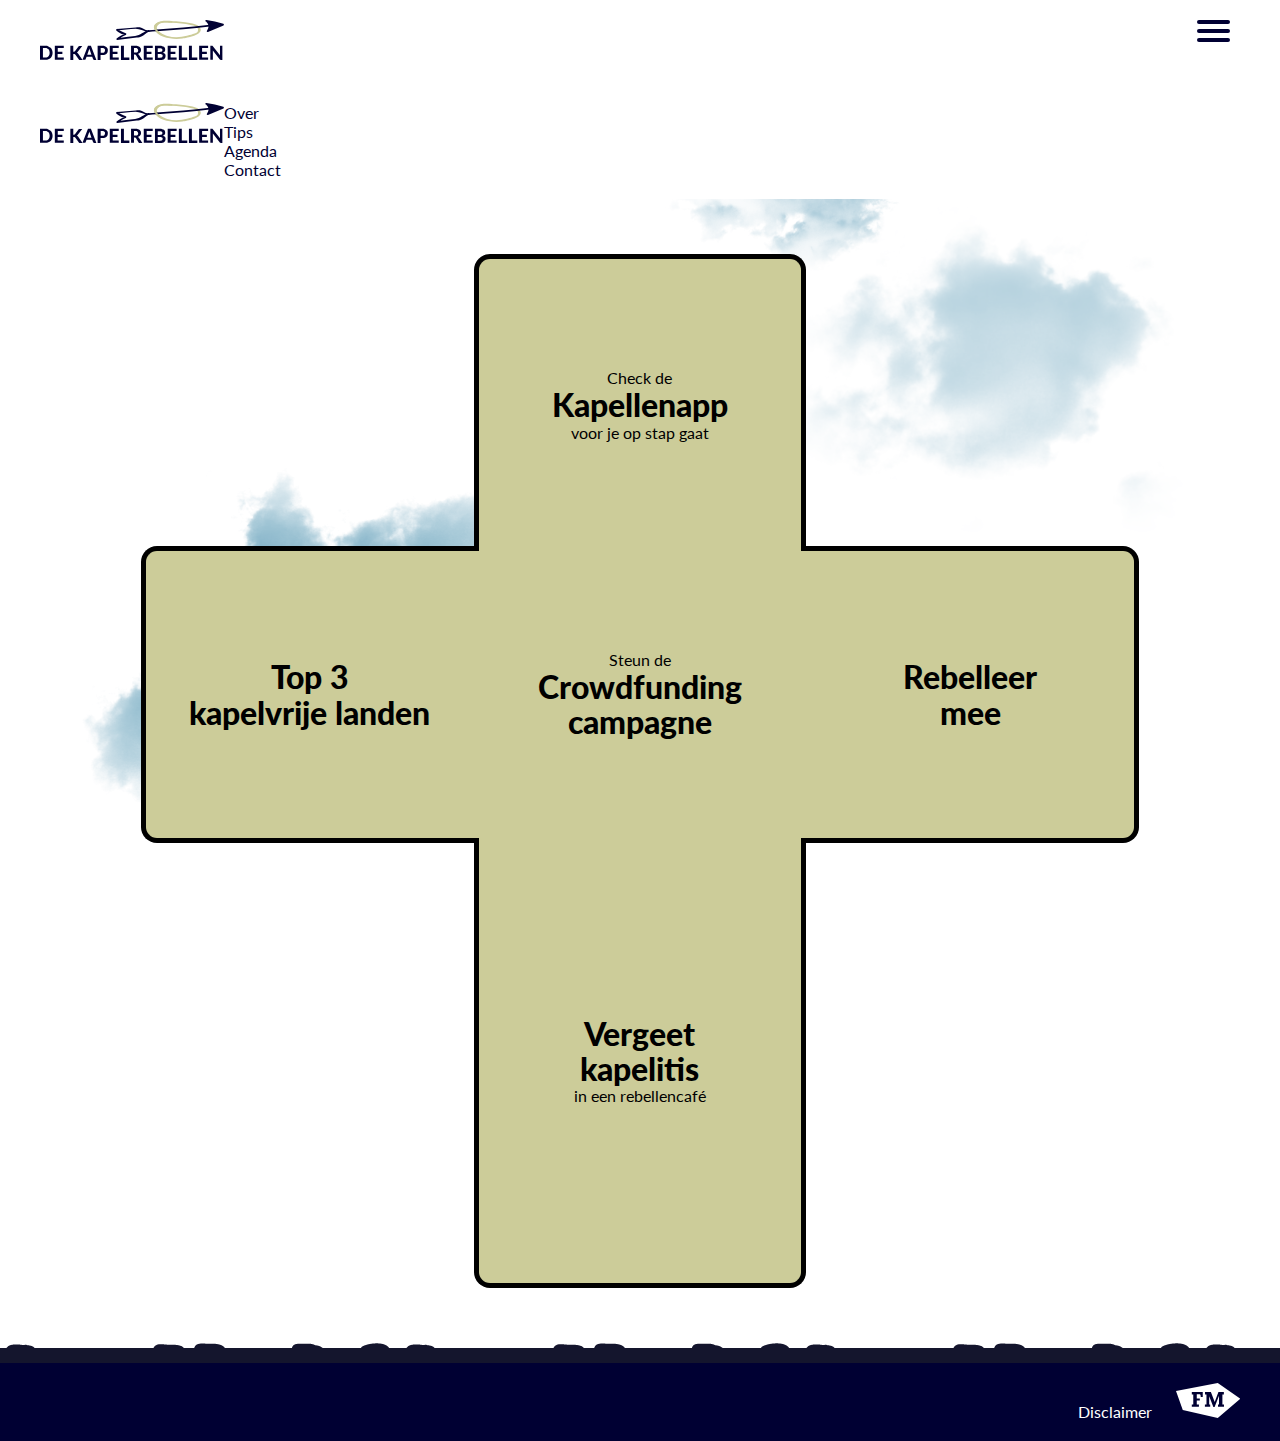
<file: tips.html>
<!doctype html>
<html lang="nl">

<head>
    <!-- Required meta tags -->
    <meta charset="utf-8">
    <meta http-equiv="X-UA-Compatible" content="IE=edge">
    <meta name="viewport" content="width=device-width, initial-scale=1">
    <?xml version="1.0" encoding="utf-8"?>

    <!-- Bootstrap CSS & Jvascript source -->
    <link rel="stylesheet" href="https://stackpath.bootstrapcdn.com/bootstrap/4.1.3/css/bootstrap.min.css" integrity="sha384-MCw98/SFnGE8fJT3GXwEOngsV7Zt27NXFoaoApmYm81iuXoPkFOJwJ8ERdknLPMO"
        crossorigin="anonymous">
    <script src="https://stackpath.bootstrapcdn.com/bootstrap/4.1.3/js/bootstrap.min.js" integrity="sha384-ChfqqxuZUCnJSK3+MXmPNIyE6ZbWh2IMqE241rYiqJxyMiZ6OW/JmZQ5stwEULTy"
        crossorigin="anonymous"></script>

    <!-- Custom CSS x -->
    <link href="css/style.css" rel="stylesheet">

    <!-- Javascript files-->
    <script src="https://ajax.googleapis.com/ajax/libs/jquery/3.3.1/jquery.min.js"></script>
    <script src="js/main.js"></script>

    <!-- Favicon-->
    <link rel="icon" type="image/png" href="favicon.png" />

    <title>Tips | De Kapelrebellen</title>
</head>

<body>

    <!-- mobile navbar-->
    <div class="container-fluid sticky-top d-md-none">
        <div class="row">
            <div class="col-5">
                <a class="navbar-brand" href="index.html" alt="logo kapelrebellen" title="De Kapelrebellen">
                    <svg version="1.1" id="Laag_1" xmlns="http://www.w3.org/2000/svg" xmlns:xlink="http://www.w3.org/1999/xlink"
                        x="0px" y="0px" viewBox="0 0 131.5 28.6" style="enable-background:ne w 0 0 131.5 28.6;"
                        xml:space="preserve" height=40px>
                        <g>
                            <g>
                                <g>
                                    <path class="st0" d="M94.2,1.9c4.5,0.1,9.1,0.6,13.5,1.6c2.1,0.5,6.5,1,5.1,4.8c-0.5,1.4-6.1,2.6-7.8,3
                                        c-4.5,1.2-9.4,1.5-13.9,0.1c-1.9-0.6-11.9-4.3-5.4-8.9C87.5,1.2,92.1,1.9,94.2,1.9c0.8,0,0.8-1.2,0-1.2c-3.1-0.1-14.8-0.5-12.4,6
                                        c2.5,6.6,14.5,7.4,20.1,6.5c2.8-0.4,15.3-2.5,12.7-7.5c-1.3-2.5-5.1-3-7.5-3.5c-4.3-0.9-8.6-1.4-13-1.5
                                        C93.4,0.7,93.4,1.9,94.2,1.9L94.2,1.9z" />
                                </g>
                            </g>
                            <g>
                                <path class="st2" d="M130.9,3.3c-3.9-1.2-8-2.2-12.1-2.7c1.2,0.7,2.1,2.1,2.3,3.5s-0.3,2.9-1.3,4C123.8,6.4,126.9,5,130.9,3.3" />
                                <g>
                                    <path class="st2" d="M131.1,2.7c-4-1.2-8-2.1-12.1-2.7c-0.7-0.1-1.1,0.7-0.5,1.1c2.3,1.6,2.6,4.4,0.9,6.5c-0.5,0.6,0.1,1.2,0.7,1
                                        c3.7-1.6,7.4-3.2,11.1-4.7c0.7-0.3,0.1-1.4-0.6-1.1c-3.7,1.6-7.4,3.2-11.1,4.7c0.2,0.3,0.5,0.6,0.7,1c2.3-2.8,1.8-6.3-1.1-8.4
                                        c-0.2,0.4-0.3,0.7-0.5,1.1c4.1,0.6,8.1,1.5,12.1,2.7C131.5,4.1,131.8,3,131.1,2.7L131.1,2.7z" />
                                </g>
                            </g>
                            <g>
                                <g>
                                    <path class="st2" d="M121.4,3.4C108.8,4.9,96.1,6,83.5,6.8c-0.8,0-0.8,1.3,0,1.2c12.7-0.8,25.3-1.9,37.9-3.4
                                        C122.1,4.5,122.1,3.3,121.4,3.4L121.4,3.4z" />
                                </g>
                            </g>
                            <g>
                                <g>
                                    <path class="st2" d="M83.1,6.9c-1.8,0.1-3.7,0.3-5.5,0.4c-0.8,0.1-0.8,1.3,0,1.2c1.8-0.1,3.7-0.3,5.5-0.4
                                        C83.9,8.1,83.9,6.8,83.1,6.9L83.1,6.9z" />
                                </g>
                            </g>
                            <g>
                                <g>
                                    <path class="st2" d="M77.7,7.3c-2.6,0.3-3.3-1-5.3-1.7c-1.4-0.5-2.5-0.4-3.9-0.2C64,5.7,59.5,6.2,55,6.5c-0.6,0-0.8,0.8-0.3,1.1
                                        c2,1.5,4,2.5,6.3,3.3c0-0.4,0-0.8,0-1.2c-2.3,0.9-4.3,2-6.2,3.6c-0.4,0.3-0.1,1.1,0.4,1c4.6-0.5,9.3-0.9,14-1.7
                                        c1.3-0.2,2.6-0.4,3.7-1c1.8-0.9,2.9-2.5,4.9-3.2c0.7-0.2,0.4-1.4-0.3-1.2c-3.5,1.2-5.6,3.8-9.5,4.3c-4.2,0.6-8.5,1-12.7,1.5
                                        c0.1,0.3,0.3,0.7,0.4,1c1.9-1.5,3.4-2.4,5.6-3.3c0.6-0.2,0.6-1,0-1.2c-2.3-0.8-4.1-1.7-6-3.2c-0.1,0.4-0.2,0.8-0.3,1.1
                                        c4.4-0.2,9-1,13.4-1.1c3.3,0,6,2.2,9.2,1.9C78.4,8.4,78.4,7.2,77.7,7.3L77.7,7.3z" />
                                </g>
                            </g>
                            <g>
                                <g>
                                    <path class="st0" d="M84.7,8.1c-1.6-1.4-2.7-3.4-0.5-4.9C85,2.6,86,2.4,87,2.1c2.4-0.5,4.8-0.3,7.2-0.2c0.8,0,0.8-1.2,0-1.2
                                        C90.7,0.6,86,0.1,83,2.5c-2.4,2-1.2,4.7,0.8,6.4C84.4,9.5,85.3,8.6,84.7,8.1L84.7,8.1z" />
                                </g>
                            </g>
                        </g>
                        <g>
                            <path class="st2" d="M9,23.5c0,0.7-0.1,1.4-0.4,2c-0.2,0.6-0.6,1.1-1,1.6c-0.5,0.4-1,0.8-1.6,1c-0.6,0.3-1.3,0.4-2.1,0.4H0V18.5
                                h3.9c0.8,0,1.5,0.1,2.1,0.4c0.6,0.3,1.2,0.6,1.6,1c0.5,0.4,0.8,1,1,1.6S9,22.8,9,23.5z M6.9,23.5c0-0.5-0.1-1-0.2-1.4
                                c-0.1-0.4-0.3-0.8-0.6-1.1c-0.3-0.3-0.6-0.5-0.9-0.7s-0.8-0.2-1.3-0.2H2.1v6.8h1.8c0.5,0,0.9-0.1,1.3-0.2s0.7-0.4,0.9-0.7
                                s0.5-0.7,0.6-1.1C6.8,24.5,6.9,24.1,6.9,23.5z" />
                            <path class="st2" d="M12.7,20.1v2.6H16v1.6h-3.4v2.6H17v1.6h-6.4V18.5H17v1.6H12.7z" />
                            <path class="st2" d="M23.9,22.7h0.4c0.3,0,0.6-0.1,0.7-0.3l2.5-3.4c0.1-0.2,0.3-0.3,0.4-0.3s0.3-0.1,0.5-0.1h1.8l-3.2,4.1
                                c-0.2,0.3-0.4,0.5-0.6,0.6c0.2,0.1,0.3,0.1,0.4,0.3c0.1,0.1,0.3,0.2,0.4,0.4l3.3,4.7h-1.9c-0.1,0-0.2,0-0.3,0s-0.2,0-0.2-0.1
                                s-0.1-0.1-0.2-0.1c0,0-0.1-0.1-0.1-0.2l-2.6-3.6c-0.1-0.1-0.2-0.2-0.3-0.3c-0.1-0.1-0.3-0.1-0.5-0.1h-0.6v4.4h-2.1V18.5h2.1V22.7z" />
                            <path class="st2" d="M40.3,28.6h-1.6c-0.2,0-0.3,0-0.4-0.1S38,28.3,38,28.1l-0.7-1.9h-4l-0.7,1.9c0,0.1-0.1,0.2-0.2,0.3
                                c-0.1,0.1-0.3,0.1-0.4,0.1h-1.6l3.9-10.1h2.1L40.3,28.6z M36.8,24.8l-1.1-3.1c-0.1-0.2-0.1-0.4-0.2-0.6c-0.1-0.2-0.1-0.5-0.2-0.7
                                c-0.1,0.3-0.1,0.5-0.2,0.7s-0.1,0.4-0.2,0.6l-1.1,3.1H36.8z" />
                            <path class="st2" d="M44.6,18.5c0.7,0,1.3,0.1,1.8,0.2c0.5,0.2,0.9,0.4,1.2,0.7c0.3,0.3,0.6,0.6,0.7,1c0.2,0.4,0.2,0.8,0.2,1.3
                                c0,0.5-0.1,0.9-0.2,1.4c-0.2,0.4-0.4,0.8-0.7,1.1c-0.3,0.3-0.7,0.5-1.2,0.7s-1.1,0.2-1.8,0.2h-1.3v3.5h-2.1V18.5H44.6z M44.6,23.5
                                c0.7,0,1.1-0.2,1.4-0.5c0.3-0.3,0.5-0.7,0.5-1.3c0-0.3,0-0.5-0.1-0.7c-0.1-0.2-0.2-0.4-0.3-0.5c-0.2-0.1-0.4-0.3-0.6-0.3
                                c-0.2-0.1-0.5-0.1-0.8-0.1h-1.3v3.4H44.6z" />
                            <path class="st2" d="M52,20.1v2.6h3.4v1.6H52v2.6h4.3v1.6h-6.4V18.5h6.4v1.6H52z" />
                            <path class="st2" d="M63.9,26.9v1.7h-6V18.5H60v8.4H63.9z" />
                            <path class="st2" d="M73.2,28.6h-1.9c-0.4,0-0.6-0.1-0.8-0.4l-1.9-3.1c-0.1-0.1-0.2-0.2-0.3-0.3c-0.1-0.1-0.2-0.1-0.4-0.1h-0.7v3.8
                                h-2.1V18.5h3.2c0.7,0,1.3,0.1,1.8,0.2c0.5,0.1,0.9,0.3,1.2,0.6c0.3,0.3,0.6,0.6,0.7,0.9c0.1,0.4,0.2,0.8,0.2,1.2
                                c0,0.3,0,0.6-0.1,0.9s-0.2,0.6-0.4,0.8s-0.4,0.5-0.7,0.7c-0.3,0.2-0.6,0.3-0.9,0.5c0.1,0.1,0.3,0.2,0.4,0.3
                                c0.1,0.1,0.2,0.2,0.3,0.4L73.2,28.6z M68.3,23.3c0.3,0,0.6,0,0.9-0.1c0.2-0.1,0.4-0.2,0.6-0.4s0.3-0.3,0.3-0.5
                                c0.1-0.2,0.1-0.4,0.1-0.7c0-0.5-0.2-0.8-0.5-1.1c-0.3-0.3-0.8-0.4-1.4-0.4h-1.1v3.2H68.3z" />
                            <path class="st2" d="M76.3,20.1v2.6h3.4v1.6h-3.4v2.6h4.3v1.6h-6.4V18.5h6.4v1.6H76.3z" />
                            <path class="st2" d="M85.7,18.5c0.7,0,1.3,0.1,1.7,0.2c0.5,0.1,0.9,0.3,1.2,0.5c0.3,0.2,0.5,0.5,0.7,0.9c0.1,0.3,0.2,0.7,0.2,1.1
                                c0,0.2,0,0.5-0.1,0.7c-0.1,0.2-0.2,0.4-0.3,0.6c-0.1,0.2-0.3,0.4-0.5,0.5s-0.5,0.3-0.8,0.4c0.7,0.2,1.2,0.4,1.5,0.8
                                s0.5,0.8,0.5,1.4c0,0.4-0.1,0.8-0.2,1.2c-0.2,0.4-0.4,0.7-0.7,1s-0.7,0.5-1.2,0.6s-1,0.2-1.6,0.2h-3.9V18.5H85.7z M84.2,20.1v2.7
                                h1.4c0.3,0,0.6,0,0.8-0.1c0.2,0,0.4-0.1,0.6-0.2c0.2-0.1,0.3-0.2,0.4-0.4c0.1-0.2,0.1-0.4,0.1-0.6c0-0.3,0-0.5-0.1-0.6
                                s-0.2-0.3-0.3-0.4s-0.3-0.2-0.5-0.2s-0.5-0.1-0.8-0.1H84.2z M86,27c0.3,0,0.6,0,0.8-0.1c0.2-0.1,0.4-0.2,0.5-0.3
                                c0.1-0.1,0.2-0.3,0.3-0.5c0.1-0.2,0.1-0.4,0.1-0.5c0-0.2,0-0.4-0.1-0.5s-0.2-0.3-0.3-0.4c-0.1-0.1-0.3-0.2-0.5-0.3
                                c-0.2-0.1-0.5-0.1-0.8-0.1h-1.8V27H86z" />
                            <path class="st2" d="M93.4,20.1v2.6h3.4v1.6h-3.4v2.6h4.3v1.6h-6.4V18.5h6.4v1.6H93.4z" />
                            <path class="st2" d="M105.3,26.9v1.7h-6V18.5h2.1v8.4H105.3z" />
                            <path class="st2" d="M112.5,26.9v1.7h-6V18.5h2.1v8.4H112.5z" />
                            <path class="st2" d="M115.9,20.1v2.6h3.4v1.6h-3.4v2.6h4.3v1.6h-6.4V18.5h6.4v1.6H115.9z" />
                            <path class="st2" d="M130.4,18.5v10.1h-1.1c-0.2,0-0.3,0-0.4-0.1c-0.1-0.1-0.2-0.1-0.3-0.3l-5-6.4c0,0.2,0,0.3,0,0.5
                                c0,0.2,0,0.3,0,0.4v5.8h-1.8V18.5h1.1c0.1,0,0.2,0,0.2,0s0.1,0,0.2,0s0.1,0.1,0.1,0.1c0,0,0.1,0.1,0.2,0.2l5.1,6.4
                                c0-0.2,0-0.3,0-0.5c0-0.2,0-0.3,0-0.5v-5.8H130.4z" />
                        </g>

                    </svg>
                </a>
            </div>
            <div class="col-7">
                <nav role='navigation'>
                    <div id="menuToggle">
                        <!--A hidden checkbox, used as click reciever -->
                        <input type="checkbox" />

                        <!--Some spans to act as a hamburger-->
                        <span></span>
                        <span></span>
                        <span></span>

                        <!--The menu-->
                        <ul id="menu" class="hide-menu">
                            <a href="index.html">
                                <li>Over</li>
                            </a>
                            <a href="#">
                                <li>Tips</li>
                            </a>
                            <a href="agenda.htm">
                                <li>Agenda</li>
                            </a>
                            <a href="contact.html">
                                <li>Contact</li>
                            </a>
                            <a href="crowdfunding.html">
                                <li>Crowdfunding</li>
                            </a>
                        </ul>
                    </div>
                </nav>
            </div>

        </div>
    </div>

    <!-- navbar on medium & large screens-->

    <div class="container-fluid sticky-top d-none d-md-block">
        <div class="row">
            <div class="col-1">

            </div>
            <div class="col-4">
                <a class="navbar-brand" href="index.html" alt="logo kapelrebellen" title="De Kapelrebellen">
                    <svg version="1.1" id="Laag_1" xmlns="http://www.w3.org/2000/svg" xmlns:xlink="http://www.w3.org/1999/xlink"
                        x="0px" y="0px" viewBox="0 0 131.5 28.6" style="enable-background:ne w 0 0 131.5 28.6;"
                        xml:space="preserve" height=40px>
                        <g>
                            <g>
                                <g>
                                    <path class="st0" d="M94.2,1.9c4.5,0.1,9.1,0.6,13.5,1.6c2.1,0.5,6.5,1,5.1,4.8c-0.5,1.4-6.1,2.6-7.8,3
                                        c-4.5,1.2-9.4,1.5-13.9,0.1c-1.9-0.6-11.9-4.3-5.4-8.9C87.5,1.2,92.1,1.9,94.2,1.9c0.8,0,0.8-1.2,0-1.2c-3.1-0.1-14.8-0.5-12.4,6
                                        c2.5,6.6,14.5,7.4,20.1,6.5c2.8-0.4,15.3-2.5,12.7-7.5c-1.3-2.5-5.1-3-7.5-3.5c-4.3-0.9-8.6-1.4-13-1.5
                                        C93.4,0.7,93.4,1.9,94.2,1.9L94.2,1.9z" />
                                </g>
                            </g>
                            <g>
                                <path class="st2" d="M130.9,3.3c-3.9-1.2-8-2.2-12.1-2.7c1.2,0.7,2.1,2.1,2.3,3.5s-0.3,2.9-1.3,4C123.8,6.4,126.9,5,130.9,3.3" />
                                <g>
                                    <path class="st2" d="M131.1,2.7c-4-1.2-8-2.1-12.1-2.7c-0.7-0.1-1.1,0.7-0.5,1.1c2.3,1.6,2.6,4.4,0.9,6.5c-0.5,0.6,0.1,1.2,0.7,1
                                        c3.7-1.6,7.4-3.2,11.1-4.7c0.7-0.3,0.1-1.4-0.6-1.1c-3.7,1.6-7.4,3.2-11.1,4.7c0.2,0.3,0.5,0.6,0.7,1c2.3-2.8,1.8-6.3-1.1-8.4
                                        c-0.2,0.4-0.3,0.7-0.5,1.1c4.1,0.6,8.1,1.5,12.1,2.7C131.5,4.1,131.8,3,131.1,2.7L131.1,2.7z" />
                                </g>
                            </g>
                            <g>
                                <g>
                                    <path class="st2" d="M121.4,3.4C108.8,4.9,96.1,6,83.5,6.8c-0.8,0-0.8,1.3,0,1.2c12.7-0.8,25.3-1.9,37.9-3.4
                                        C122.1,4.5,122.1,3.3,121.4,3.4L121.4,3.4z" />
                                </g>
                            </g>
                            <g>
                                <g>
                                    <path class="st2" d="M83.1,6.9c-1.8,0.1-3.7,0.3-5.5,0.4c-0.8,0.1-0.8,1.3,0,1.2c1.8-0.1,3.7-0.3,5.5-0.4
                                        C83.9,8.1,83.9,6.8,83.1,6.9L83.1,6.9z" />
                                </g>
                            </g>
                            <g>
                                <g>
                                    <path class="st2" d="M77.7,7.3c-2.6,0.3-3.3-1-5.3-1.7c-1.4-0.5-2.5-0.4-3.9-0.2C64,5.7,59.5,6.2,55,6.5c-0.6,0-0.8,0.8-0.3,1.1
                                        c2,1.5,4,2.5,6.3,3.3c0-0.4,0-0.8,0-1.2c-2.3,0.9-4.3,2-6.2,3.6c-0.4,0.3-0.1,1.1,0.4,1c4.6-0.5,9.3-0.9,14-1.7
                                        c1.3-0.2,2.6-0.4,3.7-1c1.8-0.9,2.9-2.5,4.9-3.2c0.7-0.2,0.4-1.4-0.3-1.2c-3.5,1.2-5.6,3.8-9.5,4.3c-4.2,0.6-8.5,1-12.7,1.5
                                        c0.1,0.3,0.3,0.7,0.4,1c1.9-1.5,3.4-2.4,5.6-3.3c0.6-0.2,0.6-1,0-1.2c-2.3-0.8-4.1-1.7-6-3.2c-0.1,0.4-0.2,0.8-0.3,1.1
                                        c4.4-0.2,9-1,13.4-1.1c3.3,0,6,2.2,9.2,1.9C78.4,8.4,78.4,7.2,77.7,7.3L77.7,7.3z" />
                                </g>
                            </g>
                            <g>
                                <g>
                                    <path class="st0" d="M84.7,8.1c-1.6-1.4-2.7-3.4-0.5-4.9C85,2.6,86,2.4,87,2.1c2.4-0.5,4.8-0.3,7.2-0.2c0.8,0,0.8-1.2,0-1.2
                                        C90.7,0.6,86,0.1,83,2.5c-2.4,2-1.2,4.7,0.8,6.4C84.4,9.5,85.3,8.6,84.7,8.1L84.7,8.1z" />
                                </g>
                            </g>
                        </g>
                        <g>
                            <path class="st2" d="M9,23.5c0,0.7-0.1,1.4-0.4,2c-0.2,0.6-0.6,1.1-1,1.6c-0.5,0.4-1,0.8-1.6,1c-0.6,0.3-1.3,0.4-2.1,0.4H0V18.5
                                h3.9c0.8,0,1.5,0.1,2.1,0.4c0.6,0.3,1.2,0.6,1.6,1c0.5,0.4,0.8,1,1,1.6S9,22.8,9,23.5z M6.9,23.5c0-0.5-0.1-1-0.2-1.4
                                c-0.1-0.4-0.3-0.8-0.6-1.1c-0.3-0.3-0.6-0.5-0.9-0.7s-0.8-0.2-1.3-0.2H2.1v6.8h1.8c0.5,0,0.9-0.1,1.3-0.2s0.7-0.4,0.9-0.7
                                s0.5-0.7,0.6-1.1C6.8,24.5,6.9,24.1,6.9,23.5z" />
                            <path class="st2" d="M12.7,20.1v2.6H16v1.6h-3.4v2.6H17v1.6h-6.4V18.5H17v1.6H12.7z" />
                            <path class="st2" d="M23.9,22.7h0.4c0.3,0,0.6-0.1,0.7-0.3l2.5-3.4c0.1-0.2,0.3-0.3,0.4-0.3s0.3-0.1,0.5-0.1h1.8l-3.2,4.1
                                c-0.2,0.3-0.4,0.5-0.6,0.6c0.2,0.1,0.3,0.1,0.4,0.3c0.1,0.1,0.3,0.2,0.4,0.4l3.3,4.7h-1.9c-0.1,0-0.2,0-0.3,0s-0.2,0-0.2-0.1
                                s-0.1-0.1-0.2-0.1c0,0-0.1-0.1-0.1-0.2l-2.6-3.6c-0.1-0.1-0.2-0.2-0.3-0.3c-0.1-0.1-0.3-0.1-0.5-0.1h-0.6v4.4h-2.1V18.5h2.1V22.7z" />
                            <path class="st2" d="M40.3,28.6h-1.6c-0.2,0-0.3,0-0.4-0.1S38,28.3,38,28.1l-0.7-1.9h-4l-0.7,1.9c0,0.1-0.1,0.2-0.2,0.3
                                c-0.1,0.1-0.3,0.1-0.4,0.1h-1.6l3.9-10.1h2.1L40.3,28.6z M36.8,24.8l-1.1-3.1c-0.1-0.2-0.1-0.4-0.2-0.6c-0.1-0.2-0.1-0.5-0.2-0.7
                                c-0.1,0.3-0.1,0.5-0.2,0.7s-0.1,0.4-0.2,0.6l-1.1,3.1H36.8z" />
                            <path class="st2" d="M44.6,18.5c0.7,0,1.3,0.1,1.8,0.2c0.5,0.2,0.9,0.4,1.2,0.7c0.3,0.3,0.6,0.6,0.7,1c0.2,0.4,0.2,0.8,0.2,1.3
                                c0,0.5-0.1,0.9-0.2,1.4c-0.2,0.4-0.4,0.8-0.7,1.1c-0.3,0.3-0.7,0.5-1.2,0.7s-1.1,0.2-1.8,0.2h-1.3v3.5h-2.1V18.5H44.6z M44.6,23.5
                                c0.7,0,1.1-0.2,1.4-0.5c0.3-0.3,0.5-0.7,0.5-1.3c0-0.3,0-0.5-0.1-0.7c-0.1-0.2-0.2-0.4-0.3-0.5c-0.2-0.1-0.4-0.3-0.6-0.3
                                c-0.2-0.1-0.5-0.1-0.8-0.1h-1.3v3.4H44.6z" />
                            <path class="st2" d="M52,20.1v2.6h3.4v1.6H52v2.6h4.3v1.6h-6.4V18.5h6.4v1.6H52z" />
                            <path class="st2" d="M63.9,26.9v1.7h-6V18.5H60v8.4H63.9z" />
                            <path class="st2" d="M73.2,28.6h-1.9c-0.4,0-0.6-0.1-0.8-0.4l-1.9-3.1c-0.1-0.1-0.2-0.2-0.3-0.3c-0.1-0.1-0.2-0.1-0.4-0.1h-0.7v3.8
                                h-2.1V18.5h3.2c0.7,0,1.3,0.1,1.8,0.2c0.5,0.1,0.9,0.3,1.2,0.6c0.3,0.3,0.6,0.6,0.7,0.9c0.1,0.4,0.2,0.8,0.2,1.2
                                c0,0.3,0,0.6-0.1,0.9s-0.2,0.6-0.4,0.8s-0.4,0.5-0.7,0.7c-0.3,0.2-0.6,0.3-0.9,0.5c0.1,0.1,0.3,0.2,0.4,0.3
                                c0.1,0.1,0.2,0.2,0.3,0.4L73.2,28.6z M68.3,23.3c0.3,0,0.6,0,0.9-0.1c0.2-0.1,0.4-0.2,0.6-0.4s0.3-0.3,0.3-0.5
                                c0.1-0.2,0.1-0.4,0.1-0.7c0-0.5-0.2-0.8-0.5-1.1c-0.3-0.3-0.8-0.4-1.4-0.4h-1.1v3.2H68.3z" />
                            <path class="st2" d="M76.3,20.1v2.6h3.4v1.6h-3.4v2.6h4.3v1.6h-6.4V18.5h6.4v1.6H76.3z" />
                            <path class="st2" d="M85.7,18.5c0.7,0,1.3,0.1,1.7,0.2c0.5,0.1,0.9,0.3,1.2,0.5c0.3,0.2,0.5,0.5,0.7,0.9c0.1,0.3,0.2,0.7,0.2,1.1
                                c0,0.2,0,0.5-0.1,0.7c-0.1,0.2-0.2,0.4-0.3,0.6c-0.1,0.2-0.3,0.4-0.5,0.5s-0.5,0.3-0.8,0.4c0.7,0.2,1.2,0.4,1.5,0.8
                                s0.5,0.8,0.5,1.4c0,0.4-0.1,0.8-0.2,1.2c-0.2,0.4-0.4,0.7-0.7,1s-0.7,0.5-1.2,0.6s-1,0.2-1.6,0.2h-3.9V18.5H85.7z M84.2,20.1v2.7
                                h1.4c0.3,0,0.6,0,0.8-0.1c0.2,0,0.4-0.1,0.6-0.2c0.2-0.1,0.3-0.2,0.4-0.4c0.1-0.2,0.1-0.4,0.1-0.6c0-0.3,0-0.5-0.1-0.6
                                s-0.2-0.3-0.3-0.4s-0.3-0.2-0.5-0.2s-0.5-0.1-0.8-0.1H84.2z M86,27c0.3,0,0.6,0,0.8-0.1c0.2-0.1,0.4-0.2,0.5-0.3
                                c0.1-0.1,0.2-0.3,0.3-0.5c0.1-0.2,0.1-0.4,0.1-0.5c0-0.2,0-0.4-0.1-0.5s-0.2-0.3-0.3-0.4c-0.1-0.1-0.3-0.2-0.5-0.3
                                c-0.2-0.1-0.5-0.1-0.8-0.1h-1.8V27H86z" />
                            <path class="st2" d="M93.4,20.1v2.6h3.4v1.6h-3.4v2.6h4.3v1.6h-6.4V18.5h6.4v1.6H93.4z" />
                            <path class="st2" d="M105.3,26.9v1.7h-6V18.5h2.1v8.4H105.3z" />
                            <path class="st2" d="M112.5,26.9v1.7h-6V18.5h2.1v8.4H112.5z" />
                            <path class="st2" d="M115.9,20.1v2.6h3.4v1.6h-3.4v2.6h4.3v1.6h-6.4V18.5h6.4v1.6H115.9z" />
                            <path class="st2" d="M130.4,18.5v10.1h-1.1c-0.2,0-0.3,0-0.4-0.1c-0.1-0.1-0.2-0.1-0.3-0.3l-5-6.4c0,0.2,0,0.3,0,0.5
                                c0,0.2,0,0.3,0,0.4v5.8h-1.8V18.5h1.1c0.1,0,0.2,0,0.2,0s0.1,0,0.2,0s0.1,0.1,0.1,0.1c0,0,0.1,0.1,0.2,0.2l5.1,6.4
                                c0-0.2,0-0.3,0-0.5c0-0.2,0-0.3,0-0.5v-5.8H130.4z" />
                        </g>
                    </svg></a>
            </div>
            <div class="col-6">
                <ul class="nav justify-content-end">
                    <li class="nav-item">
                        <a class="nav-link" href="index.html">Over</a>
                    </li>
                    <li class="nav-item">
                        <a class="nav-link" href="#">Tips</a>
                    </li>
                    <li class="nav-item">
                        <a class="nav-link" href="agenda.htm">Agenda</a>
                    </li>
                    <li class="nav-item">
                        <a class="nav-link" href="contact.html">Contact</a>
                    </li>
                </ul>
            </div>
            <div class="col-1">
            </div>
        </div>
    </div>


    <!-- clouds in the back-->

    <div class="movingclouds1">
        <img src="images/wolk1.png" class="cloud1" alt="bewegende wolken" title="">
    </div>

    <div class="movingclouds2 d-none d-lg-block">
        <img src="images/wolk2.png" class="cloud2" alt="bewegende wolken" title="">
    </div>

    <div class="movingclouds3 d-none d-lg-block">
        <img src="images/wolk3.png" class="cloud3" alt="bewegende wolken" title="">
    </div>

    <!-- cross using flex -->

    <div class="cross">
        <div class="cross-box-1 d-none d-md-block">

        </div>
        <div class="cross-box-2">
            <a href="app.html">
                <p>Check de</p>
                <h4>Kapellenapp</h4>
                <p>voor je op stap gaat</p>
            </a>
        </div>
        <div class="cross-box-3 d-none d-md-block">

        </div>
        <div class="cross-box-4">
            <a href="landen.html">
                <h4>Top 3<br>
                    kapelvrije landen</h4>
            </a>
        </div>
        <div class="cross-box-5">
            <a href="crowdfunding.html">
                <p>Steun de</p>
                <h4>Crowdfunding<br>campagne</h4>
            </a>
            <div class="retouche1">
                <!-- retouch inner border corner -->
            </div>
            <div class="retouche2">
            </div>
            <div class="retouche3">
            </div>
            <div class="retouche4">
            </div>
        </div>
        <div class="cross-box-6">
            <a href="contact.html">
                <h4>Rebelleer<br>mee</h4>
            </a>
        </div>
        <div class="cross-box-7 d-none d-md-block">

        </div>
        <div class="cross-box-8">
            <a href="agenda.htm">
                <h4>Vergeet<br>kapelitis</h4>
                <p>in een rebellencafé</p>
            </a>
        </div>
        <div class="cross-box-9 d-none d-md-block">

        </div>
    </div>

    <!-- cobbled transition -->
    <div class="container-fluid cobbled-road">

    </div>

    <div class="container-fluid darkblue">
        <div class="row footer">
            <div class="col-1">

            </div>
            <div class="col-10 footer-content">
                <a class="footer-item white" href="#">Disclaimer</a>
                <a class="footer-item white" href="https://bit.ly/2NnXmEU" target="_blank"><svg version="1.1" id="Laag_1"
                        xmlns="http://www.w3.org/2000/svg" xmlns:xlink="http://www.w3.org/1999/xlink" x="0px" y="0px"
                        viewBox="0 0 57 31" style="enable-background:new 0 0 57 31;" xml:space="preserve" height=35px>
                        <g>
                            <g>
                                <path class="st1" d="M37,0L0,7l6,17l31,7l20-17L37,0z M23.7,12.5h-1.8v-0.5c0-1.5-0.3-2-1.5-2h-2v3.7h2.7v1.9h-2.7V19h1.9v2.1H14
                           V19h1.3v-8.9H14V8h9.7V12.5z M42.5,19v2.1h-5.3V19h0.9v-7.6l-3.9,9.8h-1.1l-3.7-9.4V19h0.9v2.1h-4.7V19H27v-8.9h-1.3V8h5.2
                           l3.4,8.8L37.6,8h4.8v2.1h-1.3V19H42.5z" />
                            </g>
                        </g>
                    </svg></a>
            </div>
            <div class="col-1">

            </div>
        </div>
    </div>

</body>

</html>
</file>
<file: css/style.css>
@import url("https://fonts.googleapis.com/css?family=Lato:400,900|Londrina+Solid:400,900");
/* Variables*/
/* General styles*/
* {
  padding: 0;
  margin: 0;
  font-family: "Lato", sans-serif;
  -webkit-box-sizing: border-box;
          box-sizing: border-box;
  font-size: 1em;
}

body {
  margin: 0;
  padding: 0;
  position: relative;
}

.st0 {
  fill: #CCCC99;
}

.st1 {
  fill: white;
}

.st2 {
  fill: #000033;
}

.st3 {
  fill: #336699;
}

.st4 {
  fill: #336699;
  opacity: 0.6;
}

h1,
h2,
h3 {
  font-family: "Londrina Solid", cursive;
  text-transform: uppercase;
}

h1 {
  font-size: 6em;
  line-height: 1em;
  font-weight: 900;
}

@media (min-width: 992px) {
  h1 {
    font-size: 9.5em;
    line-height: 1em;
    font-weight: 900;
  }
}

h2 {
  font-size: 3em;
  line-height: 1.2em;
  font-weight: 400;
}

@media (min-width: 992px) {
  h2 {
    font-size: 4em;
    font-weight: 900;
  }
}

h3 {
  font-size: 2em;
  line-height: 1.2em;
  font-weight: 400;
}

h4 {
  font-size: 3em;
  line-height: 1.1em;
  font-weight: 900;
}

@media (min-width: 768px) {
  h4 {
    font-size: 2em;
  }
}

strong {
  font-weight: 900;
}

ul {
  list-style-type: none;
}

a {
  text-decoration: none;
  -webkit-transition: #336699 0.3s ease;
  transition: #336699 0.3s ease;
}

a:hover,
a:active {
  text-decoration: none;
  -webkit-transition: #000033 0.3s ease;
  transition: #000033 0.3s ease;
}

.container-fluid {
  padding: 20px 40px;
}

.row {
  display: -webkit-box;
  display: -ms-flexbox;
  display: flex;
}

.bttns {
  text-decoration: none;
  color: white;
  display: block;
  -webkit-box-sizing: border-box;
          box-sizing: border-box;
  line-height: 64px;
  text-align: center;
  text-transform: uppercase;
  font-weight: 900;
  font-size: 1em;
  background-color: #336699;
  margin-top: 1em;
  border-radius: 16px;
  -webkit-transition: all 2s;
  transition: all 2s;
  border: 0;
  min-width: 100%;
  margin-top: 50px;
}

@media (min-width: 768px) {
  .bttns {
    min-width: 80%;
  }
}

@media (min-width: 992px) {
  .bttns {
    width: 100%;
  }
}

.bttns:hover,
.bttns:active,
.bttns:visited {
  background-color: #1f4e7c;
  cursor: pointer;
}

/*General elements - sidebar rotated*/
.fixed-bottom {
  margin-left: auto;
  width: 400px;
}

.fixed-bottom .rotate {
  /* Safari */
  -webkit-transform: rotate(90deg);
  /* Firefox */
  -moz-transform: rotate(90deg);
  /* IE */
  -ms-transform: rotate(90deg);
  /* Opera */
  -o-transform: rotate(90deg);
  position: absolute;
  bottom: 40vh;
  right: -140px;
  border-top-left-radius: 0;
  border-top-right-radius: 0;
}

@media (min-width: 992px) {
  .fixed-bottom .rotate {
    right: -175px;
  }
}

.fixed-bottom .rotate.bttns:hover {
  background-color: #1b1b50;
}

.fixed-bottom .rotate.bttns:active {
  background-color: #1b1b50;
}

.fixed-bottom .rotate.bttns:visited {
  background-color: #1b1b50;
}

.fixed-bottom .rotate.lightblue:hover {
  background-color: #1f4e7c;
}

.fixed-bottom .rotate.lightblue:active {
  background-color: #1f4e7c;
}

.fixed-bottom .rotate.lightblue:visited {
  background-color: #1f4e7c;
}

.fixed-bottom .rotate.gold {
  background-color: #CCCC99;
  color: #000033;
}

.fixed-bottom .rotate.gold:hover {
  background-color: white;
}

/* General elements - navbar*/
.sticky-top {
  background-color: white;
  /*
    * Just a quick hamburger
    */
  /* Transform all the slices of hamburger into a crossmark */
  /* Position the menu */
}

.sticky-top .navbar-brand {
  padding: 0;
}

.sticky-top .navbar-toggler {
  border-width: 0;
}

.sticky-top .nav {
  margin-left: auto;
}

.sticky-top .nav .nav-item .nav-link {
  color: #000033;
  font-size: 1em;
}

.sticky-top .nav .nav-item .nav-link:hover {
  color: #336699;
}

.sticky-top.navbar {
  -webkit-box-sizing: border-box;
          box-sizing: border-box;
}

.sticky-top #menuToggle {
  display: block;
  position: absolute;
  top: 20px;
  right: 50px;
  z-index: 5;
  -webkit-user-select: none;
  -moz-user-select: none;
   -ms-user-select: none;
       user-select: none;
}

.sticky-top #menuToggle input {
  display: block;
  width: 40px;
  height: 32px;
  position: absolute;
  top: -7px;
  left: -5px;
  cursor: pointer;
  opacity: 0;
  /* hide this */
  z-index: 2;
  /* and place it over the hamburger */
  -webkit-touch-callout: none;
}

.sticky-top #menuToggle span {
  display: block;
  width: 33px;
  height: 4px;
  margin-bottom: 5px;
  position: relative;
  background: #000033;
  border-radius: 3px;
  z-index: 1;
  -webkit-transform-origin: 4px 0px;
          transform-origin: 4px 0px;
  -webkit-transition: background 0.5s cubic-bezier(0.77, 0.2, 0.05, 1), opacity 0.55s ease, -webkit-transform 0.5s cubic-bezier(0.77, 0.2, 0.05, 1);
  transition: background 0.5s cubic-bezier(0.77, 0.2, 0.05, 1), opacity 0.55s ease, -webkit-transform 0.5s cubic-bezier(0.77, 0.2, 0.05, 1);
  transition: transform 0.5s cubic-bezier(0.77, 0.2, 0.05, 1), background 0.5s cubic-bezier(0.77, 0.2, 0.05, 1), opacity 0.55s ease;
  transition: transform 0.5s cubic-bezier(0.77, 0.2, 0.05, 1), background 0.5s cubic-bezier(0.77, 0.2, 0.05, 1), opacity 0.55s ease, -webkit-transform 0.5s cubic-bezier(0.77, 0.2, 0.05, 1);
}

.sticky-top #menuToggle span:first-child {
  -webkit-transform-origin: 0% 0%;
          transform-origin: 0% 0%;
}

.sticky-top #menuToggle span:nth-last-child(2) {
  -webkit-transform-origin: 0% 100%;
          transform-origin: 0% 100%;
}

.sticky-top #menuToggle input:checked ~ span {
  opacity: 1;
  -webkit-transform: rotate(45deg) translate(-2px, -1px);
          transform: rotate(45deg) translate(-2px, -1px);
  background: #000033;
}

.sticky-top #menuToggle input:checked ~ span:nth-last-child(3) {
  opacity: 0;
  -webkit-transform: rotate(0deg) scale(0.2, 0.2);
          transform: rotate(0deg) scale(0.2, 0.2);
}

.sticky-top #menuToggle input:checked ~ span:nth-last-child(2) {
  opacity: 1;
  -webkit-transform: rotate(-45deg) translate(0, -1px);
          transform: rotate(-45deg) translate(0, -1px);
}

.sticky-top #menu {
  position: absolute;
  width: 100vw;
  height: 200vh;
  margin: -100px 0 0 0;
  padding: 100px 50px;
  right: -75px;
  overflow: hidden;
  -webkit-box-sizing: border-box;
          box-sizing: border-box;
  background: #336699;
  list-style-type: none;
  -webkit-font-smoothing: antialiased;
  /* to stop flickering of text in safari */
}

.sticky-top #menu.hide-menu {
  height: 0;
  width: 0;
  top: -200px;
}

#menu li {
  padding: 10px 0;
  font-size: 1.6em;
  text-align: center;
}

#menu a {
  color: white;
}

#menu a:hover {
  color: #000033;
}

/* General elements - cobbled transition*/
.cobbled-road {
  padding: 0;
  height: 20px;
  width: 100%;
  background-image: url(../images/cobbles-transition.png);
  background-repeat: repeat-x;
}

.cobbled-road-white {
  padding: 0;
  height: 20px;
  width: 100%;
  background-image: url(../images/cobbles-transition-white.png);
  background-repeat: repeat-x;
  background-color: #000033;
}

.cobbled-road-white-golden {
  padding: 0;
  height: 20px;
  width: 100%;
  background-image: url(../images/cobbles-transition-white.png);
  background-repeat: repeat-x;
  background-color: #CCCC99;
}

.cobbled-road-white-lightblue {
  padding: 0;
  height: 20px;
  width: 100%;
  background-image: url(../images/cobbles-transition-white-lightblue.png);
  background-repeat: repeat-x;
  background-color: #CCCC99;
}

.cobbled-road-lightblue {
  padding: 0;
  height: 20px;
  width: 100%;
  background-image: url(../images/cobbles-transition-lightblue.png);
  background-repeat: repeat-x;
  background-color: white;
}

/*General elements - footer*/
.darkblue {
  background-color: #000033;
}

.lightblue {
  background-color: #336699;
}

.footer {
  display: -webkit-box;
  display: -ms-flexbox;
  display: flex;
  -webkit-box-pack: end;
      -ms-flex-pack: end;
          justify-content: flex-end;
}

.footer .footer-content {
  text-align: right;
}

.footer .footer-content .footer-item {
  display: inline-block;
  margin-left: 20px;
  color: #000033;
}

.footer .footer-content .footer-item.white {
  color: white;
}

.footer .footer-content .footer-item:hover,
.footer .footer-content .footer-item:active {
  color: #336699;
}

.footer .footer-content .footer-item:hover.white,
.footer .footer-content .footer-item:active.white {
  color: #CCCC99;
}

/*******STYLES STRUCTURED PER PAGE******/
/* HOME -- clouds in the back*/
.movingclouds1 {
  position: absolute;
  z-index: -20;
  overflow: hidden;
  top: 300px;
  opacity: 0.5;
  -webkit-transition: all 160s;
  transition: all 160s;
}

.movingclouds1 .cloud1 {
  max-width: 95%;
}

@media (min-width: 768px) {
  .movingclouds1 {
    top: 105px;
  }
  .movingclouds1 .cloud1 {
    max-width: 600px;
  }
}

.movingclouds2 {
  position: absolute;
  z-index: -21;
  overflow: hidden;
  top: 110px;
  left: 640px;
  opacity: 0.4;
  -webkit-transition: all 45s;
  transition: all 45s;
}

.movingclouds2 .cloud2 {
  max-width: 300px;
}

.movingclouds3 {
  position: absolute;
  z-index: -22;
  overflow: hidden;
  top: 200px;
  right: 40px;
  opacity: 0.3;
  -webkit-transition: all 45s;
  transition: all 45s;
}

.movingclouds3 .cloud3 {
  max-width: 450px;
}

/* HOME -- above the fold header*/
.header {
  margin-top: 100px;
  min-height: 70vh;
  padding-bottom: 0 !important;
}

.above-the-fold {
  display: -webkit-box;
  display: -ms-flexbox;
  display: flex;
  max-width: 90vw;
  -webkit-box-align: end;
      -ms-flex-align: end;
          align-items: flex-end;
  padding: 0;
  -webkit-box-sizing: border-box;
          box-sizing: border-box;
}

.above-the-fold .main-info {
  color: #000033;
}

.above-the-fold .main-info h1 {
  font-size: 4.75em;
}

@media (min-width: 442px) {
  .above-the-fold .main-info h1 {
    font-size: 6em;
    line-height: 1em;
    font-weight: 900;
  }
}

.above-the-fold .chapel {
  position: relative;
  height: 440px;
}

@media (min-width: 768px) {
  .above-the-fold .chapel {
    height: 100%;
  }
}

.above-the-fold .chapel .chapel-img {
  display: block;
  margin: 50px auto 0 auto;
  height: 400px;
  position: absolute;
  right: 100px;
  bottom: -15px;
}

@media (min-width: 768px) {
  .above-the-fold .chapel .chapel-img {
    margin: auto auto 0 auto;
    right: 0px;
    bottom: -240px;
  }
}

@media (min-width: 992px) {
  .above-the-fold .chapel .chapel-img {
    right: -50px;
    bottom: -245px;
    height: 500px;
  }
}

@media (min-width: 1237px) {
  .above-the-fold .chapel .chapel-img {
    right: 100px;
    bottom: -245px;
  }
}

/*HOME -- below the fold info*/
.below-the-fold {
  background-image: url(../images/cobbles-pattern1.png), url(../images/cobbles-pattern2.png);
  background-repeat: no-repeat;
  background-position: top right, center left;
  background-color: #000033;
  color: white;
  position: relative;
  padding-top: 80px;
  padding-bottom: 30px;
}

.below-the-fold .about {
  margin-top: 50px;
  padding-bottom: 50px;
  display: -webkit-box;
  display: -ms-flexbox;
  display: flex;
}

@media (min-width: 768px) {
  .below-the-fold .about .space-left {
    -webkit-box-ordinal-group: -1;
        -ms-flex-order: -2;
            order: -2;
  }
}

.below-the-fold .about .slowmo {
  margin-bottom: 30px;
}

@media (min-width: 768px) {
  .below-the-fold .about .slowmo {
    -webkit-box-ordinal-group: 2;
        -ms-flex-order: +1;
            order: +1;
  }
}

@media (min-width: 768px) {
  .below-the-fold .about .stopwatch {
    -webkit-box-ordinal-group: 0;
        -ms-flex-order: -1;
            order: -1;
  }
}

.below-the-fold .about .stopwatch .stopwatch-img {
  display: block;
  margin: auto;
  max-width: 100%;
}

@media (min-width: 768px) {
  .below-the-fold .about .space-right {
    -webkit-box-ordinal-group: 3;
        -ms-flex-order: +2;
            order: +2;
  }
}

.below-the-fold .about .crocodile-img {
  display: block;
  margin: 20px auto 0 auto;
  max-width: 100%;
}

/* TIPS -- holy cross */
.cross {
  display: -webkit-box;
  display: -ms-flexbox;
  display: flex;
  -webkit-box-pack: center;
      -ms-flex-pack: center;
          justify-content: center;
  max-width: 100%;
  -ms-flex-wrap: wrap;
      flex-wrap: wrap;
  margin: 0 0 50px 0;
  padding: 0;
}

@media (min-width: 768px) {
  .cross {
    margin: 50px 0;
  }
}

.cross .cross-box-1,
.cross .cross-box-2,
.cross .cross-box-3,
.cross .cross-box-4,
.cross .cross-box-5,
.cross .cross-box-6,
.cross .cross-box-7,
.cross .cross-box-8,
.cross .cross-box-9 {
  text-align: center;
  width: 100vw;
  height: 33vh;
  border: 0;
  display: -webkit-box;
  display: -ms-flexbox;
  display: flex;
  -webkit-box-orient: vertical;
  -webkit-box-direction: normal;
      -ms-flex-direction: column;
          flex-direction: column;
  -webkit-box-pack: center;
      -ms-flex-pack: center;
          justify-content: center;
  -webkit-box-align: center;
      -ms-flex-align: center;
          align-items: center;
  padding: 20px;
}

@media (min-width: 768px) {
  .cross .cross-box-1,
  .cross .cross-box-2,
  .cross .cross-box-3,
  .cross .cross-box-4,
  .cross .cross-box-5,
  .cross .cross-box-6,
  .cross .cross-box-7,
  .cross .cross-box-8,
  .cross .cross-box-9 {
    width: 26%;
    height: 26vh;
  }
}

@media (min-width: 1177px) {
  .cross .cross-box-1,
  .cross .cross-box-2,
  .cross .cross-box-3,
  .cross .cross-box-4,
  .cross .cross-box-5,
  .cross .cross-box-6,
  .cross .cross-box-7,
  .cross .cross-box-8,
  .cross .cross-box-9 {
    height: 33vh;
  }
}

.cross .cross-box-1 a,
.cross .cross-box-2 a,
.cross .cross-box-3 a,
.cross .cross-box-4 a,
.cross .cross-box-5 a,
.cross .cross-box-6 a,
.cross .cross-box-7 a,
.cross .cross-box-8 a,
.cross .cross-box-9 a {
  color: inherit;
}

.cross .cross-box-2,
.cross .cross-box-4,
.cross .cross-box-5,
.cross .cross-box-6,
.cross .cross-box-8 {
  background-color: #CCCC99;
  -webkit-transition: all 2s;
  transition: all 2s;
  border-style: solid;
}

.cross .cross-box-2:hover,
.cross .cross-box-4:hover,
.cross .cross-box-5:hover,
.cross .cross-box-6:hover,
.cross .cross-box-8:hover {
  background-color: rgba(0, 0, 51, 0.5);
  color: white;
  border-color: #000033;
}

@media (min-width: 768px) {
  .cross .cross-box-2 {
    border-style: solid;
    border-width: 5px 5px 0 5px;
    border-radius: 16px 16px 0 0;
    position: relative;
    top: 5px;
  }
  .cross .cross-box-4 {
    border-style: solid;
    border-width: 5px 0 5px 5px;
    border-radius: 16px 0 0 16px;
  }
  .cross .cross-box-5 {
    width: 26%;
  }
  .cross .cross-box-6 {
    border-style: solid;
    border-width: 5px 5px 5px 0;
    border-radius: 0 16px 16px 0;
  }
  .cross .cross-box-8 {
    border-style: solid;
    border-width: 0 5px 5px 5px;
    border-radius: 0 0 16px 16px;
    height: 50vh;
    position: relative;
    top: -5px;
  }
}

/* APP -- header */
.app {
  margin: 50px 0;
}

.app .app-info h3 {
  color: #336699;
}

.app .app-info ul {
  padding: 0;
  margin: 0;
  list-style-position: inside;
}

.app .app-info ul li {
  margin: 5px 0 5px 2.5em;
  text-indent: -2.5em;
}

.app .app-info ul .list1 {
  list-style-image: url(../images/list-cobble1-blue.png);
}

.app .app-info ul .list2 {
  list-style-image: url(../images/list-cobble2-blue.png);
}

.app .app-info ul .list3 {
  list-style-image: url(../images/list-cobble3-blue.png);
}

.app .app-info ul .list4 {
  list-style-image: url(../images/list-cobble4-blue.png);
}

.app .app-map {
  padding-top: 50px;
}

@media (min-width: 768px) {
  .app .app-map {
    padding-top: 0;
    margin: 0 0 0 30px;
  }
}

.app .app-map .app-img {
  width: 100%;
}

@media (min-width: 768px) {
  .app .app-map .app-img {
    max-width: 90%;
  }
}

/* CONTACT -- header */
.hello {
  margin-top: 50px;
  padding-top: 50px 0;
}

.hello h2 {
  color: white;
}

.hello h3 {
  color: white;
}

.hello ul {
  color: white;
  padding: 0;
  margin: 0;
  list-style-position: inside;
}

.hello ul li {
  margin: 5px 0 5px 2.5em;
  text-indent: -2.5em;
}

.hello ul .list1 {
  list-style-image: url(../images/list-cobble1-white.png);
}

.hello ul .list2 {
  list-style-image: url(../images/list-cobble2-white.png);
}

.hello ul .list3 {
  list-style-image: url(../images/list-cobble3-white.png);
}

.hello ul .list4 {
  list-style-image: url(../images/list-cobble4-white.png);
}

.hello ul .list5 {
  list-style-image: url(../images/list-cobble5-white.png);
}

.hello p {
  color: white;
}

.contact-form {
  margin: 50px 0;
  -webkit-box-sizing: border-box;
          box-sizing: border-box;
}

.contact-form .rooster {
  width: 100%;
  height: 35vh;
}

.contact-form .rooster .contact-img {
  height: 100%;
  display: block;
  margin-left: auto;
}

.contact-form .form-inline {
  background-color: white;
  padding: 20px;
  border-radius: 16px;
  margin-bottom: 50px;
}

.contact-form .form-inline p {
  font-size: 1.6em;
  line-height: 1.6em;
  max-width: 100%;
}

.contact-form .inp {
  position: relative;
  margin: auto;
  font-weight: 900;
  display: inline;
  margin-right: 6px;
  overflow-wrap: break-word;
}

@media (min-width: 467px) {
  .contact-form .inp.year-inp {
    margin-right: 0;
  }
}

@media (min-width: 535px) {
  .contact-form .inp.year-inp {
    margin-right: 6px;
  }
}

@media (min-width: 992px) {
  .contact-form .inp.year-inp {
    margin-right: 2;
  }
}

@media (min-width: 1004px) {
  .contact-form .inp.year-inp {
    margin-right: 6px;
  }
}

.contact-form .inp.mail-inp {
  margin-right: 0;
}

@media (min-width: 461px) {
  .contact-form .inp.mail-inp {
    margin-right: 6px;
  }
}

@media (min-width: 841px) {
  .contact-form .inp.mail-inp {
    margin-right: 0px;
  }
}

@media (min-width: 873px) {
  .contact-form .inp.mail-inp {
    margin-right: 6px;
  }
}

@media (min-width: 1357px) {
  .contact-form .inp.mail-inp {
    margin-right: 0;
  }
}

@media (min-width: 1412px) {
  .contact-form .inp.mail-inp {
    margin-right: 6px;
  }
}

.contact-form .inp #year {
  width: 92px;
}

.contact-form .inp #e-mail {
  width: 290px;
}

@media (min-width: 1177px) {
  .contact-form .inp #e-mail {
    max-width: 500px;
  }
}

.contact-form .inp #tel {
  width: 290px;
}

.contact-form .inp #name {
  width: 290px;
}

@media (min-width: 1177px) {
  .contact-form .inp #name {
    max-width: 500px;
  }
}

.contact-form .label {
  position: absolute;
  top: -5px;
  left: 0;
  font-size: 0.75em;
  color: #CCCC99;
  font-weight: 400;
  -webkit-transform-origin: 0 0;
          transform-origin: 0 0;
  -webkit-transition: all .2s ease;
  transition: all .2s ease;
}

.contact-form .border {
  position: absolute;
  bottom: 0;
  left: 0;
  height: 4px;
  width: 100%;
  background: #336699;
  -webkit-transform: scaleX(1);
          transform: scaleX(1);
  -webkit-transform-origin: 0 0;
          transform-origin: 0 0;
  -webkit-transition: all 1s ease;
  transition: all 1s ease;
}

.contact-form input {
  -webkit-appearance: none;
  border: 0;
  font-family: inherit;
  padding: 0;
  max-width: 100%;
  height: 48px;
  font-weight: 900;
  background: none;
  border-radius: 0;
  color: #000033;
  -webkit-transition: all .15s ease;
  transition: all .15s ease;
}

.contact-form input::-webkit-input-placeholder {
  color: #336699;
  font-size: 1em;
  opacity: 0.6;
}

.contact-form input:-ms-input-placeholder {
  color: #336699;
  font-size: 1em;
  opacity: 0.6;
}

.contact-form input::-ms-input-placeholder {
  color: #336699;
  font-size: 1em;
  opacity: 0.6;
}

.contact-form input::placeholder {
  color: #336699;
  font-size: 1em;
  opacity: 0.6;
}

.contact-form input:not(:placeholder-shown) + span {
  color: #000033;
}

.contact-form input:hover {
  background: none;
}

.contact-form input:hover + .border {
  -webkit-transform: scaleX(0);
          transform: scaleX(0);
}

.contact-form input:focus {
  background: none;
  outline: none;
}

.contact-form input:focus + span {
  color: #000033;
  -webkit-transform: translateY(-20px) scale(0.75);
          transform: translateY(-20px) scale(0.75);
}

.contact-form input:focus + span + .border {
  -webkit-transform: scaleX(0);
          transform: scaleX(0);
}

.news {
  margin-top: 20px;
  font-size: 1.2em;
}

.label2 {
  display: inline;
}

.label2__checkbox {
  display: none;
}

.label2__check {
  border-radius: 50%;
  border: 5px solid #336699;
  background: white;
  margin-right: 20px;
  width: 2em;
  height: 2em;
  cursor: pointer;
  display: -webkit-box;
  display: -ms-flexbox;
  display: flex;
  -webkit-box-align: center;
      -ms-flex-align: center;
          align-items: center;
  -webkit-box-pack: center;
      -ms-flex-pack: center;
          justify-content: center;
  -webkit-transition: border .3s ease;
  transition: border .3s ease;
}

.label2__check:hover {
  border: 5px solid #000033;
}

.label2__check .icon {
  color: white;
}

.label2__check .icon:hover {
  color: #000033;
}

.label2__checkbox:checked + .label2__text .label2__check {
  -webkit-animation: check 0.5s cubic-bezier(0.895, 0.03, 0.685, 0.22) forwards;
          animation: check 0.5s cubic-bezier(0.895, 0.03, 0.685, 0.22) forwards;
}

.label2__checkbox:checked + .label2__text .label2__check .icon {
  opacity: 1;
  -webkit-transform: scale(0);
          transform: scale(0);
  color: white;
  -webkit-text-stroke: 0;
  -webkit-animation: icon 0.3s cubic-bezier(1, 0.008, 0.565, 1.65) 0.1s 1 forwards;
          animation: icon 0.3s cubic-bezier(1, 0.008, 0.565, 1.65) 0.1s 1 forwards;
}

@-webkit-keyframes icon {
  from {
    opacity: 0;
    -webkit-transform: scale(0.3);
            transform: scale(0.3);
  }
  to {
    opacity: 1;
    -webkit-transform: scale(1);
            transform: scale(1);
  }
}

@keyframes icon {
  from {
    opacity: 0;
    -webkit-transform: scale(0.3);
            transform: scale(0.3);
  }
  to {
    opacity: 1;
    -webkit-transform: scale(1);
            transform: scale(1);
  }
}

@-webkit-keyframes check {
  0% {
    width: 1.5em;
    height: 1.5em;
    border-width: 5px;
  }
  10% {
    width: 1.5em;
    height: 1.5em;
    background: #000033;
    border-width: 15px;
  }
  12% {
    width: 1.5em;
    height: 1.5em;
    background: #000033;
    border-width: 0;
  }
  50% {
    width: 2em;
    height: 2em;
    background: #000033;
    border: 0;
  }
  100% {
    width: 2em;
    height: 2em;
    background: #000033;
    border: 0;
  }
}

@keyframes check {
  0% {
    width: 1.5em;
    height: 1.5em;
    border-width: 5px;
  }
  10% {
    width: 1.5em;
    height: 1.5em;
    background: #000033;
    border-width: 15px;
  }
  12% {
    width: 1.5em;
    height: 1.5em;
    background: #000033;
    border-width: 0;
  }
  50% {
    width: 2em;
    height: 2em;
    background: #000033;
    border: 0;
  }
  100% {
    width: 2em;
    height: 2em;
    background: #000033;
    border: 0;
  }
}

/* LANDEN TOP 3*/
.crosses-bg {
  background-image: url(../images/crosses-bg.png);
  background-repeat: no-repeat;
  background-position: top left;
  background-color: #000033;
  color: white;
  position: relative;
  padding-bottom: 30px;
  padding-top: 20px;
  -webkit-box-sizing: border-box;
          box-sizing: border-box;
}

@media (min-width: 768px) {
  .crosses-bg {
    padding-top: 80px;
  }
}

.crosses-bg .numbers {
  height: 100px;
  display: -webkit-box;
  display: -ms-flexbox;
  display: flex;
  -webkit-box-align: end;
      -ms-flex-align: end;
          align-items: flex-end;
  -webkit-box-pack: start;
      -ms-flex-pack: start;
          justify-content: flex-start;
  margin-top: 50px;
  z-index: 5;
  position: relative;
}

@media (min-width: 768px) {
  .crosses-bg .numbers {
    margin-top: 0;
  }
}

@media (min-width: 1237px) {
  .crosses-bg .numbers {
    -webkit-box-align: center;
        -ms-flex-align: center;
            align-items: center;
    -webkit-box-pack: end;
        -ms-flex-pack: end;
            justify-content: flex-end;
  }
}

.crosses-bg .numbers h1 {
  font-size: 6em;
  line-height: 1em;
  font-weight: 900;
}

@media (min-width: 992px) {
  .crosses-bg .numbers h1 {
    position: absolute;
    right: 20px;
  }
}

@media (min-width: 1177px) {
  .crosses-bg .numbers h1 {
    right: 20px;
    margin-top: 20px;
  }
}

@media (min-width: 1237px) {
  .crosses-bg .numbers h1 {
    font-size: 9.5em;
    line-height: 1em;
    font-weight: 900;
    position: static;
  }
}

.crosses-bg .spacer {
  margin-top: 0;
}

@media (min-width: 768px) {
  .crosses-bg .spacer {
    margin-top: 50px;
  }
}

.crosses-bg .cards {
  width: 100%;
  height: 250px;
  border-radius: 16px;
  display: -webkit-box;
  display: -ms-flexbox;
  display: flex;
  -webkit-box-orient: vertical;
  -webkit-box-direction: normal;
      -ms-flex-direction: column;
          flex-direction: column;
  -webkit-box-pack: end;
      -ms-flex-pack: end;
          justify-content: flex-end;
  background-repeat: no-repeat;
  background-position: top;
  background-size: cover;
  margin-bottom: 50px;
}

@media (min-width: 768px) {
  .crosses-bg .cards {
    margin-bottom: 100px;
    height: 350px;
  }
}

@media (min-width: 768px) {
  .crosses-bg .cards {
    margin-bottom: 100px;
    height: 250px;
  }
}

.crosses-bg .cards.card-1 {
  background-image: url(../images/alaska.jpg);
  background-size: cover;
}

.crosses-bg .cards.card-2 {
  background-image: url(../images/antarctica.jpg);
}

@media (min-width: 768px) {
  .crosses-bg .cards.card-2 {
    background-size: cover;
  }
}

.crosses-bg .cards.card-3 {
  background-image: url(../images/korea.jpg);
}

.crosses-bg .cards h3,
.crosses-bg .cards p {
  margin-left: 20px;
}

.crosses-bg .cards .bttns {
  margin-top: 0;
  background-color: white;
  color: #000033;
  width: 100%;
  border-radius: 0 0 16px 16px;
  font-size: 1.6em;
  text-transform: none;
  -webkit-transition: all 2s;
  transition: all 2s;
}

.crosses-bg .cards .bttns:hover {
  background-color: #CCCC99;
}

/* AGENDA REBELLENCAFE */
.golden-bg {
  background-color: #CCCC99;
  position: relative;
  padding-top: 20px;
  -webkit-box-sizing: border-box;
          box-sizing: border-box;
}

@media (min-width: 768px) {
  .golden-bg {
    padding-top: 80px;
  }
}

@media (min-width: 992px) {
  .golden-bg {
    background-image: url(../images/cafe-bg.png);
    background-repeat: no-repeat;
    background-position: bottom left;
    background-size: 40%;
  }
}

.golden-bg h2,
.golden-bg h3,
.golden-bg p {
  color: #000033;
}

.golden-bg h1 {
  color: white;
}

.golden-bg .numbers {
  height: 100px;
  display: -webkit-box;
  display: -ms-flexbox;
  display: flex;
  -webkit-box-align: end;
      -ms-flex-align: end;
          align-items: flex-end;
  -webkit-box-pack: start;
      -ms-flex-pack: start;
          justify-content: flex-start;
  margin-top: 50px;
  margin-bottom: 20px;
  z-index: 5;
  position: relative;
}

@media (min-width: 768px) {
  .golden-bg .numbers {
    margin-top: 0;
  }
}

@media (min-width: 992px) {
  .golden-bg .numbers {
    height: 250px;
    -webkit-box-orient: vertical;
    -webkit-box-direction: normal;
        -ms-flex-direction: column;
            flex-direction: column;
    -webkit-box-align: end;
        -ms-flex-align: end;
            align-items: flex-end;
    -webkit-box-pack: end;
        -ms-flex-pack: end;
            justify-content: flex-end;
    margin-bottom: 0;
  }
}

.golden-bg .numbers h1 {
  font-size: 6em;
  line-height: 1em;
  font-weight: 900;
  margin-right: 20px;
}

@media (min-width: 1177px) {
  .golden-bg .numbers h1 {
    font-size: 9.5em;
    line-height: 1em;
    font-weight: 900;
  }
}

.golden-bg .numbers h4 {
  color: white;
  text-transform: uppercase;
  font-size: 3em;
}

@media (min-width: 992px) {
  .golden-bg .numbers h4 {
    font-size: 2em;
  }
}

@media (min-width: 1177px) {
  .golden-bg .numbers h4 {
    font-size: 3em;
  }
}

.golden-bg .spacer {
  margin-top: 0;
}

@media (min-width: 768px) {
  .golden-bg .spacer {
    margin-top: 50px;
  }
}

.golden-bg .cards {
  width: 100%;
  height: 250px;
  border-radius: 16px;
  display: -webkit-box;
  display: -ms-flexbox;
  display: flex;
  -webkit-box-orient: vertical;
  -webkit-box-direction: normal;
      -ms-flex-direction: column;
          flex-direction: column;
  -webkit-box-pack: start;
      -ms-flex-pack: start;
          justify-content: flex-start;
  background-repeat: no-repeat;
  background-position: top;
  background-size: cover;
}

@media (min-width: 768px) {
  .golden-bg .cards {
    margin-bottom: 20px;
  }
}

@media (min-width: 992px) {
  .golden-bg .cards {
    margin-bottom: 100px;
    -webkit-box-pack: end;
        -ms-flex-pack: end;
            justify-content: flex-end;
  }
}

.golden-bg .cards .cards-line {
  background-color: #000033;
  width: 100%;
  height: 5px;
  border-radius: 2px;
  margin-top: 45px;
}

.golden-bg .cards h3,
.golden-bg .cards p {
  margin-left: 20px;
}

.golden-bg .cards .bttns {
  margin-top: 0;
  background-color: white;
  color: #000033;
  width: 100%;
  border-radius: 16px;
  font-size: 1.6em;
  text-transform: none;
  -webkit-transition: all 2s;
  transition: all 2s;
}

.golden-bg .cards .bttns:hover {
  background-color: #000033;
  color: white;
}

.golden-bg .cafe {
  display: -webkit-box;
  display: -ms-flexbox;
  display: flex;
  -webkit-box-pack: center;
      -ms-flex-pack: center;
          justify-content: center;
  -webkit-box-align: center;
      -ms-flex-align: center;
          align-items: center;
}

.golden-bg .cafe .cafe-img {
  width: 100%;
  margin-top: 50px;
}

/* CROWDFUNDING -- main frame */
.crowdfunding-main {
  background-color: #000033;
  width: 100%;
  border-radius: 16px;
  color: white;
  margin-top: 50px;
  margin-left: auto;
  margin-right: auto;
  -webkit-box-sizing: border-box;
          box-sizing: border-box;
  padding: 0;
}

@media (min-width: 992px) {
  .crowdfunding-main {
    margin-top: 0;
  }
}

.video-frame {
  width: 100%;
  border-radius: 12px 12px 0 0;
  border: 5px solid #000033;
  border-bottom: 0;
  height: 300px;
  background-image: url(../images/video.jpg);
  background-repeat: no-repeat;
  background-size: cover;
  background-color: white;
  display: -webkit-box;
  display: -ms-flexbox;
  display: flex;
  -webkit-box-pack: center;
      -ms-flex-pack: center;
          justify-content: center;
  -webkit-box-align: center;
      -ms-flex-align: center;
          align-items: center;
}

.video-frame .play {
  cursor: pointer;
}

.line {
  height: 25px;
  margin: 20px auto 0;
  min-width: 100%;
  color: white;
  padding: 0;
  position: relative;
  border-radius: 16px;
}

.line:before {
  content: '';
  width: 100%;
  position: absolute;
  left: 0;
  top: 0;
  height: 25px;
  z-index: 1;
  background-color: white;
  border-radius: 16px;
}

.line:after {
  content: '';
  height: 25px;
  background-color: #336699;
  display: block;
  -webkit-transition: 1s;
  transition: 1s;
  width: 41%;
  -webkit-animation: animate 1 4s;
          animation: animate 1 4s;
  position: absolute;
  top: 0;
  left: 0;
  z-index: 2;
  border-radius: 16px;
}

.line.line1:after {
  max-width: 41%;
  border-radius: 16px;
}

@-webkit-keyframes animate {
  0% {
    width: 0;
  }
  41% {
    width: 41%;
  }
}

@keyframes animate {
  0% {
    width: 0;
  }
  41% {
    width: 41%;
  }
}

.line p {
  color: white;
  z-index: 3;
  position: absolute;
  left: 20px;
  font-weight: 900;
}

.crowdfund-status {
  display: -webkit-box;
  display: -ms-flexbox;
  display: flex;
  -ms-flex-wrap: wrap;
      flex-wrap: wrap;
  padding: 0 20px 0 0;
}

.crowdfund-status .status_info {
  width: 50%;
  position: relative;
}

.crowdfund-status .status_info.status-right {
  padding: 20px 0 0 20px;
}

.crowdfund-status .status_info a {
  color: white;
}

.crowdfund-status .status_info .status-blue {
  background-color: #336699;
  border-radius: 0 16px 0 16px;
  width: 100%;
  padding: 20px;
}

.crowdfund-status .status_info .triangle {
  position: absolute;
  bottom: -35px;
  left: 20px;
  -webkit-transition: all 2s;
  transition: all 2s;
}

.crowdfund-status .status-left {
  display: -webkit-box;
  display: -ms-flexbox;
  display: flex;
  -webkit-box-orient: vertical;
  -webkit-box-direction: normal;
      -ms-flex-direction: column;
          flex-direction: column;
  -webkit-box-align: end;
      -ms-flex-align: end;
          align-items: flex-end;
  text-align: right;
}

.crowdfund-status .status-left {
  margin-top: 20px;
}

.crowdfunding-menu {
  color: white;
  background-image: url(../images/cobbles-pattern3.png), url(../images/cobbles-pattern4.png);
  background-repeat: no-repeat;
  background-position: left bottom, left top;
  padding-bottom: 100px;
}

.crowdfunding-menu .cf-flexcol {
  display: -webkit-box;
  display: -ms-flexbox;
  display: flex;
  -ms-flex-wrap: wrap;
      flex-wrap: wrap;
  padding-left: 20px;
  padding-right: 20px;
}

.crowdfunding-menu .cf-flexcol .cf-spacer {
  width: 10%;
}

.crowdfunding-menu .cf-flexcol .cf-card {
  margin-top: 300px;
  max-width: 100%;
  position: relative;
  -webkit-box-sizing: border-box;
          box-sizing: border-box;
}

@media (min-width: 768px) {
  .crowdfunding-menu .cf-flexcol .cf-card {
    margin-top: 350px;
  }
}

@media (min-width: 992px) {
  .crowdfunding-menu .cf-flexcol .cf-card {
    width: 45%;
    margin-top: 250px;
  }
}

.crowdfunding-menu .cf-flexcol .cf-card a {
  color: white;
}

.crowdfunding-menu .cf-flexcol .cf-card .cf-item {
  background-color: #000033;
  padding: 40px 20px 20px 20px;
  border-radius: 16px;
  min-height: 300px;
  position: relative;
  z-index: 1;
  cursor: pointer;
  -webkit-transition: all 2s;
  transition: all 2s;
}

@media (min-width: 768px) {
  .crowdfunding-menu .cf-flexcol .cf-card .cf-item {
    min-height: 250px;
  }
}

@media (min-width: 992px) {
  .crowdfunding-menu .cf-flexcol .cf-card .cf-item {
    min-height: 300px;
  }
}

.crowdfunding-menu .cf-flexcol .cf-card .cf-item h3 {
  text-align: center;
}

.crowdfunding-menu .cf-flexcol .cf-card .cf-item:hover {
  background-color: #1b1b50;
}

.crowdfunding-menu .cf-flexcol .cf-card .cobble_pos1 {
  position: absolute;
  width: 90%;
  top: -120px;
  left: 30px;
  z-index: 0;
}

.crowdfunding-menu .cf-flexcol .cf-card .cobble_pos2 {
  position: absolute;
  width: 80%;
  top: -120px;
  left: 30px;
  z-index: 0;
}

@media (min-width: 992px) {
  .crowdfunding-menu .cf-flexcol .cf-card .cobble_pos2 {
    top: -120px;
  }
}

.crowdfunding-menu .cf-flexcol .cf-card .cobble_pos3 {
  position: absolute;
  width: 85%;
  top: -120px;
  left: 60px;
  z-index: 0;
}

@media (min-width: 992px) {
  .crowdfunding-menu .cf-flexcol .cf-card .cobble_pos3 {
    top: -140px;
  }
}

@media (min-width: 1177px) {
  .crowdfunding-menu .cf-flexcol .cf-card .cobble_pos3 {
    top: -180px;
  }
}

.crowdfunding-menu .cf-flexcol .cf-card .cobble_pos4 {
  position: absolute;
  width: 85%;
  top: -120px;
  z-index: 0;
}

@media (min-width: 768px) {
  .crowdfunding-menu .cf-flexcol .cf-card .cobble_pos4 {
    top: -80px;
  }
}

.crowdfunding-menu .cf-flexcol .cf-card .sisse-img {
  width: 30%;
  position: absolute;
  right: 0;
  top: -220px;
  z-index: 2;
}

@media (min-width: 768px) {
  .crowdfunding-menu .cf-flexcol .cf-card .sisse-img {
    top: -240px;
  }
}

@media (min-width: 992px) {
  .crowdfunding-menu .cf-flexcol .cf-card .sisse-img {
    top: -130px;
  }
}

@media (min-width: 1177px) {
  .crowdfunding-menu .cf-flexcol .cf-card .sisse-img {
    top: -150px;
  }
}

@media (min-width: 1177px) {
  .crowdfunding-menu .cf-flexcol .cf-card .sisse-img {
    top: -180px;
  }
}

@media (min-width: 1400px) {
  .crowdfunding-menu .cf-flexcol .cf-card .sisse-img {
    top: -200px;
  }
}

.crowdfunding-menu .cf-flexcol .cf-card .projector-img {
  width: 50%;
  position: absolute;
  right: 0px;
  top: -220px;
  z-index: 2;
}

@media (min-width: 768px) {
  .crowdfunding-menu .cf-flexcol .cf-card .projector-img {
    top: -260px;
  }
}

@media (min-width: 992px) {
  .crowdfunding-menu .cf-flexcol .cf-card .projector-img {
    top: -130px;
  }
}

@media (min-width: 1237px) {
  .crowdfunding-menu .cf-flexcol .cf-card .projector-img {
    top: -185px;
  }
}

@media (min-width: 1400px) {
  .crowdfunding-menu .cf-flexcol .cf-card .projector-img {
    top: -205px;
  }
}

.crowdfunding-menu .cf-flexcol .cf-card .ticket-img {
  width: 70%;
  position: absolute;
  right: 30px;
  top: -190px;
  z-index: 2;
}

@media (min-width: 768px) {
  .crowdfunding-menu .cf-flexcol .cf-card .ticket-img {
    top: -210px;
  }
}

@media (min-width: 992px) {
  .crowdfunding-menu .cf-flexcol .cf-card .ticket-img {
    top: -100px;
  }
}

@media (min-width: 1177px) {
  .crowdfunding-menu .cf-flexcol .cf-card .ticket-img {
    top: -110px;
  }
}

@media (min-width: 1237px) {
  .crowdfunding-menu .cf-flexcol .cf-card .ticket-img {
    top: -130px;
  }
}

@media (min-width: 1400px) {
  .crowdfunding-menu .cf-flexcol .cf-card .ticket-img {
    top: -150px;
  }
}

.crowdfunding-menu .cf-flexcol .cf-card .sweater-img {
  width: 40%;
  position: absolute;
  right: 10px;
  top: -240px;
  right: -20px;
  z-index: 2;
}

@media (min-width: 768px) {
  .crowdfunding-menu .cf-flexcol .cf-card .sweater-img {
    top: -270px;
  }
}

@media (min-width: 992px) {
  .crowdfunding-menu .cf-flexcol .cf-card .sweater-img {
    top: -160px;
  }
}

@media (min-width: 1177px) {
  .crowdfunding-menu .cf-flexcol .cf-card .sweater-img {
    top: -160px;
  }
}

@media (min-width: 1237px) {
  .crowdfunding-menu .cf-flexcol .cf-card .sweater-img {
    top: -200px;
  }
}

@media (min-width: 1400px) {
  .crowdfunding-menu .cf-flexcol .cf-card .sweater-img {
    top: -200px;
  }
}

/* MOZILLA ABSOLUTE POSITION -- Fixing the bug */
@-moz-document url-prefix() {
  /* HOME -- above the fold header*/
  .header {
    margin-top: 100px;
    min-height: 70vh;
    padding-bottom: 0 !important;
  }
  .above-the-fold {
    display: flex;
    max-width: 90vw;
    align-items: flex-end;
    padding: 0;
    box-sizing: border-box;
  }
  .above-the-fold .main-info {
    color: #000033;
  }
  .above-the-fold .chapel {
    position: relative;
    height: 440px;
  }
  @media (min-width: 768px) {
    .above-the-fold .chapel {
      height: 100%;
    }
  }
  .above-the-fold .chapel .chapel-img {
    display: block;
    margin: 50px auto 0 auto;
    height: 400px;
    position: absolute;
    right: 100px;
    bottom: -15px;
  }
  @media (min-width: 768px) {
    .above-the-fold .chapel .chapel-img {
      margin: auto auto 0 auto;
      right: 0px;
      bottom: -240px;
    }
  }
  @media (min-width: 992px) {
    .above-the-fold .chapel .chapel-img {
      right: -30px;
      bottom: -245px;
      height: 500px;
    }
  }
  @media (min-width: 1177px) {
    .above-the-fold .chapel .chapel-img {
      right: 50px;
      bottom: -245px;
    }
  }
}
/*# sourceMappingURL=style.css.map */
</file>
